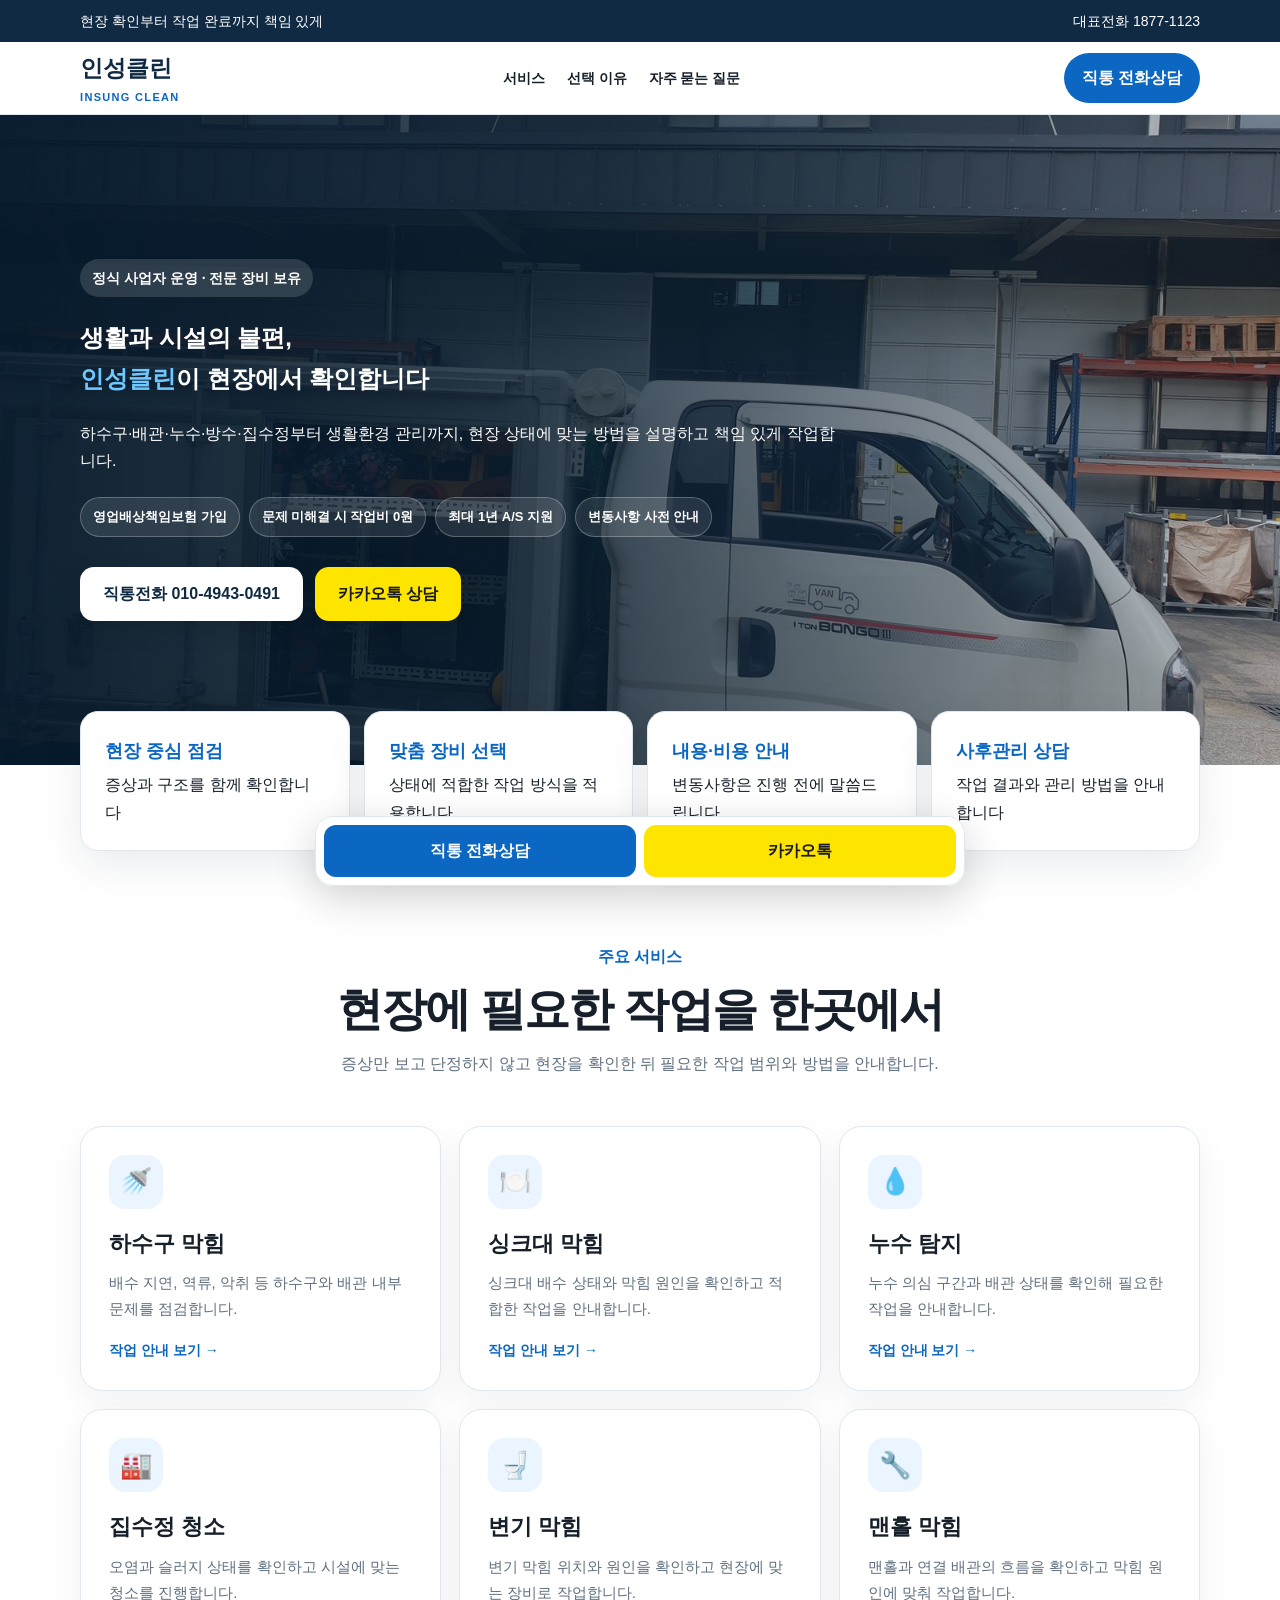
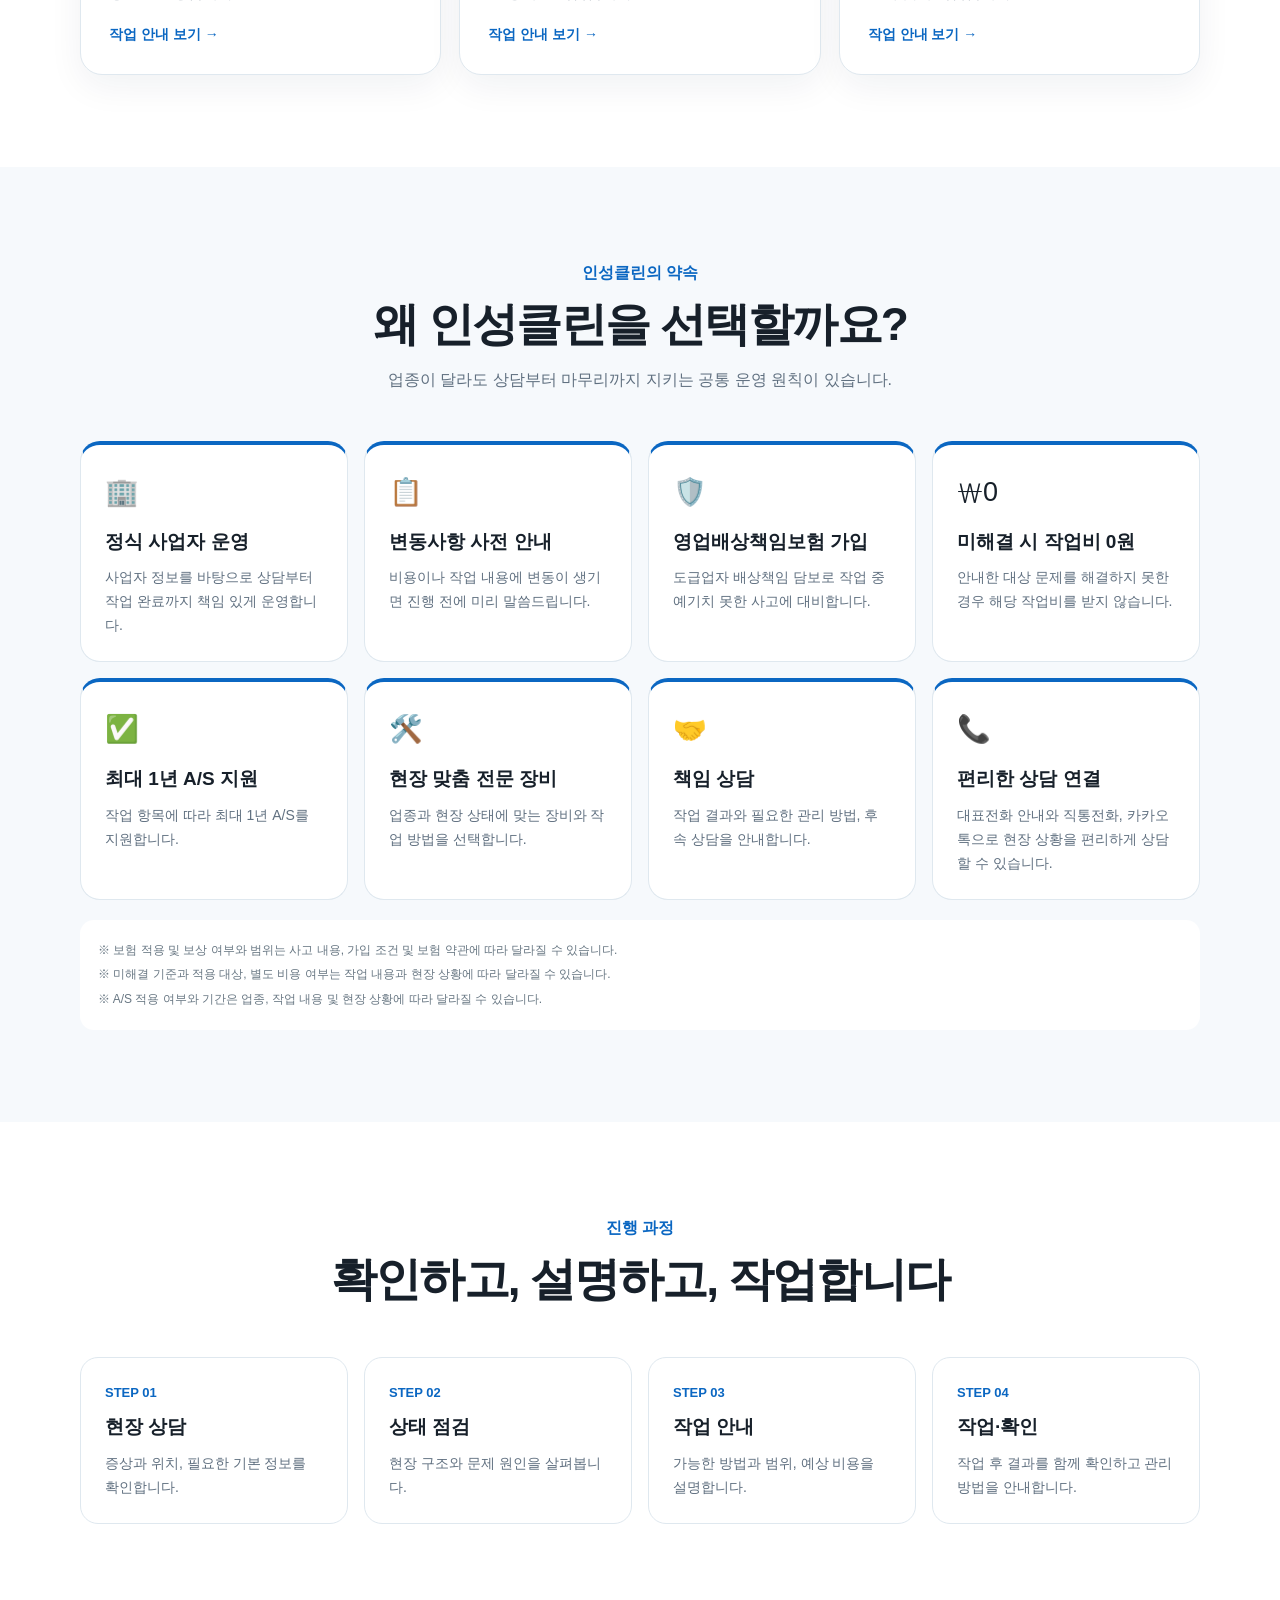
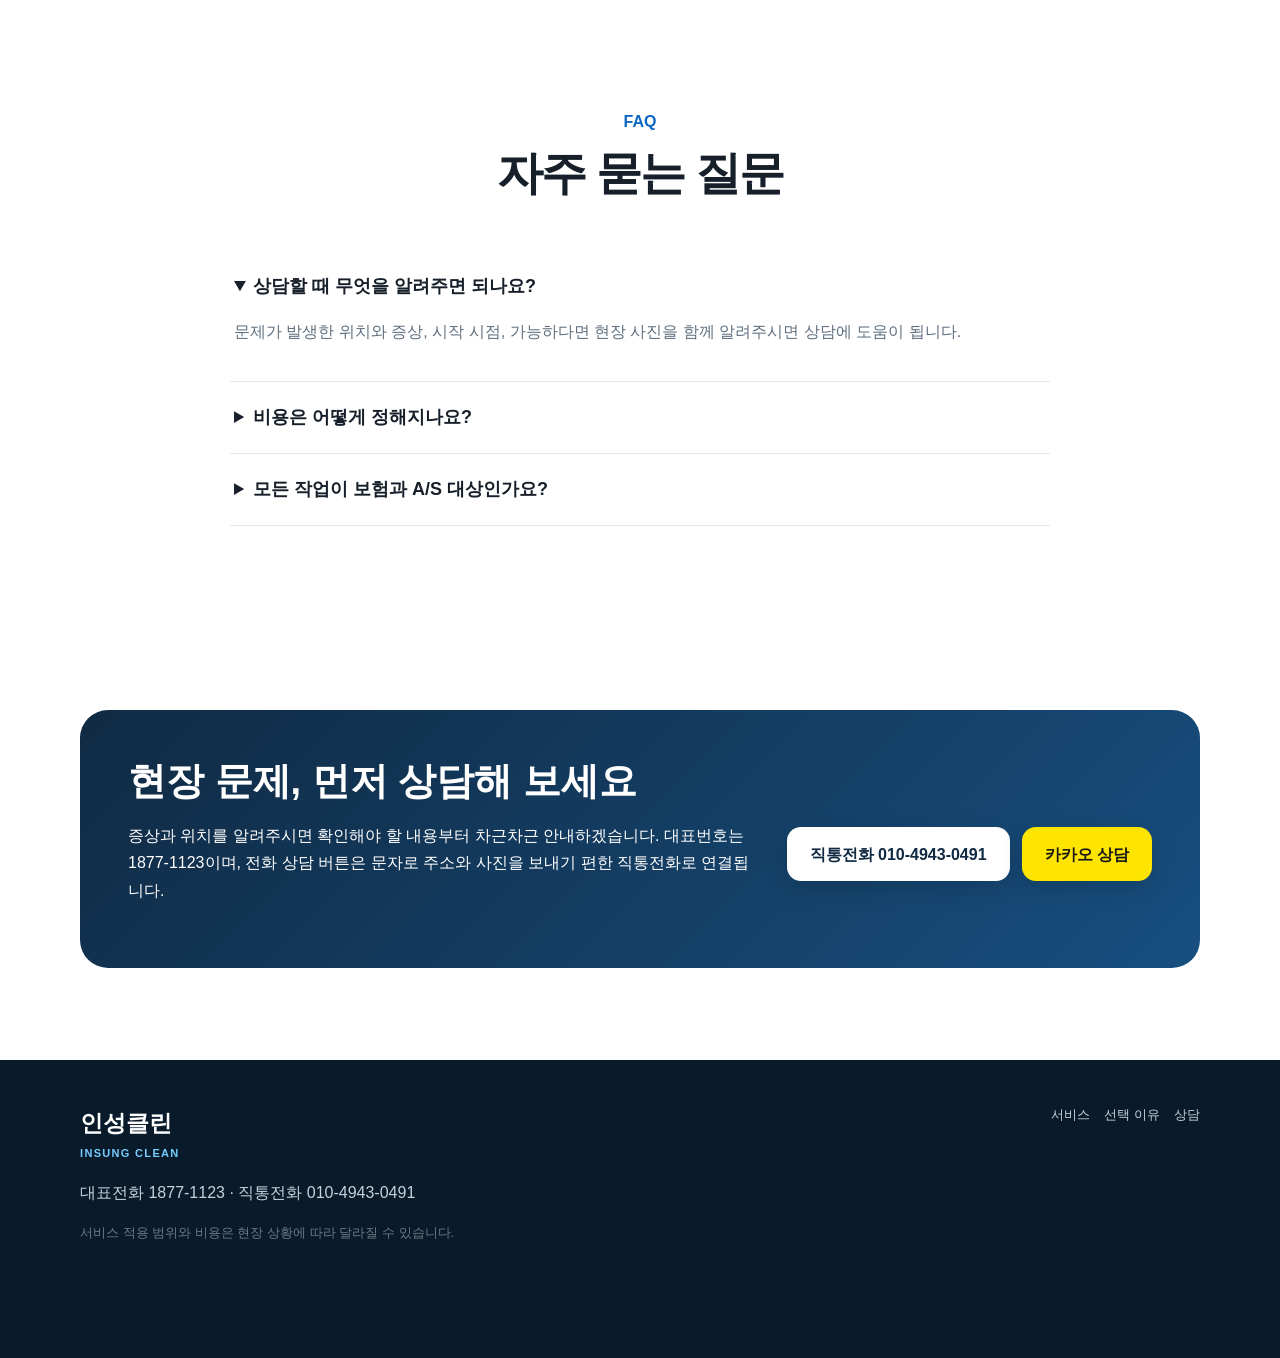
<file: index.html>
<!doctype html>
<html lang="ko">
<head>
  <meta charset="utf-8">
  <meta name="viewport" content="width=device-width,initial-scale=1">
  <title>인성클린 | 하수구·배관·누수·방수·집수정 전문</title>
  <meta name="description" content="하수구, 배관, 누수, 방수, 집수정 등 현장 상태를 확인하고 적합한 작업 방법을 안내하는 인성클린입니다. 대표전화 1877-1123.">
  <meta name="robots" content="index,follow">
  <meta name="google-site-verification" content="4gQ3dUxBrT20DulSLdSozx9s7vCe2J70S_cxH3F2Xt8">
  <meta name="naver-site-verification" content="6fc921fefd3c84c013053f02fdf6cbde39f08df6">
  <link rel="canonical" href="https://service.insungclean.com/">
  <meta property="og:url" content="https://service.insungclean.com/">
  <meta property="og:type" content="website">
  <meta property="og:title" content="안심하고 맡길 수 있는 인성클린">
  <meta property="og:description" content="현장 확인부터 작업 안내와 사후관리까지 책임 있게 진행합니다.">
  <meta property="og:image" content="https://service.insungclean.com/assets/images/hero.jpg">
  <link rel="stylesheet" href="assets/css/style.css">
  <link rel="stylesheet" href="assets/css/home.css">
</head>
<body>
  <div class="topbar"><div class="wrap"><span>현장 확인부터 작업 완료까지 책임 있게</span><span>대표전화 1877-1123</span></div></div>
  <header class="header">
    <div class="wrap">
      <a class="brand" href="/">인성클린<small>INSUNG CLEAN</small></a>
      <nav class="nav" aria-label="주요 메뉴">
        <a href="#services">서비스</a><a href="#promise">선택 이유</a><a href="#faq">자주 묻는 질문</a>
      </nav>
      <a class="header-call" href="tel:01049430491">직통 전화상담</a>
    </div>
  </header>

  <main>
    <section class="home-hero">
      <div class="wrap"><div class="hero-inner">
        <span class="eyebrow">정식 사업자 운영 · 전문 장비 보유</span>
        <h1>생활과 시설의 불편,<br><strong>인성클린</strong>이 현장에서 확인합니다</h1>
        <p>하수구·배관·누수·방수·집수정부터 생활환경 관리까지, 현장 상태에 맞는 방법을 설명하고 책임 있게 작업합니다.</p>
        <div class="hero-points"><span>영업배상책임보험 가입</span><span>문제 미해결 시 작업비 0원</span><span>최대 1년 A/S 지원</span><span>변동사항 사전 안내</span></div>
        <div class="cta-row"><a class="btn btn-phone" href="tel:01049430491">직통전화 010-4943-0491</a><a class="btn btn-kakao" href="http://pf.kakao.com/_xbuxann/chat">카카오톡 상담</a></div>
      </div></div>
    </section>

    <div class="wrap trust">
      <div class="trust-card"><b>현장 중심 점검</b><span>증상과 구조를 함께 확인합니다</span></div>
      <div class="trust-card"><b>맞춤 장비 선택</b><span>상태에 적합한 작업 방식을 적용합니다</span></div>
      <div class="trust-card"><b>내용·비용 안내</b><span>변동사항은 진행 전에 말씀드립니다</span></div>
      <div class="trust-card"><b>사후관리 상담</b><span>작업 결과와 관리 방법을 안내합니다</span></div>
    </div>

    <section class="section" id="services">
      <div class="wrap">
        <div class="section-title"><span class="tag">주요 서비스</span><h2>현장에 필요한 작업을 한곳에서</h2><p>증상만 보고 단정하지 않고 현장을 확인한 뒤 필요한 작업 범위와 방법을 안내합니다.</p></div>
        <div class="home-services">
          <a class="service-card" href="pages/서울-노원구-상계동-하수구막힘/index.html"><span class="service-icon">🚿</span><h3>하수구 막힘</h3><p>배수 지연, 역류, 악취 등 하수구와 배관 내부 문제를 점검합니다.</p><span class="more">작업 안내 보기 →</span></a>
          <a class="service-card" href="pages/서울-노원구-상계동-싱크대막힘/index.html"><span class="service-icon">🍽️</span><h3>싱크대 막힘</h3><p>싱크대 배수 상태와 막힘 원인을 확인하고 적합한 작업을 안내합니다.</p><span class="more">작업 안내 보기 →</span></a>
          <a class="service-card" href="pages/서울-노원구-상계동-누수탐지/index.html"><span class="service-icon">💧</span><h3>누수 탐지</h3><p>누수 의심 구간과 배관 상태를 확인해 필요한 작업을 안내합니다.</p><span class="more">작업 안내 보기 →</span></a>
          <a class="service-card" href="pages/서울-노원구-상계동-집수정청소/index.html"><span class="service-icon">🏭</span><h3>집수정 청소</h3><p>오염과 슬러지 상태를 확인하고 시설에 맞는 청소를 진행합니다.</p><span class="more">작업 안내 보기 →</span></a>
          <a class="service-card" href="pages/서울-노원구-상계동-변기막힘/index.html"><span class="service-icon">🚽</span><h3>변기 막힘</h3><p>변기 막힘 위치와 원인을 확인하고 현장에 맞는 장비로 작업합니다.</p><span class="more">작업 안내 보기 →</span></a>
          <a class="service-card" href="pages/서울-노원구-상계동-맨홀막힘/index.html"><span class="service-icon">🔧</span><h3>맨홀 막힘</h3><p>맨홀과 연결 배관의 흐름을 확인하고 막힘 원인에 맞춰 작업합니다.</p><span class="more">작업 안내 보기 →</span></a>
        </div>
      </div>
    </section>

    <section class="section alt" id="promise">
      <div class="wrap">
        <div class="section-title"><span class="tag">인성클린의 약속</span><h2>왜 인성클린을 선택할까요?</h2><p>업종이 달라도 상담부터 마무리까지 지키는 공통 운영 원칙이 있습니다.</p></div>
        <div class="promise-grid">
          <article class="promise-card"><span>🏢</span><h3>정식 사업자 운영</h3><p>사업자 정보를 바탕으로 상담부터 작업 완료까지 책임 있게 운영합니다.</p></article>
          <article class="promise-card"><span>📋</span><h3>변동사항 사전 안내</h3><p>비용이나 작업 내용에 변동이 생기면 진행 전에 미리 말씀드립니다.</p></article>
          <article class="promise-card"><span>🛡️</span><h3>영업배상책임보험 가입</h3><p>도급업자 배상책임 담보로 작업 중 예기치 못한 사고에 대비합니다.</p></article>
          <article class="promise-card"><span>₩0</span><h3>미해결 시 작업비 0원</h3><p>안내한 대상 문제를 해결하지 못한 경우 해당 작업비를 받지 않습니다.</p></article>
          <article class="promise-card"><span>✅</span><h3>최대 1년 A/S 지원</h3><p>작업 항목에 따라 최대 1년 A/S를 지원합니다.</p></article>
          <article class="promise-card"><span>🛠️</span><h3>현장 맞춤 전문 장비</h3><p>업종과 현장 상태에 맞는 장비와 작업 방법을 선택합니다.</p></article>
          <article class="promise-card"><span>🤝</span><h3>책임 상담</h3><p>작업 결과와 필요한 관리 방법, 후속 상담을 안내합니다.</p></article>
          <article class="promise-card"><span>📞</span><h3>편리한 상담 연결</h3><p>대표전화 안내와 직통전화, 카카오톡으로 현장 상황을 편리하게 상담할 수 있습니다.</p></article>
        </div>
        <div class="promise-notice">
          <p>※ 보험 적용 및 보상 여부와 범위는 사고 내용, 가입 조건 및 보험 약관에 따라 달라질 수 있습니다.</p>
          <p>※ 미해결 기준과 적용 대상, 별도 비용 여부는 작업 내용과 현장 상황에 따라 달라질 수 있습니다.</p>
          <p>※ A/S 적용 여부와 기간은 업종, 작업 내용 및 현장 상황에 따라 달라질 수 있습니다.</p>
        </div>
      </div>
    </section>

    <section class="section">
      <div class="wrap">
        <div class="section-title"><span class="tag">진행 과정</span><h2>확인하고, 설명하고, 작업합니다</h2></div>
        <div class="home-process">
          <article><b>STEP 01</b><h3>현장 상담</h3><p>증상과 위치, 필요한 기본 정보를 확인합니다.</p></article>
          <article><b>STEP 02</b><h3>상태 점검</h3><p>현장 구조와 문제 원인을 살펴봅니다.</p></article>
          <article><b>STEP 03</b><h3>작업 안내</h3><p>가능한 방법과 범위, 예상 비용을 설명합니다.</p></article>
          <article><b>STEP 04</b><h3>작업·확인</h3><p>작업 후 결과를 함께 확인하고 관리 방법을 안내합니다.</p></article>
        </div>
      </div>
    </section>

    <section class="section" id="faq">
      <div class="wrap">
        <div class="section-title"><span class="tag">FAQ</span><h2>자주 묻는 질문</h2></div>
        <div class="faq">
          <details open><summary>상담할 때 무엇을 알려주면 되나요?</summary><p>문제가 발생한 위치와 증상, 시작 시점, 가능하다면 현장 사진을 함께 알려주시면 상담에 도움이 됩니다.</p></details>
          <details><summary>비용은 어떻게 정해지나요?</summary><p>작업 종류뿐 아니라 현장 구조, 문제 구간, 필요한 장비와 작업 범위에 따라 달라질 수 있습니다. 변동사항이 생기면 진행 전에 안내합니다.</p></details>
          <details><summary>모든 작업이 보험과 A/S 대상인가요?</summary><p>보험 보상 여부와 A/S 적용 여부·기간은 작업 내용, 현장 상황 및 관련 약관에 따라 달라질 수 있습니다.</p></details>
        </div>
      </div>
    </section>

    <section class="section" id="contact">
      <div class="wrap"><div class="contact-box"><div><h2>현장 문제, 먼저 상담해 보세요</h2><p>증상과 위치를 알려주시면 확인해야 할 내용부터 차근차근 안내하겠습니다. 대표번호는 1877-1123이며, 전화 상담 버튼은 문자로 주소와 사진을 보내기 편한 직통전화로 연결됩니다.</p></div><div class="cta-row"><a class="btn btn-phone" href="tel:01049430491">직통전화 010-4943-0491</a><a class="btn btn-kakao" href="http://pf.kakao.com/_xbuxann/chat">카카오 상담</a></div></div></div>
    </section>
  </main>

  <footer class="footer"><div class="wrap home-footer-grid"><div><a class="brand brand-white" href="/">인성클린<small>INSUNG CLEAN</small></a><p>대표전화 1877-1123 · 직통전화 010-4943-0491</p><p class="notice">서비스 적용 범위와 비용은 현장 상황에 따라 달라질 수 있습니다.</p></div><div class="home-footer-links"><a href="#services">서비스</a><a href="#promise">선택 이유</a><a href="#contact">상담</a></div></div></footer>
  <div class="fixed-cta"><a class="fixed-phone" href="tel:01049430491">직통 전화상담</a><a class="fixed-kakao" href="http://pf.kakao.com/_xbuxann/chat">카카오톡</a></div>
</body>
</html>
</file>
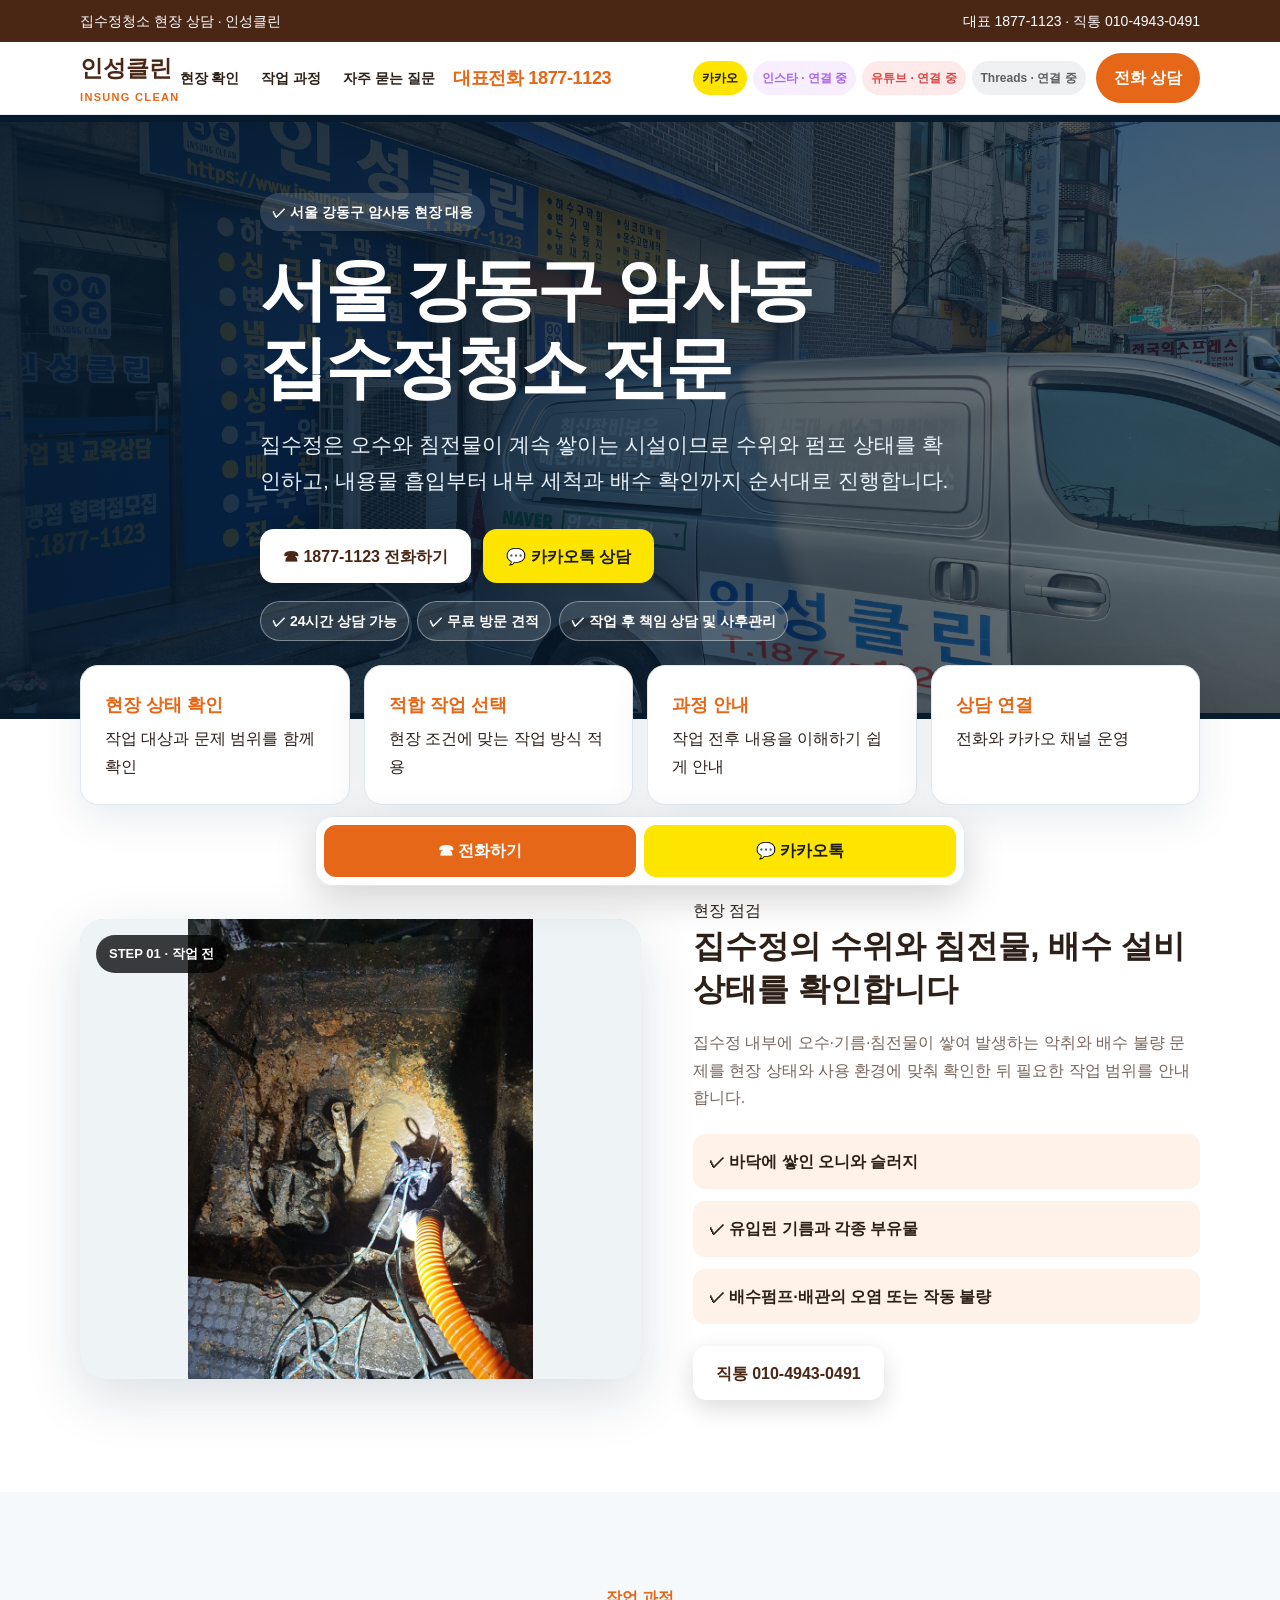
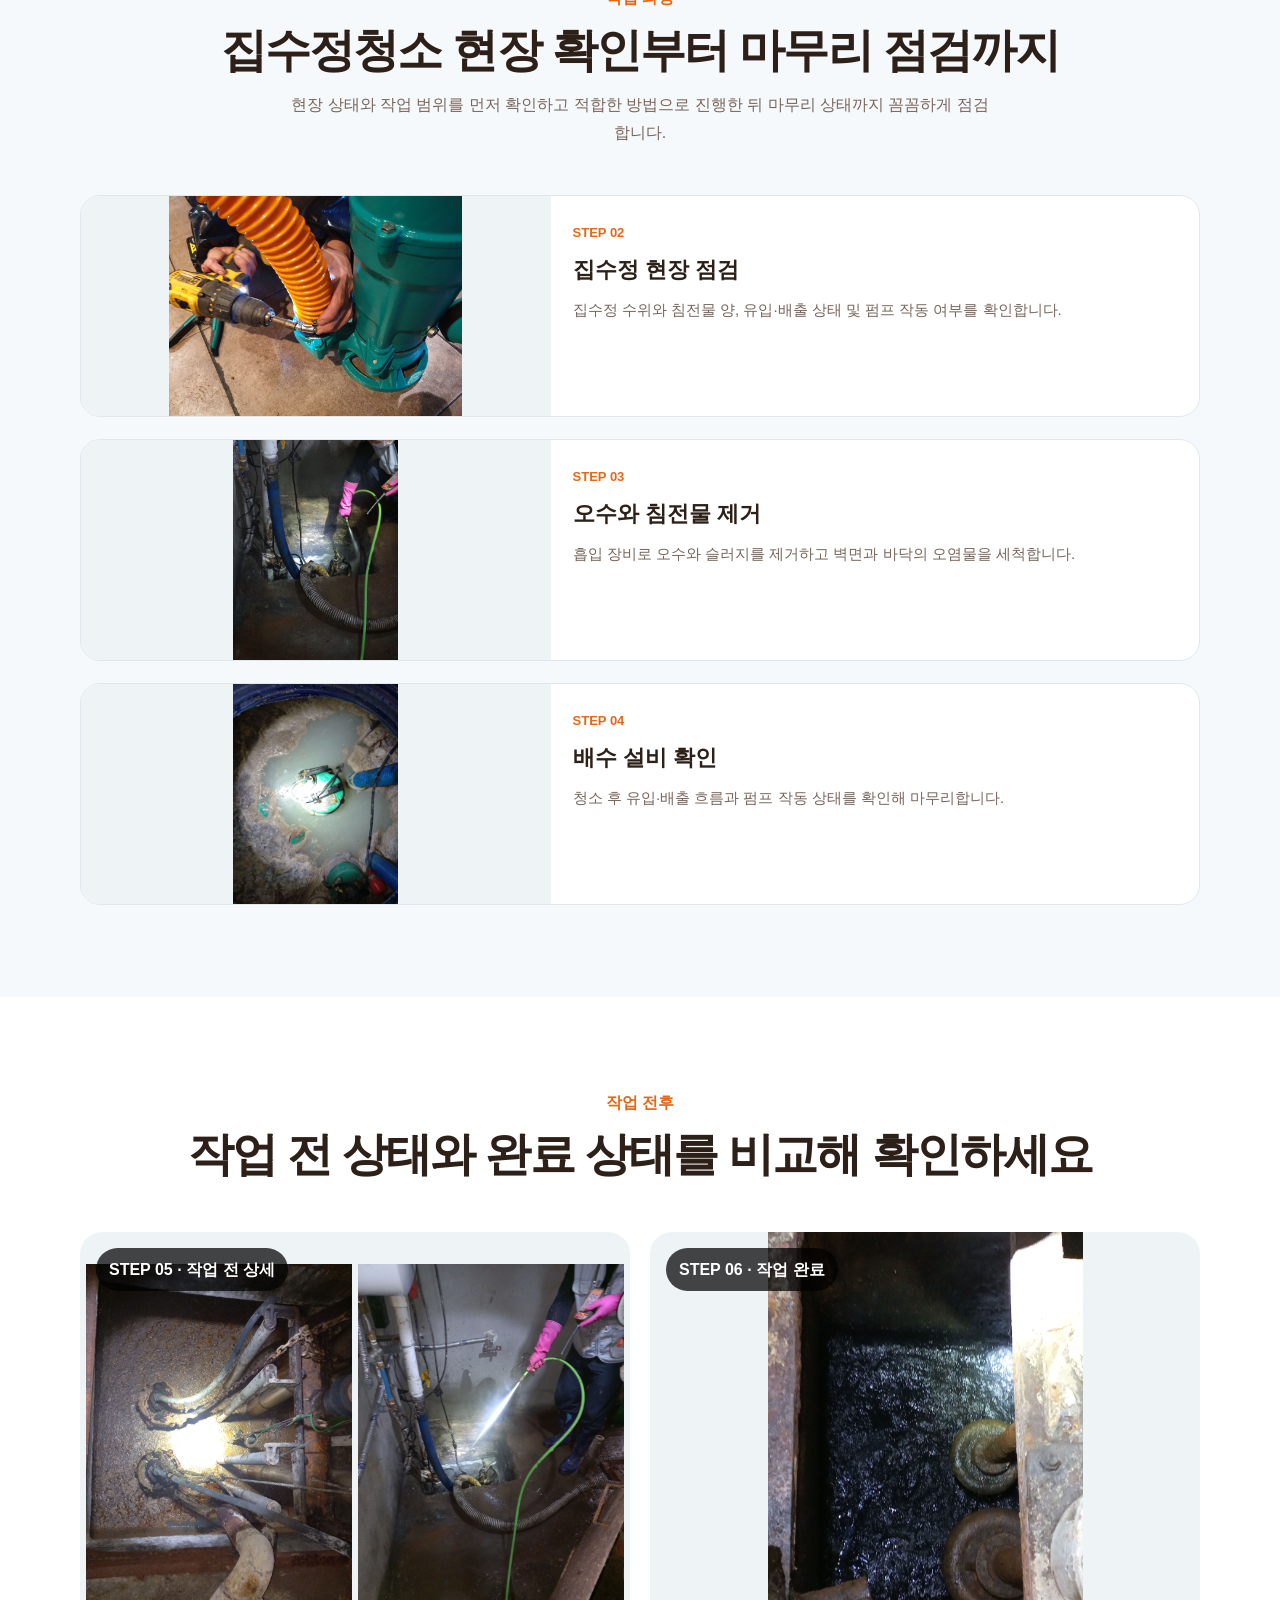
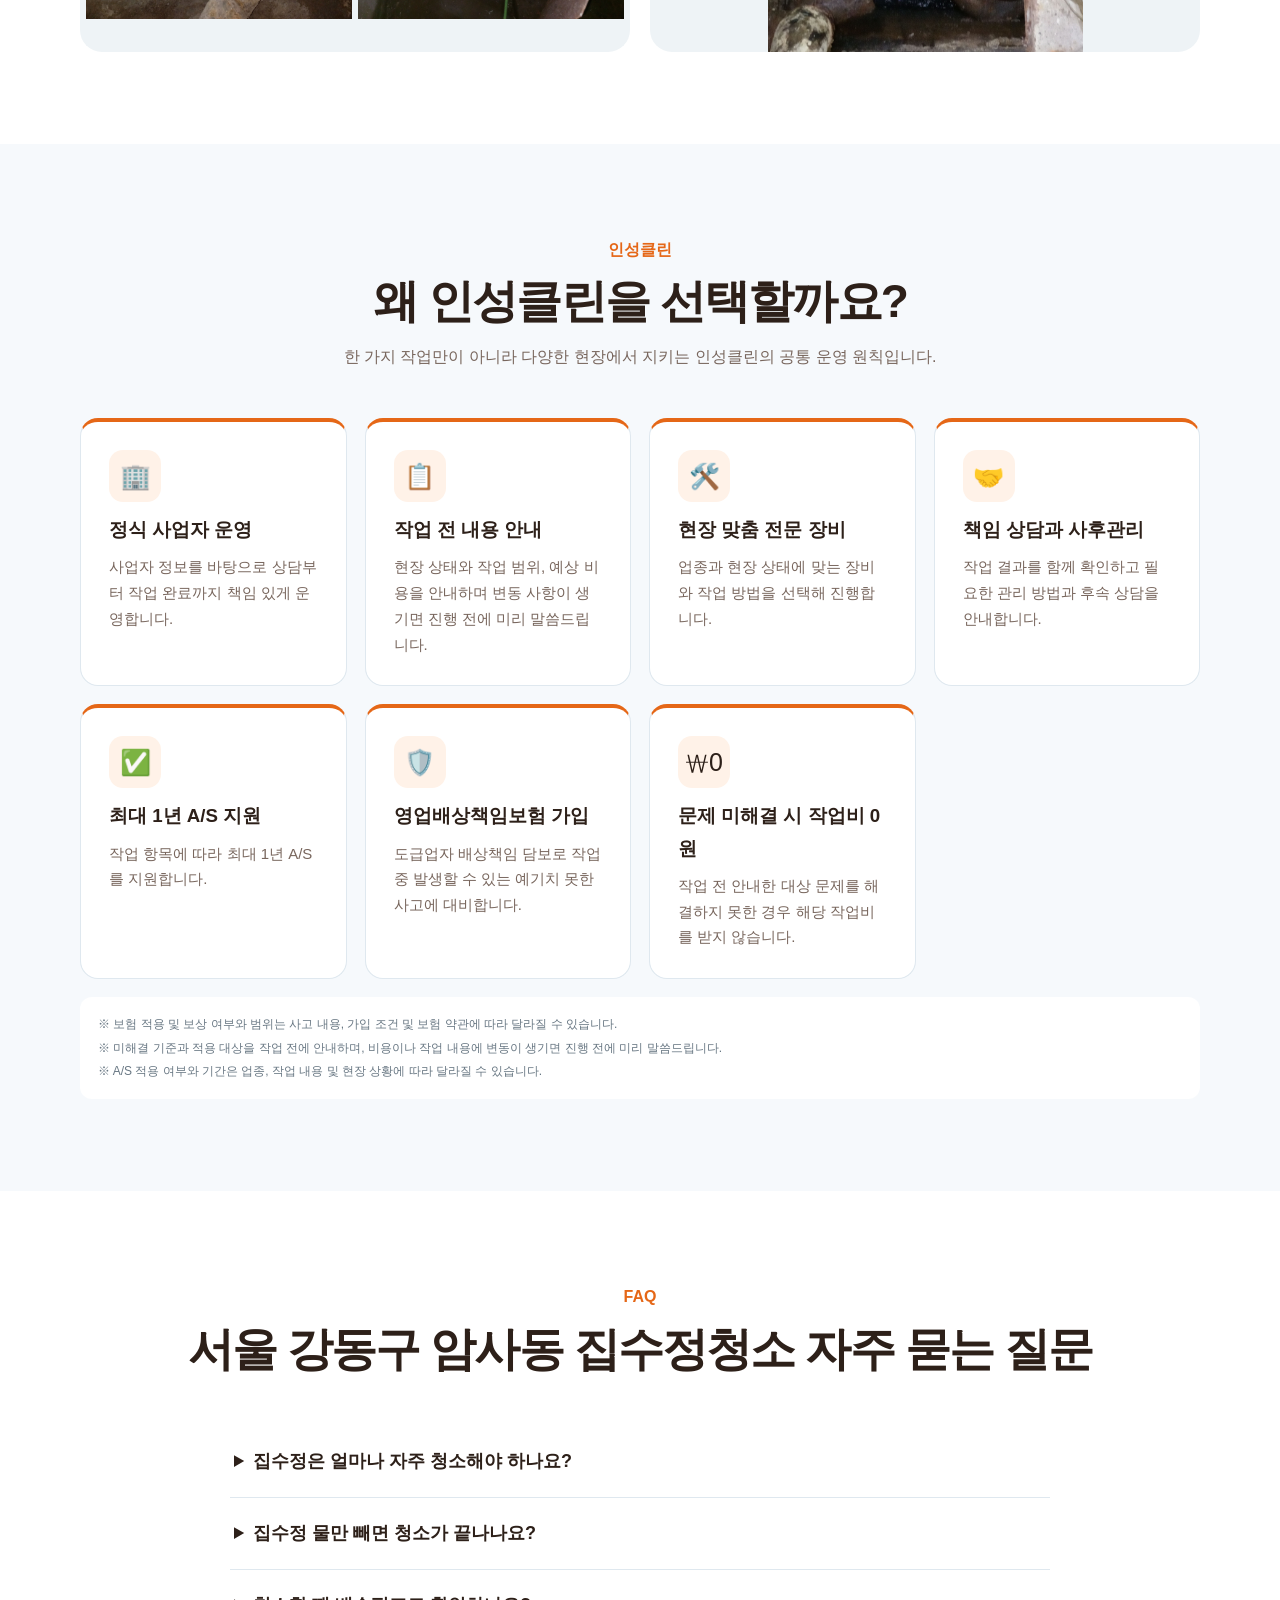
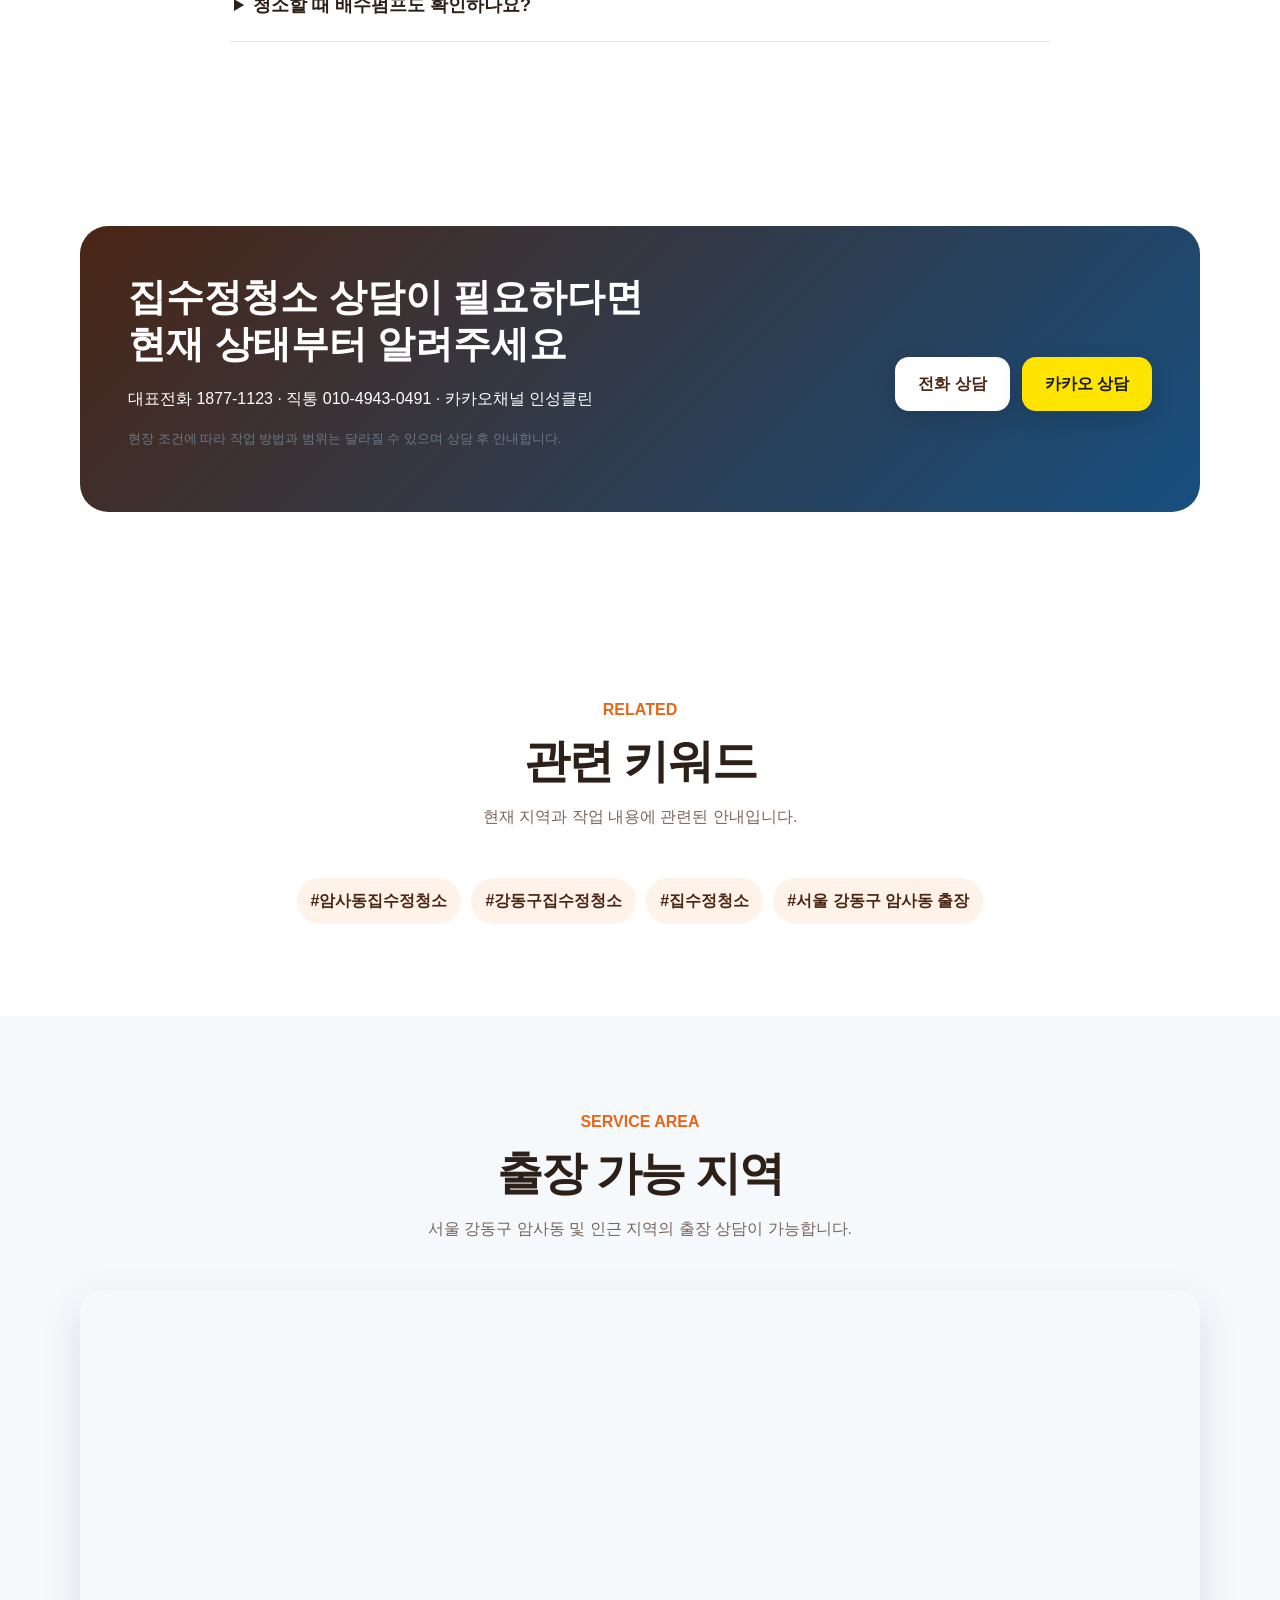
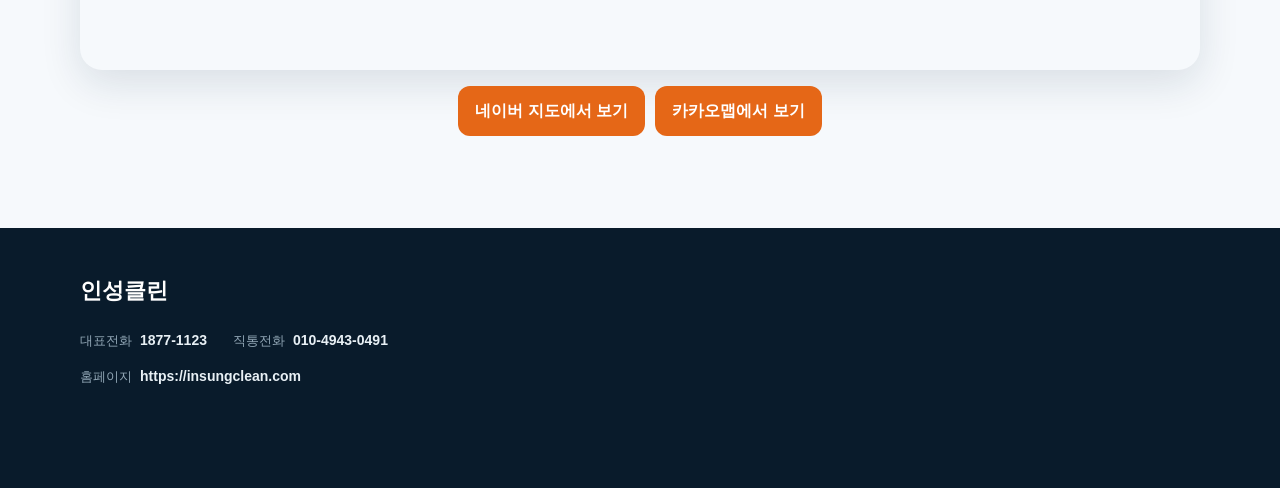
<file: pages/서울-강동구-암사동-집수정청소/index.html>
<!doctype html>
<html lang="ko"><head><meta charset="utf-8"><meta name="viewport" content="width=device-width,initial-scale=1">
<title>서울 강동구 암사동 집수정청소 전문 인성클린</title><meta name="description" content="서울 강동구 암사동 집수정청소 현장 확인부터 맞춤 작업과 마무리 안내까지. 인성클린 대표 1877-1123 직통 010-4943-0491.">
<meta name="robots" content="index,follow"><meta property="og:title" content="서울 강동구 암사동 집수정청소 전문 인성클린"><meta property="og:description" content="서울 강동구 암사동 집수정청소 현장 점검과 작업 안내. 인성클린 대표 1877-1123, 직통 010-4943-0491."><meta property="og:type" content="website"><meta property="og:image" content="assets/images/hero.jpg">
<link rel="stylesheet" href="../../assets/css/style.css"><link rel="canonical" href="https://service.insungclean.com/pages/%EC%84%9C%EC%9A%B8-%EA%B0%95%EB%8F%99%EA%B5%AC-%EC%95%94%EC%82%AC%EB%8F%99-%EC%A7%91%EC%88%98%EC%A0%95%EC%B2%AD%EC%86%8C/">
<script type="application/ld+json">{"@context":"https://schema.org","@type":"LocalBusiness","name":"인성클린","telephone":"1877-1123","areaServed":"서울 강동구 암사동","url":"https://service.insungclean.com/pages/%EC%84%9C%EC%9A%B8-%EA%B0%95%EB%8F%99%EA%B5%AC-%EC%95%94%EC%82%AC%EB%8F%99-%EC%A7%91%EC%88%98%EC%A0%95%EC%B2%AD%EC%86%8C/"}</script><style id="photo-step-label-style">
.photo{position:relative}.photo-stage-label{position:absolute;left:16px;top:16px;z-index:2;background:rgba(0,0,0,.76);color:#fff;padding:8px 13px;border-radius:999px;font-size:13px;font-weight:900}
</style><style id="brand-reason-style">
.why.brand-reasons{grid-template-columns:repeat(auto-fit,minmax(220px,1fr))}
.brand-reason-card{border-top:4px solid var(--blue)}.brand-reason-card span{display:flex;align-items:center;justify-content:center;width:52px;height:52px;border-radius:14px;background:var(--sky);font-size:25px}
.brand-reason-notice{margin-top:18px;padding:14px 18px;border-radius:12px;background:#fff;color:#687783;font-size:12px}.brand-reason-notice p{margin:3px 0}
</style><style id="generated-contact-style">
.header-socials{display:flex;align-items:center;gap:6px;margin-left:auto;margin-right:10px}.header-social-link{font-size:12px;font-weight:800;padding:7px 9px;border-radius:999px;background:var(--sky);color:var(--navy)}
.header-social-link.kakao{background:#fee500;color:#191919}.header-social-link.instagram{background:#f4e8ff;color:#8a2be2}.header-social-link.youtube{background:#fee2e2;color:#c00}
.header-social-link.threads{background:#e8eaed;color:#202124}.header-social-link.pending{opacity:.72;cursor:default}
.service-badges{display:flex;flex-wrap:wrap;gap:8px;margin-top:18px}.service-badges span{padding:7px 11px;border:1px solid rgba(255,255,255,.38);border-radius:999px;background:rgba(255,255,255,.12);font-size:14px;font-weight:800}
.fixed-cta.single-action{grid-template-columns:1fr}
@media(max-width:760px){.header-socials{display:none}.service-badges{gap:6px}.service-badges span{font-size:12px;padding:6px 9px}}
</style><style id="generated-homepage-style">.footer-home-link{color:inherit;text-decoration:none}</style><style id="footer-business-style">
.footer-company{display:block;margin-bottom:18px;color:#fff;font-size:22px}.footer-info-grid{display:flex;flex-wrap:wrap;gap:12px 26px}.footer-info-item{display:flex;gap:8px;align-items:baseline}.footer-info-item span{color:#91a6b5;font-size:13px}.footer-info-item strong{color:#e8f0f5;font-size:14px}.footer-info-item a{color:inherit;text-decoration:none}.footer-info-item:last-child{flex-basis:100%}
@media(max-width:600px){.footer-info-grid{display:grid;gap:9px}.footer-info-item{justify-content:space-between}.footer-info-item:last-child{display:block}.footer-info-item:last-child span{display:block;margin-bottom:3px}}
</style><style id="generated-style">
:root{--navy:#4a2615;--blue:#e56717;--sky:#fff2e8;--ink:#2d2019;--muted:#78665d;}
.layout-premium .section>.wrap,.layout-premium .contact-box{max-width:1180px}.layout-premium .why-card{box-shadow:0 18px 45px rgba(0,0,0,.10)}
.layout-review .faq details{background:var(--sky);border:0;border-radius:16px;padding:20px;margin:12px 0}.layout-review .why-card{border-left:5px solid var(--blue)}
.layout-magazine h1,.layout-magazine h2,.layout-magazine h3{font-family:Georgia,"Noto Serif KR",serif}.layout-magazine .step,.layout-magazine .why-card{border-radius:2px}
.layout-blog .wrap{--max:900px}.layout-blog .process{grid-template-columns:1fr}.layout-blog .step{display:grid;grid-template-columns:260px 1fr}
.layout-before-after .before-after{gap:8px}.layout-before-after .ba-card{border-radius:8px;box-shadow:0 16px 45px rgba(0,0,0,.18)}
.photos-grid .process{grid-template-columns:repeat(2,1fr)}.photos-grid .process .step:last-child{grid-column:1/-1}
.photos-vertical .process{grid-template-columns:1fr}.photos-vertical .step{display:grid;grid-template-columns:minmax(260px,42%) 1fr}
.photos-slider .process{display:flex;overflow-x:auto;scroll-snap-type:x mandatory;padding-bottom:12px}.photos-slider .step{min-width:min(82vw,430px);scroll-snap-align:start}
@media(max-width:600px){.layout-blog .step,.photos-vertical .step{display:block}.photos-grid .process{grid-template-columns:1fr}.photos-grid .process .step:last-child{grid-column:auto}}
</style><meta property="og:url" content="https://service.insungclean.com/pages/%EC%84%9C%EC%9A%B8-%EA%B0%95%EB%8F%99%EA%B5%AC-%EC%95%94%EC%82%AC%EB%8F%99-%EC%A7%91%EC%88%98%EC%A0%95%EC%B2%AD%EC%86%8C/"><style id="generated-seo-style">
.seo-tags{display:flex;flex-wrap:wrap;justify-content:center;gap:10px}.seo-tag{padding:9px 14px;border-radius:999px;background:var(--sky);color:var(--navy);font-weight:800}
.seo-map iframe{display:block;width:100%;height:380px;border:0;border-radius:22px;box-shadow:0 14px 40px rgba(16,42,67,.12)}
.seo-map-links{display:flex;justify-content:center;gap:10px;margin-top:16px}.seo-map-links a{padding:11px 17px;border-radius:12px;background:var(--blue);color:#fff;font-weight:800}
@media(max-width:600px){.seo-map iframe{height:300px}.seo-map-links{flex-direction:column;text-align:center}}
</style><style id="generated-hero-photo">.hero{background-image:linear-gradient(100deg,rgba(6,25,43,.90),rgba(6,25,43,.55)),url('images/00_COVER_대표-1.jpg')!important;}</style><style id="generated-collage-style">
.generated-collage{display:grid!important;grid-template-columns:repeat(2,1fr);gap:6px;overflow:hidden;width:100%;background:#eef3f6;padding:6px}
.generated-collage img{width:100%!important;height:100%!important;object-fit:contain!important;object-position:center!important;min-width:0;background:#fff}
.generated-collage.count-2{grid-template-columns:repeat(2,1fr)}
.generated-collage.count-3{grid-template-columns:1.35fr 1fr;grid-template-rows:1fr 1fr}
.generated-collage.count-3 img:first-child{grid-row:1/3}
.step>.generated-collage{height:220px}.ba-card>.generated-collage{height:420px}.photo>.generated-collage{height:460px}
@media(max-width:600px){.ba-card>.generated-collage{height:300px}.photo>.generated-collage{height:320px}}
</style><style id="photo-display-settings">
.hero{min-height:460px!important;background-size:100% 100%,contain!important;background-position:center,center!important;background-repeat:no-repeat,no-repeat!important;background-color:#0b2033!important}
.photo img,.step img,.ba-card img{object-fit:contain!important;object-position:center!important;background:#eef3f6}
</style></head>
<body class="layout-basic theme-orange photos-vertical"><div class="topbar"><div class="wrap"><span>집수정청소 현장 상담 · 인성클린</span><span>대표 1877-1123 · 직통 010-4943-0491</span></div></div>
<header class="header"><div class="wrap"><a class="brand" href="https://insungclean.com">인성클린<small>INSUNG CLEAN</small></a><nav class="nav"><a href="#diagnosis">현장 확인</a><a href="#process">작업 과정</a><a href="#faq">자주 묻는 질문</a></nav><span class="header-main-phone">대표전화 1877-1123</span><div class="header-socials"><a class="header-social-link kakao" href="http://pf.kakao.com/_xbuxann/chat" target="_blank" rel="noopener">카카오</a><span class="header-social-link instagram pending" title="인스타 연결 준비 중">인스타 · 연결 중</span><span class="header-social-link youtube pending" title="유튜브 연결 준비 중">유튜브 · 연결 중</span><span class="header-social-link threads pending" title="Threads 연결 준비 중">Threads · 연결 중</span></div><a class="header-call" href="tel:01049430491">전화 상담</a></div></header>
<main><section class="hero"><div class="wrap hero-inner"><span class="eyebrow">✓ 서울 강동구 암사동 현장 대응</span><h1>서울 강동구 암사동<br>집수정청소 전문</h1><p>집수정은 오수와 침전물이 계속 쌓이는 시설이므로 수위와 펌프 상태를 확인하고, 내용물 흡입부터 내부 세척과 배수 확인까지 순서대로 진행합니다.</p><div class="cta-row"><a class="btn btn-phone" href="tel:01049430491">☎ 1877-1123 전화하기</a><a class="btn btn-kakao" href="http://pf.kakao.com/_xbuxann/chat" rel="noopener">💬 카카오톡 상담</a></div><div class="service-badges"><span>✓ 24시간 상담 가능</span><span>✓ 무료 방문 견적</span><span>✓ 작업 후 책임 상담 및 사후관리</span></div></div></section>
<div class="wrap trust"><div class="trust-card"><b>현장 상태 확인</b><span>작업 대상과 문제 범위를 함께 확인</span></div><div class="trust-card"><b>적합 작업 선택</b><span>현장 조건에 맞는 작업 방식 적용</span></div><div class="trust-card"><b>과정 안내</b><span>작업 전후 내용을 이해하기 쉽게 안내</span></div><div class="trust-card"><b>상담 연결</b><span>전화와 카카오 채널 운영</span></div></div>
<section class="section" id="diagnosis"><div class="wrap split"><div class="photo"><span class="photo-stage-label">STEP 01 · 작업 전</span><img src="images/01_STEP1_작업전-1.jpg" alt="집수정청소 작업 전"></div><div class="content"><span class="tag">현장 점검</span><h3>집수정의 수위와 침전물, 배수 설비 상태를 확인합니다</h3><p>집수정 내부에 오수·기름·침전물이 쌓여 발생하는 악취와 배수 불량 문제를 현장 상태와 사용 환경에 맞춰 확인한 뒤 필요한 작업 범위를 안내합니다.</p><div class="checks"><div class="check">✓ 바닥에 쌓인 오니와 슬러지</div><div class="check">✓ 유입된 기름과 각종 부유물</div><div class="check">✓ 배수펌프·배관의 오염 또는 작동 불량</div></div><a class="btn btn-phone" href="tel:010-4943-0491">직통 010-4943-0491</a></div></div></section>
<section class="section alt" id="process"><div class="wrap"><div class="section-title"><span class="tag">작업 과정</span><h2>집수정청소 현장 확인부터 마무리 점검까지</h2><p>현장 상태와 작업 범위를 먼저 확인하고 적합한 방법으로 진행한 뒤 마무리 상태까지 꼼꼼하게 점검합니다.</p></div><div class="process"><article class="step"><img src="images/02_STEP2_점검-1.jpg" alt="집수정청소 현장 점검"><div class="step-body"><span class="step-num">STEP 02</span><h3>집수정 현장 점검</h3><p>집수정 수위와 침전물 양, 유입·배출 상태 및 펌프 작동 여부를 확인합니다.</p></div></article><article class="step"><img src="images/03_STEP3_장비-1.jpg" alt="집수정청소 작업 준비"><div class="step-body"><span class="step-num">STEP 03</span><h3>오수와 침전물 제거</h3><p>흡입 장비로 오수와 슬러지를 제거하고 벽면과 바닥의 오염물을 세척합니다.</p></div></article><article class="step"><img src="images/04_STEP4_작업중-1.jpg" alt="집수정청소 작업 중"><div class="step-body"><span class="step-num">STEP 04</span><h3>배수 설비 확인</h3><p>청소 후 유입·배출 흐름과 펌프 작동 상태를 확인해 마무리합니다.</p></div></article></div></div></section>
<section class="section"><div class="wrap"><div class="section-title"><span class="tag">작업 전후</span><h2>작업 전 상태와 완료 상태를 비교해 확인하세요</h2></div><div class="before-after"><div class="ba-card"><div class="generated-collage count-2"><img src="images/05_STEP5_작업전상세-1.jpg" alt="집수정청소 작업 전 상세"><img src="images/05_STEP5_작업전상세-2.jpg" alt="집수정청소 작업 전 상세"></div><span class="ba-label">STEP 05 · 작업 전 상세</span></div><div class="ba-card"><img src="images/06_STEP6_작업완료-1.jpg" alt="집수정청소 작업 완료"><span class="ba-label">STEP 06 · 작업 완료</span></div></div></div></section>
<section class="section alt"><div class="wrap"><div class="section-title"><span class="tag">인성클린</span><h2>왜 인성클린을 선택할까요?</h2><p>한 가지 작업만이 아니라 다양한 현장에서 지키는 인성클린의 공통 운영 원칙입니다.</p></div><div class="why brand-reasons"><article class="why-card brand-reason-card"><span>🏢</span><h3>정식 사업자 운영</h3><p>사업자 정보를 바탕으로 상담부터 작업 완료까지 책임 있게 운영합니다.</p></article><article class="why-card brand-reason-card"><span>📋</span><h3>작업 전 내용 안내</h3><p>현장 상태와 작업 범위, 예상 비용을 안내하며 변동 사항이 생기면 진행 전에 미리 말씀드립니다.</p></article><article class="why-card brand-reason-card"><span>🛠️</span><h3>현장 맞춤 전문 장비</h3><p>업종과 현장 상태에 맞는 장비와 작업 방법을 선택해 진행합니다.</p></article><article class="why-card brand-reason-card"><span>🤝</span><h3>책임 상담과 사후관리</h3><p>작업 결과를 함께 확인하고 필요한 관리 방법과 후속 상담을 안내합니다.</p></article><article class="why-card brand-reason-card"><span>✅</span><h3>최대 1년 A/S 지원</h3><p>작업 항목에 따라 최대 1년 A/S를 지원합니다.</p></article><article class="why-card brand-reason-card"><span>🛡️</span><h3>영업배상책임보험 가입</h3><p>도급업자 배상책임 담보로 작업 중 발생할 수 있는 예기치 못한 사고에 대비합니다.</p></article><article class="why-card brand-reason-card"><span>₩0</span><h3>문제 미해결 시 작업비 0원</h3><p>작업 전 안내한 대상 문제를 해결하지 못한 경우 해당 작업비를 받지 않습니다.</p></article></div><div class="brand-reason-notice"><p>※ 보험 적용 및 보상 여부와 범위는 사고 내용, 가입 조건 및 보험 약관에 따라 달라질 수 있습니다.</p><p>※ 미해결 기준과 적용 대상을 작업 전에 안내하며, 비용이나 작업 내용에 변동이 생기면 진행 전에 미리 말씀드립니다.</p><p>※ A/S 적용 여부와 기간은 업종, 작업 내용 및 현장 상황에 따라 달라질 수 있습니다.</p></div></div></section>
<section class="section" id="faq"><div class="wrap"><div class="section-title"><span class="tag">FAQ</span><h2>서울 강동구 암사동 집수정청소 자주 묻는 질문</h2></div><div class="faq"><details><summary>집수정은 얼마나 자주 청소해야 하나요?</summary><p>사용량과 유입되는 오염물에 따라 다르므로 수위 상승, 악취, 펌프 작동 횟수와 침전물 상태를 기준으로 점검 주기를 정하는 것이 좋습니다.</p></details><details><summary>집수정 물만 빼면 청소가 끝나나요?</summary><p>물만 배출하면 바닥과 벽면의 오니가 남을 수 있어 침전물 흡입과 내부 세척이 함께 필요할 수 있습니다.</p></details><details><summary>청소할 때 배수펌프도 확인하나요?</summary><p>청소 전후로 펌프 작동과 유입·배출 상태를 확인하며 이상이 있으면 별도 점검이 필요한 부분을 안내합니다.</p></details></div></div></section>
<section class="section"><div class="wrap contact-box"><div><h2>집수정청소 상담이 필요하다면<br>현재 상태부터 알려주세요</h2><p>대표전화 1877-1123 · 직통 010-4943-0491 · 카카오채널 인성클린</p><p class="notice">현장 조건에 따라 작업 방법과 범위는 달라질 수 있으며 상담 후 안내합니다.</p></div><div class="cta-row"><a class="btn btn-phone" href="tel:01049430491">전화 상담</a><a class="btn btn-kakao" href="http://pf.kakao.com/_xbuxann/chat" rel="noopener">카카오 상담</a></div></div></section><section class="section seo-related"><div class="wrap"><div class="section-title"><span class="tag">RELATED</span><h2>관련 키워드</h2><p>현재 지역과 작업 내용에 관련된 안내입니다.</p></div><div class="seo-tags"><span class="seo-tag">#암사동집수정청소</span><span class="seo-tag">#강동구집수정청소</span><span class="seo-tag">#집수정청소</span><span class="seo-tag">#서울 강동구 암사동 출장</span></div></div></section><section class="section alt seo-map"><div class="wrap"><div class="section-title"><span class="tag">SERVICE AREA</span><h2>출장 가능 지역</h2><p>서울 강동구 암사동 및 인근 지역의 출장 상담이 가능합니다.</p></div><iframe title="출장 가능 지역" loading="lazy" src="https://www.google.com/maps?q=%EC%84%9C%EC%9A%B8%20%EA%B0%95%EB%8F%99%EA%B5%AC%20%EC%95%94%EC%82%AC%EB%8F%99&amp;output=embed"></iframe><div class="seo-map-links"><a href="https://map.naver.com/p/search/%EC%84%9C%EC%9A%B8%20%EA%B0%95%EB%8F%99%EA%B5%AC%20%EC%95%94%EC%82%AC%EB%8F%99" target="_blank" rel="noopener">네이버 지도에서 보기</a><a href="https://map.kakao.com/?q=%EC%84%9C%EC%9A%B8%20%EA%B0%95%EB%8F%99%EA%B5%AC%20%EC%95%94%EC%82%AC%EB%8F%99" target="_blank" rel="noopener">카카오맵에서 보기</a></div></div></section></main>
<footer class="footer"><div class="wrap"><b class="footer-company">인성클린</b><div class="footer-info-grid"><div class="footer-info-item"><span>대표전화</span><strong>1877-1123</strong></div><div class="footer-info-item"><span>직통전화</span><strong><a href="tel:01049430491">010-4943-0491</a></strong></div><div class="footer-info-item"><span>홈페이지</span><strong><a href="https://insungclean.com">https://insungclean.com</a></strong></div></div></div></footer>
<div class="fixed-cta"><a class="fixed-phone" href="tel:01049430491">☎ 전화하기</a><a class="fixed-kakao" href="http://pf.kakao.com/_xbuxann/chat" rel="noopener">💬 카카오톡</a></div></body></html>
</file>
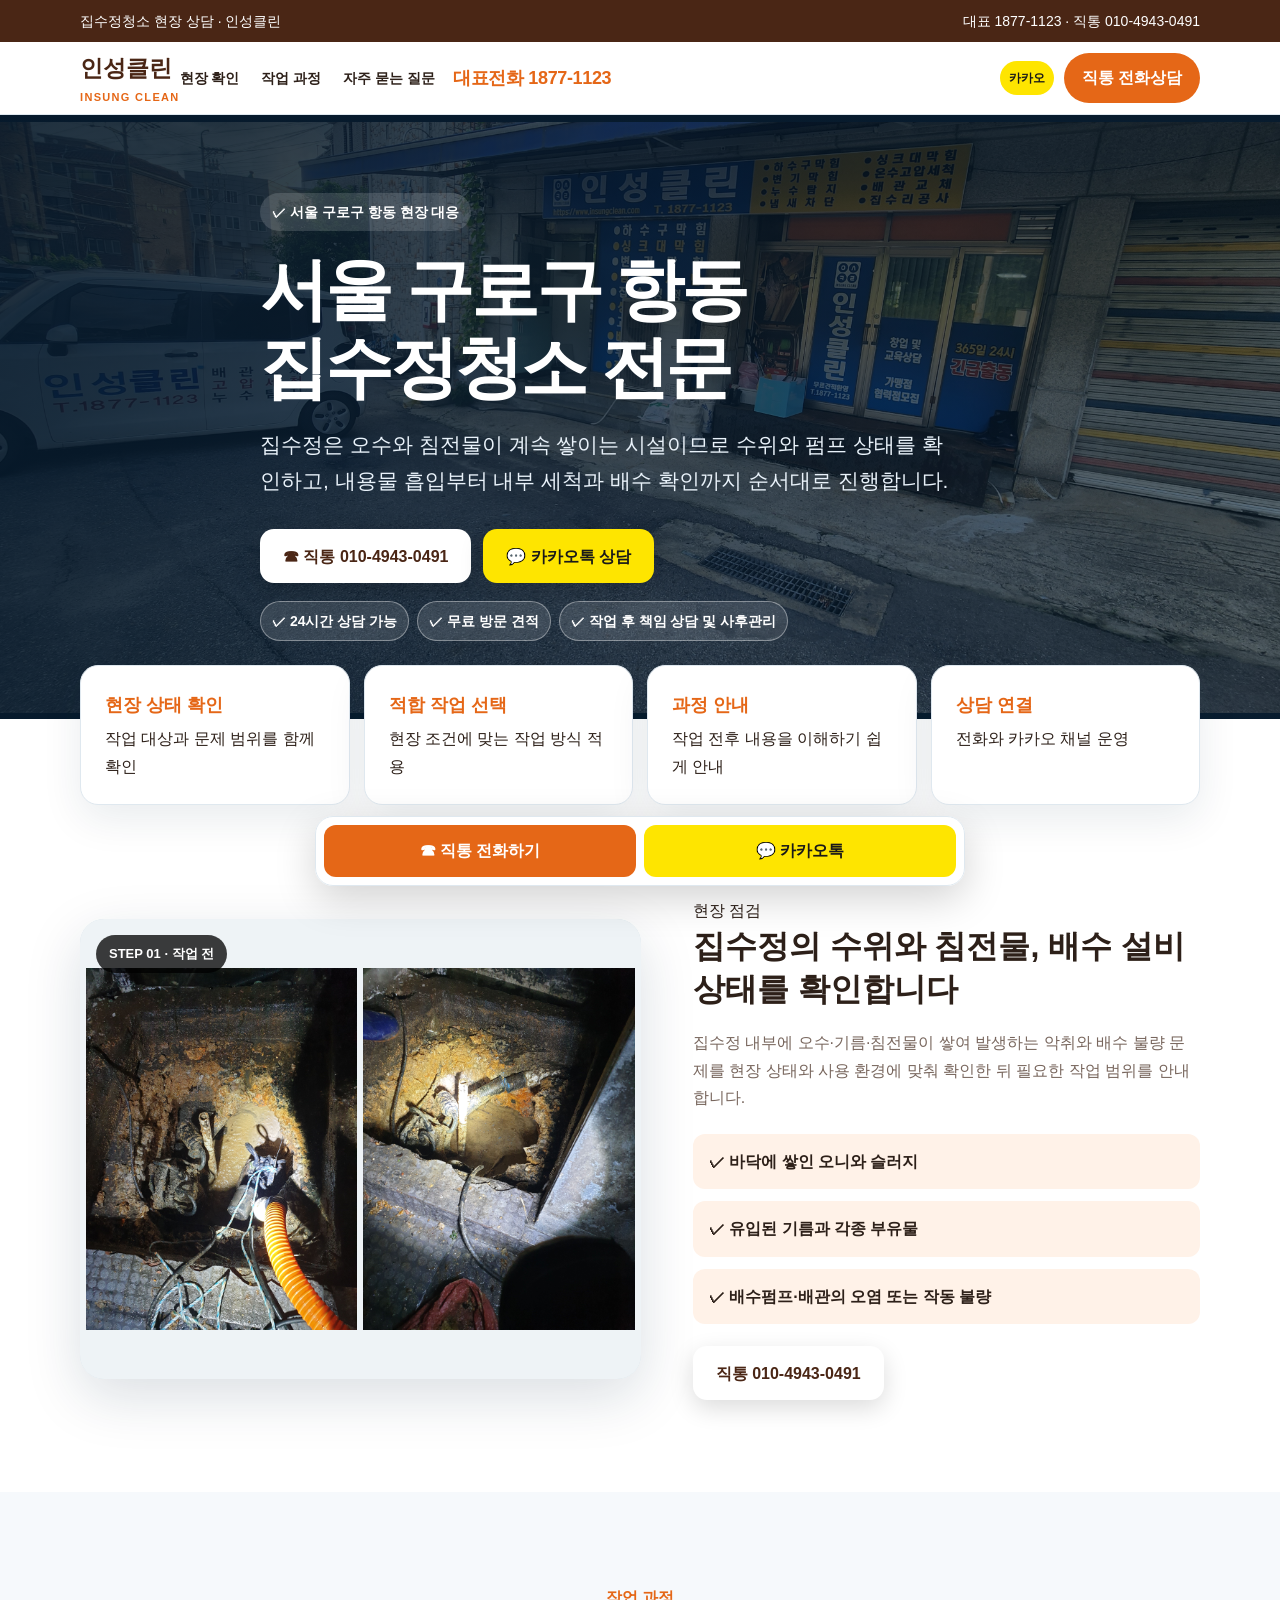
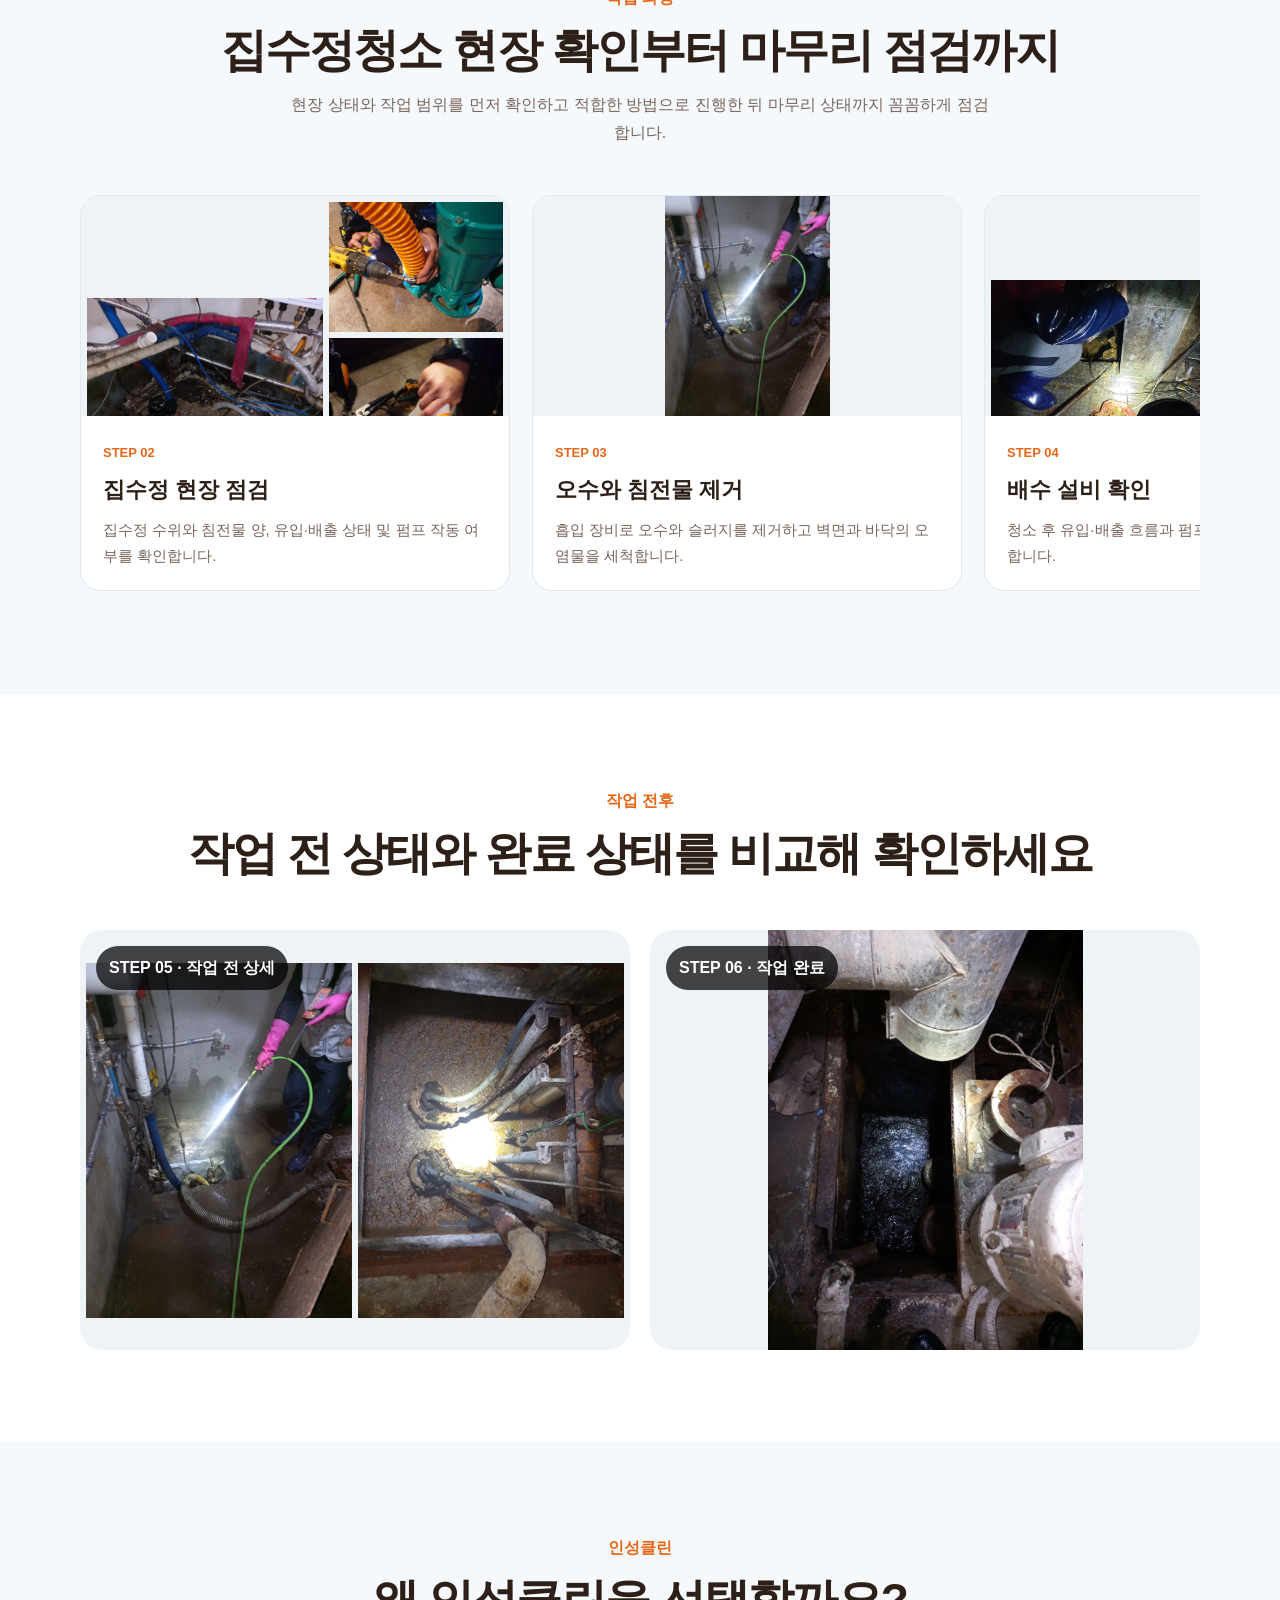
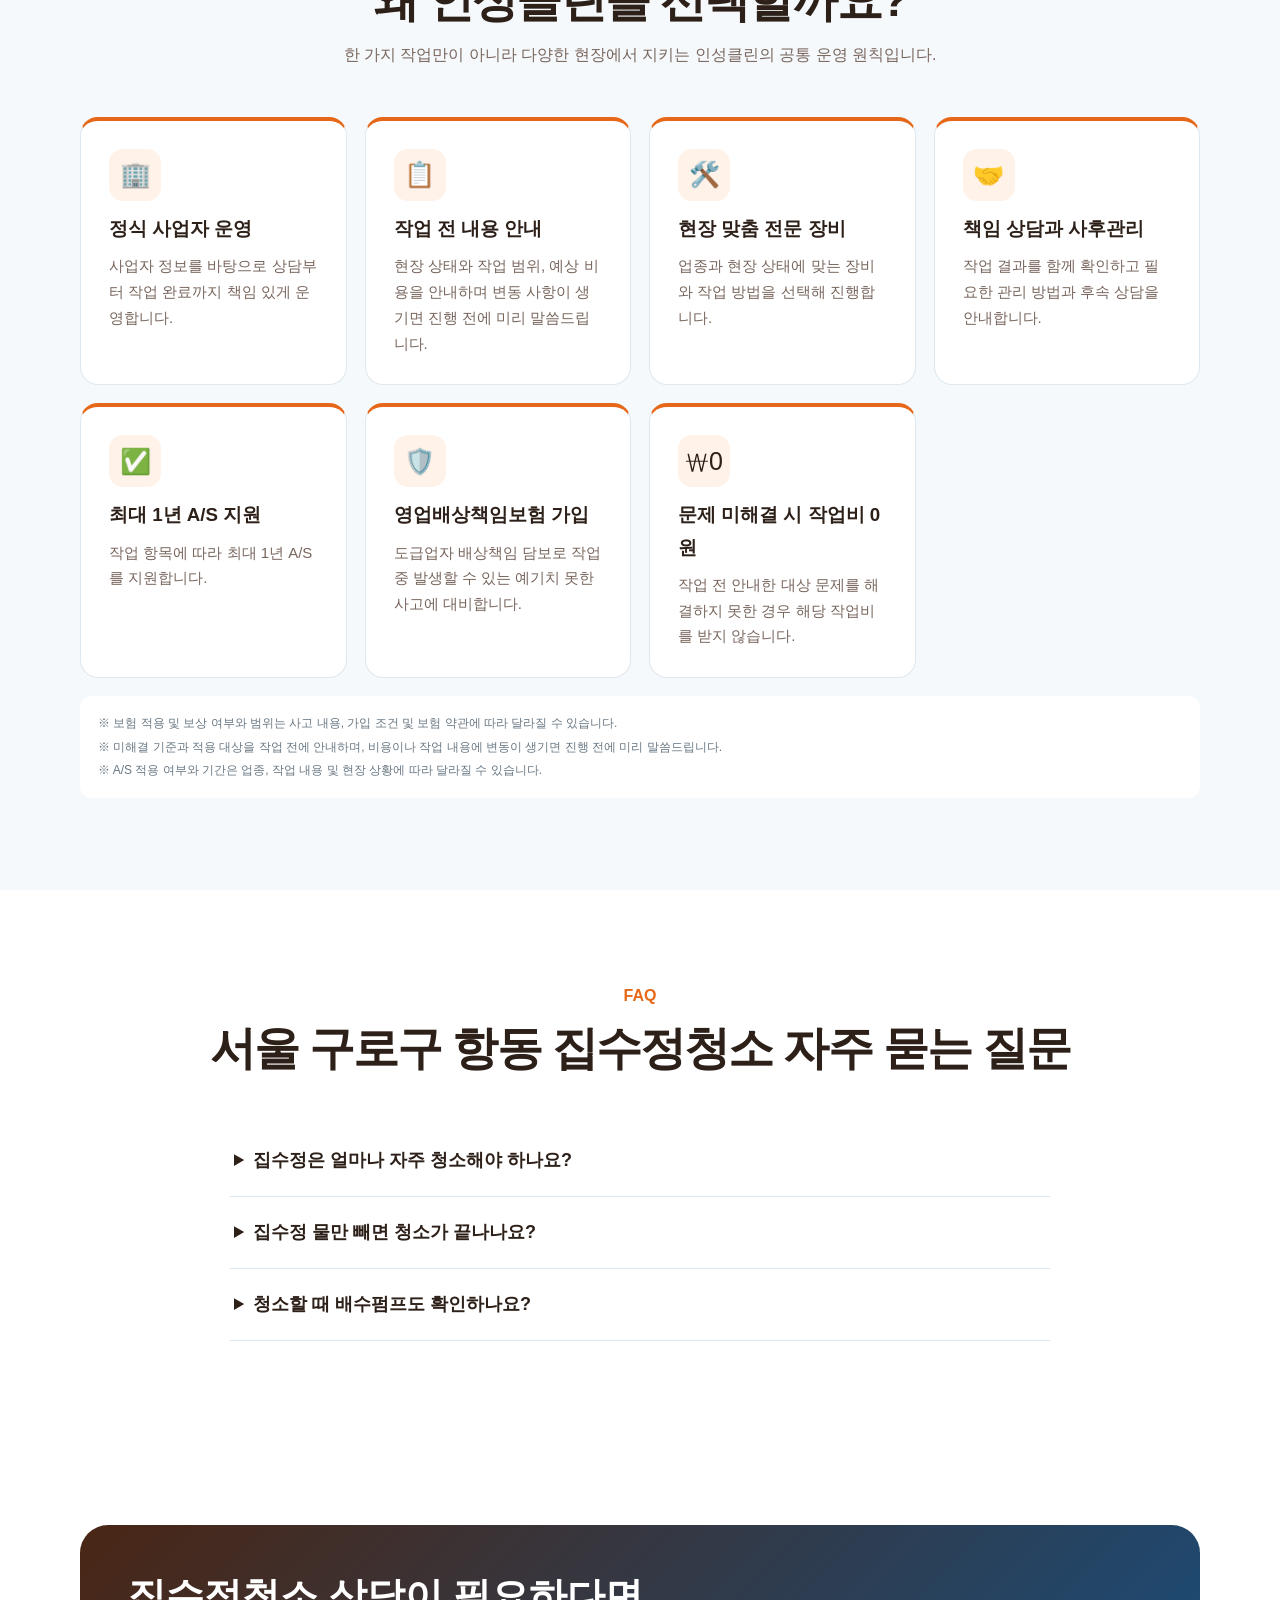
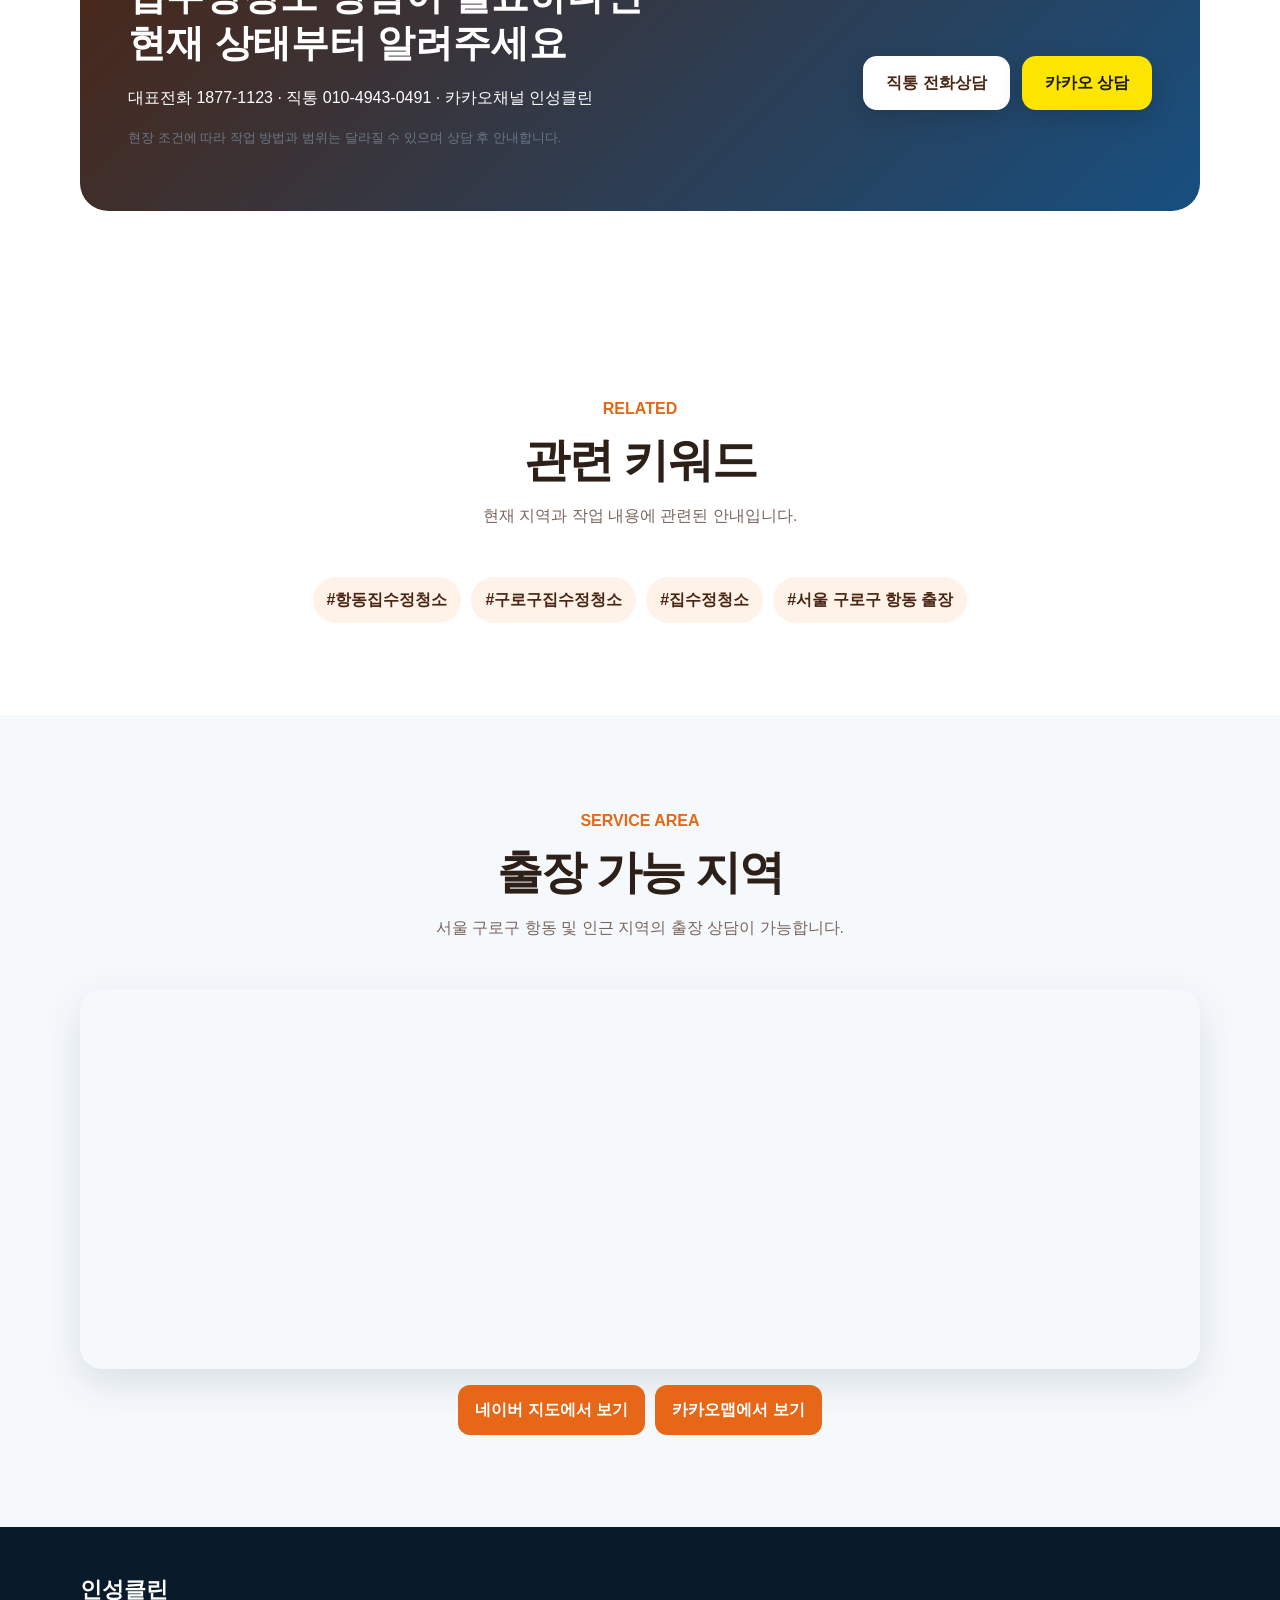
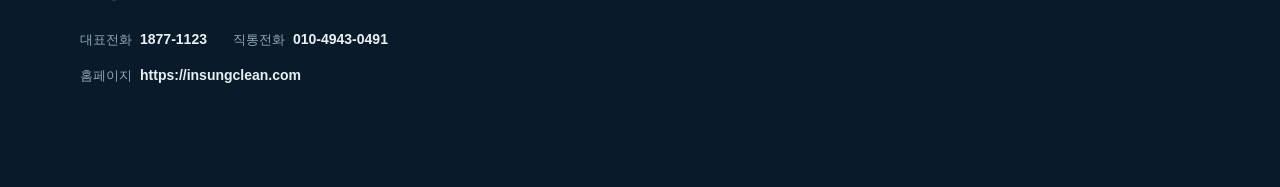
<file: pages/서울-구로구-항동-집수정청소/index.html>
<!doctype html>
<html lang="ko"><head><meta charset="utf-8"><meta name="viewport" content="width=device-width,initial-scale=1">
<title>서울 구로구 항동 집수정청소 전문 인성클린</title><meta name="description" content="서울 구로구 항동 집수정청소 현장 확인부터 맞춤 작업과 마무리 안내까지. 인성클린 대표 1877-1123 직통 010-4943-0491.">
<meta name="robots" content="index,follow"><meta property="og:title" content="서울 구로구 항동 집수정청소 전문 인성클린"><meta property="og:description" content="서울 구로구 항동 집수정청소 현장 점검과 작업 안내. 인성클린 대표 1877-1123, 직통 010-4943-0491."><meta property="og:type" content="website"><meta property="og:image" content="assets/images/hero.jpg">
<link rel="stylesheet" href="../../assets/css/style.css"><link rel="canonical" href="https://service.insungclean.com/pages/%EC%84%9C%EC%9A%B8-%EA%B5%AC%EB%A1%9C%EA%B5%AC-%ED%95%AD%EB%8F%99-%EC%A7%91%EC%88%98%EC%A0%95%EC%B2%AD%EC%86%8C/">
<script type="application/ld+json">{"@context":"https://schema.org","@type":"LocalBusiness","name":"인성클린","telephone":"1877-1123","areaServed":"서울 구로구 항동","url":"https://service.insungclean.com/pages/%EC%84%9C%EC%9A%B8-%EA%B5%AC%EB%A1%9C%EA%B5%AC-%ED%95%AD%EB%8F%99-%EC%A7%91%EC%88%98%EC%A0%95%EC%B2%AD%EC%86%8C/"}</script><style id="photo-step-label-style">
.photo{position:relative}.photo-stage-label{position:absolute;left:16px;top:16px;z-index:2;background:rgba(0,0,0,.76);color:#fff;padding:8px 13px;border-radius:999px;font-size:13px;font-weight:900}
</style><style id="brand-reason-style">
.why.brand-reasons{grid-template-columns:repeat(auto-fit,minmax(220px,1fr))}
.brand-reason-card{border-top:4px solid var(--blue)}.brand-reason-card span{display:flex;align-items:center;justify-content:center;width:52px;height:52px;border-radius:14px;background:var(--sky);font-size:25px}
.brand-reason-notice{margin-top:18px;padding:14px 18px;border-radius:12px;background:#fff;color:#687783;font-size:12px}.brand-reason-notice p{margin:3px 0}
</style><style id="generated-contact-style">
.header-socials{display:flex;align-items:center;gap:6px;margin-left:auto;margin-right:10px}.header-social-link{font-size:12px;font-weight:800;padding:7px 9px;border-radius:999px;background:var(--sky);color:var(--navy)}
.header-social-link.kakao{background:#fee500;color:#191919}.header-social-link.instagram{background:#f4e8ff;color:#8a2be2}.header-social-link.youtube{background:#fee2e2;color:#c00}
.header-social-link.threads{background:#e8eaed;color:#202124}.header-social-link.pending{opacity:.72;cursor:default}
.service-badges{display:flex;flex-wrap:wrap;gap:8px;margin-top:18px}.service-badges span{padding:7px 11px;border:1px solid rgba(255,255,255,.38);border-radius:999px;background:rgba(255,255,255,.12);font-size:14px;font-weight:800}
.fixed-cta.single-action{grid-template-columns:1fr}
@media(max-width:760px){.header-socials{display:none}.service-badges{gap:6px}.service-badges span{font-size:12px;padding:6px 9px}}
</style><style id="generated-homepage-style">.footer-home-link{color:inherit;text-decoration:none}</style><style id="footer-business-style">
.footer-company{display:block;margin-bottom:18px;color:#fff;font-size:22px}.footer-info-grid{display:flex;flex-wrap:wrap;gap:12px 26px}.footer-info-item{display:flex;gap:8px;align-items:baseline}.footer-info-item span{color:#91a6b5;font-size:13px}.footer-info-item strong{color:#e8f0f5;font-size:14px}.footer-info-item a{color:inherit;text-decoration:none}.footer-info-item:last-child{flex-basis:100%}
@media(max-width:600px){.footer-info-grid{display:grid;gap:9px}.footer-info-item{justify-content:space-between}.footer-info-item:last-child{display:block}.footer-info-item:last-child span{display:block;margin-bottom:3px}}
</style><style id="generated-style">
:root{--navy:#4a2615;--blue:#e56717;--sky:#fff2e8;--ink:#2d2019;--muted:#78665d;}
.layout-premium .section>.wrap,.layout-premium .contact-box{max-width:1180px}.layout-premium .why-card{box-shadow:0 18px 45px rgba(0,0,0,.10)}
.layout-review .faq details{background:var(--sky);border:0;border-radius:16px;padding:20px;margin:12px 0}.layout-review .why-card{border-left:5px solid var(--blue)}
.layout-magazine h1,.layout-magazine h2,.layout-magazine h3{font-family:Georgia,"Noto Serif KR",serif}.layout-magazine .step,.layout-magazine .why-card{border-radius:2px}
.layout-blog .wrap{--max:900px}.layout-blog .process{grid-template-columns:1fr}.layout-blog .step{display:grid;grid-template-columns:260px 1fr}
.layout-before-after .before-after{gap:8px}.layout-before-after .ba-card{border-radius:8px;box-shadow:0 16px 45px rgba(0,0,0,.18)}
.photos-grid .process{grid-template-columns:repeat(2,1fr)}.photos-grid .process .step:last-child{grid-column:1/-1}
.photos-vertical .process{grid-template-columns:1fr}.photos-vertical .step{display:grid;grid-template-columns:minmax(260px,42%) 1fr}
.photos-slider .process{display:flex;overflow-x:auto;scroll-snap-type:x mandatory;padding-bottom:12px}.photos-slider .step{min-width:min(82vw,430px);scroll-snap-align:start}
@media(max-width:600px){.layout-blog .step,.photos-vertical .step{display:block}.photos-grid .process{grid-template-columns:1fr}.photos-grid .process .step:last-child{grid-column:auto}}
</style><meta property="og:url" content="https://service.insungclean.com/pages/%EC%84%9C%EC%9A%B8-%EA%B5%AC%EB%A1%9C%EA%B5%AC-%ED%95%AD%EB%8F%99-%EC%A7%91%EC%88%98%EC%A0%95%EC%B2%AD%EC%86%8C/"><style id="generated-seo-style">
.seo-tags{display:flex;flex-wrap:wrap;justify-content:center;gap:10px}.seo-tag{padding:9px 14px;border-radius:999px;background:var(--sky);color:var(--navy);font-weight:800}
.seo-map iframe{display:block;width:100%;height:380px;border:0;border-radius:22px;box-shadow:0 14px 40px rgba(16,42,67,.12)}
.seo-map-links{display:flex;justify-content:center;gap:10px;margin-top:16px}.seo-map-links a{padding:11px 17px;border-radius:12px;background:var(--blue);color:#fff;font-weight:800}
@media(max-width:600px){.seo-map iframe{height:300px}.seo-map-links{flex-direction:column;text-align:center}}
</style><style id="generated-hero-photo">.hero{background-image:linear-gradient(100deg,rgba(6,25,43,.90),rgba(6,25,43,.55)),url('images/00_COVER_대표-1.jpg')!important;}</style><style id="generated-collage-style">
.generated-collage{display:grid!important;grid-template-columns:repeat(2,1fr);gap:6px;overflow:hidden;width:100%;background:#eef3f6;padding:6px}
.generated-collage img{width:100%!important;height:100%!important;object-fit:contain!important;object-position:center!important;min-width:0;background:#fff}
.generated-collage.count-2{grid-template-columns:repeat(2,1fr)}
.generated-collage.count-3{grid-template-columns:1.35fr 1fr;grid-template-rows:1fr 1fr}
.generated-collage.count-3 img:first-child{grid-row:1/3}
.step>.generated-collage{height:220px}.ba-card>.generated-collage{height:420px}.photo>.generated-collage{height:460px}
@media(max-width:600px){.ba-card>.generated-collage{height:300px}.photo>.generated-collage{height:320px}}
</style><style id="photo-display-settings">
.hero{min-height:460px!important;background-size:100% 100%,contain!important;background-position:center,center!important;background-repeat:no-repeat,no-repeat!important;background-color:#0b2033!important}
.photo img,.step img,.ba-card img{object-fit:contain!important;object-position:center!important;background:#eef3f6}
</style></head>
<body class="layout-basic theme-orange photos-slider"><div class="topbar"><div class="wrap"><span>집수정청소 현장 상담 · 인성클린</span><span>대표 1877-1123 · 직통 010-4943-0491</span></div></div>
<header class="header"><div class="wrap"><a class="brand" href="https://insungclean.com">인성클린<small>INSUNG CLEAN</small></a><nav class="nav"><a href="#diagnosis">현장 확인</a><a href="#process">작업 과정</a><a href="#faq">자주 묻는 질문</a></nav><span class="header-main-phone">대표전화 1877-1123</span><div class="header-socials"><a class="header-social-link kakao" href="http://pf.kakao.com/_xbuxann/chat" target="_blank" rel="noopener">카카오</a></div><a class="header-call" href="tel:010-4943-0491">직통 전화상담</a></div></header>
<main><section class="hero"><div class="wrap hero-inner"><span class="eyebrow">✓ 서울 구로구 항동 현장 대응</span><h1>서울 구로구 항동<br>집수정청소 전문</h1><p>집수정은 오수와 침전물이 계속 쌓이는 시설이므로 수위와 펌프 상태를 확인하고, 내용물 흡입부터 내부 세척과 배수 확인까지 순서대로 진행합니다.</p><div class="cta-row"><a class="btn btn-phone" href="tel:010-4943-0491">☎ 직통 010-4943-0491</a><a class="btn btn-kakao" href="http://pf.kakao.com/_xbuxann/chat" rel="noopener">💬 카카오톡 상담</a></div><div class="service-badges"><span>✓ 24시간 상담 가능</span><span>✓ 무료 방문 견적</span><span>✓ 작업 후 책임 상담 및 사후관리</span></div></div></section>
<div class="wrap trust"><div class="trust-card"><b>현장 상태 확인</b><span>작업 대상과 문제 범위를 함께 확인</span></div><div class="trust-card"><b>적합 작업 선택</b><span>현장 조건에 맞는 작업 방식 적용</span></div><div class="trust-card"><b>과정 안내</b><span>작업 전후 내용을 이해하기 쉽게 안내</span></div><div class="trust-card"><b>상담 연결</b><span>전화와 카카오 채널 운영</span></div></div>
<section class="section" id="diagnosis"><div class="wrap split"><div class="photo"><span class="photo-stage-label">STEP 01 · 작업 전</span><div class="generated-collage count-2"><img src="images/01_STEP1_작업전-1.jpg" alt="집수정청소 작업 전"><img src="images/01_STEP1_작업전-2.jpg" alt="집수정청소 작업 전"></div></div><div class="content"><span class="tag">현장 점검</span><h3>집수정의 수위와 침전물, 배수 설비 상태를 확인합니다</h3><p>집수정 내부에 오수·기름·침전물이 쌓여 발생하는 악취와 배수 불량 문제를 현장 상태와 사용 환경에 맞춰 확인한 뒤 필요한 작업 범위를 안내합니다.</p><div class="checks"><div class="check">✓ 바닥에 쌓인 오니와 슬러지</div><div class="check">✓ 유입된 기름과 각종 부유물</div><div class="check">✓ 배수펌프·배관의 오염 또는 작동 불량</div></div><a class="btn btn-phone" href="tel:010-4943-0491">직통 010-4943-0491</a></div></div></section>
<section class="section alt" id="process"><div class="wrap"><div class="section-title"><span class="tag">작업 과정</span><h2>집수정청소 현장 확인부터 마무리 점검까지</h2><p>현장 상태와 작업 범위를 먼저 확인하고 적합한 방법으로 진행한 뒤 마무리 상태까지 꼼꼼하게 점검합니다.</p></div><div class="process"><article class="step"><div class="generated-collage count-3"><img src="images/02_STEP2_점검-1.jpg" alt="집수정청소 현장 점검"><img src="images/02_STEP2_점검-2.jpg" alt="집수정청소 현장 점검"><img src="images/02_STEP2_점검-3.jpg" alt="집수정청소 현장 점검"></div><div class="step-body"><span class="step-num">STEP 02</span><h3>집수정 현장 점검</h3><p>집수정 수위와 침전물 양, 유입·배출 상태 및 펌프 작동 여부를 확인합니다.</p></div></article><article class="step"><img src="images/03_STEP3_장비-1.jpg" alt="집수정청소 작업 준비"><div class="step-body"><span class="step-num">STEP 03</span><h3>오수와 침전물 제거</h3><p>흡입 장비로 오수와 슬러지를 제거하고 벽면과 바닥의 오염물을 세척합니다.</p></div></article><article class="step"><div class="generated-collage count-3"><img src="images/04_STEP4_작업중-1.jpg" alt="집수정청소 작업 중"><img src="images/04_STEP4_작업중-2.jpg" alt="집수정청소 작업 중"><img src="images/04_STEP4_작업중-3.jpg" alt="집수정청소 작업 중"></div><div class="step-body"><span class="step-num">STEP 04</span><h3>배수 설비 확인</h3><p>청소 후 유입·배출 흐름과 펌프 작동 상태를 확인해 마무리합니다.</p></div></article></div></div></section>
<section class="section"><div class="wrap"><div class="section-title"><span class="tag">작업 전후</span><h2>작업 전 상태와 완료 상태를 비교해 확인하세요</h2></div><div class="before-after"><div class="ba-card"><div class="generated-collage count-2"><img src="images/05_STEP5_작업전상세-1.jpg" alt="집수정청소 작업 전 상세"><img src="images/05_STEP5_작업전상세-2.jpg" alt="집수정청소 작업 전 상세"></div><span class="ba-label">STEP 05 · 작업 전 상세</span></div><div class="ba-card"><img src="images/06_STEP6_작업완료-1.jpg" alt="집수정청소 작업 완료"><span class="ba-label">STEP 06 · 작업 완료</span></div></div></div></section>
<section class="section alt"><div class="wrap"><div class="section-title"><span class="tag">인성클린</span><h2>왜 인성클린을 선택할까요?</h2><p>한 가지 작업만이 아니라 다양한 현장에서 지키는 인성클린의 공통 운영 원칙입니다.</p></div><div class="why brand-reasons"><article class="why-card brand-reason-card"><span>🏢</span><h3>정식 사업자 운영</h3><p>사업자 정보를 바탕으로 상담부터 작업 완료까지 책임 있게 운영합니다.</p></article><article class="why-card brand-reason-card"><span>📋</span><h3>작업 전 내용 안내</h3><p>현장 상태와 작업 범위, 예상 비용을 안내하며 변동 사항이 생기면 진행 전에 미리 말씀드립니다.</p></article><article class="why-card brand-reason-card"><span>🛠️</span><h3>현장 맞춤 전문 장비</h3><p>업종과 현장 상태에 맞는 장비와 작업 방법을 선택해 진행합니다.</p></article><article class="why-card brand-reason-card"><span>🤝</span><h3>책임 상담과 사후관리</h3><p>작업 결과를 함께 확인하고 필요한 관리 방법과 후속 상담을 안내합니다.</p></article><article class="why-card brand-reason-card"><span>✅</span><h3>최대 1년 A/S 지원</h3><p>작업 항목에 따라 최대 1년 A/S를 지원합니다.</p></article><article class="why-card brand-reason-card"><span>🛡️</span><h3>영업배상책임보험 가입</h3><p>도급업자 배상책임 담보로 작업 중 발생할 수 있는 예기치 못한 사고에 대비합니다.</p></article><article class="why-card brand-reason-card"><span>₩0</span><h3>문제 미해결 시 작업비 0원</h3><p>작업 전 안내한 대상 문제를 해결하지 못한 경우 해당 작업비를 받지 않습니다.</p></article></div><div class="brand-reason-notice"><p>※ 보험 적용 및 보상 여부와 범위는 사고 내용, 가입 조건 및 보험 약관에 따라 달라질 수 있습니다.</p><p>※ 미해결 기준과 적용 대상을 작업 전에 안내하며, 비용이나 작업 내용에 변동이 생기면 진행 전에 미리 말씀드립니다.</p><p>※ A/S 적용 여부와 기간은 업종, 작업 내용 및 현장 상황에 따라 달라질 수 있습니다.</p></div></div></section>
<section class="section" id="faq"><div class="wrap"><div class="section-title"><span class="tag">FAQ</span><h2>서울 구로구 항동 집수정청소 자주 묻는 질문</h2></div><div class="faq"><details><summary>집수정은 얼마나 자주 청소해야 하나요?</summary><p>사용량과 유입되는 오염물에 따라 다르므로 수위 상승, 악취, 펌프 작동 횟수와 침전물 상태를 기준으로 점검 주기를 정하는 것이 좋습니다.</p></details><details><summary>집수정 물만 빼면 청소가 끝나나요?</summary><p>물만 배출하면 바닥과 벽면의 오니가 남을 수 있어 침전물 흡입과 내부 세척이 함께 필요할 수 있습니다.</p></details><details><summary>청소할 때 배수펌프도 확인하나요?</summary><p>청소 전후로 펌프 작동과 유입·배출 상태를 확인하며 이상이 있으면 별도 점검이 필요한 부분을 안내합니다.</p></details></div></div></section>
<section class="section"><div class="wrap contact-box"><div><h2>집수정청소 상담이 필요하다면<br>현재 상태부터 알려주세요</h2><p>대표전화 1877-1123 · 직통 010-4943-0491 · 카카오채널 인성클린</p><p class="notice">현장 조건에 따라 작업 방법과 범위는 달라질 수 있으며 상담 후 안내합니다.</p></div><div class="cta-row"><a class="btn btn-phone" href="tel:010-4943-0491">직통 전화상담</a><a class="btn btn-kakao" href="http://pf.kakao.com/_xbuxann/chat" rel="noopener">카카오 상담</a></div></div></section><section class="section seo-related"><div class="wrap"><div class="section-title"><span class="tag">RELATED</span><h2>관련 키워드</h2><p>현재 지역과 작업 내용에 관련된 안내입니다.</p></div><div class="seo-tags"><span class="seo-tag">#항동집수정청소</span><span class="seo-tag">#구로구집수정청소</span><span class="seo-tag">#집수정청소</span><span class="seo-tag">#서울 구로구 항동 출장</span></div></div></section><section class="section alt seo-map"><div class="wrap"><div class="section-title"><span class="tag">SERVICE AREA</span><h2>출장 가능 지역</h2><p>서울 구로구 항동 및 인근 지역의 출장 상담이 가능합니다.</p></div><iframe title="출장 가능 지역" loading="lazy" src="https://www.google.com/maps?q=%EC%84%9C%EC%9A%B8%20%EA%B5%AC%EB%A1%9C%EA%B5%AC%20%ED%95%AD%EB%8F%99&amp;output=embed"></iframe><div class="seo-map-links"><a href="https://map.naver.com/p/search/%EC%84%9C%EC%9A%B8%20%EA%B5%AC%EB%A1%9C%EA%B5%AC%20%ED%95%AD%EB%8F%99" target="_blank" rel="noopener">네이버 지도에서 보기</a><a href="https://map.kakao.com/?q=%EC%84%9C%EC%9A%B8%20%EA%B5%AC%EB%A1%9C%EA%B5%AC%20%ED%95%AD%EB%8F%99" target="_blank" rel="noopener">카카오맵에서 보기</a></div></div></section></main>
<footer class="footer"><div class="wrap"><b class="footer-company">인성클린</b><div class="footer-info-grid"><div class="footer-info-item"><span>대표전화</span><strong>1877-1123</strong></div><div class="footer-info-item"><span>직통전화</span><strong><a href="tel:01049430491">010-4943-0491</a></strong></div><div class="footer-info-item"><span>홈페이지</span><strong><a href="https://insungclean.com">https://insungclean.com</a></strong></div></div></div></footer>
<div class="fixed-cta"><a class="fixed-phone" href="tel:010-4943-0491">☎ 직통 전화하기</a><a class="fixed-kakao" href="http://pf.kakao.com/_xbuxann/chat" rel="noopener">💬 카카오톡</a></div></body></html>
</file>
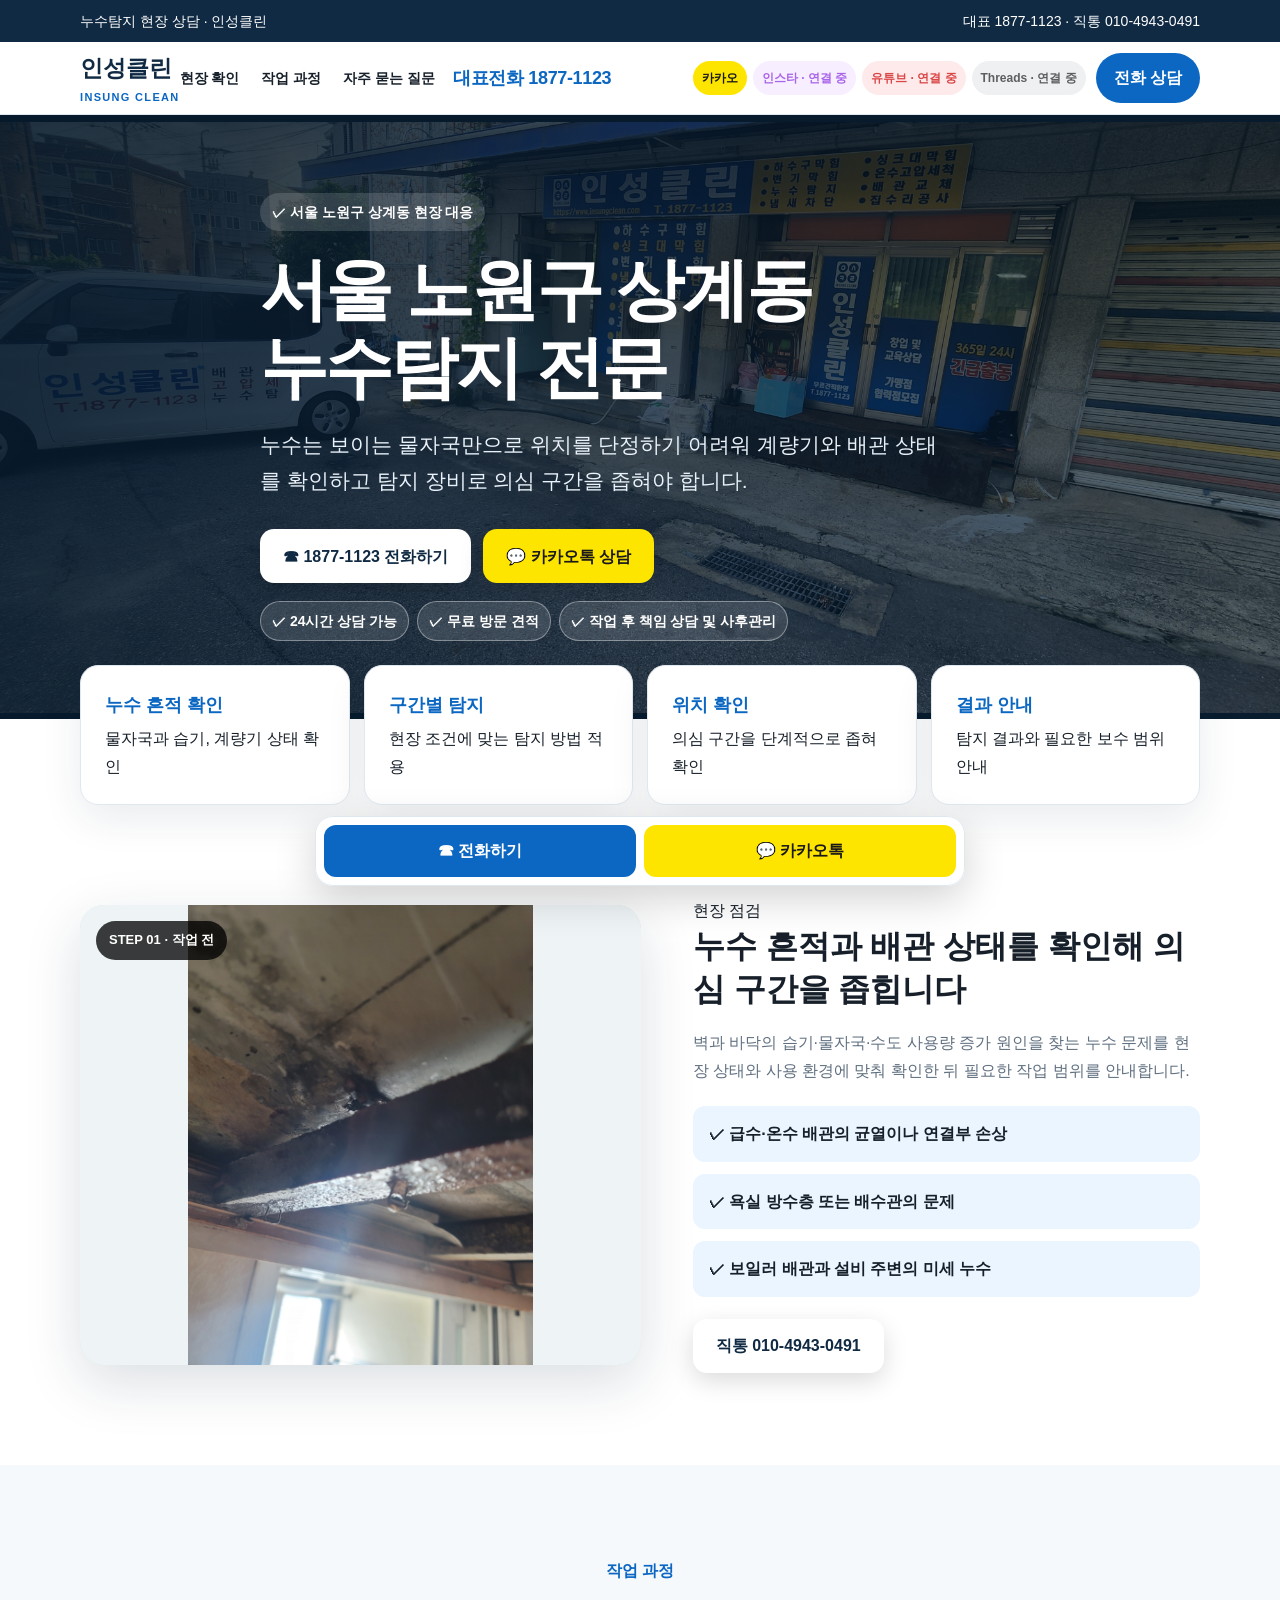
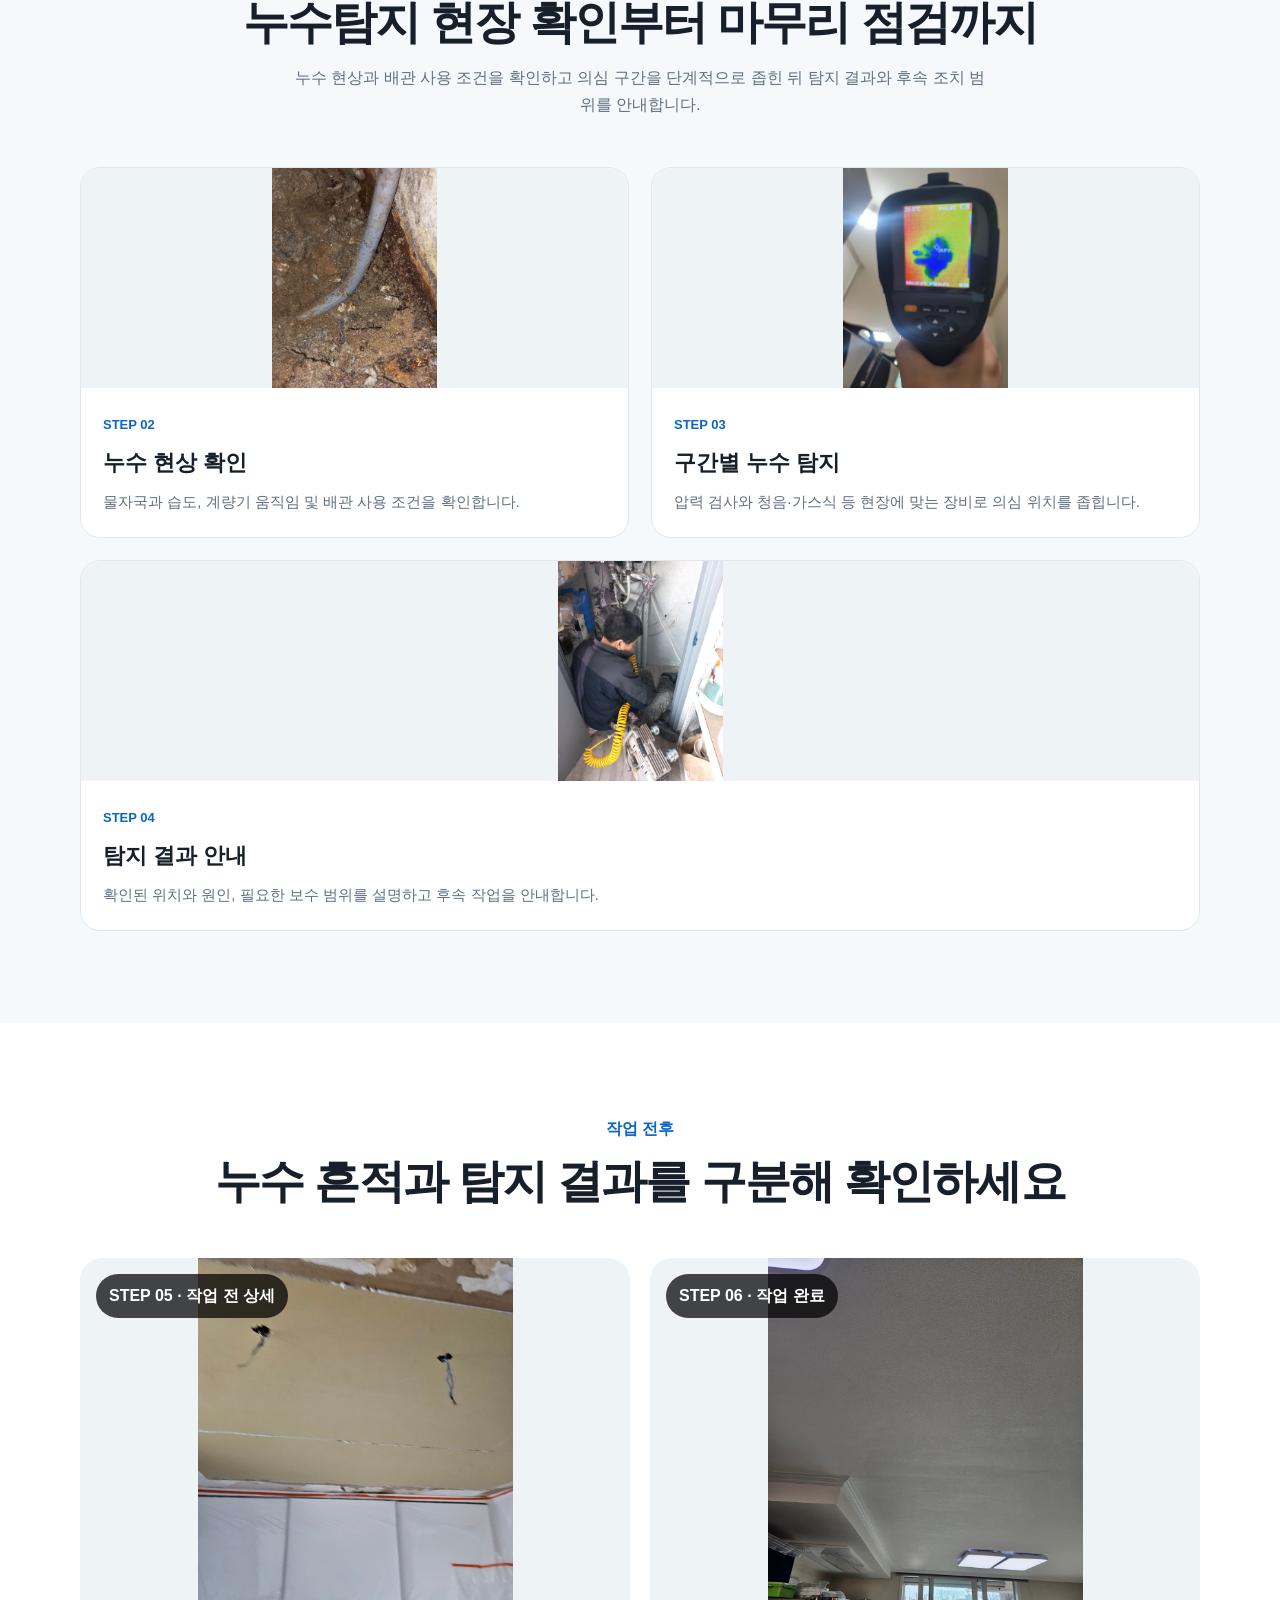
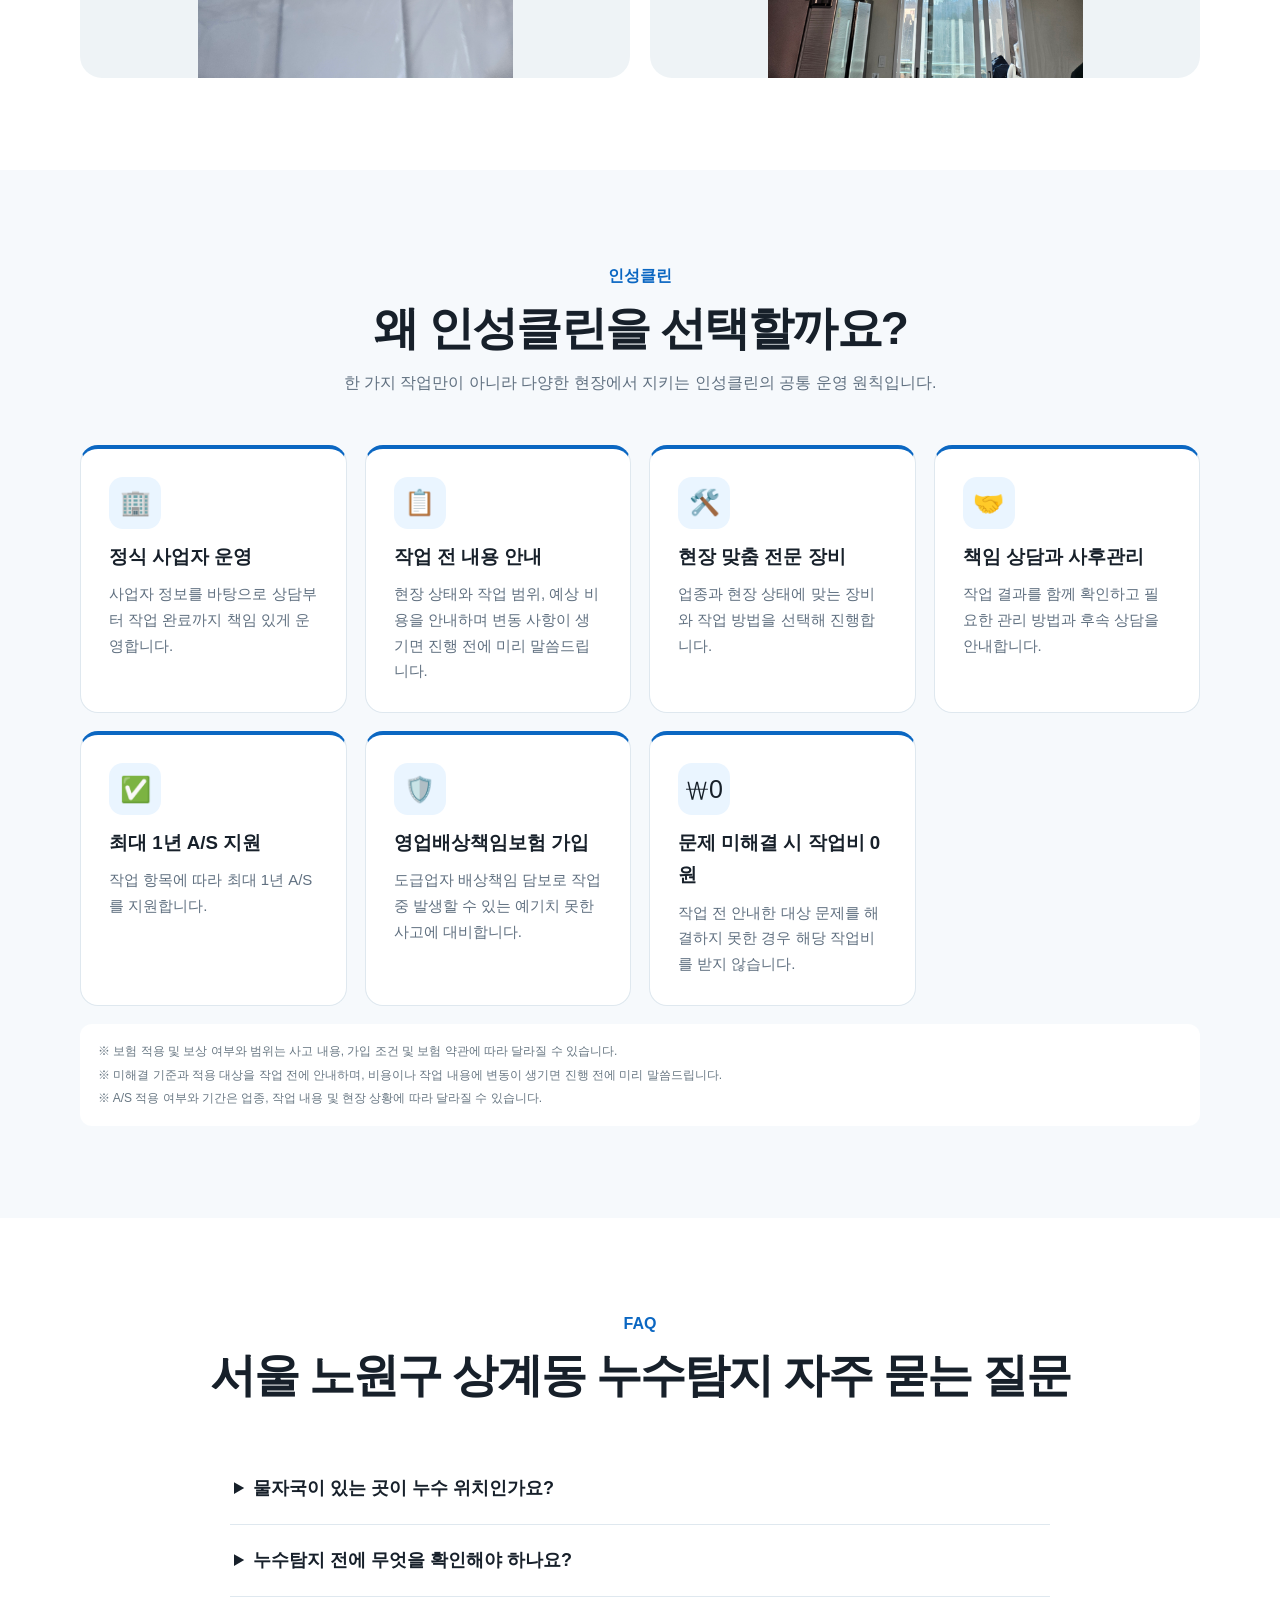
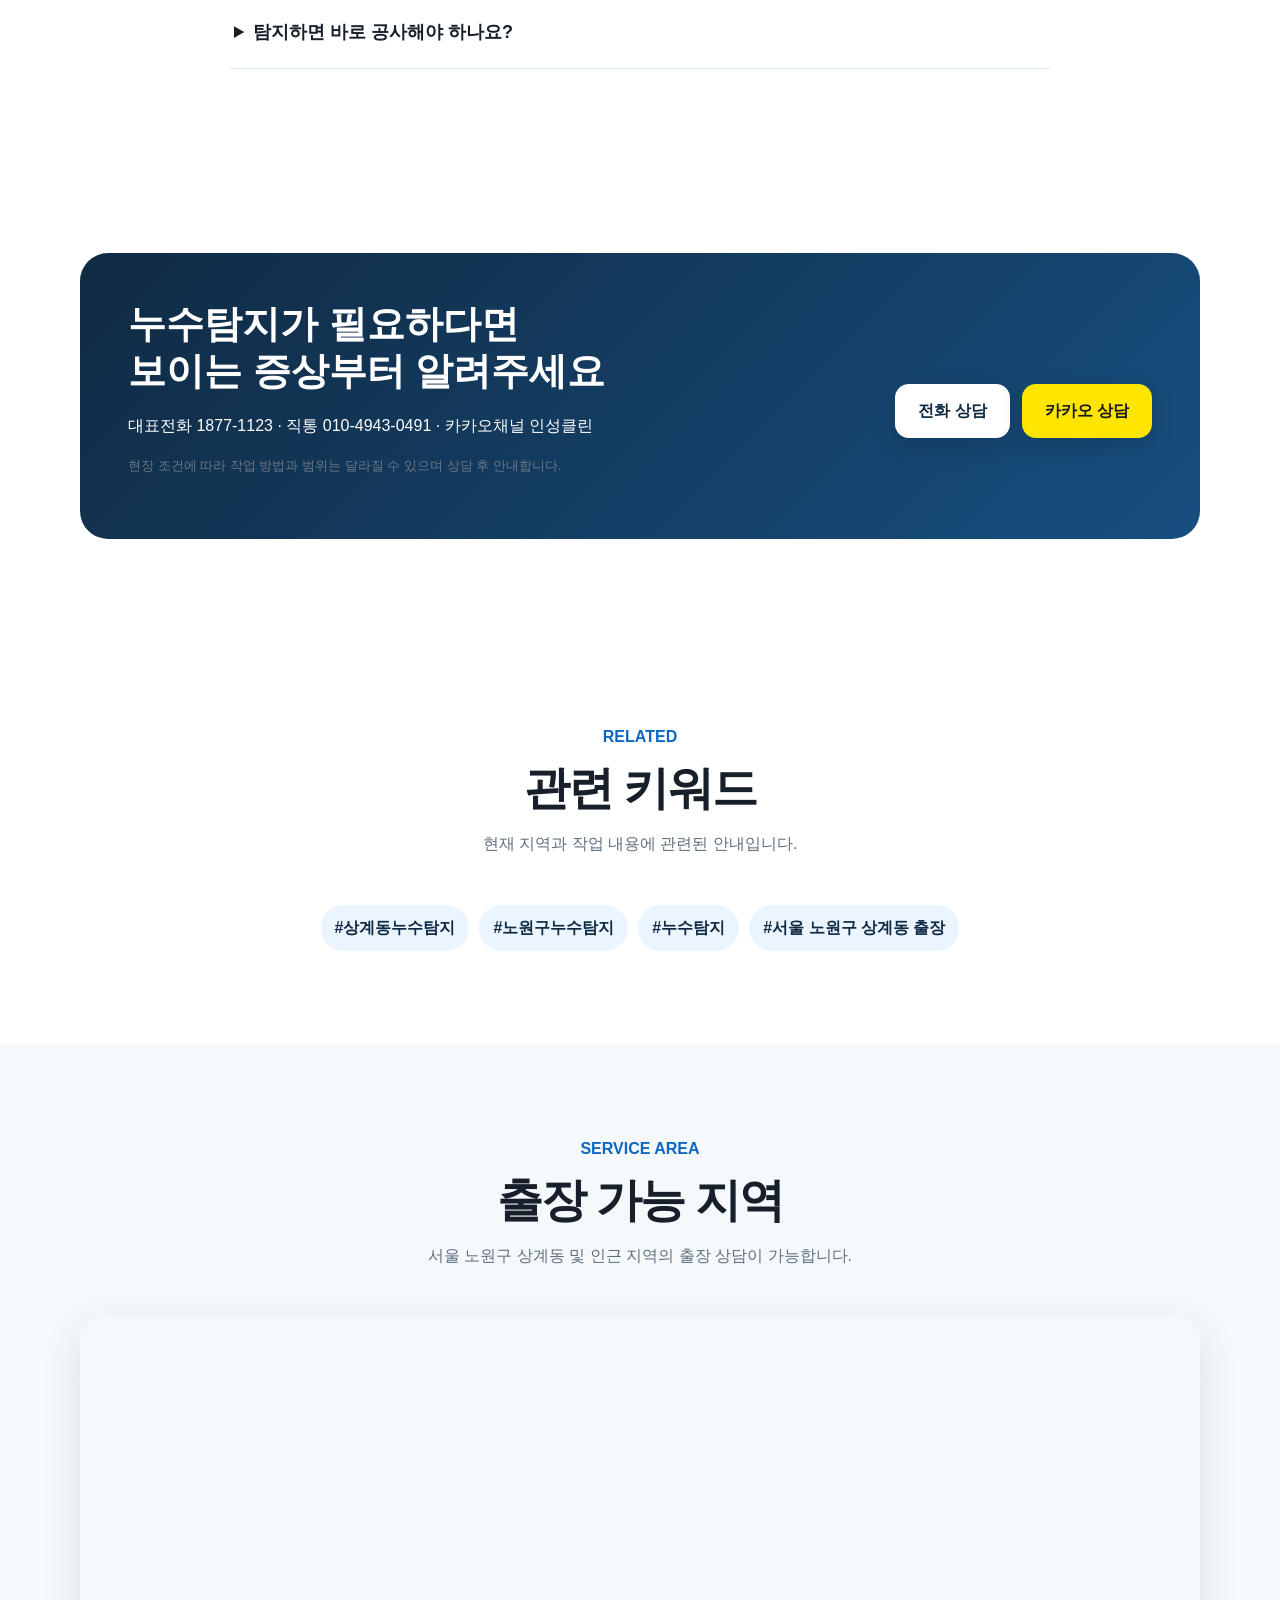
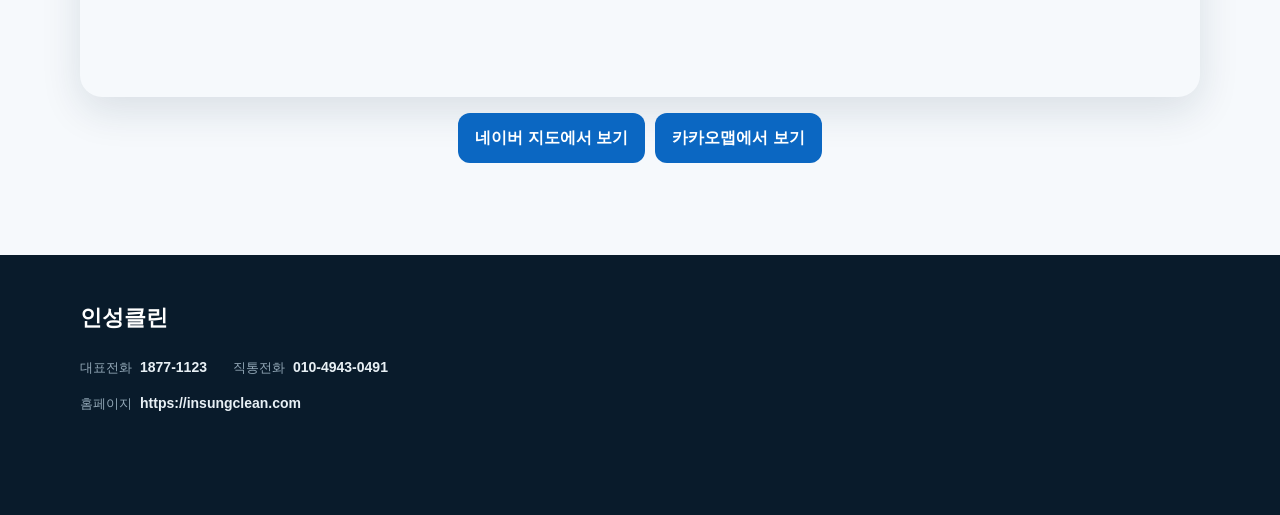
<file: pages/서울-노원구-상계동-누수탐지/index.html>
<!doctype html>
<html lang="ko"><head><meta charset="utf-8"><meta name="viewport" content="width=device-width,initial-scale=1">
<title>서울 노원구 상계동 누수탐지 전문 인성클린</title><meta name="description" content="서울 노원구 상계동 누수탐지 현장 확인부터 맞춤 작업과 마무리 안내까지. 인성클린 대표 1877-1123 직통 010-4943-0491.">
<meta name="robots" content="index,follow"><meta property="og:title" content="서울 노원구 상계동 누수탐지 전문 인성클린"><meta property="og:description" content="서울 노원구 상계동 누수탐지 현장 점검과 작업 안내. 인성클린 대표 1877-1123, 직통 010-4943-0491."><meta property="og:type" content="website"><meta property="og:image" content="assets/images/hero.jpg">
<link rel="stylesheet" href="../../assets/css/style.css"><link rel="canonical" href="https://service.insungclean.com/pages/%EC%84%9C%EC%9A%B8-%EB%85%B8%EC%9B%90%EA%B5%AC-%EC%83%81%EA%B3%84%EB%8F%99-%EB%88%84%EC%88%98%ED%83%90%EC%A7%80/">
<script type="application/ld+json">{"@context":"https://schema.org","@type":"LocalBusiness","name":"인성클린","telephone":"1877-1123","areaServed":"서울 노원구 상계동","url":"https://service.insungclean.com/pages/%EC%84%9C%EC%9A%B8-%EB%85%B8%EC%9B%90%EA%B5%AC-%EC%83%81%EA%B3%84%EB%8F%99-%EB%88%84%EC%88%98%ED%83%90%EC%A7%80/"}</script><style id="photo-step-label-style">
.photo{position:relative}.photo-stage-label{position:absolute;left:16px;top:16px;z-index:2;background:rgba(0,0,0,.76);color:#fff;padding:8px 13px;border-radius:999px;font-size:13px;font-weight:900}
</style><style id="brand-reason-style">
.why.brand-reasons{grid-template-columns:repeat(auto-fit,minmax(220px,1fr))}
.brand-reason-card{border-top:4px solid var(--blue)}.brand-reason-card span{display:flex;align-items:center;justify-content:center;width:52px;height:52px;border-radius:14px;background:var(--sky);font-size:25px}
.brand-reason-notice{margin-top:18px;padding:14px 18px;border-radius:12px;background:#fff;color:#687783;font-size:12px}.brand-reason-notice p{margin:3px 0}
</style><style id="generated-contact-style">
.header-socials{display:flex;align-items:center;gap:6px;margin-left:auto;margin-right:10px}.header-social-link{font-size:12px;font-weight:800;padding:7px 9px;border-radius:999px;background:var(--sky);color:var(--navy)}
.header-social-link.kakao{background:#fee500;color:#191919}.header-social-link.instagram{background:#f4e8ff;color:#8a2be2}.header-social-link.youtube{background:#fee2e2;color:#c00}
.header-social-link.threads{background:#e8eaed;color:#202124}.header-social-link.pending{opacity:.72;cursor:default}
.service-badges{display:flex;flex-wrap:wrap;gap:8px;margin-top:18px}.service-badges span{padding:7px 11px;border:1px solid rgba(255,255,255,.38);border-radius:999px;background:rgba(255,255,255,.12);font-size:14px;font-weight:800}
.fixed-cta.single-action{grid-template-columns:1fr}
@media(max-width:760px){.header-socials{display:none}.service-badges{gap:6px}.service-badges span{font-size:12px;padding:6px 9px}}
</style><style id="generated-homepage-style">.footer-home-link{color:inherit;text-decoration:none}</style><style id="footer-business-style">
.footer-company{display:block;margin-bottom:18px;color:#fff;font-size:22px}.footer-info-grid{display:flex;flex-wrap:wrap;gap:12px 26px}.footer-info-item{display:flex;gap:8px;align-items:baseline}.footer-info-item span{color:#91a6b5;font-size:13px}.footer-info-item strong{color:#e8f0f5;font-size:14px}.footer-info-item a{color:inherit;text-decoration:none}.footer-info-item:last-child{flex-basis:100%}
@media(max-width:600px){.footer-info-grid{display:grid;gap:9px}.footer-info-item{justify-content:space-between}.footer-info-item:last-child{display:block}.footer-info-item:last-child span{display:block;margin-bottom:3px}}
</style><style id="generated-style">
:root{--navy:#102a43;--blue:#0b67c2;--sky:#eaf5ff;--ink:#17202a;--muted:#607080;}
.layout-premium .section>.wrap,.layout-premium .contact-box{max-width:1180px}.layout-premium .why-card{box-shadow:0 18px 45px rgba(0,0,0,.10)}
.layout-review .faq details{background:var(--sky);border:0;border-radius:16px;padding:20px;margin:12px 0}.layout-review .why-card{border-left:5px solid var(--blue)}
.layout-magazine h1,.layout-magazine h2,.layout-magazine h3{font-family:Georgia,"Noto Serif KR",serif}.layout-magazine .step,.layout-magazine .why-card{border-radius:2px}
.layout-blog .wrap{--max:900px}.layout-blog .process{grid-template-columns:1fr}.layout-blog .step{display:grid;grid-template-columns:260px 1fr}
.layout-before-after .before-after{gap:8px}.layout-before-after .ba-card{border-radius:8px;box-shadow:0 16px 45px rgba(0,0,0,.18)}
.photos-grid .process{grid-template-columns:repeat(2,1fr)}.photos-grid .process .step:last-child{grid-column:1/-1}
.photos-vertical .process{grid-template-columns:1fr}.photos-vertical .step{display:grid;grid-template-columns:minmax(260px,42%) 1fr}
.photos-slider .process{display:flex;overflow-x:auto;scroll-snap-type:x mandatory;padding-bottom:12px}.photos-slider .step{min-width:min(82vw,430px);scroll-snap-align:start}
@media(max-width:600px){.layout-blog .step,.photos-vertical .step{display:block}.photos-grid .process{grid-template-columns:1fr}.photos-grid .process .step:last-child{grid-column:auto}}
</style><meta property="og:url" content="https://service.insungclean.com/pages/%EC%84%9C%EC%9A%B8-%EB%85%B8%EC%9B%90%EA%B5%AC-%EC%83%81%EA%B3%84%EB%8F%99-%EB%88%84%EC%88%98%ED%83%90%EC%A7%80/"><style id="generated-seo-style">
.seo-tags{display:flex;flex-wrap:wrap;justify-content:center;gap:10px}.seo-tag{padding:9px 14px;border-radius:999px;background:var(--sky);color:var(--navy);font-weight:800}
.seo-map iframe{display:block;width:100%;height:380px;border:0;border-radius:22px;box-shadow:0 14px 40px rgba(16,42,67,.12)}
.seo-map-links{display:flex;justify-content:center;gap:10px;margin-top:16px}.seo-map-links a{padding:11px 17px;border-radius:12px;background:var(--blue);color:#fff;font-weight:800}
@media(max-width:600px){.seo-map iframe{height:300px}.seo-map-links{flex-direction:column;text-align:center}}
</style><style id="generated-hero-photo">.hero{background-image:linear-gradient(100deg,rgba(6,25,43,.90),rgba(6,25,43,.55)),url('images/00_COVER_대표-1.jpg')!important;}</style><style id="photo-display-settings">
.hero{min-height:460px!important;background-size:100% 100%,contain!important;background-position:center,center!important;background-repeat:no-repeat,no-repeat!important;background-color:#0b2033!important}
.photo img,.step img,.ba-card img{object-fit:contain!important;object-position:center!important;background:#eef3f6}
</style></head>
<body class="layout-basic theme-blue photos-grid"><div class="topbar"><div class="wrap"><span>누수탐지 현장 상담 · 인성클린</span><span>대표 1877-1123 · 직통 010-4943-0491</span></div></div>
<header class="header"><div class="wrap"><a class="brand" href="https://insungclean.com">인성클린<small>INSUNG CLEAN</small></a><nav class="nav"><a href="#diagnosis">현장 확인</a><a href="#process">작업 과정</a><a href="#faq">자주 묻는 질문</a></nav><span class="header-main-phone">대표전화 1877-1123</span><div class="header-socials"><a class="header-social-link kakao" href="http://pf.kakao.com/_xbuxann/chat" target="_blank" rel="noopener">카카오</a><span class="header-social-link instagram pending" title="인스타 연결 준비 중">인스타 · 연결 중</span><span class="header-social-link youtube pending" title="유튜브 연결 준비 중">유튜브 · 연결 중</span><span class="header-social-link threads pending" title="Threads 연결 준비 중">Threads · 연결 중</span></div><a class="header-call" href="tel:01049430491">전화 상담</a></div></header>
<main><section class="hero"><div class="wrap hero-inner"><span class="eyebrow">✓ 서울 노원구 상계동 현장 대응</span><h1>서울 노원구 상계동<br>누수탐지 전문</h1><p>누수는 보이는 물자국만으로 위치를 단정하기 어려워 계량기와 배관 상태를 확인하고 탐지 장비로 의심 구간을 좁혀야 합니다.</p><div class="cta-row"><a class="btn btn-phone" href="tel:01049430491">☎ 1877-1123 전화하기</a><a class="btn btn-kakao" href="http://pf.kakao.com/_xbuxann/chat" rel="noopener">💬 카카오톡 상담</a></div><div class="service-badges"><span>✓ 24시간 상담 가능</span><span>✓ 무료 방문 견적</span><span>✓ 작업 후 책임 상담 및 사후관리</span></div></div></section>
<div class="wrap trust"><div class="trust-card"><b>누수 흔적 확인</b><span>물자국과 습기, 계량기 상태 확인</span></div><div class="trust-card"><b>구간별 탐지</b><span>현장 조건에 맞는 탐지 방법 적용</span></div><div class="trust-card"><b>위치 확인</b><span>의심 구간을 단계적으로 좁혀 확인</span></div><div class="trust-card"><b>결과 안내</b><span>탐지 결과와 필요한 보수 범위 안내</span></div></div>
<section class="section" id="diagnosis"><div class="wrap split"><div class="photo"><span class="photo-stage-label">STEP 01 · 작업 전</span><img src="images/01_STEP1_작업전-1.jpg" alt="누수탐지 작업 전"></div><div class="content"><span class="tag">현장 점검</span><h3>누수 흔적과 배관 상태를 확인해 의심 구간을 좁힙니다</h3><p>벽과 바닥의 습기·물자국·수도 사용량 증가 원인을 찾는 누수 문제를 현장 상태와 사용 환경에 맞춰 확인한 뒤 필요한 작업 범위를 안내합니다.</p><div class="checks"><div class="check">✓ 급수·온수 배관의 균열이나 연결부 손상</div><div class="check">✓ 욕실 방수층 또는 배수관의 문제</div><div class="check">✓ 보일러 배관과 설비 주변의 미세 누수</div></div><a class="btn btn-phone" href="tel:010-4943-0491">직통 010-4943-0491</a></div></div></section>
<section class="section alt" id="process"><div class="wrap"><div class="section-title"><span class="tag">작업 과정</span><h2>누수탐지 현장 확인부터 마무리 점검까지</h2><p>누수 현상과 배관 사용 조건을 확인하고 의심 구간을 단계적으로 좁힌 뒤 탐지 결과와 후속 조치 범위를 안내합니다.</p></div><div class="process"><article class="step"><img src="images/02_STEP2_점검-1.jpg" alt="누수탐지 현장 점검"><div class="step-body"><span class="step-num">STEP 02</span><h3>누수 현상 확인</h3><p>물자국과 습도, 계량기 움직임 및 배관 사용 조건을 확인합니다.</p></div></article><article class="step"><img src="images/03_STEP3_장비-1.jpg" alt="누수탐지 작업 준비"><div class="step-body"><span class="step-num">STEP 03</span><h3>구간별 누수 탐지</h3><p>압력 검사와 청음·가스식 등 현장에 맞는 장비로 의심 위치를 좁힙니다.</p></div></article><article class="step"><img src="images/04_STEP4_작업중-1.jpg" alt="누수탐지 작업 중"><div class="step-body"><span class="step-num">STEP 04</span><h3>탐지 결과 안내</h3><p>확인된 위치와 원인, 필요한 보수 범위를 설명하고 후속 작업을 안내합니다.</p></div></article></div></div></section>
<section class="section"><div class="wrap"><div class="section-title"><span class="tag">작업 전후</span><h2>누수 흔적과 탐지 결과를 구분해 확인하세요</h2></div><div class="before-after"><div class="ba-card"><img src="images/05_STEP5_작업전상세-1.jpg" alt="누수탐지 작업 전 상세"><span class="ba-label">STEP 05 · 작업 전 상세</span></div><div class="ba-card"><img src="images/06_STEP6_작업완료-1.jpg" alt="누수탐지 작업 완료"><span class="ba-label">STEP 06 · 작업 완료</span></div></div></div></section>
<section class="section alt"><div class="wrap"><div class="section-title"><span class="tag">인성클린</span><h2>왜 인성클린을 선택할까요?</h2><p>한 가지 작업만이 아니라 다양한 현장에서 지키는 인성클린의 공통 운영 원칙입니다.</p></div><div class="why brand-reasons"><article class="why-card brand-reason-card"><span>🏢</span><h3>정식 사업자 운영</h3><p>사업자 정보를 바탕으로 상담부터 작업 완료까지 책임 있게 운영합니다.</p></article><article class="why-card brand-reason-card"><span>📋</span><h3>작업 전 내용 안내</h3><p>현장 상태와 작업 범위, 예상 비용을 안내하며 변동 사항이 생기면 진행 전에 미리 말씀드립니다.</p></article><article class="why-card brand-reason-card"><span>🛠️</span><h3>현장 맞춤 전문 장비</h3><p>업종과 현장 상태에 맞는 장비와 작업 방법을 선택해 진행합니다.</p></article><article class="why-card brand-reason-card"><span>🤝</span><h3>책임 상담과 사후관리</h3><p>작업 결과를 함께 확인하고 필요한 관리 방법과 후속 상담을 안내합니다.</p></article><article class="why-card brand-reason-card"><span>✅</span><h3>최대 1년 A/S 지원</h3><p>작업 항목에 따라 최대 1년 A/S를 지원합니다.</p></article><article class="why-card brand-reason-card"><span>🛡️</span><h3>영업배상책임보험 가입</h3><p>도급업자 배상책임 담보로 작업 중 발생할 수 있는 예기치 못한 사고에 대비합니다.</p></article><article class="why-card brand-reason-card"><span>₩0</span><h3>문제 미해결 시 작업비 0원</h3><p>작업 전 안내한 대상 문제를 해결하지 못한 경우 해당 작업비를 받지 않습니다.</p></article></div><div class="brand-reason-notice"><p>※ 보험 적용 및 보상 여부와 범위는 사고 내용, 가입 조건 및 보험 약관에 따라 달라질 수 있습니다.</p><p>※ 미해결 기준과 적용 대상을 작업 전에 안내하며, 비용이나 작업 내용에 변동이 생기면 진행 전에 미리 말씀드립니다.</p><p>※ A/S 적용 여부와 기간은 업종, 작업 내용 및 현장 상황에 따라 달라질 수 있습니다.</p></div></div></section>
<section class="section" id="faq"><div class="wrap"><div class="section-title"><span class="tag">FAQ</span><h2>서울 노원구 상계동 누수탐지 자주 묻는 질문</h2></div><div class="faq"><details><summary>물자국이 있는 곳이 누수 위치인가요?</summary><p>물은 구조물을 따라 이동할 수 있어 흔적이 보이는 위치와 실제 배관 손상 위치가 다를 수 있습니다.</p></details><details><summary>누수탐지 전에 무엇을 확인해야 하나요?</summary><p>모든 수도 사용을 멈춘 상태에서 계량기가 움직이는지와 최근 수도 사용량 변화를 확인하면 도움이 됩니다.</p></details><details><summary>탐지하면 바로 공사해야 하나요?</summary><p>탐지 결과와 배관 구조를 확인한 뒤 필요한 보수 범위와 작업 방법을 먼저 안내합니다.</p></details></div></div></section>
<section class="section"><div class="wrap contact-box"><div><h2>누수탐지가 필요하다면<br>보이는 증상부터 알려주세요</h2><p>대표전화 1877-1123 · 직통 010-4943-0491 · 카카오채널 인성클린</p><p class="notice">현장 조건에 따라 작업 방법과 범위는 달라질 수 있으며 상담 후 안내합니다.</p></div><div class="cta-row"><a class="btn btn-phone" href="tel:01049430491">전화 상담</a><a class="btn btn-kakao" href="http://pf.kakao.com/_xbuxann/chat" rel="noopener">카카오 상담</a></div></div></section><section class="section seo-related"><div class="wrap"><div class="section-title"><span class="tag">RELATED</span><h2>관련 키워드</h2><p>현재 지역과 작업 내용에 관련된 안내입니다.</p></div><div class="seo-tags"><span class="seo-tag">#상계동누수탐지</span><span class="seo-tag">#노원구누수탐지</span><span class="seo-tag">#누수탐지</span><span class="seo-tag">#서울 노원구 상계동 출장</span></div></div></section><section class="section alt seo-map"><div class="wrap"><div class="section-title"><span class="tag">SERVICE AREA</span><h2>출장 가능 지역</h2><p>서울 노원구 상계동 및 인근 지역의 출장 상담이 가능합니다.</p></div><iframe title="출장 가능 지역" loading="lazy" src="https://www.google.com/maps?q=%EC%84%9C%EC%9A%B8%20%EB%85%B8%EC%9B%90%EA%B5%AC%20%EC%83%81%EA%B3%84%EB%8F%99&amp;output=embed"></iframe><div class="seo-map-links"><a href="https://map.naver.com/p/search/%EC%84%9C%EC%9A%B8%20%EB%85%B8%EC%9B%90%EA%B5%AC%20%EC%83%81%EA%B3%84%EB%8F%99" target="_blank" rel="noopener">네이버 지도에서 보기</a><a href="https://map.kakao.com/?q=%EC%84%9C%EC%9A%B8%20%EB%85%B8%EC%9B%90%EA%B5%AC%20%EC%83%81%EA%B3%84%EB%8F%99" target="_blank" rel="noopener">카카오맵에서 보기</a></div></div></section></main>
<footer class="footer"><div class="wrap"><b class="footer-company">인성클린</b><div class="footer-info-grid"><div class="footer-info-item"><span>대표전화</span><strong>1877-1123</strong></div><div class="footer-info-item"><span>직통전화</span><strong><a href="tel:01049430491">010-4943-0491</a></strong></div><div class="footer-info-item"><span>홈페이지</span><strong><a href="https://insungclean.com">https://insungclean.com</a></strong></div></div></div></footer>
<div class="fixed-cta"><a class="fixed-phone" href="tel:01049430491">☎ 전화하기</a><a class="fixed-kakao" href="http://pf.kakao.com/_xbuxann/chat" rel="noopener">💬 카카오톡</a></div></body></html>
</file>
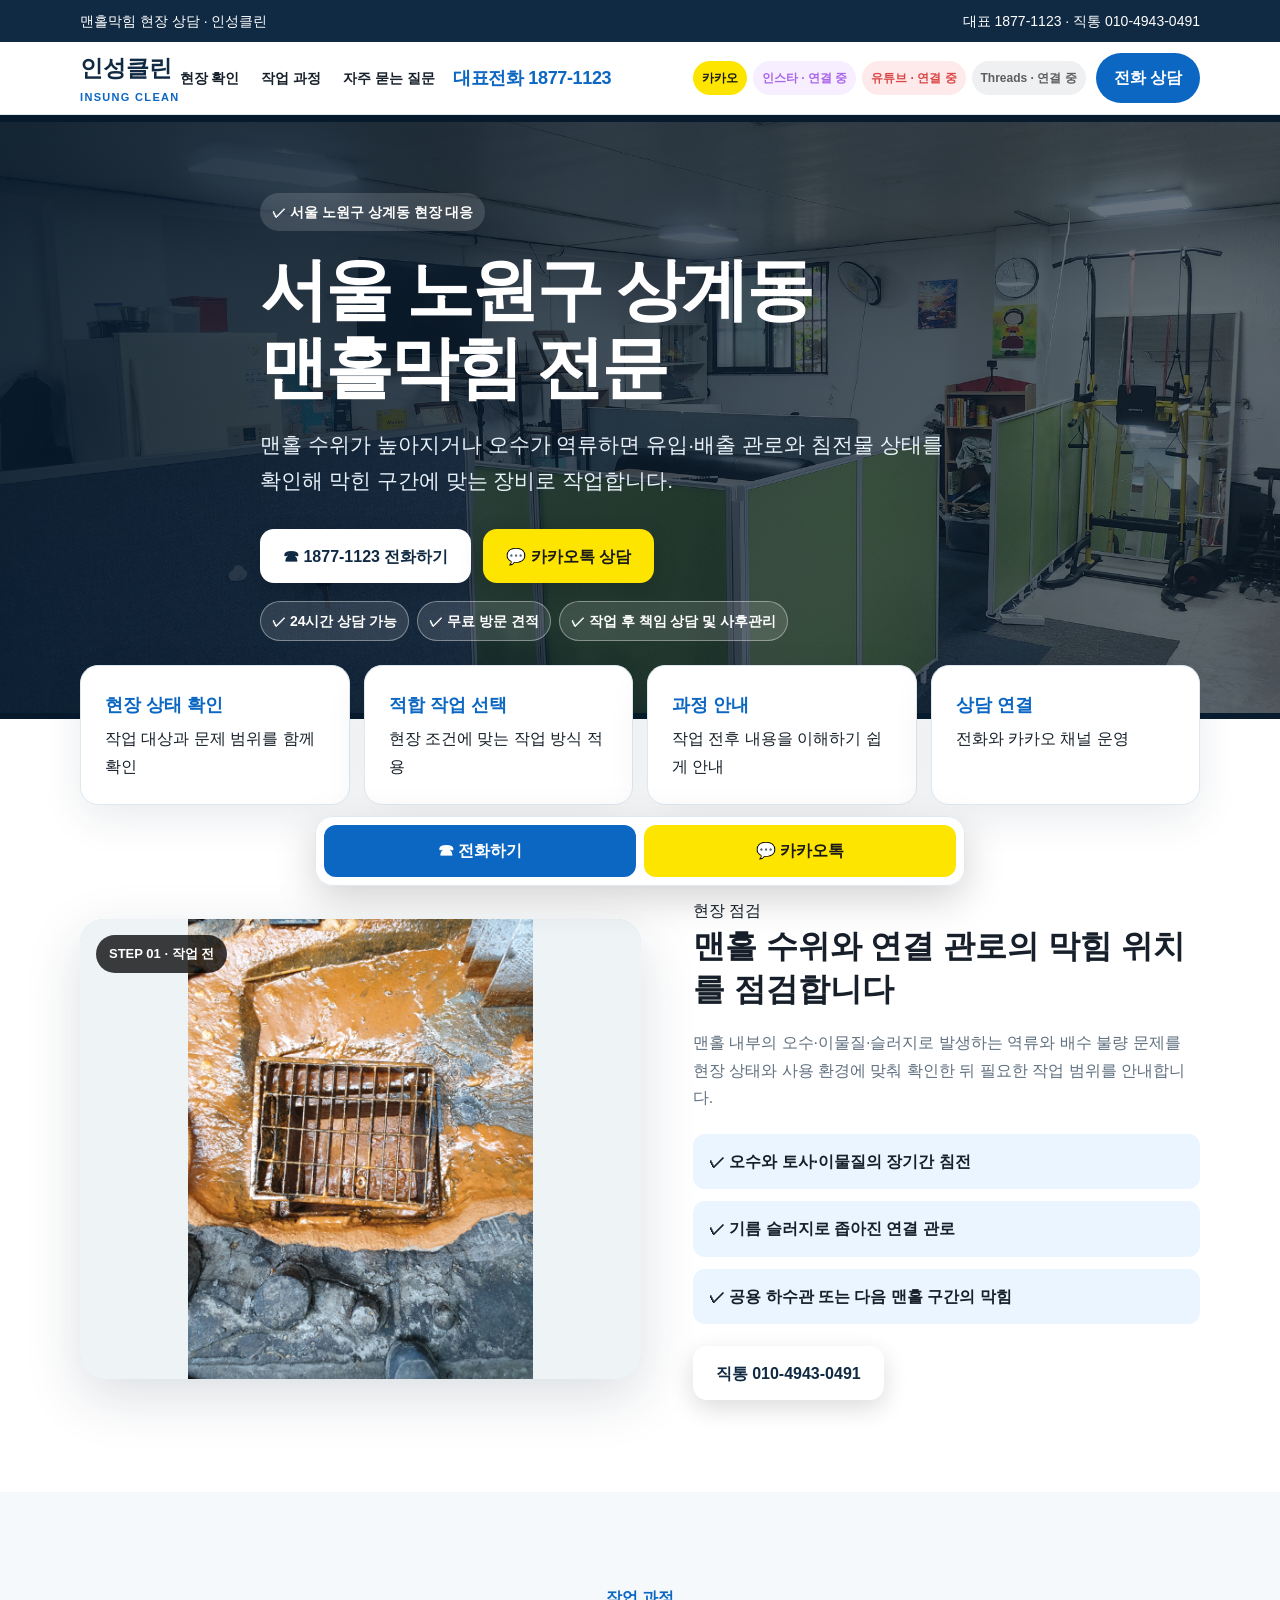
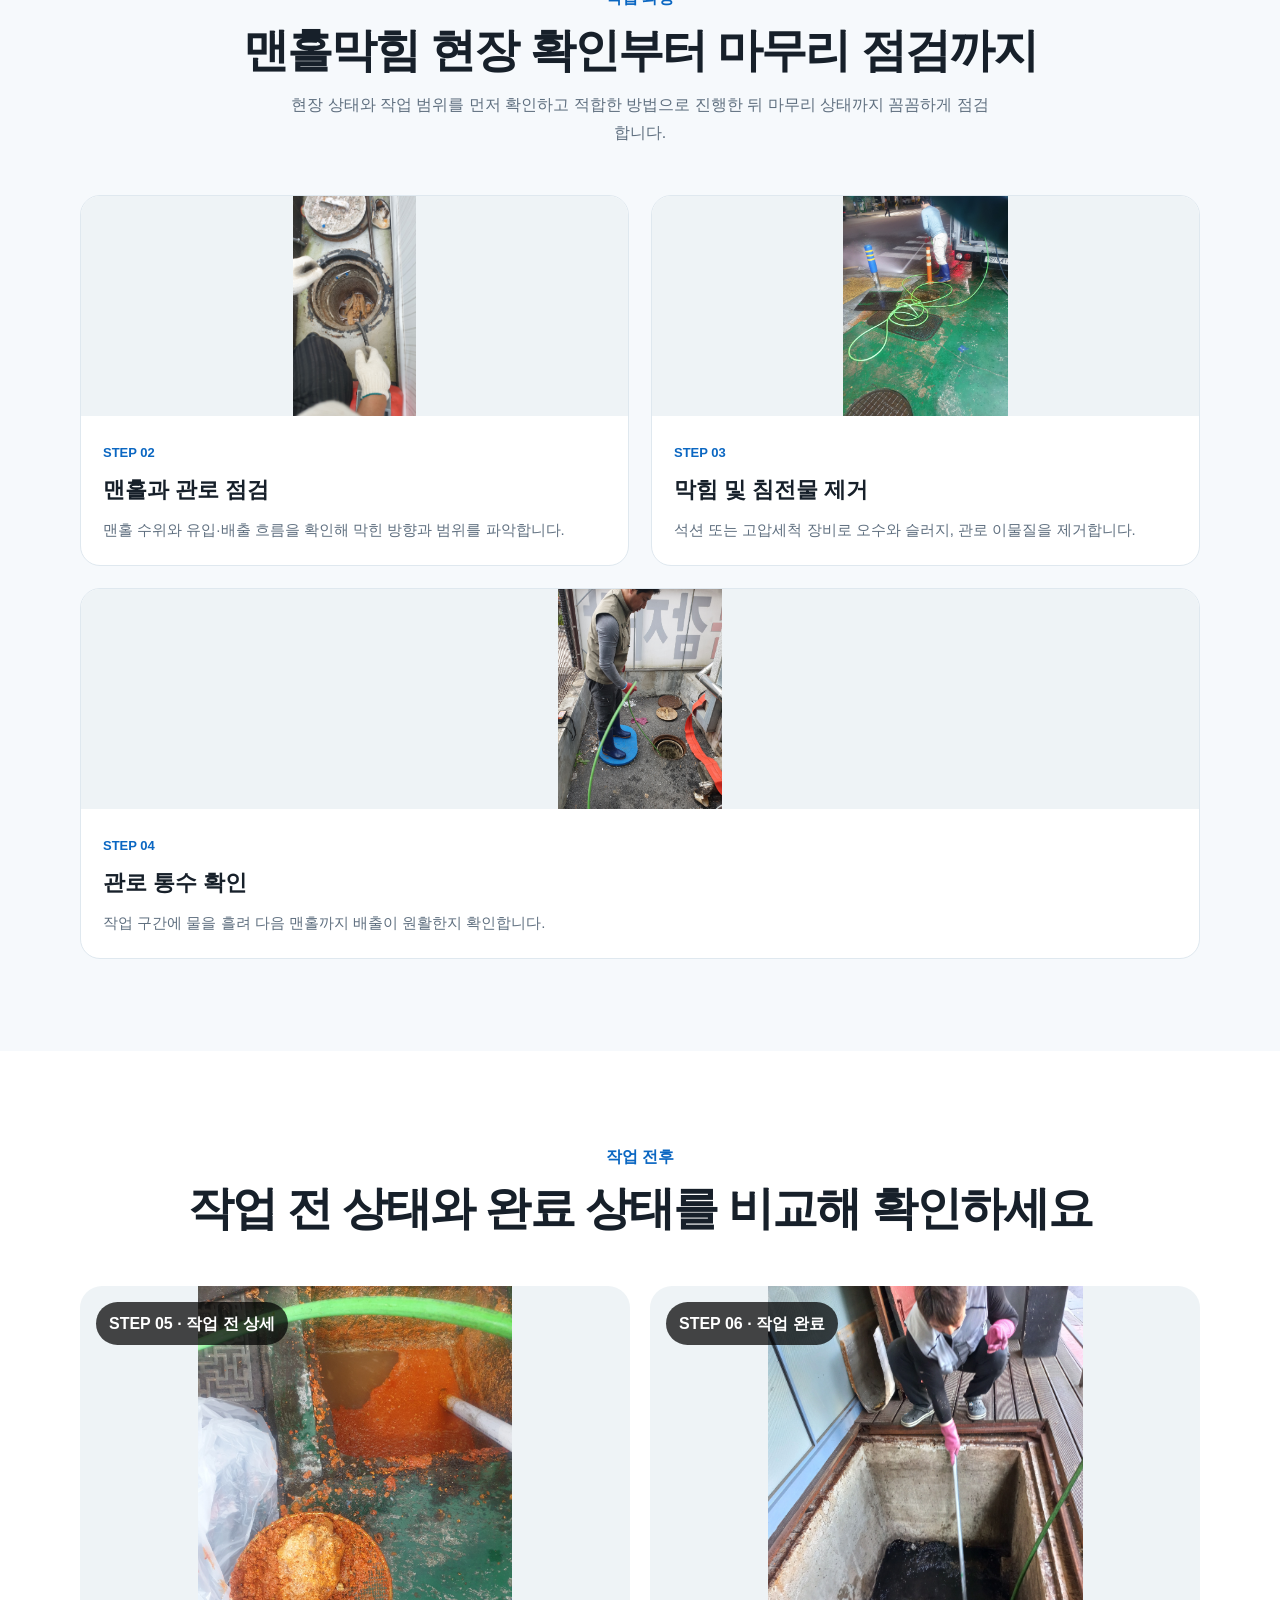
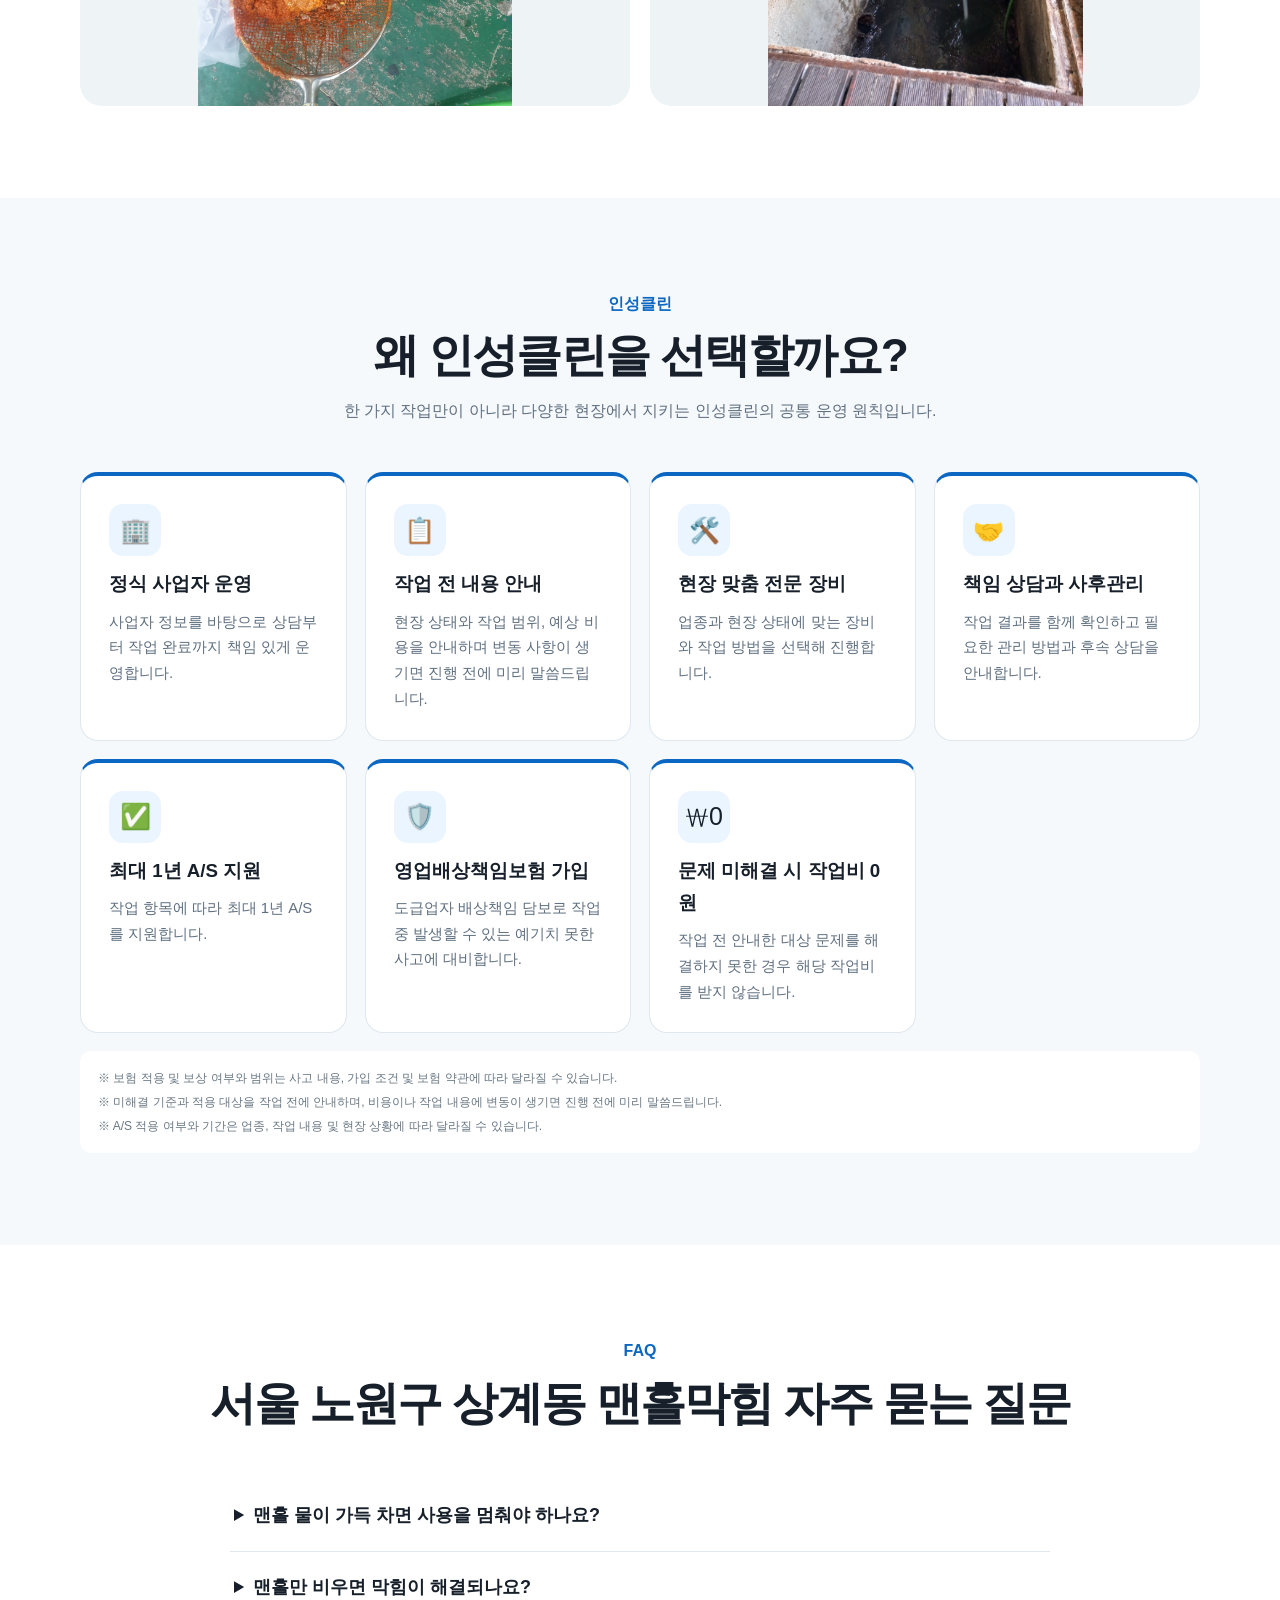
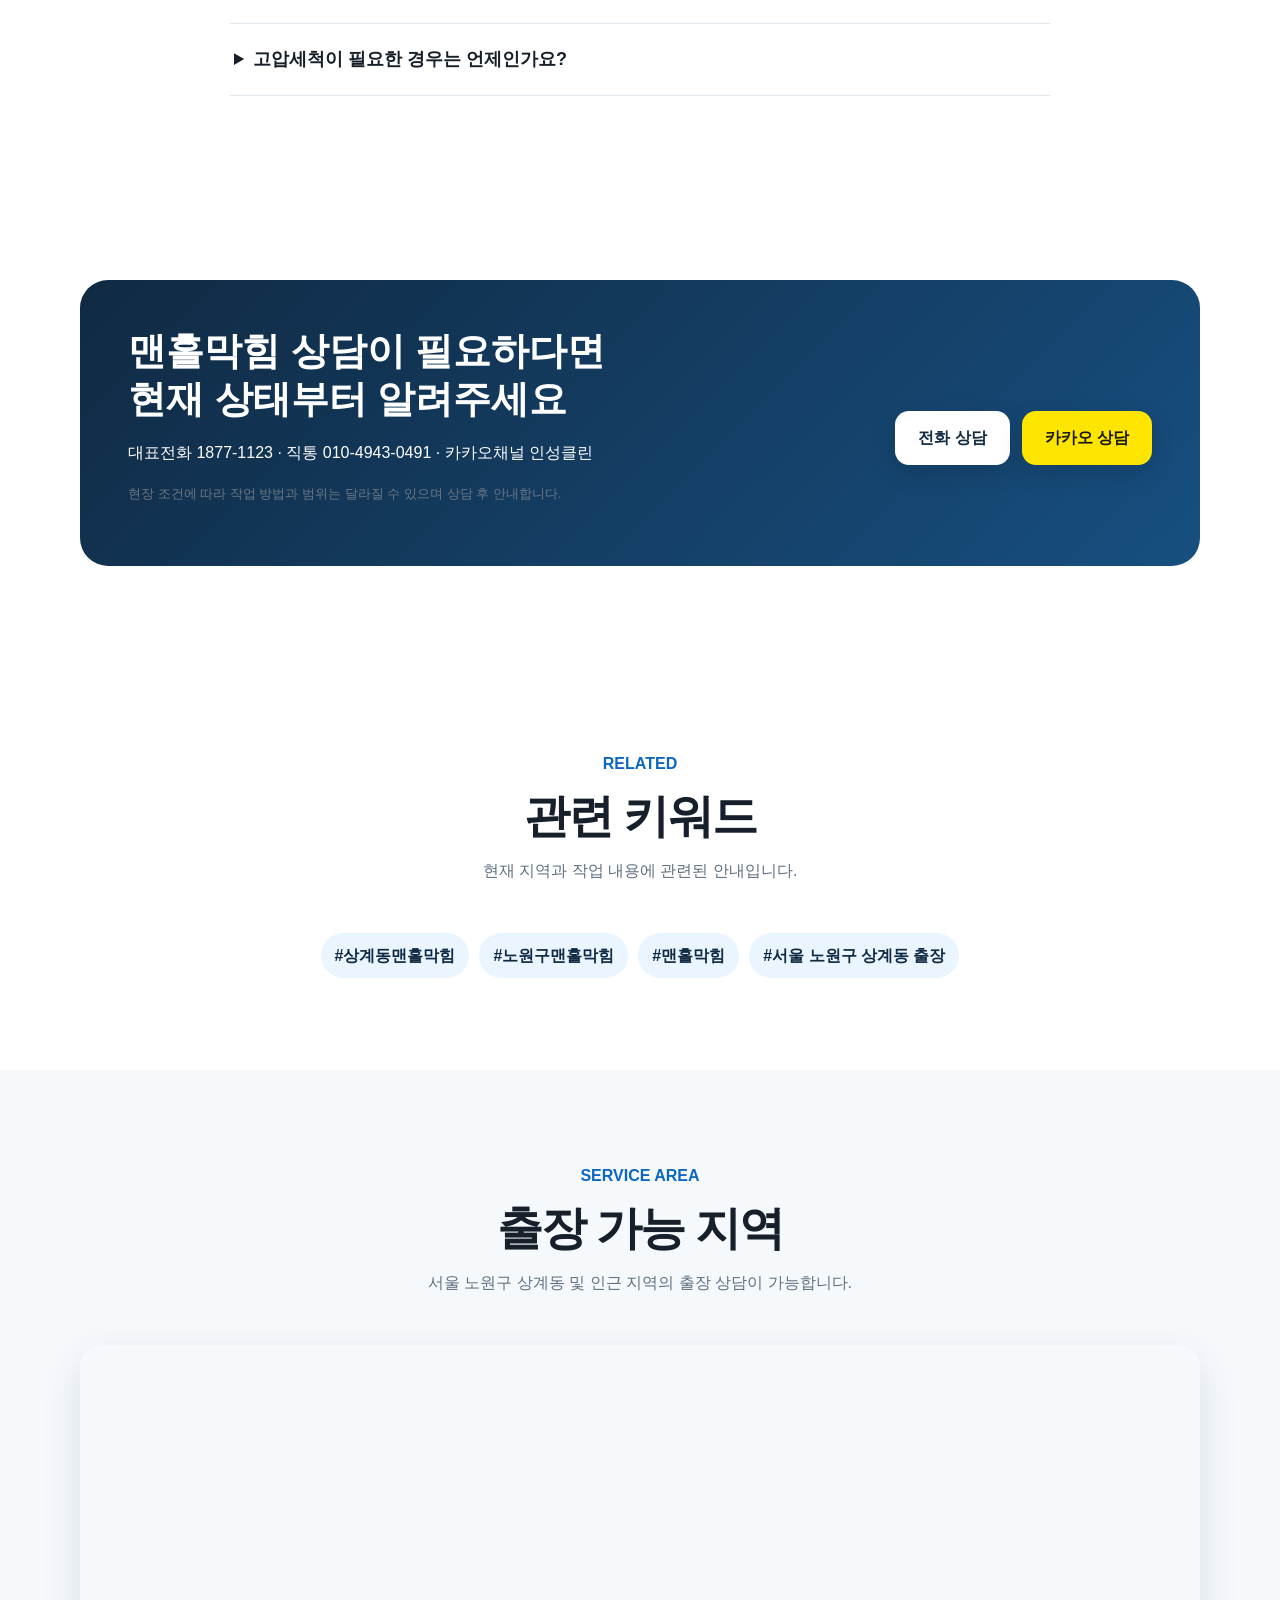
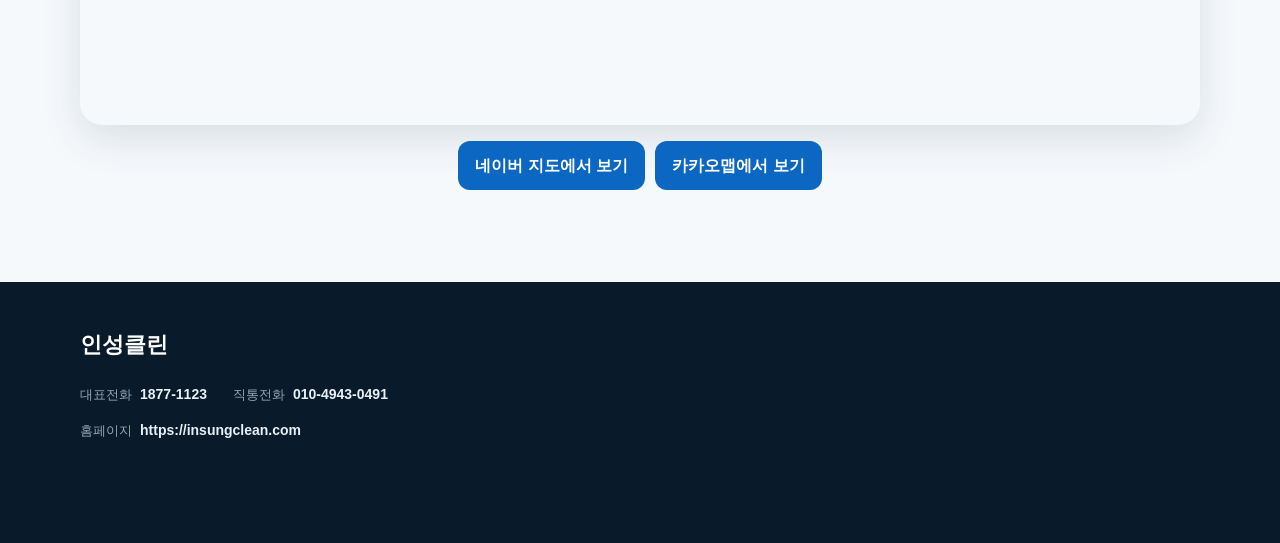
<file: pages/서울-노원구-상계동-맨홀막힘/index.html>
<!doctype html>
<html lang="ko"><head><meta charset="utf-8"><meta name="viewport" content="width=device-width,initial-scale=1">
<title>서울 노원구 상계동 맨홀막힘 전문 인성클린</title><meta name="description" content="서울 노원구 상계동 맨홀막힘 현장 확인부터 맞춤 작업과 마무리 안내까지. 인성클린 대표 1877-1123 직통 010-4943-0491.">
<meta name="robots" content="index,follow"><meta property="og:title" content="서울 노원구 상계동 맨홀막힘 전문 인성클린"><meta property="og:description" content="서울 노원구 상계동 맨홀막힘 현장 점검과 작업 안내. 인성클린 대표 1877-1123, 직통 010-4943-0491."><meta property="og:type" content="website"><meta property="og:image" content="assets/images/hero.jpg">
<link rel="stylesheet" href="../../assets/css/style.css"><link rel="canonical" href="https://service.insungclean.com/pages/%EC%84%9C%EC%9A%B8-%EB%85%B8%EC%9B%90%EA%B5%AC-%EC%83%81%EA%B3%84%EB%8F%99-%EB%A7%A8%ED%99%80%EB%A7%89%ED%9E%98/">
<script type="application/ld+json">{"@context":"https://schema.org","@type":"LocalBusiness","name":"인성클린","telephone":"1877-1123","areaServed":"서울 노원구 상계동","url":"https://service.insungclean.com/pages/%EC%84%9C%EC%9A%B8-%EB%85%B8%EC%9B%90%EA%B5%AC-%EC%83%81%EA%B3%84%EB%8F%99-%EB%A7%A8%ED%99%80%EB%A7%89%ED%9E%98/"}</script><style id="photo-step-label-style">
.photo{position:relative}.photo-stage-label{position:absolute;left:16px;top:16px;z-index:2;background:rgba(0,0,0,.76);color:#fff;padding:8px 13px;border-radius:999px;font-size:13px;font-weight:900}
</style><style id="brand-reason-style">
.why.brand-reasons{grid-template-columns:repeat(auto-fit,minmax(220px,1fr))}
.brand-reason-card{border-top:4px solid var(--blue)}.brand-reason-card span{display:flex;align-items:center;justify-content:center;width:52px;height:52px;border-radius:14px;background:var(--sky);font-size:25px}
.brand-reason-notice{margin-top:18px;padding:14px 18px;border-radius:12px;background:#fff;color:#687783;font-size:12px}.brand-reason-notice p{margin:3px 0}
</style><style id="generated-contact-style">
.header-socials{display:flex;align-items:center;gap:6px;margin-left:auto;margin-right:10px}.header-social-link{font-size:12px;font-weight:800;padding:7px 9px;border-radius:999px;background:var(--sky);color:var(--navy)}
.header-social-link.kakao{background:#fee500;color:#191919}.header-social-link.instagram{background:#f4e8ff;color:#8a2be2}.header-social-link.youtube{background:#fee2e2;color:#c00}
.header-social-link.threads{background:#e8eaed;color:#202124}.header-social-link.pending{opacity:.72;cursor:default}
.service-badges{display:flex;flex-wrap:wrap;gap:8px;margin-top:18px}.service-badges span{padding:7px 11px;border:1px solid rgba(255,255,255,.38);border-radius:999px;background:rgba(255,255,255,.12);font-size:14px;font-weight:800}
.fixed-cta.single-action{grid-template-columns:1fr}
@media(max-width:760px){.header-socials{display:none}.service-badges{gap:6px}.service-badges span{font-size:12px;padding:6px 9px}}
</style><style id="generated-homepage-style">.footer-home-link{color:inherit;text-decoration:none}</style><style id="footer-business-style">
.footer-company{display:block;margin-bottom:18px;color:#fff;font-size:22px}.footer-info-grid{display:flex;flex-wrap:wrap;gap:12px 26px}.footer-info-item{display:flex;gap:8px;align-items:baseline}.footer-info-item span{color:#91a6b5;font-size:13px}.footer-info-item strong{color:#e8f0f5;font-size:14px}.footer-info-item a{color:inherit;text-decoration:none}.footer-info-item:last-child{flex-basis:100%}
@media(max-width:600px){.footer-info-grid{display:grid;gap:9px}.footer-info-item{justify-content:space-between}.footer-info-item:last-child{display:block}.footer-info-item:last-child span{display:block;margin-bottom:3px}}
</style><style id="generated-style">
:root{--navy:#102a43;--blue:#0b67c2;--sky:#eaf5ff;--ink:#17202a;--muted:#607080;}
.layout-premium .section>.wrap,.layout-premium .contact-box{max-width:1180px}.layout-premium .why-card{box-shadow:0 18px 45px rgba(0,0,0,.10)}
.layout-review .faq details{background:var(--sky);border:0;border-radius:16px;padding:20px;margin:12px 0}.layout-review .why-card{border-left:5px solid var(--blue)}
.layout-magazine h1,.layout-magazine h2,.layout-magazine h3{font-family:Georgia,"Noto Serif KR",serif}.layout-magazine .step,.layout-magazine .why-card{border-radius:2px}
.layout-blog .wrap{--max:900px}.layout-blog .process{grid-template-columns:1fr}.layout-blog .step{display:grid;grid-template-columns:260px 1fr}
.layout-before-after .before-after{gap:8px}.layout-before-after .ba-card{border-radius:8px;box-shadow:0 16px 45px rgba(0,0,0,.18)}
.photos-grid .process{grid-template-columns:repeat(2,1fr)}.photos-grid .process .step:last-child{grid-column:1/-1}
.photos-vertical .process{grid-template-columns:1fr}.photos-vertical .step{display:grid;grid-template-columns:minmax(260px,42%) 1fr}
.photos-slider .process{display:flex;overflow-x:auto;scroll-snap-type:x mandatory;padding-bottom:12px}.photos-slider .step{min-width:min(82vw,430px);scroll-snap-align:start}
@media(max-width:600px){.layout-blog .step,.photos-vertical .step{display:block}.photos-grid .process{grid-template-columns:1fr}.photos-grid .process .step:last-child{grid-column:auto}}
</style><meta property="og:url" content="https://service.insungclean.com/pages/%EC%84%9C%EC%9A%B8-%EB%85%B8%EC%9B%90%EA%B5%AC-%EC%83%81%EA%B3%84%EB%8F%99-%EB%A7%A8%ED%99%80%EB%A7%89%ED%9E%98/"><style id="generated-seo-style">
.seo-tags{display:flex;flex-wrap:wrap;justify-content:center;gap:10px}.seo-tag{padding:9px 14px;border-radius:999px;background:var(--sky);color:var(--navy);font-weight:800}
.seo-map iframe{display:block;width:100%;height:380px;border:0;border-radius:22px;box-shadow:0 14px 40px rgba(16,42,67,.12)}
.seo-map-links{display:flex;justify-content:center;gap:10px;margin-top:16px}.seo-map-links a{padding:11px 17px;border-radius:12px;background:var(--blue);color:#fff;font-weight:800}
@media(max-width:600px){.seo-map iframe{height:300px}.seo-map-links{flex-direction:column;text-align:center}}
</style><style id="generated-hero-photo">.hero{background-image:linear-gradient(100deg,rgba(6,25,43,.90),rgba(6,25,43,.55)),url('images/00_COVER_대표-1.jpg')!important;}</style><style id="photo-display-settings">
.hero{min-height:460px!important;background-size:100% 100%,contain!important;background-position:center,center!important;background-repeat:no-repeat,no-repeat!important;background-color:#0b2033!important}
.photo img,.step img,.ba-card img{object-fit:contain!important;object-position:center!important;background:#eef3f6}
</style></head>
<body class="layout-basic theme-blue photos-grid"><div class="topbar"><div class="wrap"><span>맨홀막힘 현장 상담 · 인성클린</span><span>대표 1877-1123 · 직통 010-4943-0491</span></div></div>
<header class="header"><div class="wrap"><a class="brand" href="https://insungclean.com">인성클린<small>INSUNG CLEAN</small></a><nav class="nav"><a href="#diagnosis">현장 확인</a><a href="#process">작업 과정</a><a href="#faq">자주 묻는 질문</a></nav><span class="header-main-phone">대표전화 1877-1123</span><div class="header-socials"><a class="header-social-link kakao" href="http://pf.kakao.com/_xbuxann/chat" target="_blank" rel="noopener">카카오</a><span class="header-social-link instagram pending" title="인스타 연결 준비 중">인스타 · 연결 중</span><span class="header-social-link youtube pending" title="유튜브 연결 준비 중">유튜브 · 연결 중</span><span class="header-social-link threads pending" title="Threads 연결 준비 중">Threads · 연결 중</span></div><a class="header-call" href="tel:01049430491">전화 상담</a></div></header>
<main><section class="hero"><div class="wrap hero-inner"><span class="eyebrow">✓ 서울 노원구 상계동 현장 대응</span><h1>서울 노원구 상계동<br>맨홀막힘 전문</h1><p>맨홀 수위가 높아지거나 오수가 역류하면 유입·배출 관로와 침전물 상태를 확인해 막힌 구간에 맞는 장비로 작업합니다.</p><div class="cta-row"><a class="btn btn-phone" href="tel:01049430491">☎ 1877-1123 전화하기</a><a class="btn btn-kakao" href="http://pf.kakao.com/_xbuxann/chat" rel="noopener">💬 카카오톡 상담</a></div><div class="service-badges"><span>✓ 24시간 상담 가능</span><span>✓ 무료 방문 견적</span><span>✓ 작업 후 책임 상담 및 사후관리</span></div></div></section>
<div class="wrap trust"><div class="trust-card"><b>현장 상태 확인</b><span>작업 대상과 문제 범위를 함께 확인</span></div><div class="trust-card"><b>적합 작업 선택</b><span>현장 조건에 맞는 작업 방식 적용</span></div><div class="trust-card"><b>과정 안내</b><span>작업 전후 내용을 이해하기 쉽게 안내</span></div><div class="trust-card"><b>상담 연결</b><span>전화와 카카오 채널 운영</span></div></div>
<section class="section" id="diagnosis"><div class="wrap split"><div class="photo"><span class="photo-stage-label">STEP 01 · 작업 전</span><img src="images/01_STEP1_작업전-1.jpg" alt="맨홀막힘 작업 전"></div><div class="content"><span class="tag">현장 점검</span><h3>맨홀 수위와 연결 관로의 막힘 위치를 점검합니다</h3><p>맨홀 내부의 오수·이물질·슬러지로 발생하는 역류와 배수 불량 문제를 현장 상태와 사용 환경에 맞춰 확인한 뒤 필요한 작업 범위를 안내합니다.</p><div class="checks"><div class="check">✓ 오수와 토사·이물질의 장기간 침전</div><div class="check">✓ 기름 슬러지로 좁아진 연결 관로</div><div class="check">✓ 공용 하수관 또는 다음 맨홀 구간의 막힘</div></div><a class="btn btn-phone" href="tel:010-4943-0491">직통 010-4943-0491</a></div></div></section>
<section class="section alt" id="process"><div class="wrap"><div class="section-title"><span class="tag">작업 과정</span><h2>맨홀막힘 현장 확인부터 마무리 점검까지</h2><p>현장 상태와 작업 범위를 먼저 확인하고 적합한 방법으로 진행한 뒤 마무리 상태까지 꼼꼼하게 점검합니다.</p></div><div class="process"><article class="step"><img src="images/02_STEP2_점검-1.jpg" alt="맨홀막힘 현장 점검"><div class="step-body"><span class="step-num">STEP 02</span><h3>맨홀과 관로 점검</h3><p>맨홀 수위와 유입·배출 흐름을 확인해 막힌 방향과 범위를 파악합니다.</p></div></article><article class="step"><img src="images/03_STEP3_장비-1.jpg" alt="맨홀막힘 작업 준비"><div class="step-body"><span class="step-num">STEP 03</span><h3>막힘 및 침전물 제거</h3><p>석션 또는 고압세척 장비로 오수와 슬러지, 관로 이물질을 제거합니다.</p></div></article><article class="step"><img src="images/04_STEP4_작업중-1.jpg" alt="맨홀막힘 작업 중"><div class="step-body"><span class="step-num">STEP 04</span><h3>관로 통수 확인</h3><p>작업 구간에 물을 흘려 다음 맨홀까지 배출이 원활한지 확인합니다.</p></div></article></div></div></section>
<section class="section"><div class="wrap"><div class="section-title"><span class="tag">작업 전후</span><h2>작업 전 상태와 완료 상태를 비교해 확인하세요</h2></div><div class="before-after"><div class="ba-card"><img src="images/05_STEP5_작업전상세-1.jpg" alt="맨홀막힘 작업 전 상세"><span class="ba-label">STEP 05 · 작업 전 상세</span></div><div class="ba-card"><img src="images/06_STEP6_작업완료-1.jpg" alt="맨홀막힘 작업 완료"><span class="ba-label">STEP 06 · 작업 완료</span></div></div></div></section>
<section class="section alt"><div class="wrap"><div class="section-title"><span class="tag">인성클린</span><h2>왜 인성클린을 선택할까요?</h2><p>한 가지 작업만이 아니라 다양한 현장에서 지키는 인성클린의 공통 운영 원칙입니다.</p></div><div class="why brand-reasons"><article class="why-card brand-reason-card"><span>🏢</span><h3>정식 사업자 운영</h3><p>사업자 정보를 바탕으로 상담부터 작업 완료까지 책임 있게 운영합니다.</p></article><article class="why-card brand-reason-card"><span>📋</span><h3>작업 전 내용 안내</h3><p>현장 상태와 작업 범위, 예상 비용을 안내하며 변동 사항이 생기면 진행 전에 미리 말씀드립니다.</p></article><article class="why-card brand-reason-card"><span>🛠️</span><h3>현장 맞춤 전문 장비</h3><p>업종과 현장 상태에 맞는 장비와 작업 방법을 선택해 진행합니다.</p></article><article class="why-card brand-reason-card"><span>🤝</span><h3>책임 상담과 사후관리</h3><p>작업 결과를 함께 확인하고 필요한 관리 방법과 후속 상담을 안내합니다.</p></article><article class="why-card brand-reason-card"><span>✅</span><h3>최대 1년 A/S 지원</h3><p>작업 항목에 따라 최대 1년 A/S를 지원합니다.</p></article><article class="why-card brand-reason-card"><span>🛡️</span><h3>영업배상책임보험 가입</h3><p>도급업자 배상책임 담보로 작업 중 발생할 수 있는 예기치 못한 사고에 대비합니다.</p></article><article class="why-card brand-reason-card"><span>₩0</span><h3>문제 미해결 시 작업비 0원</h3><p>작업 전 안내한 대상 문제를 해결하지 못한 경우 해당 작업비를 받지 않습니다.</p></article></div><div class="brand-reason-notice"><p>※ 보험 적용 및 보상 여부와 범위는 사고 내용, 가입 조건 및 보험 약관에 따라 달라질 수 있습니다.</p><p>※ 미해결 기준과 적용 대상을 작업 전에 안내하며, 비용이나 작업 내용에 변동이 생기면 진행 전에 미리 말씀드립니다.</p><p>※ A/S 적용 여부와 기간은 업종, 작업 내용 및 현장 상황에 따라 달라질 수 있습니다.</p></div></div></section>
<section class="section" id="faq"><div class="wrap"><div class="section-title"><span class="tag">FAQ</span><h2>서울 노원구 상계동 맨홀막힘 자주 묻는 질문</h2></div><div class="faq"><details><summary>맨홀 물이 가득 차면 사용을 멈춰야 하나요?</summary><p>추가 배수 시 역류하거나 넘칠 수 있어 물 사용을 줄이고 신속히 상태를 확인하는 것이 좋습니다.</p></details><details><summary>맨홀만 비우면 막힘이 해결되나요?</summary><p>연결 관로가 막혔다면 오수만 빼도 다시 수위가 올라가므로 관로 상태를 함께 확인해야 합니다.</p></details><details><summary>고압세척이 필요한 경우는 언제인가요?</summary><p>기름 슬러지나 긴 관로에 오염이 넓게 쌓인 경우 현장 조건을 확인해 적용합니다.</p></details></div></div></section>
<section class="section"><div class="wrap contact-box"><div><h2>맨홀막힘 상담이 필요하다면<br>현재 상태부터 알려주세요</h2><p>대표전화 1877-1123 · 직통 010-4943-0491 · 카카오채널 인성클린</p><p class="notice">현장 조건에 따라 작업 방법과 범위는 달라질 수 있으며 상담 후 안내합니다.</p></div><div class="cta-row"><a class="btn btn-phone" href="tel:01049430491">전화 상담</a><a class="btn btn-kakao" href="http://pf.kakao.com/_xbuxann/chat" rel="noopener">카카오 상담</a></div></div></section><section class="section seo-related"><div class="wrap"><div class="section-title"><span class="tag">RELATED</span><h2>관련 키워드</h2><p>현재 지역과 작업 내용에 관련된 안내입니다.</p></div><div class="seo-tags"><span class="seo-tag">#상계동맨홀막힘</span><span class="seo-tag">#노원구맨홀막힘</span><span class="seo-tag">#맨홀막힘</span><span class="seo-tag">#서울 노원구 상계동 출장</span></div></div></section><section class="section alt seo-map"><div class="wrap"><div class="section-title"><span class="tag">SERVICE AREA</span><h2>출장 가능 지역</h2><p>서울 노원구 상계동 및 인근 지역의 출장 상담이 가능합니다.</p></div><iframe title="출장 가능 지역" loading="lazy" src="https://www.google.com/maps?q=%EC%84%9C%EC%9A%B8%20%EB%85%B8%EC%9B%90%EA%B5%AC%20%EC%83%81%EA%B3%84%EB%8F%99&amp;output=embed"></iframe><div class="seo-map-links"><a href="https://map.naver.com/p/search/%EC%84%9C%EC%9A%B8%20%EB%85%B8%EC%9B%90%EA%B5%AC%20%EC%83%81%EA%B3%84%EB%8F%99" target="_blank" rel="noopener">네이버 지도에서 보기</a><a href="https://map.kakao.com/?q=%EC%84%9C%EC%9A%B8%20%EB%85%B8%EC%9B%90%EA%B5%AC%20%EC%83%81%EA%B3%84%EB%8F%99" target="_blank" rel="noopener">카카오맵에서 보기</a></div></div></section></main>
<footer class="footer"><div class="wrap"><b class="footer-company">인성클린</b><div class="footer-info-grid"><div class="footer-info-item"><span>대표전화</span><strong>1877-1123</strong></div><div class="footer-info-item"><span>직통전화</span><strong><a href="tel:01049430491">010-4943-0491</a></strong></div><div class="footer-info-item"><span>홈페이지</span><strong><a href="https://insungclean.com">https://insungclean.com</a></strong></div></div></div></footer>
<div class="fixed-cta"><a class="fixed-phone" href="tel:01049430491">☎ 전화하기</a><a class="fixed-kakao" href="http://pf.kakao.com/_xbuxann/chat" rel="noopener">💬 카카오톡</a></div></body></html>
</file>
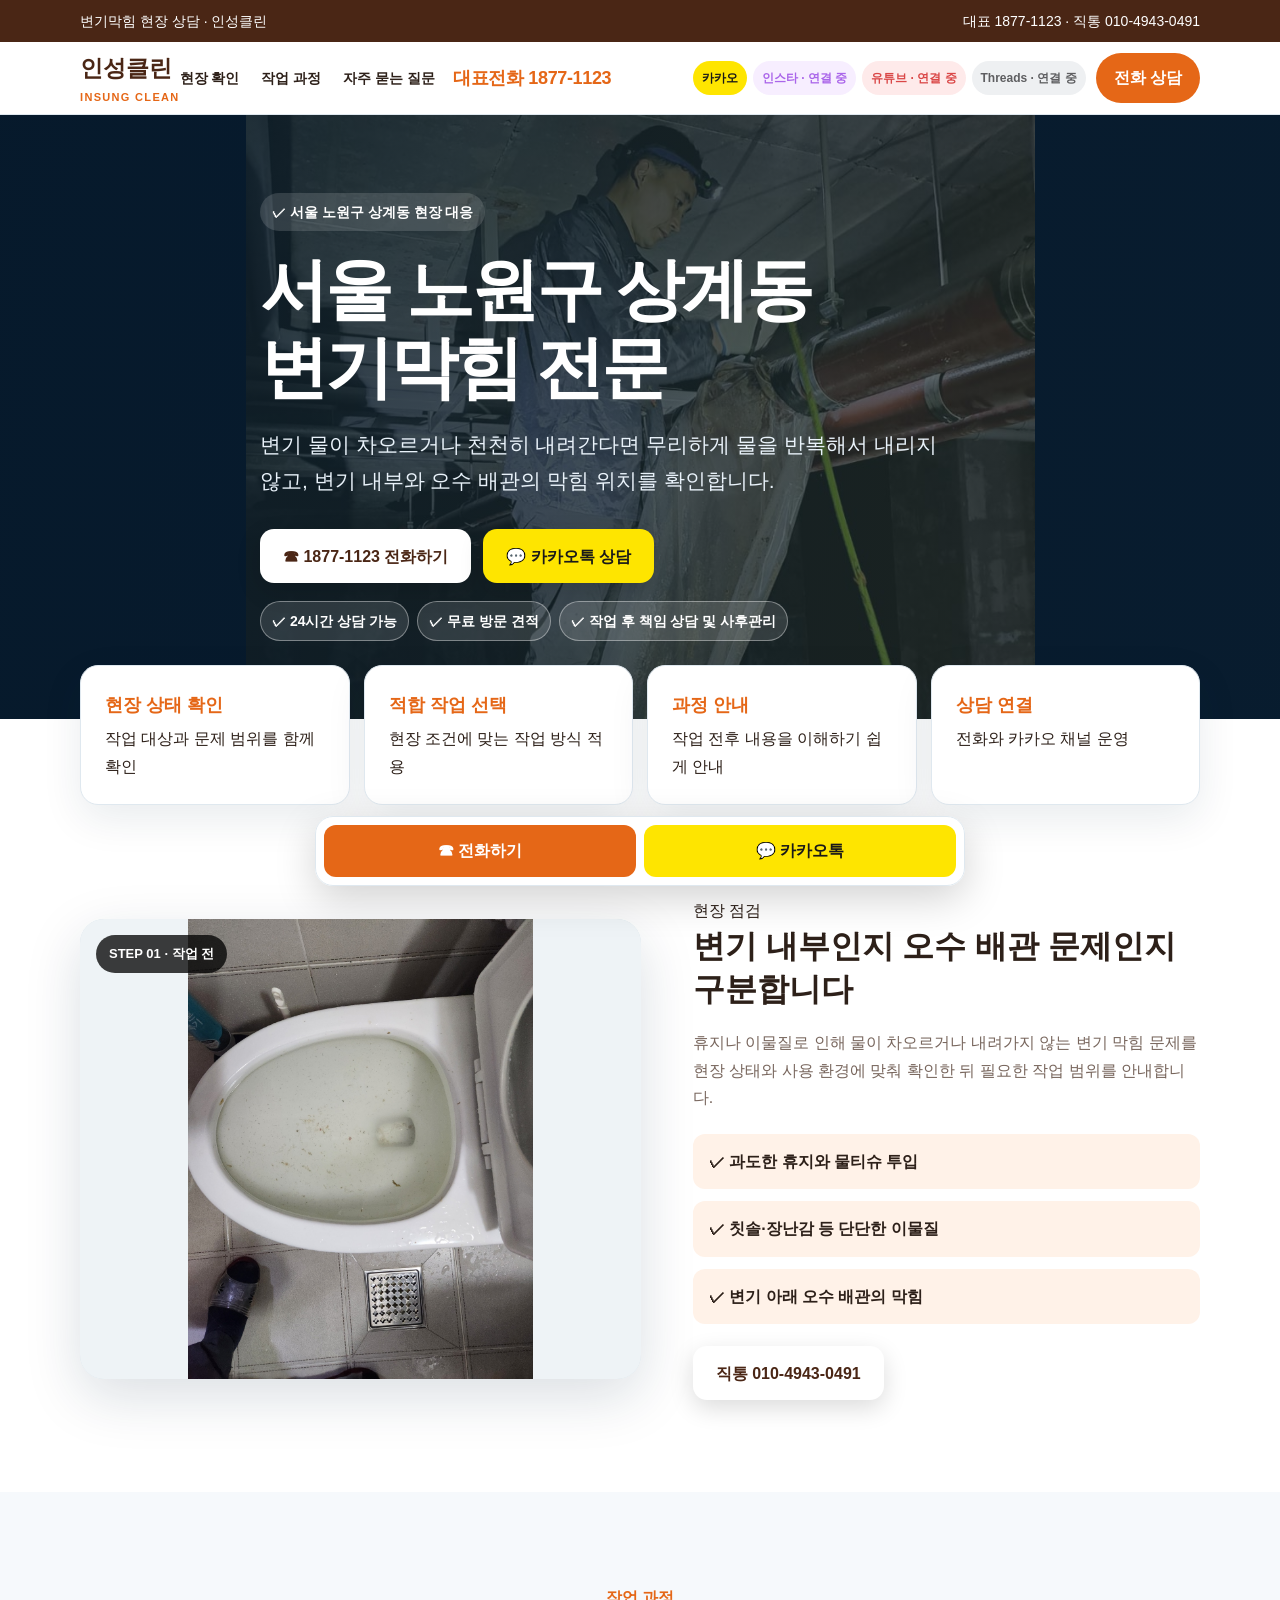
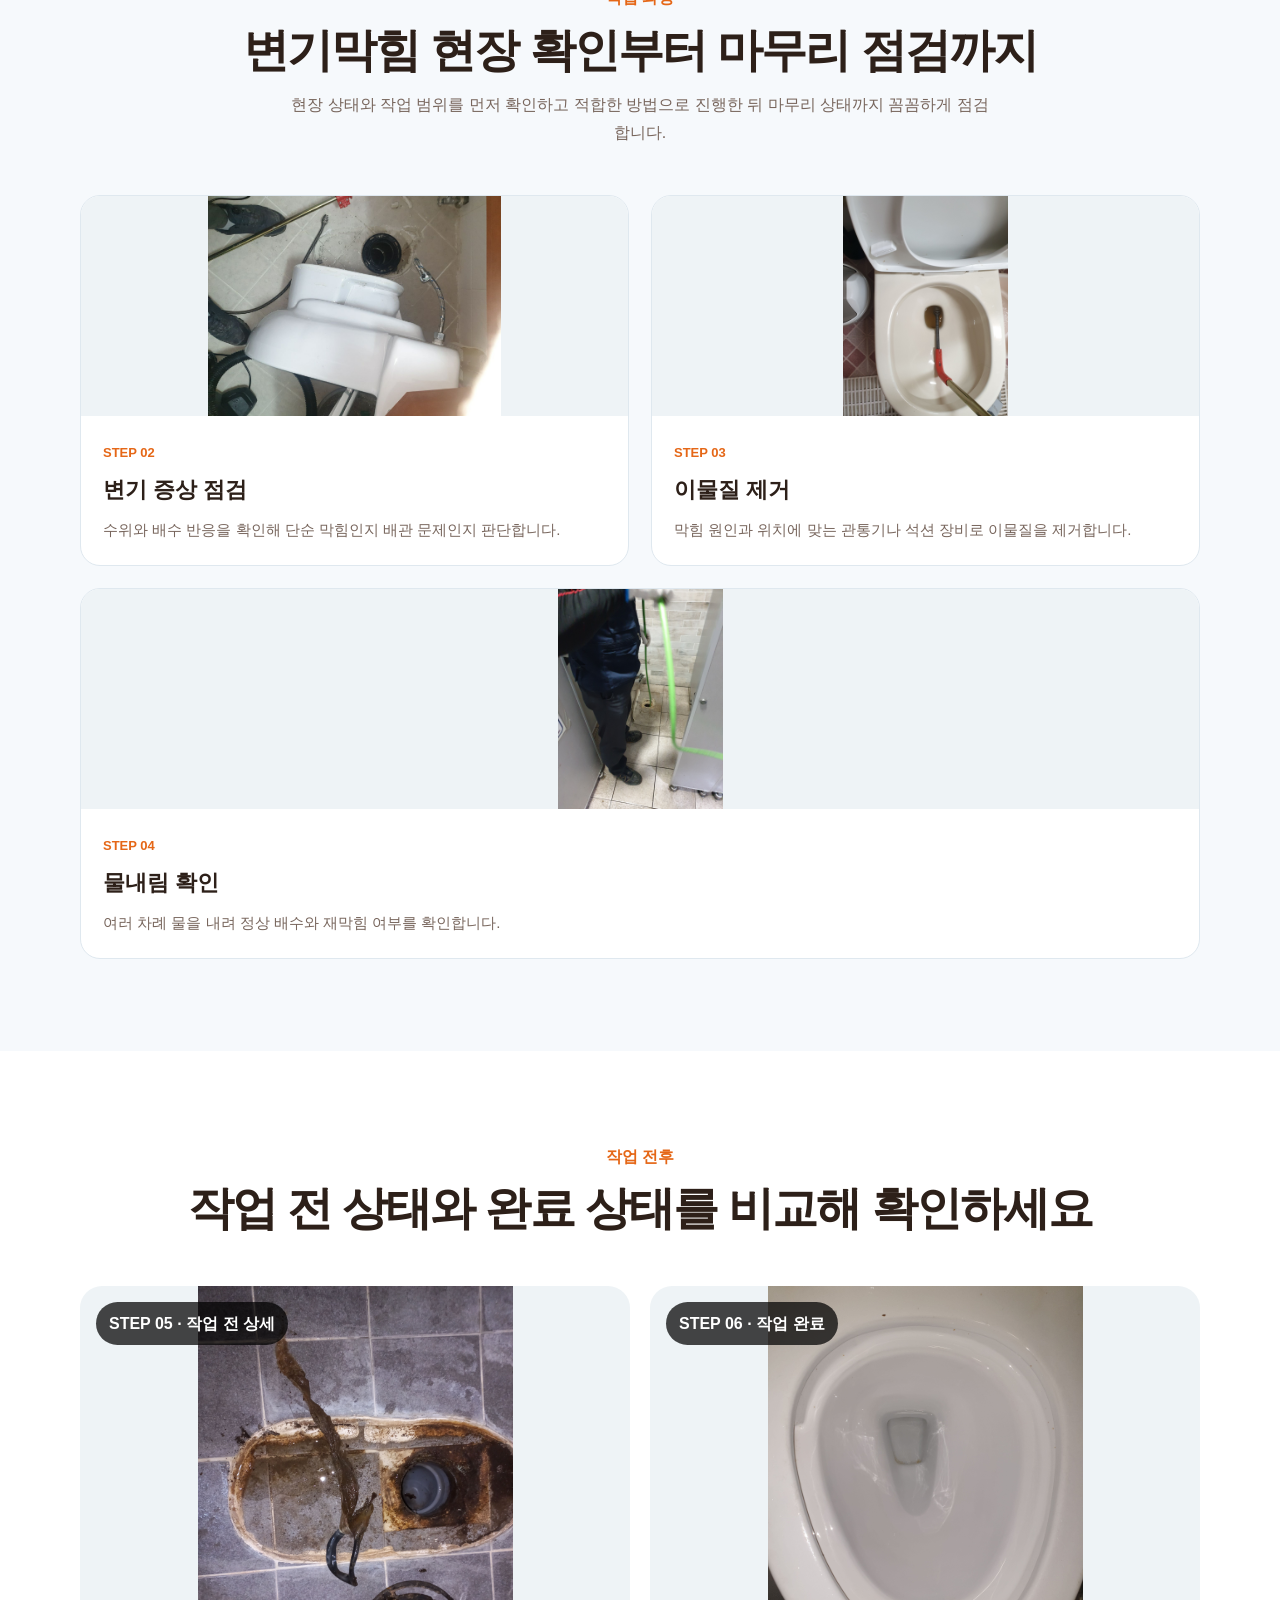
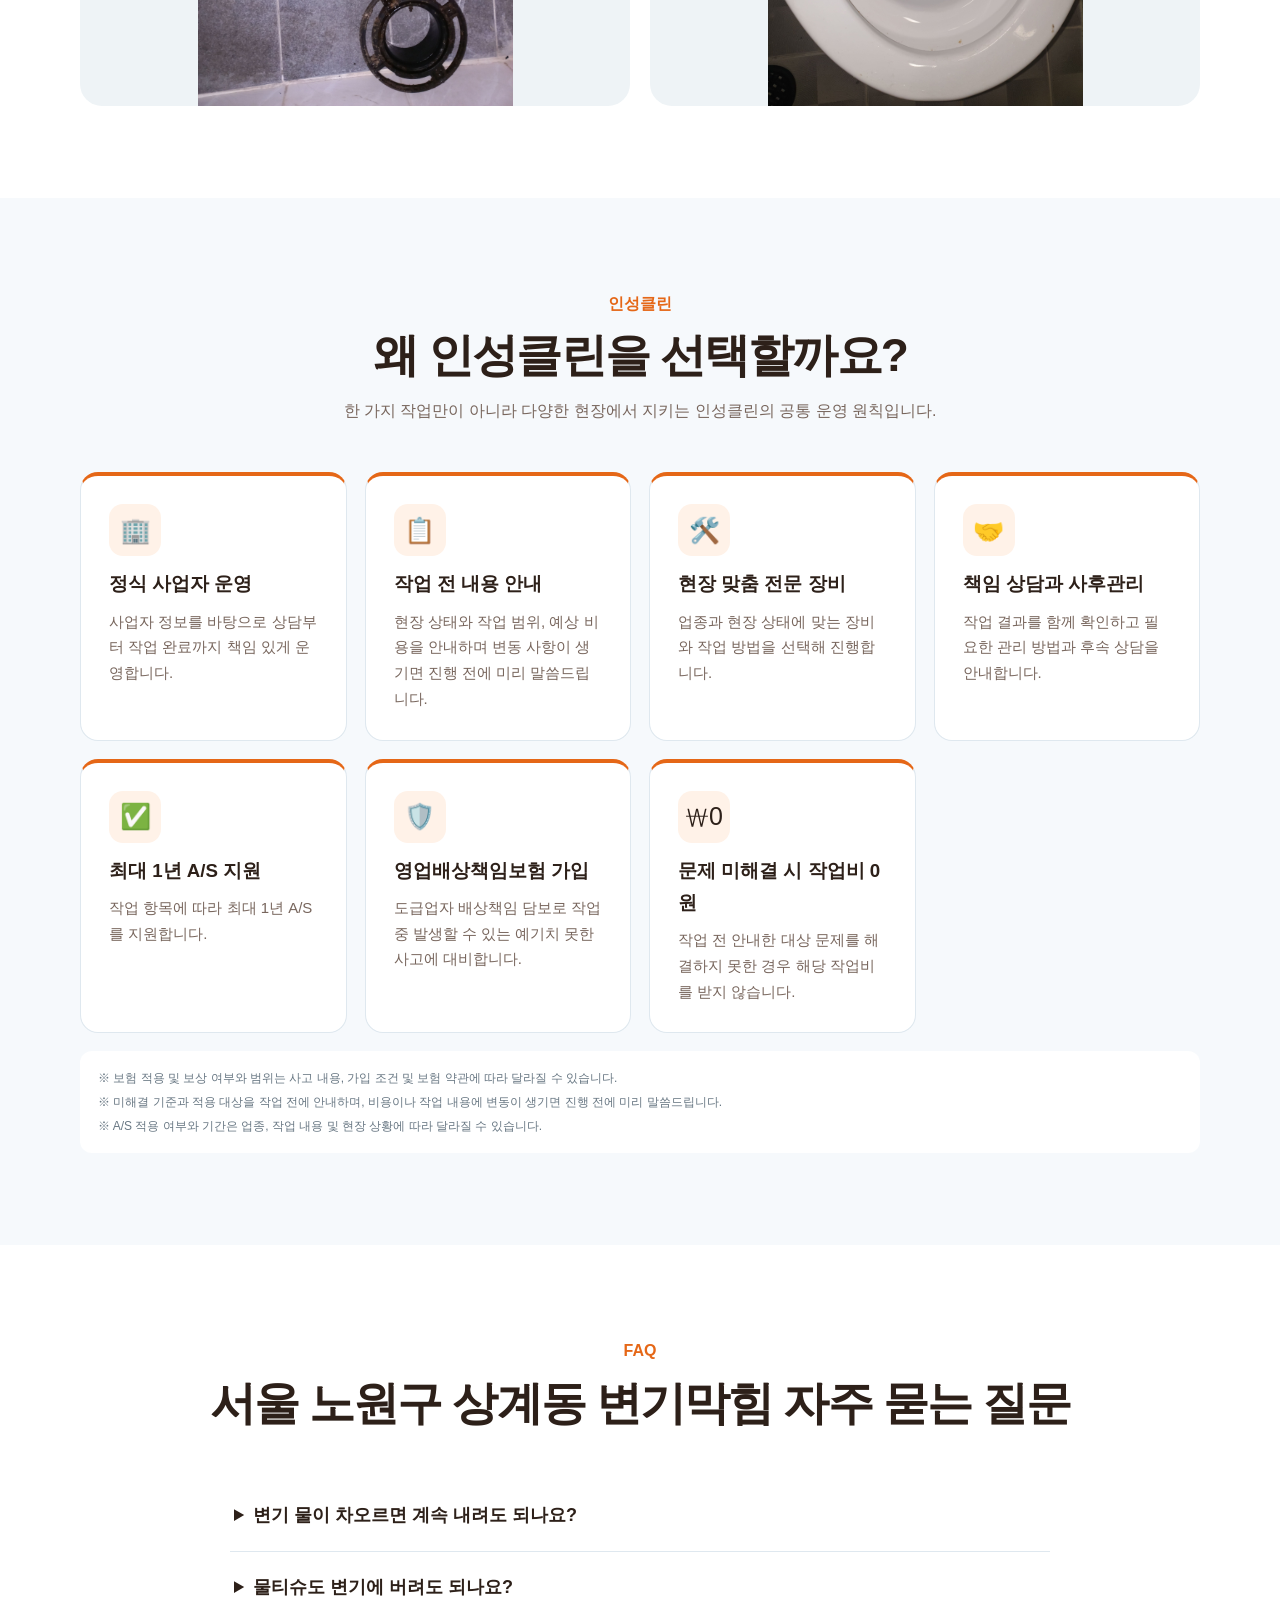
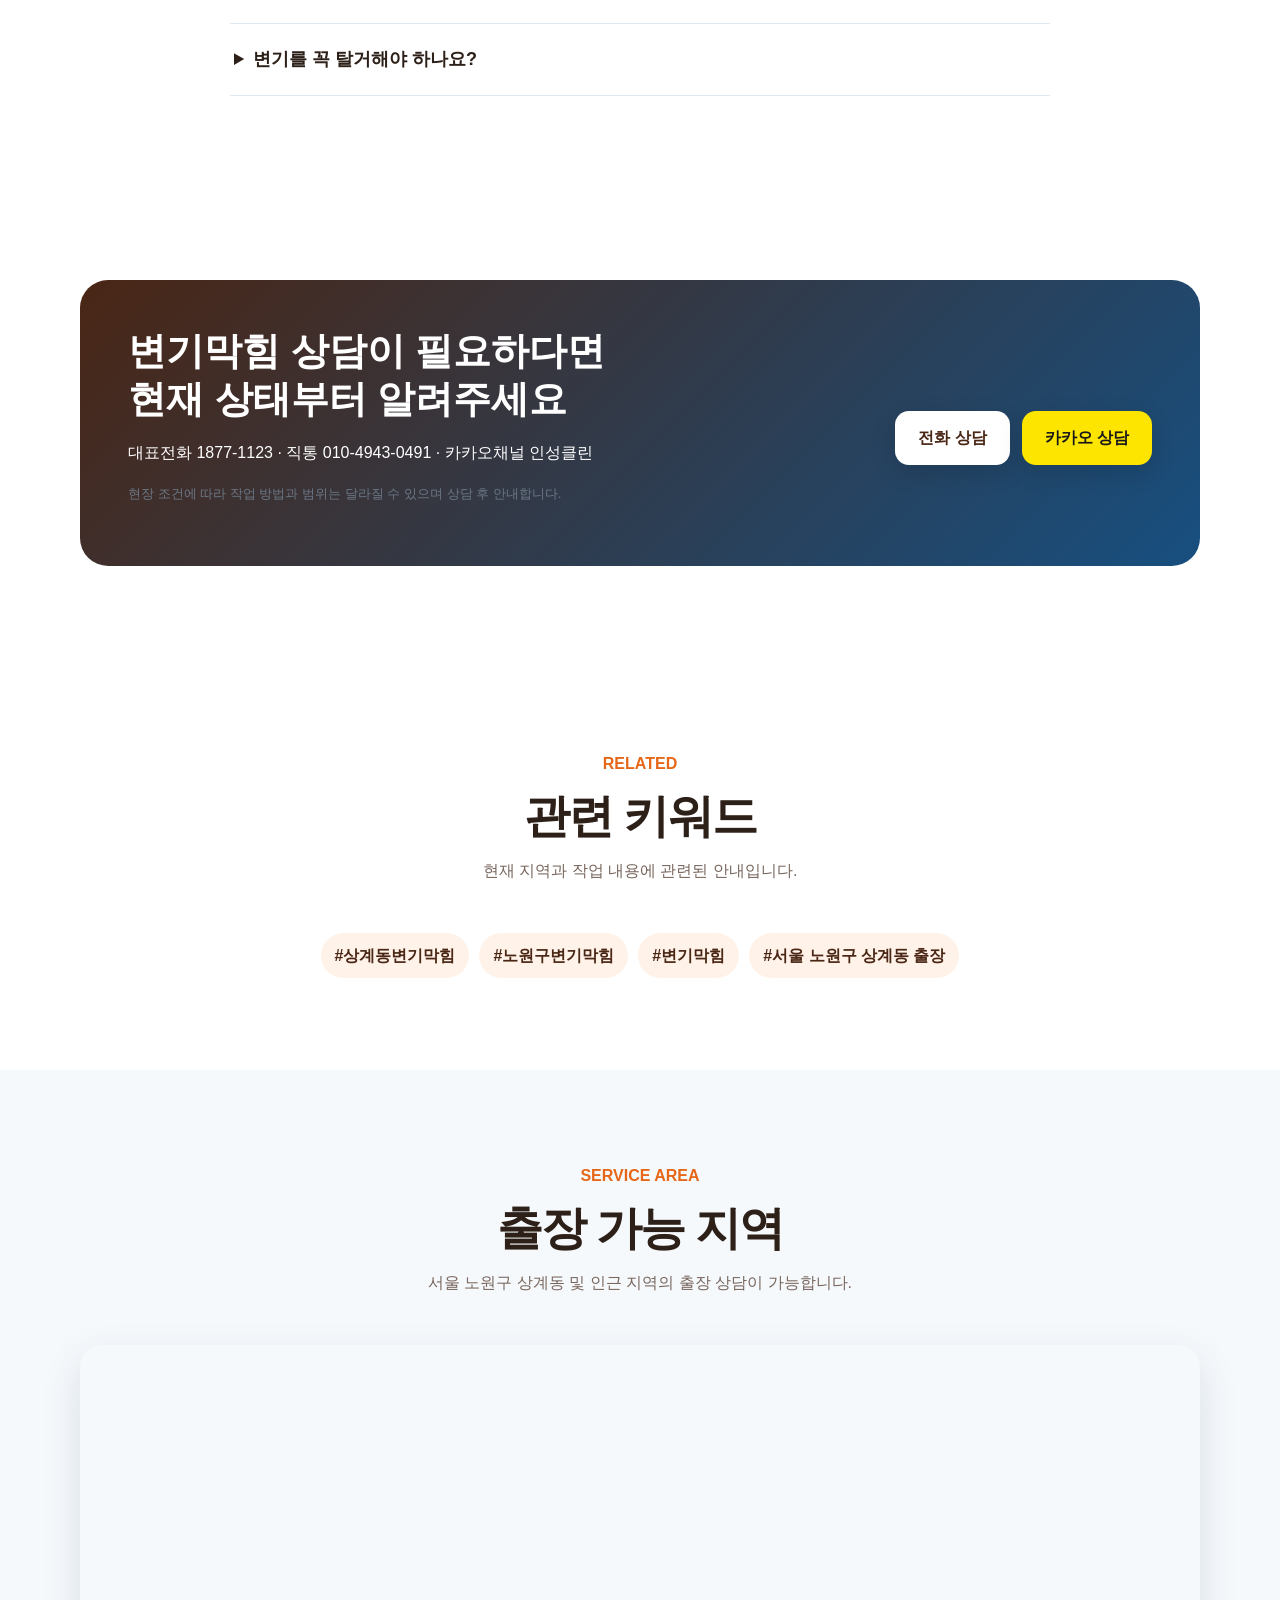
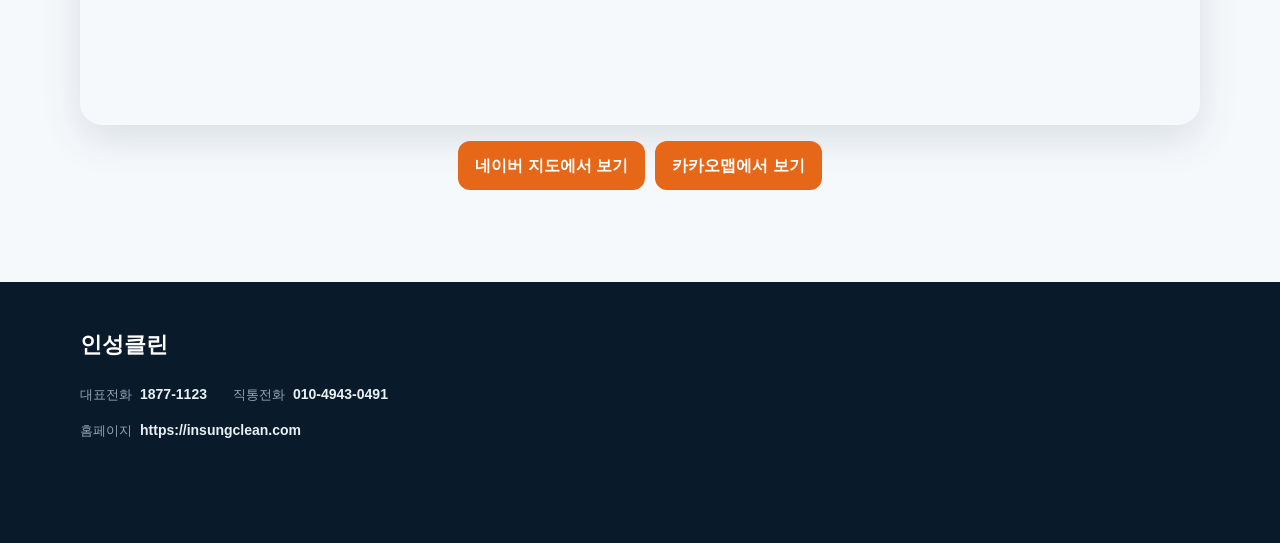
<file: pages/서울-노원구-상계동-변기막힘/index.html>
<!doctype html>
<html lang="ko"><head><meta charset="utf-8"><meta name="viewport" content="width=device-width,initial-scale=1">
<title>서울 노원구 상계동 변기막힘 전문 인성클린</title><meta name="description" content="서울 노원구 상계동 변기막힘 현장 확인부터 맞춤 작업과 마무리 안내까지. 인성클린 대표 1877-1123 직통 010-4943-0491.">
<meta name="robots" content="index,follow"><meta property="og:title" content="서울 노원구 상계동 변기막힘 전문 인성클린"><meta property="og:description" content="서울 노원구 상계동 변기막힘 현장 점검과 작업 안내. 인성클린 대표 1877-1123, 직통 010-4943-0491."><meta property="og:type" content="website"><meta property="og:image" content="assets/images/hero.jpg">
<link rel="stylesheet" href="../../assets/css/style.css"><link rel="canonical" href="https://service.insungclean.com/pages/%EC%84%9C%EC%9A%B8-%EB%85%B8%EC%9B%90%EA%B5%AC-%EC%83%81%EA%B3%84%EB%8F%99-%EB%B3%80%EA%B8%B0%EB%A7%89%ED%9E%98/">
<script type="application/ld+json">{"@context":"https://schema.org","@type":"LocalBusiness","name":"인성클린","telephone":"1877-1123","areaServed":"서울 노원구 상계동","url":"https://service.insungclean.com/pages/%EC%84%9C%EC%9A%B8-%EB%85%B8%EC%9B%90%EA%B5%AC-%EC%83%81%EA%B3%84%EB%8F%99-%EB%B3%80%EA%B8%B0%EB%A7%89%ED%9E%98/"}</script><style id="photo-step-label-style">
.photo{position:relative}.photo-stage-label{position:absolute;left:16px;top:16px;z-index:2;background:rgba(0,0,0,.76);color:#fff;padding:8px 13px;border-radius:999px;font-size:13px;font-weight:900}
</style><style id="brand-reason-style">
.why.brand-reasons{grid-template-columns:repeat(auto-fit,minmax(220px,1fr))}
.brand-reason-card{border-top:4px solid var(--blue)}.brand-reason-card span{display:flex;align-items:center;justify-content:center;width:52px;height:52px;border-radius:14px;background:var(--sky);font-size:25px}
.brand-reason-notice{margin-top:18px;padding:14px 18px;border-radius:12px;background:#fff;color:#687783;font-size:12px}.brand-reason-notice p{margin:3px 0}
</style><style id="generated-contact-style">
.header-socials{display:flex;align-items:center;gap:6px;margin-left:auto;margin-right:10px}.header-social-link{font-size:12px;font-weight:800;padding:7px 9px;border-radius:999px;background:var(--sky);color:var(--navy)}
.header-social-link.kakao{background:#fee500;color:#191919}.header-social-link.instagram{background:#f4e8ff;color:#8a2be2}.header-social-link.youtube{background:#fee2e2;color:#c00}
.header-social-link.threads{background:#e8eaed;color:#202124}.header-social-link.pending{opacity:.72;cursor:default}
.service-badges{display:flex;flex-wrap:wrap;gap:8px;margin-top:18px}.service-badges span{padding:7px 11px;border:1px solid rgba(255,255,255,.38);border-radius:999px;background:rgba(255,255,255,.12);font-size:14px;font-weight:800}
.fixed-cta.single-action{grid-template-columns:1fr}
@media(max-width:760px){.header-socials{display:none}.service-badges{gap:6px}.service-badges span{font-size:12px;padding:6px 9px}}
</style><style id="generated-homepage-style">.footer-home-link{color:inherit;text-decoration:none}</style><style id="footer-business-style">
.footer-company{display:block;margin-bottom:18px;color:#fff;font-size:22px}.footer-info-grid{display:flex;flex-wrap:wrap;gap:12px 26px}.footer-info-item{display:flex;gap:8px;align-items:baseline}.footer-info-item span{color:#91a6b5;font-size:13px}.footer-info-item strong{color:#e8f0f5;font-size:14px}.footer-info-item a{color:inherit;text-decoration:none}.footer-info-item:last-child{flex-basis:100%}
@media(max-width:600px){.footer-info-grid{display:grid;gap:9px}.footer-info-item{justify-content:space-between}.footer-info-item:last-child{display:block}.footer-info-item:last-child span{display:block;margin-bottom:3px}}
</style><style id="generated-style">
:root{--navy:#4a2615;--blue:#e56717;--sky:#fff2e8;--ink:#2d2019;--muted:#78665d;}
.layout-premium .section>.wrap,.layout-premium .contact-box{max-width:1180px}.layout-premium .why-card{box-shadow:0 18px 45px rgba(0,0,0,.10)}
.layout-review .faq details{background:var(--sky);border:0;border-radius:16px;padding:20px;margin:12px 0}.layout-review .why-card{border-left:5px solid var(--blue)}
.layout-magazine h1,.layout-magazine h2,.layout-magazine h3{font-family:Georgia,"Noto Serif KR",serif}.layout-magazine .step,.layout-magazine .why-card{border-radius:2px}
.layout-blog .wrap{--max:900px}.layout-blog .process{grid-template-columns:1fr}.layout-blog .step{display:grid;grid-template-columns:260px 1fr}
.layout-before-after .before-after{gap:8px}.layout-before-after .ba-card{border-radius:8px;box-shadow:0 16px 45px rgba(0,0,0,.18)}
.photos-grid .process{grid-template-columns:repeat(2,1fr)}.photos-grid .process .step:last-child{grid-column:1/-1}
.photos-vertical .process{grid-template-columns:1fr}.photos-vertical .step{display:grid;grid-template-columns:minmax(260px,42%) 1fr}
.photos-slider .process{display:flex;overflow-x:auto;scroll-snap-type:x mandatory;padding-bottom:12px}.photos-slider .step{min-width:min(82vw,430px);scroll-snap-align:start}
@media(max-width:600px){.layout-blog .step,.photos-vertical .step{display:block}.photos-grid .process{grid-template-columns:1fr}.photos-grid .process .step:last-child{grid-column:auto}}
</style><meta property="og:url" content="https://service.insungclean.com/pages/%EC%84%9C%EC%9A%B8-%EB%85%B8%EC%9B%90%EA%B5%AC-%EC%83%81%EA%B3%84%EB%8F%99-%EB%B3%80%EA%B8%B0%EB%A7%89%ED%9E%98/"><style id="generated-seo-style">
.seo-tags{display:flex;flex-wrap:wrap;justify-content:center;gap:10px}.seo-tag{padding:9px 14px;border-radius:999px;background:var(--sky);color:var(--navy);font-weight:800}
.seo-map iframe{display:block;width:100%;height:380px;border:0;border-radius:22px;box-shadow:0 14px 40px rgba(16,42,67,.12)}
.seo-map-links{display:flex;justify-content:center;gap:10px;margin-top:16px}.seo-map-links a{padding:11px 17px;border-radius:12px;background:var(--blue);color:#fff;font-weight:800}
@media(max-width:600px){.seo-map iframe{height:300px}.seo-map-links{flex-direction:column;text-align:center}}
</style><style id="generated-hero-photo">.hero{background-image:linear-gradient(100deg,rgba(6,25,43,.90),rgba(6,25,43,.55)),url('images/00_COVER_대표-1.jpg')!important;}</style><style id="photo-display-settings">
.hero{min-height:460px!important;background-size:100% 100%,contain!important;background-position:center,center!important;background-repeat:no-repeat,no-repeat!important;background-color:#0b2033!important}
.photo img,.step img,.ba-card img{object-fit:contain!important;object-position:center!important;background:#eef3f6}
</style></head>
<body class="layout-basic theme-orange photos-grid"><div class="topbar"><div class="wrap"><span>변기막힘 현장 상담 · 인성클린</span><span>대표 1877-1123 · 직통 010-4943-0491</span></div></div>
<header class="header"><div class="wrap"><a class="brand" href="https://insungclean.com">인성클린<small>INSUNG CLEAN</small></a><nav class="nav"><a href="#diagnosis">현장 확인</a><a href="#process">작업 과정</a><a href="#faq">자주 묻는 질문</a></nav><span class="header-main-phone">대표전화 1877-1123</span><div class="header-socials"><a class="header-social-link kakao" href="http://pf.kakao.com/_xbuxann/chat" target="_blank" rel="noopener">카카오</a><span class="header-social-link instagram pending" title="인스타 연결 준비 중">인스타 · 연결 중</span><span class="header-social-link youtube pending" title="유튜브 연결 준비 중">유튜브 · 연결 중</span><span class="header-social-link threads pending" title="Threads 연결 준비 중">Threads · 연결 중</span></div><a class="header-call" href="tel:01049430491">전화 상담</a></div></header>
<main><section class="hero"><div class="wrap hero-inner"><span class="eyebrow">✓ 서울 노원구 상계동 현장 대응</span><h1>서울 노원구 상계동<br>변기막힘 전문</h1><p>변기 물이 차오르거나 천천히 내려간다면 무리하게 물을 반복해서 내리지 않고, 변기 내부와 오수 배관의 막힘 위치를 확인합니다.</p><div class="cta-row"><a class="btn btn-phone" href="tel:01049430491">☎ 1877-1123 전화하기</a><a class="btn btn-kakao" href="http://pf.kakao.com/_xbuxann/chat" rel="noopener">💬 카카오톡 상담</a></div><div class="service-badges"><span>✓ 24시간 상담 가능</span><span>✓ 무료 방문 견적</span><span>✓ 작업 후 책임 상담 및 사후관리</span></div></div></section>
<div class="wrap trust"><div class="trust-card"><b>현장 상태 확인</b><span>작업 대상과 문제 범위를 함께 확인</span></div><div class="trust-card"><b>적합 작업 선택</b><span>현장 조건에 맞는 작업 방식 적용</span></div><div class="trust-card"><b>과정 안내</b><span>작업 전후 내용을 이해하기 쉽게 안내</span></div><div class="trust-card"><b>상담 연결</b><span>전화와 카카오 채널 운영</span></div></div>
<section class="section" id="diagnosis"><div class="wrap split"><div class="photo"><span class="photo-stage-label">STEP 01 · 작업 전</span><img src="images/01_STEP1_작업전-1.jpg" alt="변기막힘 작업 전"></div><div class="content"><span class="tag">현장 점검</span><h3>변기 내부인지 오수 배관 문제인지 구분합니다</h3><p>휴지나 이물질로 인해 물이 차오르거나 내려가지 않는 변기 막힘 문제를 현장 상태와 사용 환경에 맞춰 확인한 뒤 필요한 작업 범위를 안내합니다.</p><div class="checks"><div class="check">✓ 과도한 휴지와 물티슈 투입</div><div class="check">✓ 칫솔·장난감 등 단단한 이물질</div><div class="check">✓ 변기 아래 오수 배관의 막힘</div></div><a class="btn btn-phone" href="tel:010-4943-0491">직통 010-4943-0491</a></div></div></section>
<section class="section alt" id="process"><div class="wrap"><div class="section-title"><span class="tag">작업 과정</span><h2>변기막힘 현장 확인부터 마무리 점검까지</h2><p>현장 상태와 작업 범위를 먼저 확인하고 적합한 방법으로 진행한 뒤 마무리 상태까지 꼼꼼하게 점검합니다.</p></div><div class="process"><article class="step"><img src="images/02_STEP2_점검-1.jpg" alt="변기막힘 현장 점검"><div class="step-body"><span class="step-num">STEP 02</span><h3>변기 증상 점검</h3><p>수위와 배수 반응을 확인해 단순 막힘인지 배관 문제인지 판단합니다.</p></div></article><article class="step"><img src="images/03_STEP3_장비-1.jpg" alt="변기막힘 작업 준비"><div class="step-body"><span class="step-num">STEP 03</span><h3>이물질 제거</h3><p>막힘 원인과 위치에 맞는 관통기나 석션 장비로 이물질을 제거합니다.</p></div></article><article class="step"><img src="images/04_STEP4_작업중-1.jpg" alt="변기막힘 작업 중"><div class="step-body"><span class="step-num">STEP 04</span><h3>물내림 확인</h3><p>여러 차례 물을 내려 정상 배수와 재막힘 여부를 확인합니다.</p></div></article></div></div></section>
<section class="section"><div class="wrap"><div class="section-title"><span class="tag">작업 전후</span><h2>작업 전 상태와 완료 상태를 비교해 확인하세요</h2></div><div class="before-after"><div class="ba-card"><img src="images/05_STEP5_작업전상세-1.jpg" alt="변기막힘 작업 전 상세"><span class="ba-label">STEP 05 · 작업 전 상세</span></div><div class="ba-card"><img src="images/06_STEP6_작업완료-1.jpg" alt="변기막힘 작업 완료"><span class="ba-label">STEP 06 · 작업 완료</span></div></div></div></section>
<section class="section alt"><div class="wrap"><div class="section-title"><span class="tag">인성클린</span><h2>왜 인성클린을 선택할까요?</h2><p>한 가지 작업만이 아니라 다양한 현장에서 지키는 인성클린의 공통 운영 원칙입니다.</p></div><div class="why brand-reasons"><article class="why-card brand-reason-card"><span>🏢</span><h3>정식 사업자 운영</h3><p>사업자 정보를 바탕으로 상담부터 작업 완료까지 책임 있게 운영합니다.</p></article><article class="why-card brand-reason-card"><span>📋</span><h3>작업 전 내용 안내</h3><p>현장 상태와 작업 범위, 예상 비용을 안내하며 변동 사항이 생기면 진행 전에 미리 말씀드립니다.</p></article><article class="why-card brand-reason-card"><span>🛠️</span><h3>현장 맞춤 전문 장비</h3><p>업종과 현장 상태에 맞는 장비와 작업 방법을 선택해 진행합니다.</p></article><article class="why-card brand-reason-card"><span>🤝</span><h3>책임 상담과 사후관리</h3><p>작업 결과를 함께 확인하고 필요한 관리 방법과 후속 상담을 안내합니다.</p></article><article class="why-card brand-reason-card"><span>✅</span><h3>최대 1년 A/S 지원</h3><p>작업 항목에 따라 최대 1년 A/S를 지원합니다.</p></article><article class="why-card brand-reason-card"><span>🛡️</span><h3>영업배상책임보험 가입</h3><p>도급업자 배상책임 담보로 작업 중 발생할 수 있는 예기치 못한 사고에 대비합니다.</p></article><article class="why-card brand-reason-card"><span>₩0</span><h3>문제 미해결 시 작업비 0원</h3><p>작업 전 안내한 대상 문제를 해결하지 못한 경우 해당 작업비를 받지 않습니다.</p></article></div><div class="brand-reason-notice"><p>※ 보험 적용 및 보상 여부와 범위는 사고 내용, 가입 조건 및 보험 약관에 따라 달라질 수 있습니다.</p><p>※ 미해결 기준과 적용 대상을 작업 전에 안내하며, 비용이나 작업 내용에 변동이 생기면 진행 전에 미리 말씀드립니다.</p><p>※ A/S 적용 여부와 기간은 업종, 작업 내용 및 현장 상황에 따라 달라질 수 있습니다.</p></div></div></section>
<section class="section" id="faq"><div class="wrap"><div class="section-title"><span class="tag">FAQ</span><h2>서울 노원구 상계동 변기막힘 자주 묻는 질문</h2></div><div class="faq"><details><summary>변기 물이 차오르면 계속 내려도 되나요?</summary><p>물이 넘칠 수 있으므로 추가 사용을 멈추고 막힘 원인을 먼저 확인하는 것이 안전합니다.</p></details><details><summary>물티슈도 변기에 버려도 되나요?</summary><p>물티슈는 물에 쉽게 풀리지 않아 변기나 오수 배관을 막을 수 있으므로 별도로 버리는 것이 좋습니다.</p></details><details><summary>변기를 꼭 탈거해야 하나요?</summary><p>막힘 위치와 이물질 종류를 먼저 확인하며, 변기 아래쪽 문제일 때 필요한 범위에서 탈거를 안내합니다.</p></details></div></div></section>
<section class="section"><div class="wrap contact-box"><div><h2>변기막힘 상담이 필요하다면<br>현재 상태부터 알려주세요</h2><p>대표전화 1877-1123 · 직통 010-4943-0491 · 카카오채널 인성클린</p><p class="notice">현장 조건에 따라 작업 방법과 범위는 달라질 수 있으며 상담 후 안내합니다.</p></div><div class="cta-row"><a class="btn btn-phone" href="tel:01049430491">전화 상담</a><a class="btn btn-kakao" href="http://pf.kakao.com/_xbuxann/chat" rel="noopener">카카오 상담</a></div></div></section><section class="section seo-related"><div class="wrap"><div class="section-title"><span class="tag">RELATED</span><h2>관련 키워드</h2><p>현재 지역과 작업 내용에 관련된 안내입니다.</p></div><div class="seo-tags"><span class="seo-tag">#상계동변기막힘</span><span class="seo-tag">#노원구변기막힘</span><span class="seo-tag">#변기막힘</span><span class="seo-tag">#서울 노원구 상계동 출장</span></div></div></section><section class="section alt seo-map"><div class="wrap"><div class="section-title"><span class="tag">SERVICE AREA</span><h2>출장 가능 지역</h2><p>서울 노원구 상계동 및 인근 지역의 출장 상담이 가능합니다.</p></div><iframe title="출장 가능 지역" loading="lazy" src="https://www.google.com/maps?q=%EC%84%9C%EC%9A%B8%20%EB%85%B8%EC%9B%90%EA%B5%AC%20%EC%83%81%EA%B3%84%EB%8F%99&amp;output=embed"></iframe><div class="seo-map-links"><a href="https://map.naver.com/p/search/%EC%84%9C%EC%9A%B8%20%EB%85%B8%EC%9B%90%EA%B5%AC%20%EC%83%81%EA%B3%84%EB%8F%99" target="_blank" rel="noopener">네이버 지도에서 보기</a><a href="https://map.kakao.com/?q=%EC%84%9C%EC%9A%B8%20%EB%85%B8%EC%9B%90%EA%B5%AC%20%EC%83%81%EA%B3%84%EB%8F%99" target="_blank" rel="noopener">카카오맵에서 보기</a></div></div></section></main>
<footer class="footer"><div class="wrap"><b class="footer-company">인성클린</b><div class="footer-info-grid"><div class="footer-info-item"><span>대표전화</span><strong>1877-1123</strong></div><div class="footer-info-item"><span>직통전화</span><strong><a href="tel:01049430491">010-4943-0491</a></strong></div><div class="footer-info-item"><span>홈페이지</span><strong><a href="https://insungclean.com">https://insungclean.com</a></strong></div></div></div></footer>
<div class="fixed-cta"><a class="fixed-phone" href="tel:01049430491">☎ 전화하기</a><a class="fixed-kakao" href="http://pf.kakao.com/_xbuxann/chat" rel="noopener">💬 카카오톡</a></div></body></html>
</file>
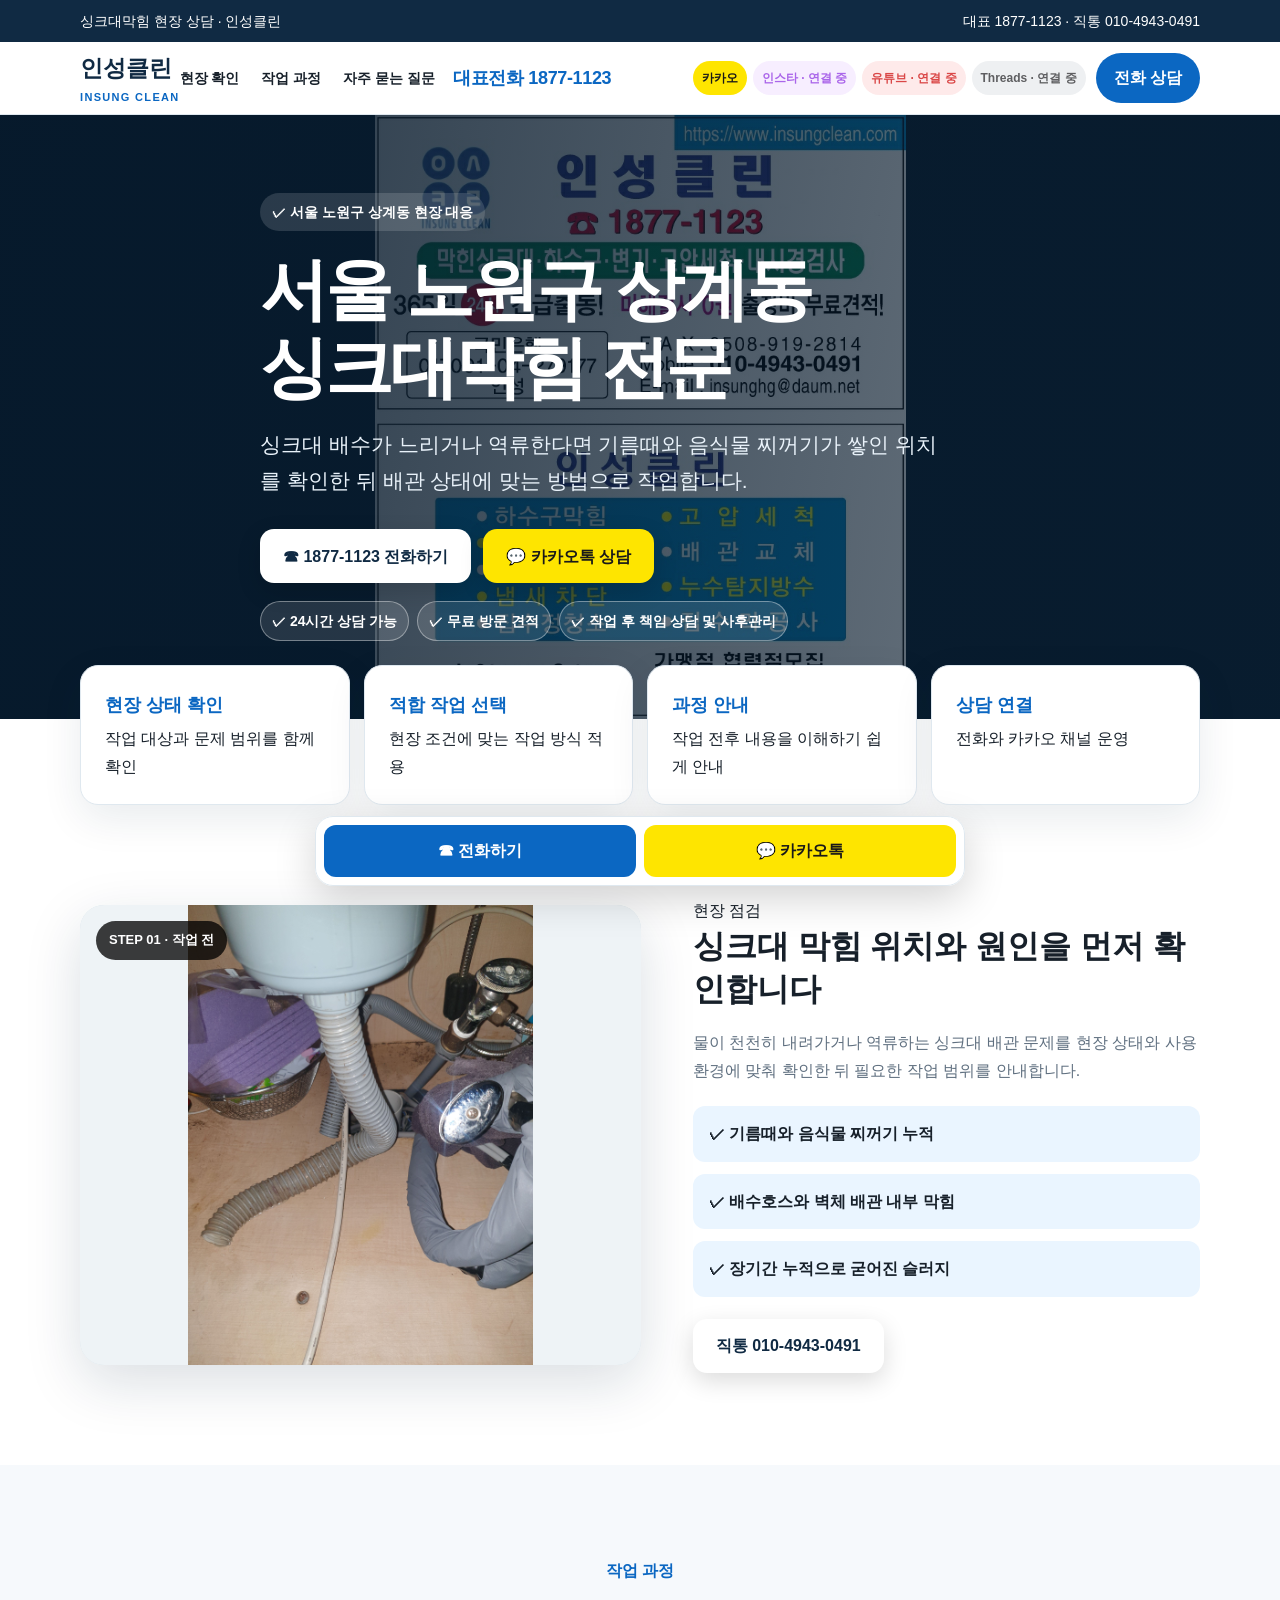
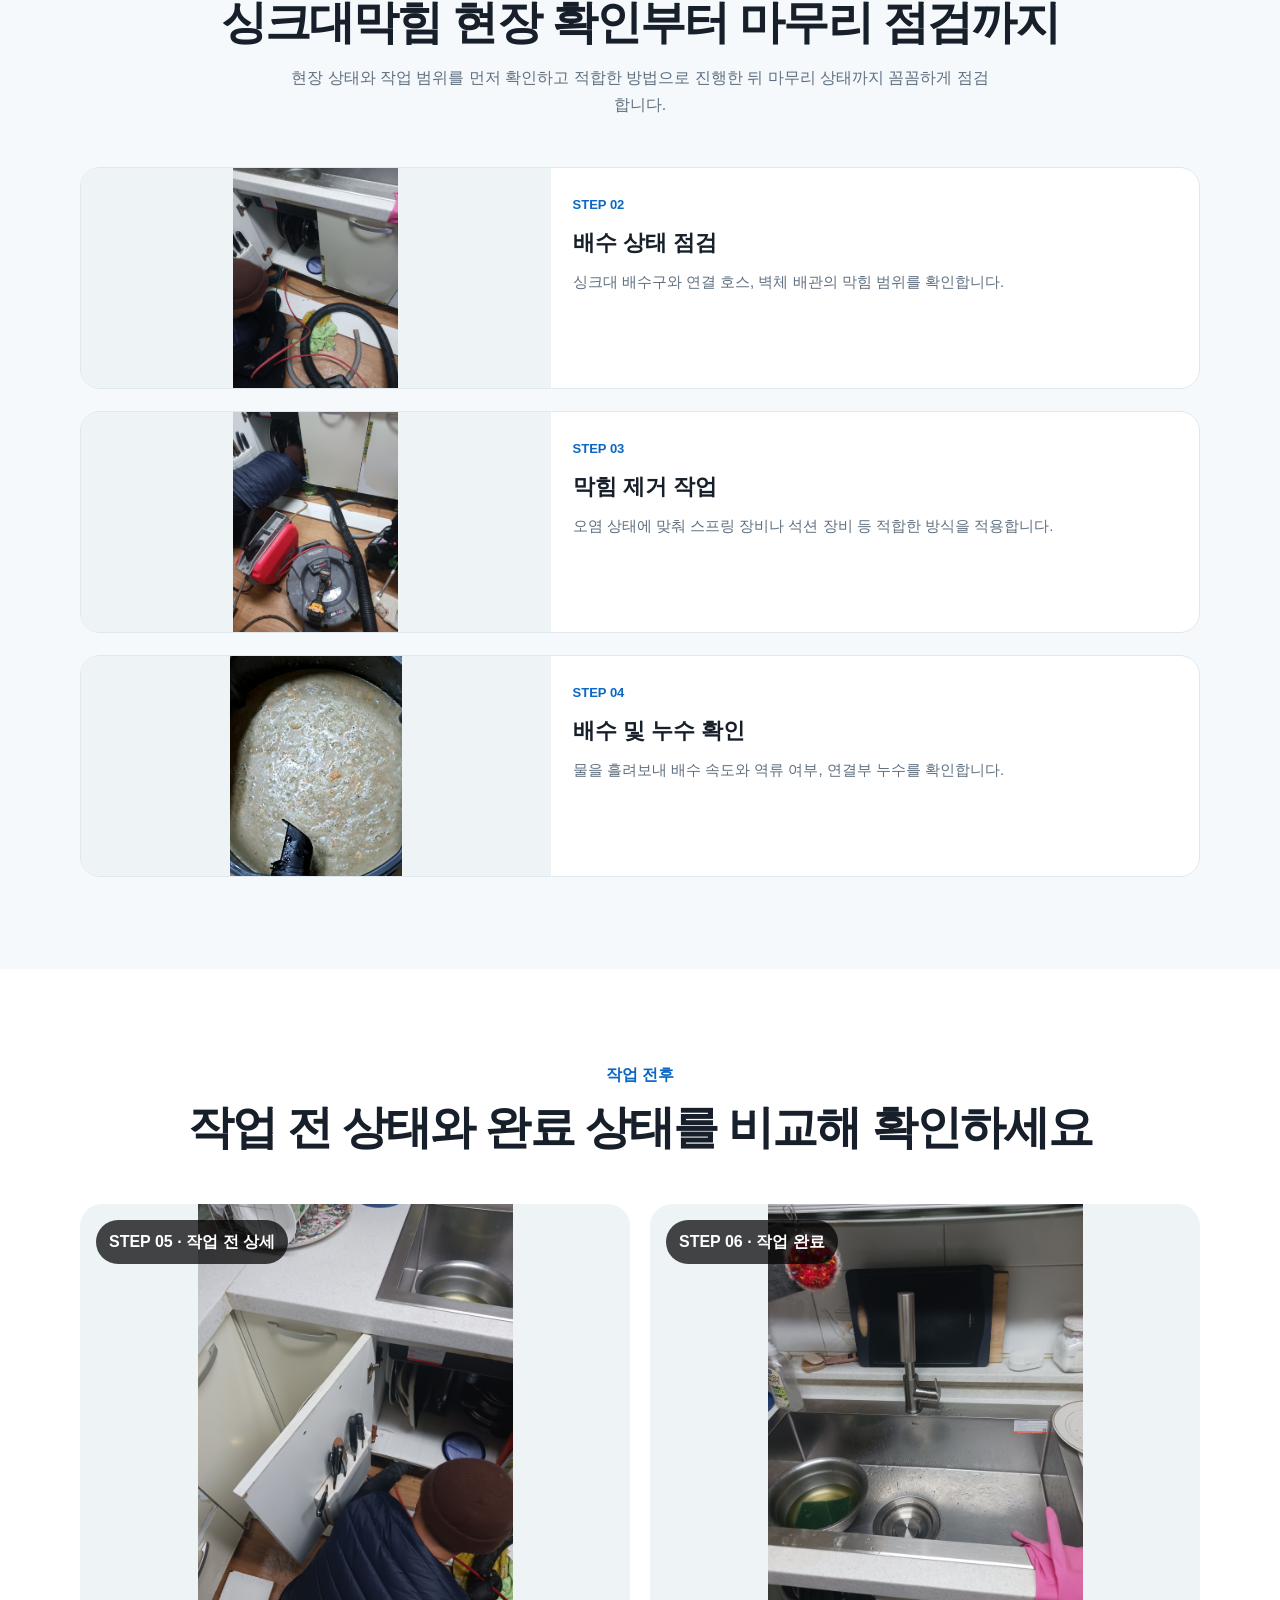
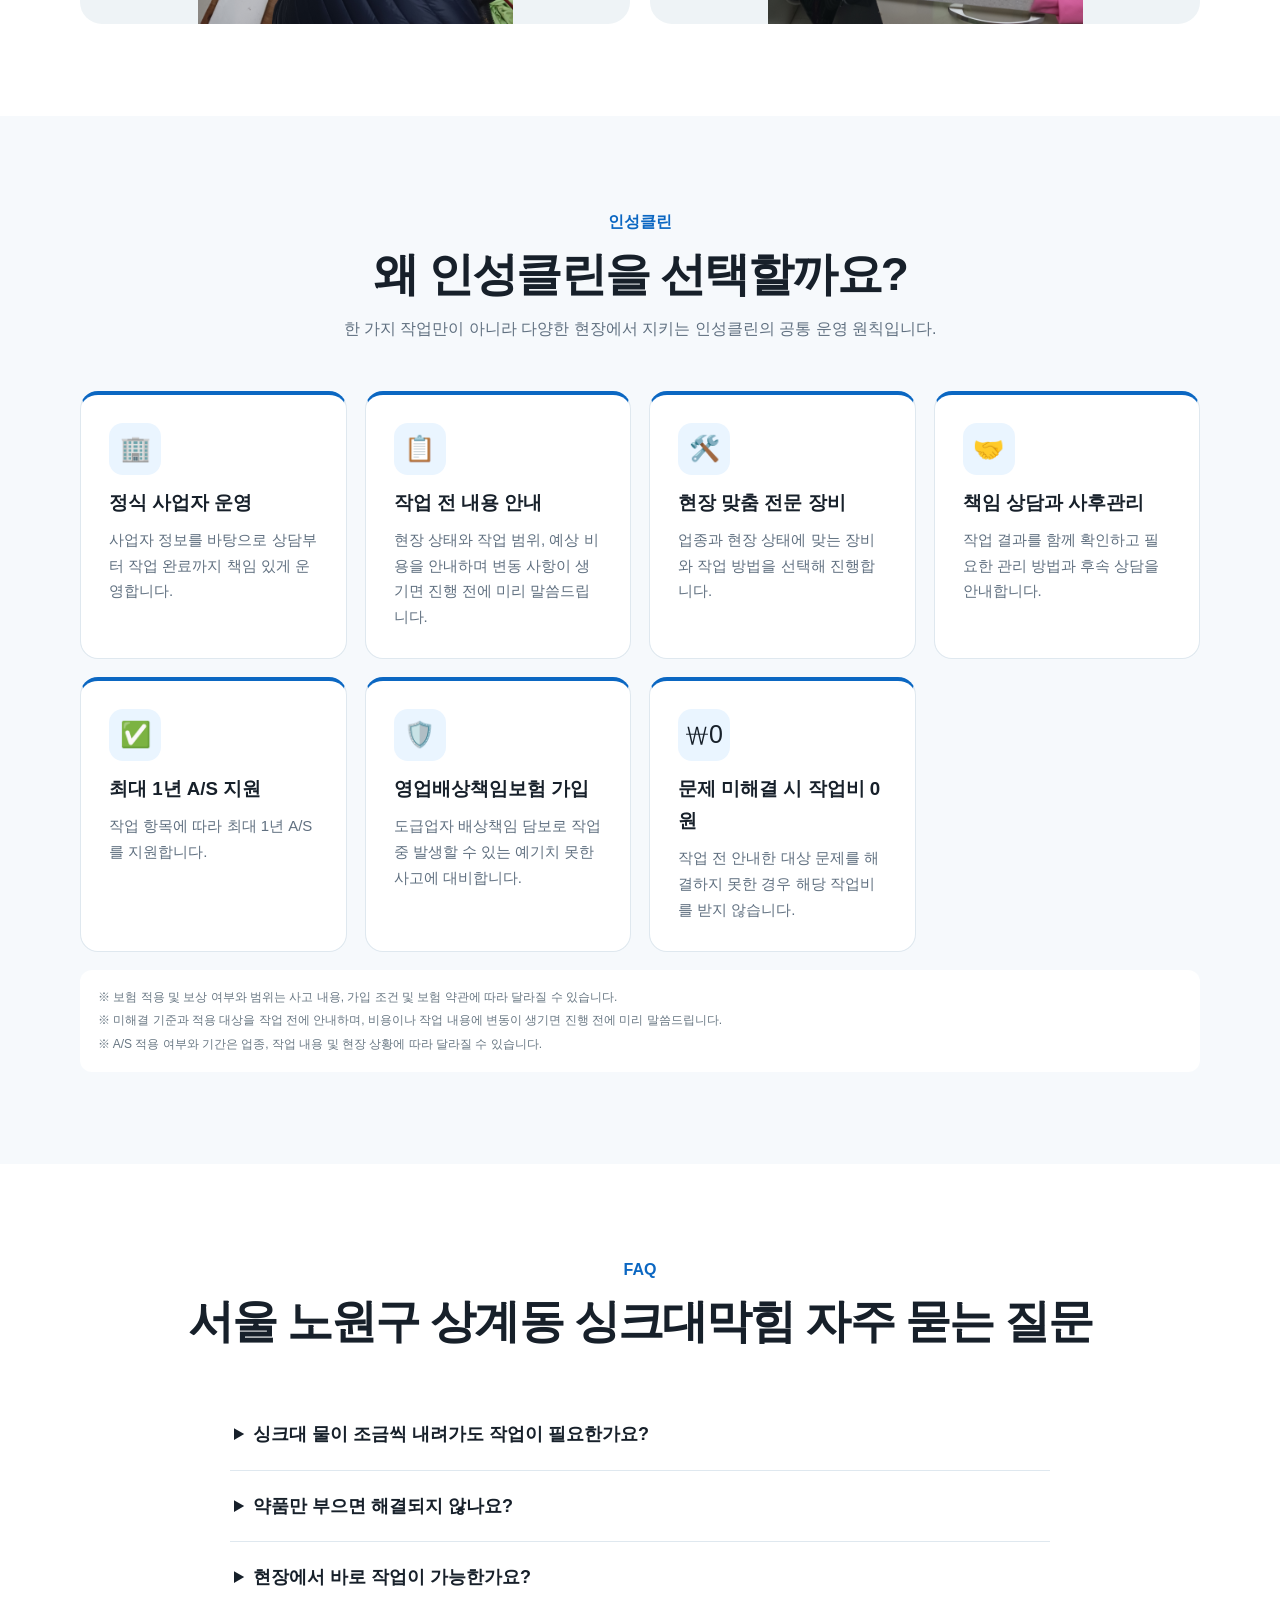
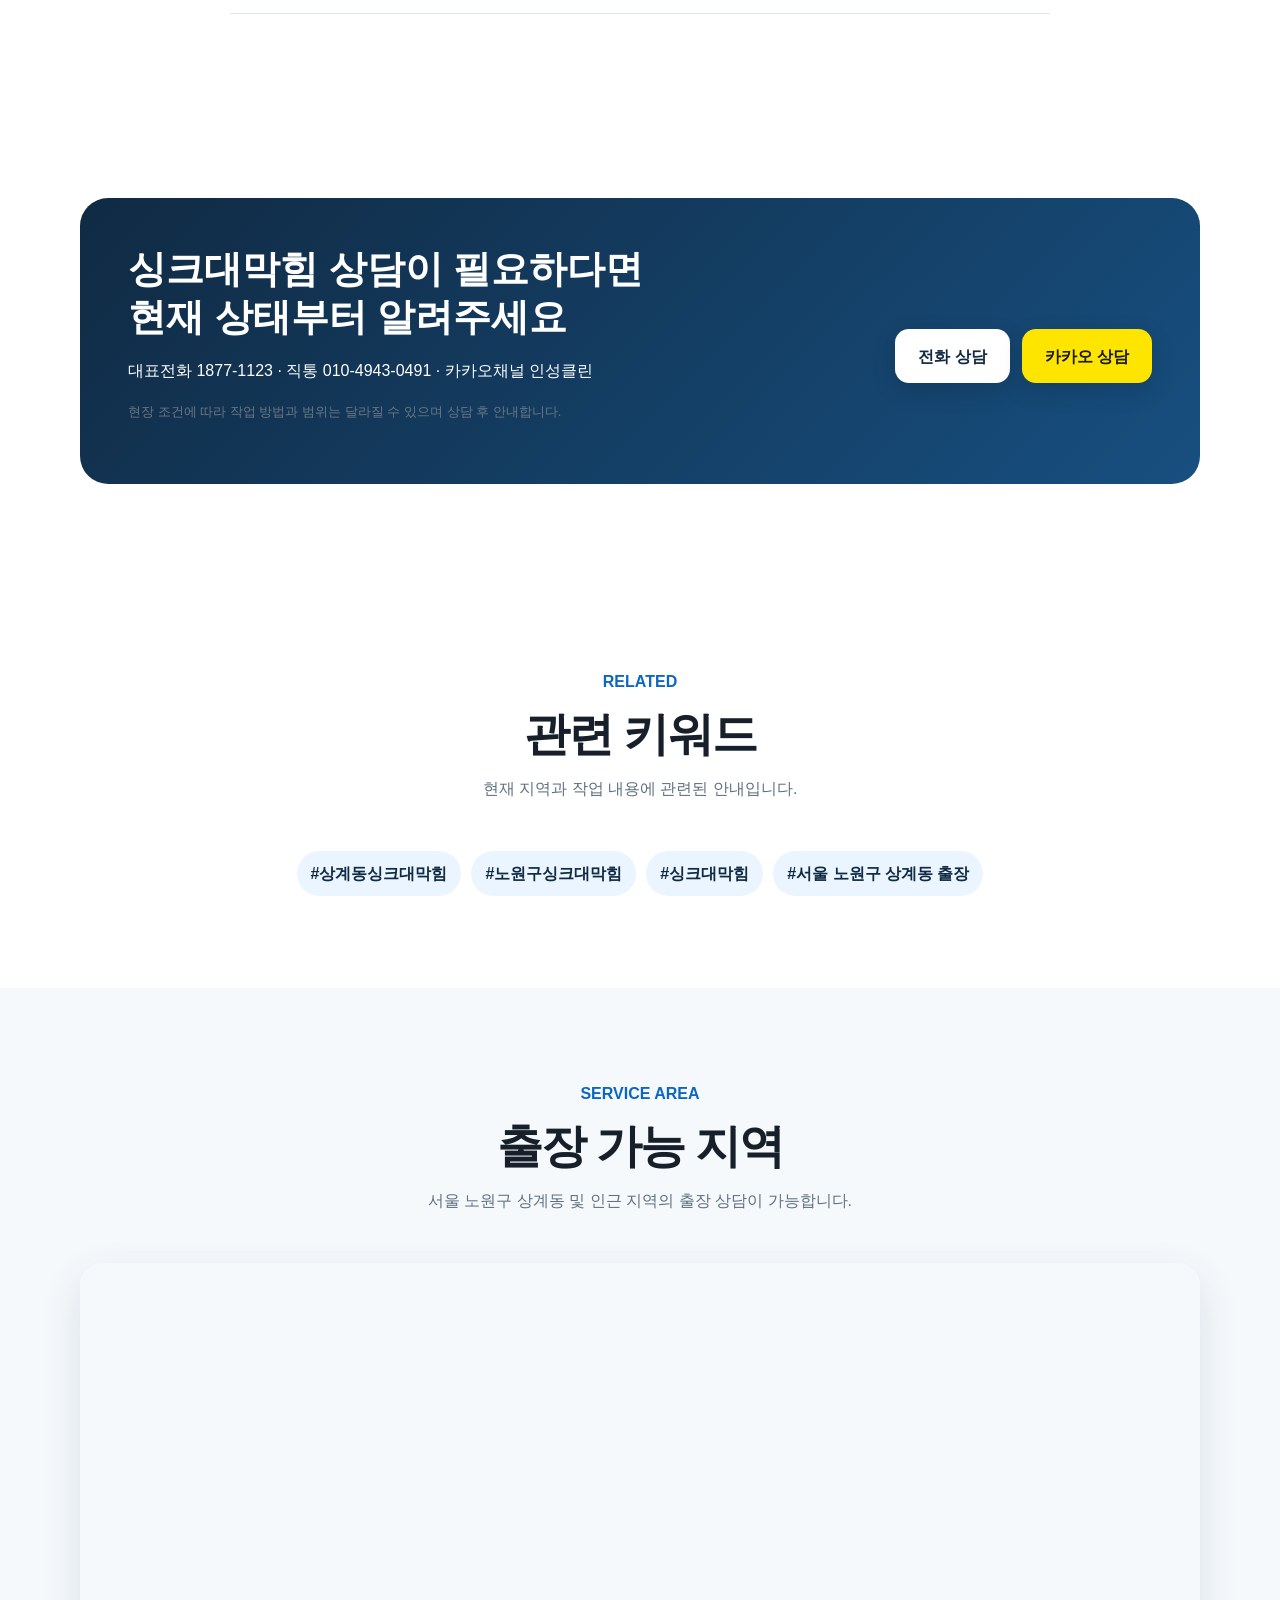
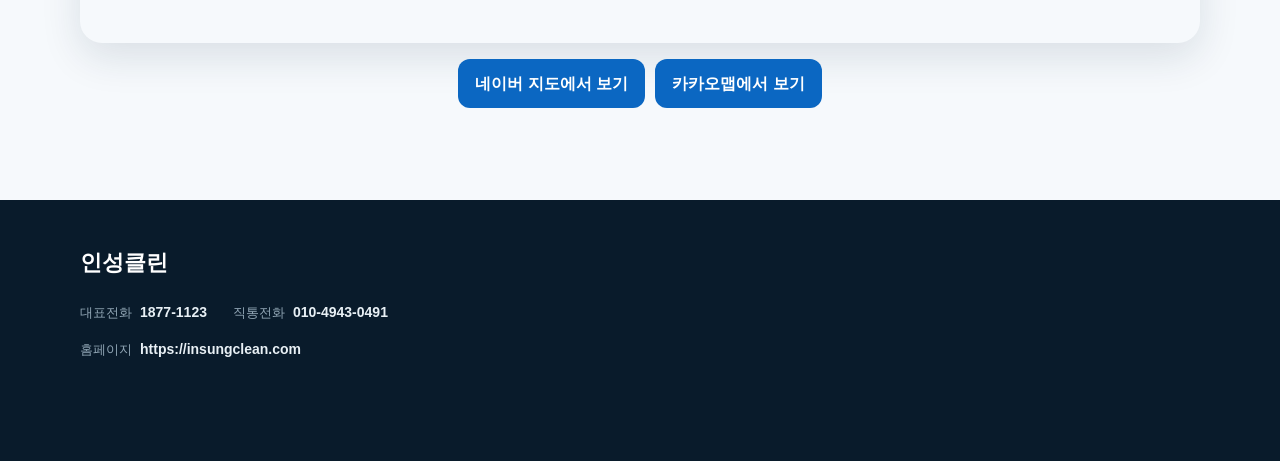
<file: pages/서울-노원구-상계동-싱크대막힘/index.html>
<!doctype html>
<html lang="ko"><head><meta charset="utf-8"><meta name="viewport" content="width=device-width,initial-scale=1">
<title>서울 노원구 상계동 싱크대막힘 전문 인성클린</title><meta name="description" content="서울 노원구 상계동 싱크대막힘 현장 확인부터 맞춤 작업과 마무리 안내까지. 인성클린 대표 1877-1123 직통 010-4943-0491.">
<meta name="robots" content="index,follow"><meta property="og:title" content="서울 노원구 상계동 싱크대막힘 전문 인성클린"><meta property="og:description" content="서울 노원구 상계동 싱크대막힘 현장 점검과 작업 안내. 인성클린 대표 1877-1123, 직통 010-4943-0491."><meta property="og:type" content="website"><meta property="og:image" content="assets/images/hero.jpg">
<link rel="stylesheet" href="../../assets/css/style.css"><link rel="canonical" href="https://service.insungclean.com/pages/%EC%84%9C%EC%9A%B8-%EB%85%B8%EC%9B%90%EA%B5%AC-%EC%83%81%EA%B3%84%EB%8F%99-%EC%8B%B1%ED%81%AC%EB%8C%80%EB%A7%89%ED%9E%98/">
<script type="application/ld+json">{"@context":"https://schema.org","@type":"LocalBusiness","name":"인성클린","telephone":"1877-1123","areaServed":"서울 노원구 상계동","url":"https://service.insungclean.com/pages/%EC%84%9C%EC%9A%B8-%EB%85%B8%EC%9B%90%EA%B5%AC-%EC%83%81%EA%B3%84%EB%8F%99-%EC%8B%B1%ED%81%AC%EB%8C%80%EB%A7%89%ED%9E%98/"}</script><style id="photo-step-label-style">
.photo{position:relative}.photo-stage-label{position:absolute;left:16px;top:16px;z-index:2;background:rgba(0,0,0,.76);color:#fff;padding:8px 13px;border-radius:999px;font-size:13px;font-weight:900}
</style><style id="brand-reason-style">
.why.brand-reasons{grid-template-columns:repeat(auto-fit,minmax(220px,1fr))}
.brand-reason-card{border-top:4px solid var(--blue)}.brand-reason-card span{display:flex;align-items:center;justify-content:center;width:52px;height:52px;border-radius:14px;background:var(--sky);font-size:25px}
.brand-reason-notice{margin-top:18px;padding:14px 18px;border-radius:12px;background:#fff;color:#687783;font-size:12px}.brand-reason-notice p{margin:3px 0}
</style><style id="generated-contact-style">
.header-socials{display:flex;align-items:center;gap:6px;margin-left:auto;margin-right:10px}.header-social-link{font-size:12px;font-weight:800;padding:7px 9px;border-radius:999px;background:var(--sky);color:var(--navy)}
.header-social-link.kakao{background:#fee500;color:#191919}.header-social-link.instagram{background:#f4e8ff;color:#8a2be2}.header-social-link.youtube{background:#fee2e2;color:#c00}
.header-social-link.threads{background:#e8eaed;color:#202124}.header-social-link.pending{opacity:.72;cursor:default}
.service-badges{display:flex;flex-wrap:wrap;gap:8px;margin-top:18px}.service-badges span{padding:7px 11px;border:1px solid rgba(255,255,255,.38);border-radius:999px;background:rgba(255,255,255,.12);font-size:14px;font-weight:800}
.fixed-cta.single-action{grid-template-columns:1fr}
@media(max-width:760px){.header-socials{display:none}.service-badges{gap:6px}.service-badges span{font-size:12px;padding:6px 9px}}
</style><style id="generated-homepage-style">.footer-home-link{color:inherit;text-decoration:none}</style><style id="footer-business-style">
.footer-company{display:block;margin-bottom:18px;color:#fff;font-size:22px}.footer-info-grid{display:flex;flex-wrap:wrap;gap:12px 26px}.footer-info-item{display:flex;gap:8px;align-items:baseline}.footer-info-item span{color:#91a6b5;font-size:13px}.footer-info-item strong{color:#e8f0f5;font-size:14px}.footer-info-item a{color:inherit;text-decoration:none}.footer-info-item:last-child{flex-basis:100%}
@media(max-width:600px){.footer-info-grid{display:grid;gap:9px}.footer-info-item{justify-content:space-between}.footer-info-item:last-child{display:block}.footer-info-item:last-child span{display:block;margin-bottom:3px}}
</style><style id="generated-style">
:root{--navy:#102a43;--blue:#0b67c2;--sky:#eaf5ff;--ink:#17202a;--muted:#607080;}
.layout-premium .section>.wrap,.layout-premium .contact-box{max-width:1180px}.layout-premium .why-card{box-shadow:0 18px 45px rgba(0,0,0,.10)}
.layout-review .faq details{background:var(--sky);border:0;border-radius:16px;padding:20px;margin:12px 0}.layout-review .why-card{border-left:5px solid var(--blue)}
.layout-magazine h1,.layout-magazine h2,.layout-magazine h3{font-family:Georgia,"Noto Serif KR",serif}.layout-magazine .step,.layout-magazine .why-card{border-radius:2px}
.layout-blog .wrap{--max:900px}.layout-blog .process{grid-template-columns:1fr}.layout-blog .step{display:grid;grid-template-columns:260px 1fr}
.layout-before-after .before-after{gap:8px}.layout-before-after .ba-card{border-radius:8px;box-shadow:0 16px 45px rgba(0,0,0,.18)}
.photos-grid .process{grid-template-columns:repeat(2,1fr)}.photos-grid .process .step:last-child{grid-column:1/-1}
.photos-vertical .process{grid-template-columns:1fr}.photos-vertical .step{display:grid;grid-template-columns:minmax(260px,42%) 1fr}
.photos-slider .process{display:flex;overflow-x:auto;scroll-snap-type:x mandatory;padding-bottom:12px}.photos-slider .step{min-width:min(82vw,430px);scroll-snap-align:start}
@media(max-width:600px){.layout-blog .step,.photos-vertical .step{display:block}.photos-grid .process{grid-template-columns:1fr}.photos-grid .process .step:last-child{grid-column:auto}}
</style><meta property="og:url" content="https://service.insungclean.com/pages/%EC%84%9C%EC%9A%B8-%EB%85%B8%EC%9B%90%EA%B5%AC-%EC%83%81%EA%B3%84%EB%8F%99-%EC%8B%B1%ED%81%AC%EB%8C%80%EB%A7%89%ED%9E%98/"><style id="generated-seo-style">
.seo-tags{display:flex;flex-wrap:wrap;justify-content:center;gap:10px}.seo-tag{padding:9px 14px;border-radius:999px;background:var(--sky);color:var(--navy);font-weight:800}
.seo-map iframe{display:block;width:100%;height:380px;border:0;border-radius:22px;box-shadow:0 14px 40px rgba(16,42,67,.12)}
.seo-map-links{display:flex;justify-content:center;gap:10px;margin-top:16px}.seo-map-links a{padding:11px 17px;border-radius:12px;background:var(--blue);color:#fff;font-weight:800}
@media(max-width:600px){.seo-map iframe{height:300px}.seo-map-links{flex-direction:column;text-align:center}}
</style><style id="generated-hero-photo">.hero{background-image:linear-gradient(100deg,rgba(6,25,43,.90),rgba(6,25,43,.55)),url('images/00_COVER_대표-1.jpg')!important;}</style><style id="photo-display-settings">
.hero{min-height:460px!important;background-size:100% 100%,contain!important;background-position:center,center!important;background-repeat:no-repeat,no-repeat!important;background-color:#0b2033!important}
.photo img,.step img,.ba-card img{object-fit:contain!important;object-position:center!important;background:#eef3f6}
</style></head>
<body class="layout-basic theme-blue photos-vertical"><div class="topbar"><div class="wrap"><span>싱크대막힘 현장 상담 · 인성클린</span><span>대표 1877-1123 · 직통 010-4943-0491</span></div></div>
<header class="header"><div class="wrap"><a class="brand" href="https://insungclean.com">인성클린<small>INSUNG CLEAN</small></a><nav class="nav"><a href="#diagnosis">현장 확인</a><a href="#process">작업 과정</a><a href="#faq">자주 묻는 질문</a></nav><span class="header-main-phone">대표전화 1877-1123</span><div class="header-socials"><a class="header-social-link kakao" href="http://pf.kakao.com/_xbuxann/chat" target="_blank" rel="noopener">카카오</a><span class="header-social-link instagram pending" title="인스타 연결 준비 중">인스타 · 연결 중</span><span class="header-social-link youtube pending" title="유튜브 연결 준비 중">유튜브 · 연결 중</span><span class="header-social-link threads pending" title="Threads 연결 준비 중">Threads · 연결 중</span></div><a class="header-call" href="tel:01049430491">전화 상담</a></div></header>
<main><section class="hero"><div class="wrap hero-inner"><span class="eyebrow">✓ 서울 노원구 상계동 현장 대응</span><h1>서울 노원구 상계동<br>싱크대막힘 전문</h1><p>싱크대 배수가 느리거나 역류한다면 기름때와 음식물 찌꺼기가 쌓인 위치를 확인한 뒤 배관 상태에 맞는 방법으로 작업합니다.</p><div class="cta-row"><a class="btn btn-phone" href="tel:01049430491">☎ 1877-1123 전화하기</a><a class="btn btn-kakao" href="http://pf.kakao.com/_xbuxann/chat" rel="noopener">💬 카카오톡 상담</a></div><div class="service-badges"><span>✓ 24시간 상담 가능</span><span>✓ 무료 방문 견적</span><span>✓ 작업 후 책임 상담 및 사후관리</span></div></div></section>
<div class="wrap trust"><div class="trust-card"><b>현장 상태 확인</b><span>작업 대상과 문제 범위를 함께 확인</span></div><div class="trust-card"><b>적합 작업 선택</b><span>현장 조건에 맞는 작업 방식 적용</span></div><div class="trust-card"><b>과정 안내</b><span>작업 전후 내용을 이해하기 쉽게 안내</span></div><div class="trust-card"><b>상담 연결</b><span>전화와 카카오 채널 운영</span></div></div>
<section class="section" id="diagnosis"><div class="wrap split"><div class="photo"><span class="photo-stage-label">STEP 01 · 작업 전</span><img src="images/01_STEP1_작업전-1.jpg" alt="싱크대막힘 작업 전"></div><div class="content"><span class="tag">현장 점검</span><h3>싱크대 막힘 위치와 원인을 먼저 확인합니다</h3><p>물이 천천히 내려가거나 역류하는 싱크대 배관 문제를 현장 상태와 사용 환경에 맞춰 확인한 뒤 필요한 작업 범위를 안내합니다.</p><div class="checks"><div class="check">✓ 기름때와 음식물 찌꺼기 누적</div><div class="check">✓ 배수호스와 벽체 배관 내부 막힘</div><div class="check">✓ 장기간 누적으로 굳어진 슬러지</div></div><a class="btn btn-phone" href="tel:010-4943-0491">직통 010-4943-0491</a></div></div></section>
<section class="section alt" id="process"><div class="wrap"><div class="section-title"><span class="tag">작업 과정</span><h2>싱크대막힘 현장 확인부터 마무리 점검까지</h2><p>현장 상태와 작업 범위를 먼저 확인하고 적합한 방법으로 진행한 뒤 마무리 상태까지 꼼꼼하게 점검합니다.</p></div><div class="process"><article class="step"><img src="images/02_STEP2_점검-1.jpg" alt="싱크대막힘 현장 점검"><div class="step-body"><span class="step-num">STEP 02</span><h3>배수 상태 점검</h3><p>싱크대 배수구와 연결 호스, 벽체 배관의 막힘 범위를 확인합니다.</p></div></article><article class="step"><img src="images/03_STEP3_장비-1.jpg" alt="싱크대막힘 작업 준비"><div class="step-body"><span class="step-num">STEP 03</span><h3>막힘 제거 작업</h3><p>오염 상태에 맞춰 스프링 장비나 석션 장비 등 적합한 방식을 적용합니다.</p></div></article><article class="step"><img src="images/04_STEP4_작업중-1.jpg" alt="싱크대막힘 작업 중"><div class="step-body"><span class="step-num">STEP 04</span><h3>배수 및 누수 확인</h3><p>물을 흘려보내 배수 속도와 역류 여부, 연결부 누수를 확인합니다.</p></div></article></div></div></section>
<section class="section"><div class="wrap"><div class="section-title"><span class="tag">작업 전후</span><h2>작업 전 상태와 완료 상태를 비교해 확인하세요</h2></div><div class="before-after"><div class="ba-card"><img src="images/05_STEP5_작업전상세-1.jpg" alt="싱크대막힘 작업 전 상세"><span class="ba-label">STEP 05 · 작업 전 상세</span></div><div class="ba-card"><img src="images/06_STEP6_작업완료-1.jpg" alt="싱크대막힘 작업 완료"><span class="ba-label">STEP 06 · 작업 완료</span></div></div></div></section>
<section class="section alt"><div class="wrap"><div class="section-title"><span class="tag">인성클린</span><h2>왜 인성클린을 선택할까요?</h2><p>한 가지 작업만이 아니라 다양한 현장에서 지키는 인성클린의 공통 운영 원칙입니다.</p></div><div class="why brand-reasons"><article class="why-card brand-reason-card"><span>🏢</span><h3>정식 사업자 운영</h3><p>사업자 정보를 바탕으로 상담부터 작업 완료까지 책임 있게 운영합니다.</p></article><article class="why-card brand-reason-card"><span>📋</span><h3>작업 전 내용 안내</h3><p>현장 상태와 작업 범위, 예상 비용을 안내하며 변동 사항이 생기면 진행 전에 미리 말씀드립니다.</p></article><article class="why-card brand-reason-card"><span>🛠️</span><h3>현장 맞춤 전문 장비</h3><p>업종과 현장 상태에 맞는 장비와 작업 방법을 선택해 진행합니다.</p></article><article class="why-card brand-reason-card"><span>🤝</span><h3>책임 상담과 사후관리</h3><p>작업 결과를 함께 확인하고 필요한 관리 방법과 후속 상담을 안내합니다.</p></article><article class="why-card brand-reason-card"><span>✅</span><h3>최대 1년 A/S 지원</h3><p>작업 항목에 따라 최대 1년 A/S를 지원합니다.</p></article><article class="why-card brand-reason-card"><span>🛡️</span><h3>영업배상책임보험 가입</h3><p>도급업자 배상책임 담보로 작업 중 발생할 수 있는 예기치 못한 사고에 대비합니다.</p></article><article class="why-card brand-reason-card"><span>₩0</span><h3>문제 미해결 시 작업비 0원</h3><p>작업 전 안내한 대상 문제를 해결하지 못한 경우 해당 작업비를 받지 않습니다.</p></article></div><div class="brand-reason-notice"><p>※ 보험 적용 및 보상 여부와 범위는 사고 내용, 가입 조건 및 보험 약관에 따라 달라질 수 있습니다.</p><p>※ 미해결 기준과 적용 대상을 작업 전에 안내하며, 비용이나 작업 내용에 변동이 생기면 진행 전에 미리 말씀드립니다.</p><p>※ A/S 적용 여부와 기간은 업종, 작업 내용 및 현장 상황에 따라 달라질 수 있습니다.</p></div></div></section>
<section class="section" id="faq"><div class="wrap"><div class="section-title"><span class="tag">FAQ</span><h2>서울 노원구 상계동 싱크대막힘 자주 묻는 질문</h2></div><div class="faq"><details><summary>싱크대 물이 조금씩 내려가도 작업이 필요한가요?</summary><p>배수가 평소보다 느리거나 소리가 난다면 완전히 막히기 전에 점검하는 편이 비용과 작업 범위를 줄이는 데 도움이 됩니다.</p></details><details><summary>약품만 부으면 해결되지 않나요?</summary><p>가벼운 오염은 일시적으로 나아질 수 있지만 굳은 기름때나 깊은 배관 막힘은 장비 점검과 물리적 세척이 필요할 수 있습니다.</p></details><details><summary>현장에서 바로 작업이 가능한가요?</summary><p>배관 구조와 막힘 위치를 확인한 뒤 가능한 작업 방식과 예상 범위를 먼저 설명하고 진행합니다.</p></details></div></div></section>
<section class="section"><div class="wrap contact-box"><div><h2>싱크대막힘 상담이 필요하다면<br>현재 상태부터 알려주세요</h2><p>대표전화 1877-1123 · 직통 010-4943-0491 · 카카오채널 인성클린</p><p class="notice">현장 조건에 따라 작업 방법과 범위는 달라질 수 있으며 상담 후 안내합니다.</p></div><div class="cta-row"><a class="btn btn-phone" href="tel:01049430491">전화 상담</a><a class="btn btn-kakao" href="http://pf.kakao.com/_xbuxann/chat" rel="noopener">카카오 상담</a></div></div></section><section class="section seo-related"><div class="wrap"><div class="section-title"><span class="tag">RELATED</span><h2>관련 키워드</h2><p>현재 지역과 작업 내용에 관련된 안내입니다.</p></div><div class="seo-tags"><span class="seo-tag">#상계동싱크대막힘</span><span class="seo-tag">#노원구싱크대막힘</span><span class="seo-tag">#싱크대막힘</span><span class="seo-tag">#서울 노원구 상계동 출장</span></div></div></section><section class="section alt seo-map"><div class="wrap"><div class="section-title"><span class="tag">SERVICE AREA</span><h2>출장 가능 지역</h2><p>서울 노원구 상계동 및 인근 지역의 출장 상담이 가능합니다.</p></div><iframe title="출장 가능 지역" loading="lazy" src="https://www.google.com/maps?q=%EC%84%9C%EC%9A%B8%20%EB%85%B8%EC%9B%90%EA%B5%AC%20%EC%83%81%EA%B3%84%EB%8F%99&amp;output=embed"></iframe><div class="seo-map-links"><a href="https://map.naver.com/p/search/%EC%84%9C%EC%9A%B8%20%EB%85%B8%EC%9B%90%EA%B5%AC%20%EC%83%81%EA%B3%84%EB%8F%99" target="_blank" rel="noopener">네이버 지도에서 보기</a><a href="https://map.kakao.com/?q=%EC%84%9C%EC%9A%B8%20%EB%85%B8%EC%9B%90%EA%B5%AC%20%EC%83%81%EA%B3%84%EB%8F%99" target="_blank" rel="noopener">카카오맵에서 보기</a></div></div></section></main>
<footer class="footer"><div class="wrap"><b class="footer-company">인성클린</b><div class="footer-info-grid"><div class="footer-info-item"><span>대표전화</span><strong>1877-1123</strong></div><div class="footer-info-item"><span>직통전화</span><strong><a href="tel:01049430491">010-4943-0491</a></strong></div><div class="footer-info-item"><span>홈페이지</span><strong><a href="https://insungclean.com">https://insungclean.com</a></strong></div></div></div></footer>
<div class="fixed-cta"><a class="fixed-phone" href="tel:01049430491">☎ 전화하기</a><a class="fixed-kakao" href="http://pf.kakao.com/_xbuxann/chat" rel="noopener">💬 카카오톡</a></div></body></html>
</file>
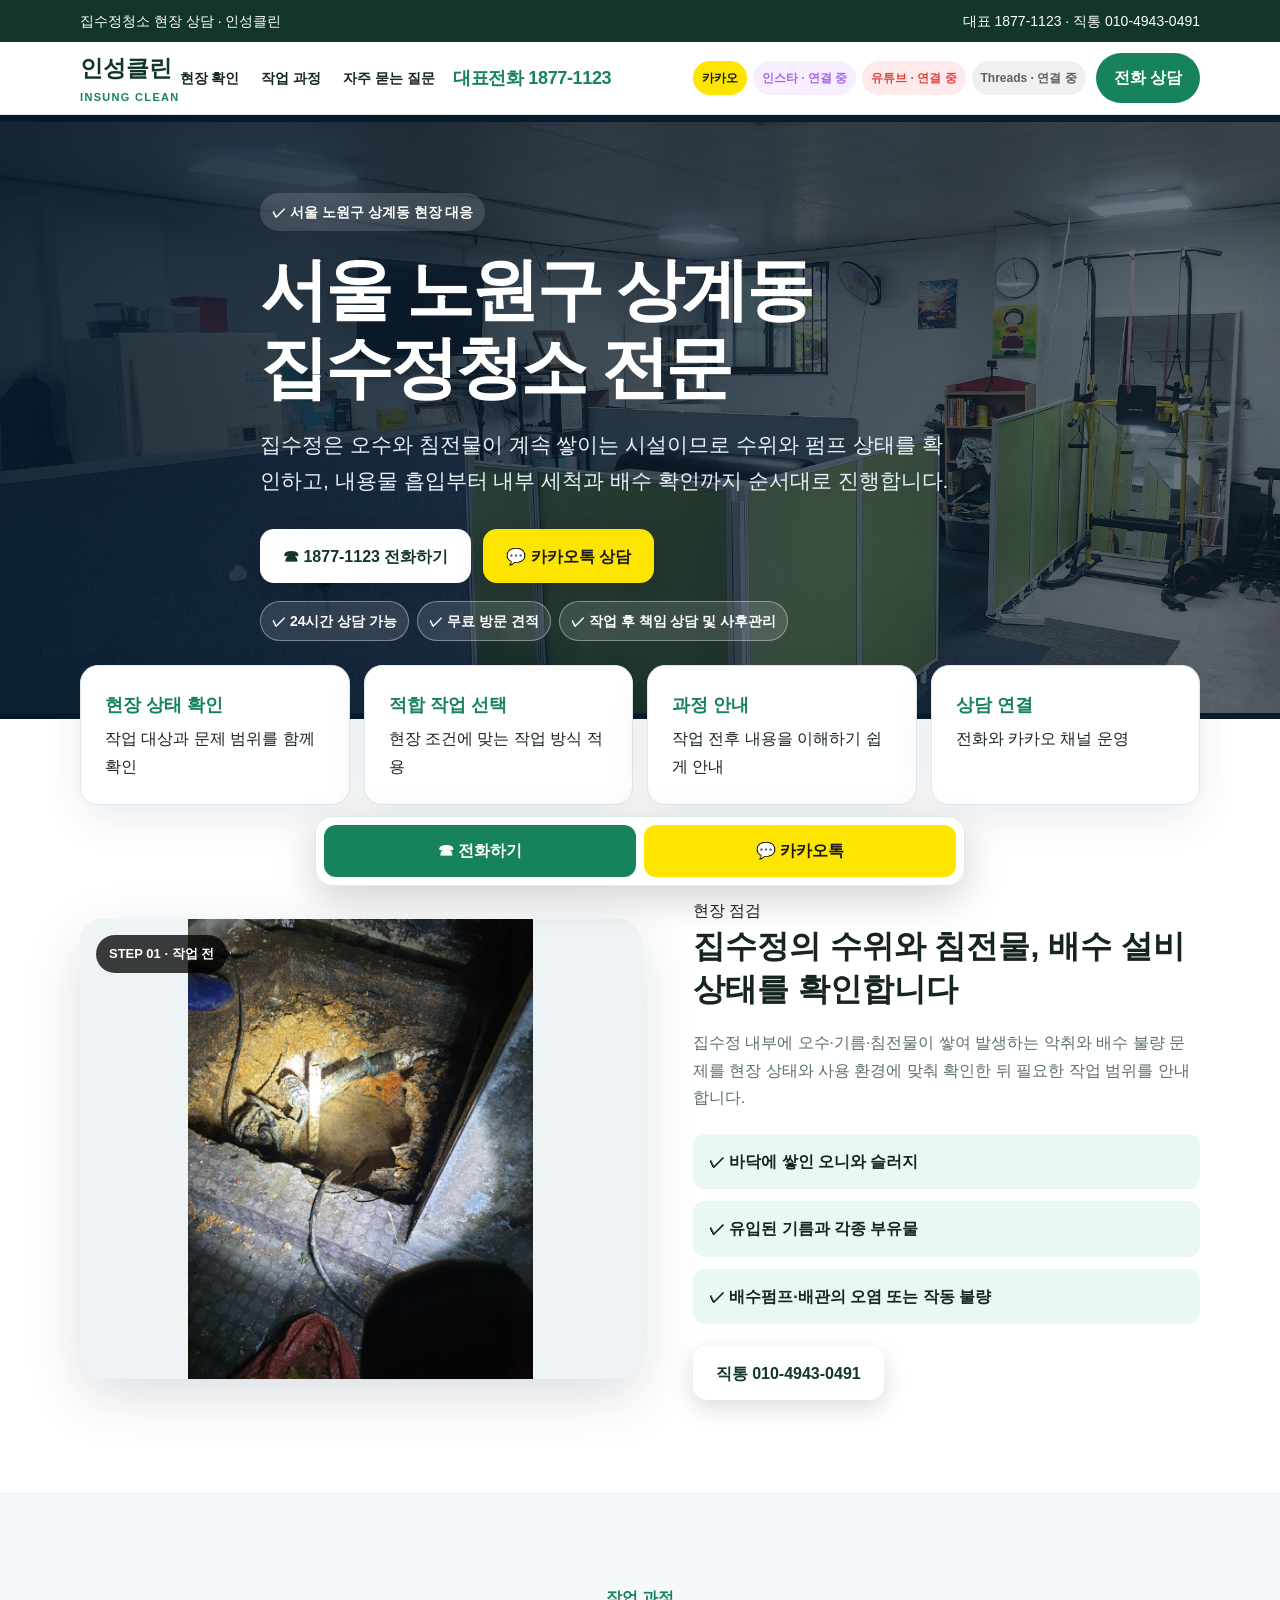
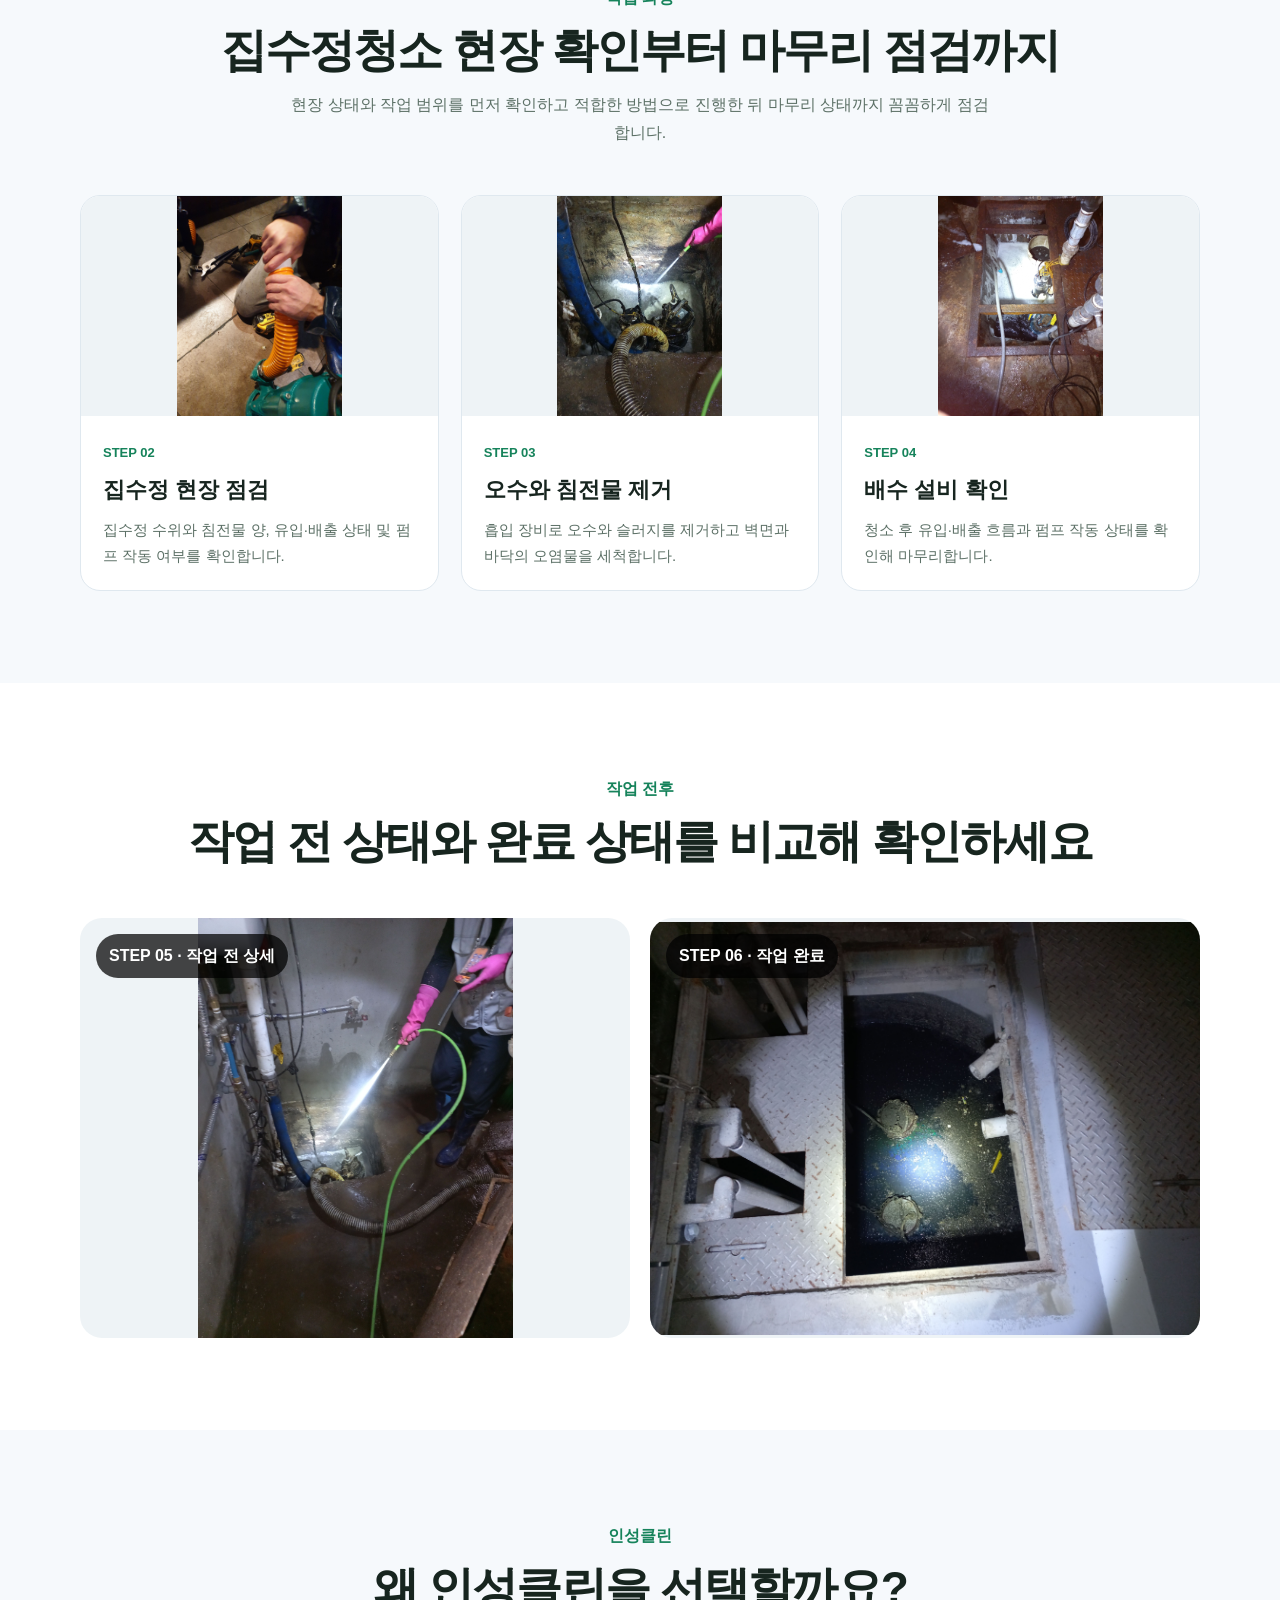
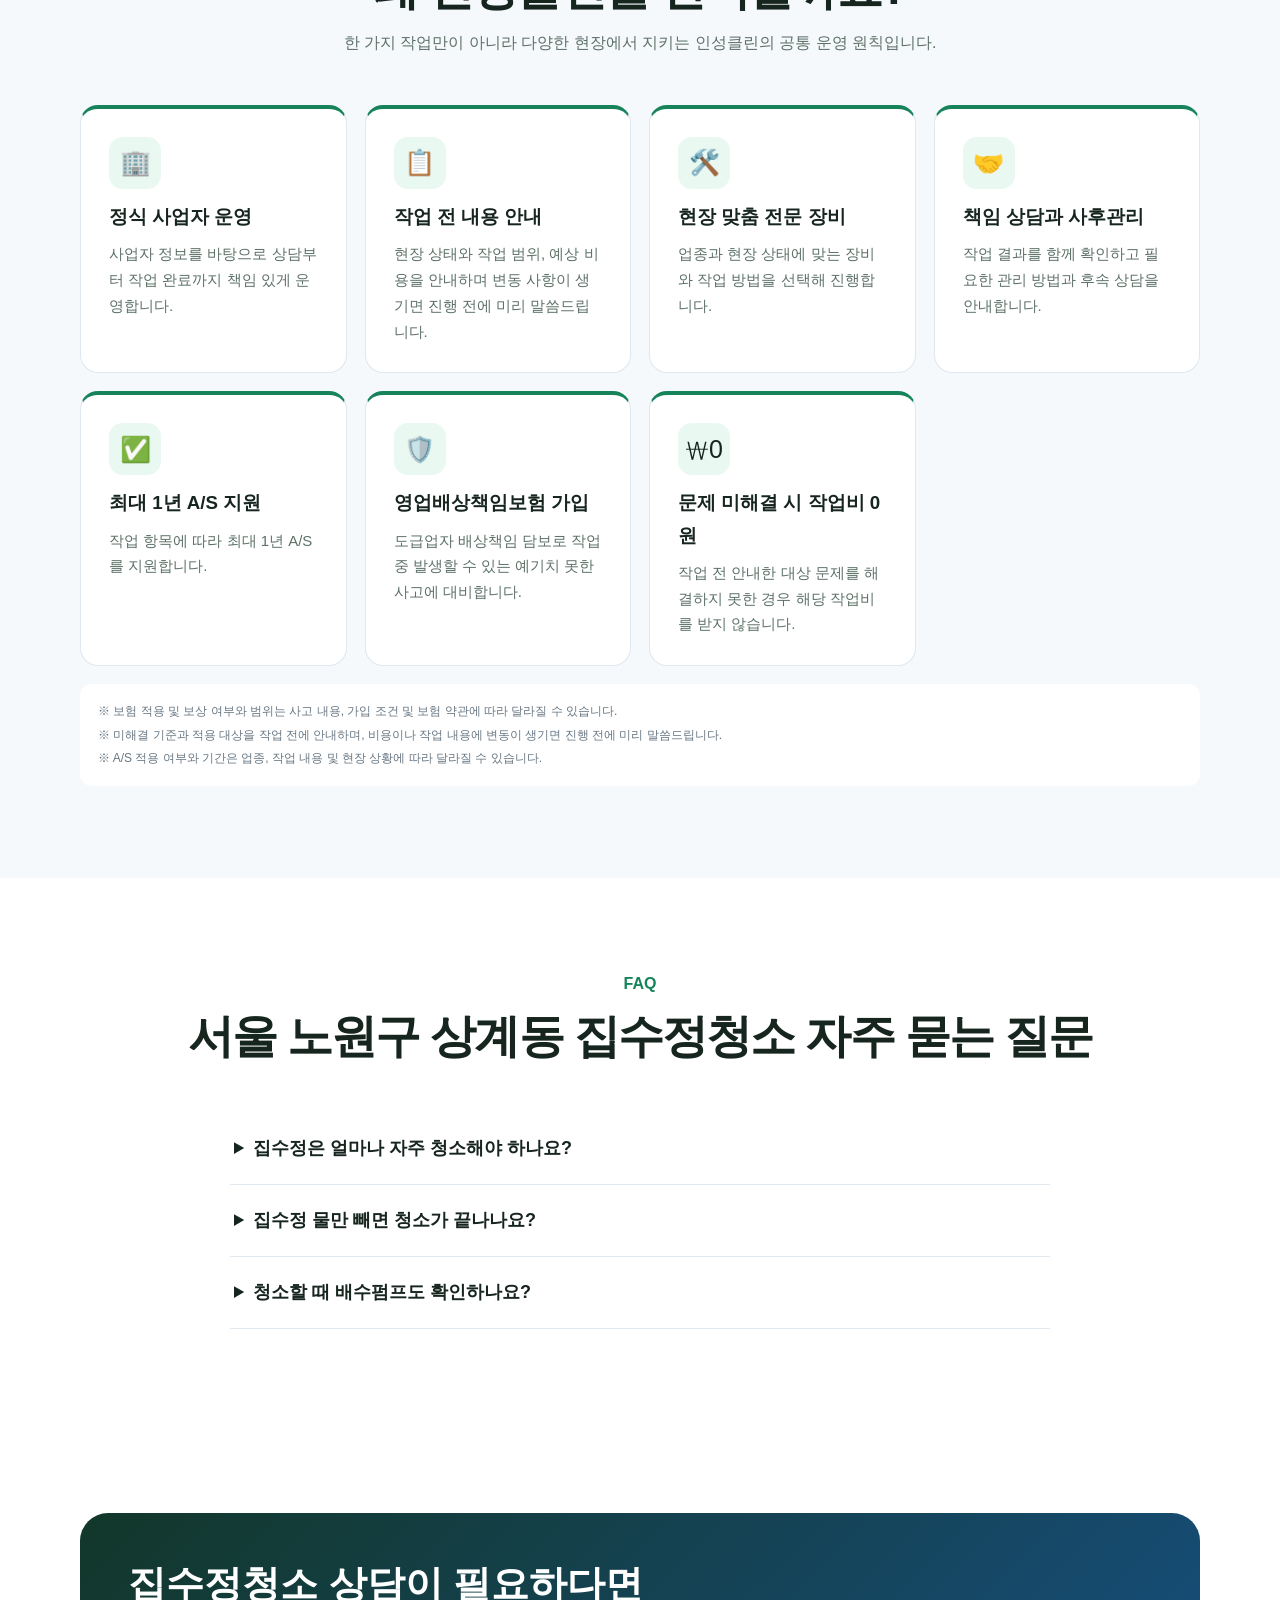
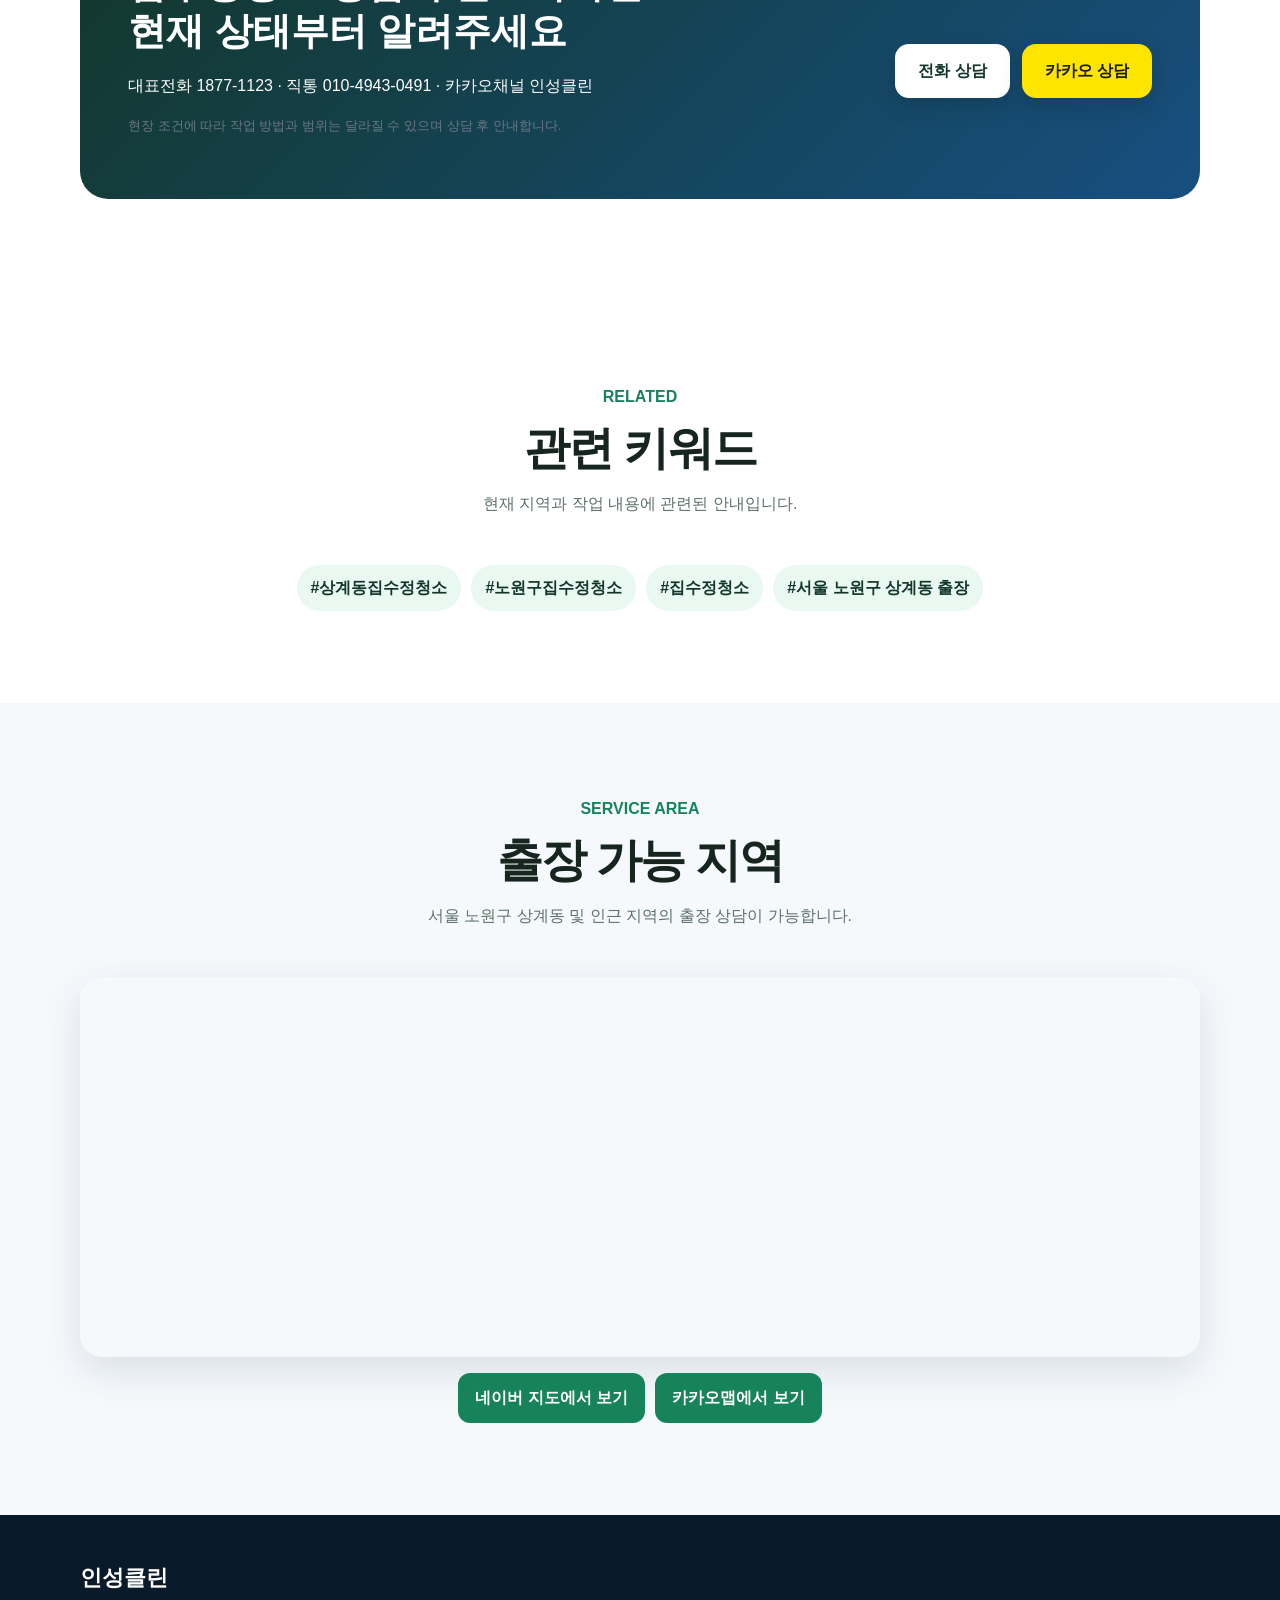
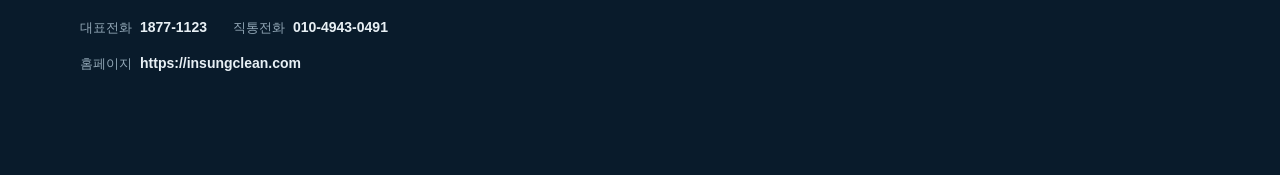
<file: pages/서울-노원구-상계동-집수정청소/index.html>
<!doctype html>
<html lang="ko"><head><meta charset="utf-8"><meta name="viewport" content="width=device-width,initial-scale=1">
<title>서울 노원구 상계동 집수정청소 전문 인성클린</title><meta name="description" content="서울 노원구 상계동 집수정청소 현장 확인부터 맞춤 작업과 마무리 안내까지. 인성클린 대표 1877-1123 직통 010-4943-0491.">
<meta name="robots" content="index,follow"><meta property="og:title" content="서울 노원구 상계동 집수정청소 전문 인성클린"><meta property="og:description" content="서울 노원구 상계동 집수정청소 현장 점검과 작업 안내. 인성클린 대표 1877-1123, 직통 010-4943-0491."><meta property="og:type" content="website"><meta property="og:image" content="assets/images/hero.jpg">
<link rel="stylesheet" href="../../assets/css/style.css"><link rel="canonical" href="https://service.insungclean.com/pages/%EC%84%9C%EC%9A%B8-%EB%85%B8%EC%9B%90%EA%B5%AC-%EC%83%81%EA%B3%84%EB%8F%99-%EC%A7%91%EC%88%98%EC%A0%95%EC%B2%AD%EC%86%8C/">
<script type="application/ld+json">{"@context":"https://schema.org","@type":"LocalBusiness","name":"인성클린","telephone":"1877-1123","areaServed":"서울 노원구 상계동","url":"https://service.insungclean.com/pages/%EC%84%9C%EC%9A%B8-%EB%85%B8%EC%9B%90%EA%B5%AC-%EC%83%81%EA%B3%84%EB%8F%99-%EC%A7%91%EC%88%98%EC%A0%95%EC%B2%AD%EC%86%8C/"}</script><style id="photo-step-label-style">
.photo{position:relative}.photo-stage-label{position:absolute;left:16px;top:16px;z-index:2;background:rgba(0,0,0,.76);color:#fff;padding:8px 13px;border-radius:999px;font-size:13px;font-weight:900}
</style><style id="brand-reason-style">
.why.brand-reasons{grid-template-columns:repeat(auto-fit,minmax(220px,1fr))}
.brand-reason-card{border-top:4px solid var(--blue)}.brand-reason-card span{display:flex;align-items:center;justify-content:center;width:52px;height:52px;border-radius:14px;background:var(--sky);font-size:25px}
.brand-reason-notice{margin-top:18px;padding:14px 18px;border-radius:12px;background:#fff;color:#687783;font-size:12px}.brand-reason-notice p{margin:3px 0}
</style><style id="generated-contact-style">
.header-socials{display:flex;align-items:center;gap:6px;margin-left:auto;margin-right:10px}.header-social-link{font-size:12px;font-weight:800;padding:7px 9px;border-radius:999px;background:var(--sky);color:var(--navy)}
.header-social-link.kakao{background:#fee500;color:#191919}.header-social-link.instagram{background:#f4e8ff;color:#8a2be2}.header-social-link.youtube{background:#fee2e2;color:#c00}
.header-social-link.threads{background:#e8eaed;color:#202124}.header-social-link.pending{opacity:.72;cursor:default}
.service-badges{display:flex;flex-wrap:wrap;gap:8px;margin-top:18px}.service-badges span{padding:7px 11px;border:1px solid rgba(255,255,255,.38);border-radius:999px;background:rgba(255,255,255,.12);font-size:14px;font-weight:800}
.fixed-cta.single-action{grid-template-columns:1fr}
@media(max-width:760px){.header-socials{display:none}.service-badges{gap:6px}.service-badges span{font-size:12px;padding:6px 9px}}
</style><style id="generated-homepage-style">.footer-home-link{color:inherit;text-decoration:none}</style><style id="footer-business-style">
.footer-company{display:block;margin-bottom:18px;color:#fff;font-size:22px}.footer-info-grid{display:flex;flex-wrap:wrap;gap:12px 26px}.footer-info-item{display:flex;gap:8px;align-items:baseline}.footer-info-item span{color:#91a6b5;font-size:13px}.footer-info-item strong{color:#e8f0f5;font-size:14px}.footer-info-item a{color:inherit;text-decoration:none}.footer-info-item:last-child{flex-basis:100%}
@media(max-width:600px){.footer-info-grid{display:grid;gap:9px}.footer-info-item{justify-content:space-between}.footer-info-item:last-child{display:block}.footer-info-item:last-child span{display:block;margin-bottom:3px}}
</style><style id="generated-style">
:root{--navy:#12372a;--blue:#16835b;--sky:#e9f8f1;--ink:#17251f;--muted:#5d7167;}
.layout-premium .section>.wrap,.layout-premium .contact-box{max-width:1180px}.layout-premium .why-card{box-shadow:0 18px 45px rgba(0,0,0,.10)}
.layout-review .faq details{background:var(--sky);border:0;border-radius:16px;padding:20px;margin:12px 0}.layout-review .why-card{border-left:5px solid var(--blue)}
.layout-magazine h1,.layout-magazine h2,.layout-magazine h3{font-family:Georgia,"Noto Serif KR",serif}.layout-magazine .step,.layout-magazine .why-card{border-radius:2px}
.layout-blog .wrap{--max:900px}.layout-blog .process{grid-template-columns:1fr}.layout-blog .step{display:grid;grid-template-columns:260px 1fr}
.layout-before-after .before-after{gap:8px}.layout-before-after .ba-card{border-radius:8px;box-shadow:0 16px 45px rgba(0,0,0,.18)}
.photos-grid .process{grid-template-columns:repeat(2,1fr)}.photos-grid .process .step:last-child{grid-column:1/-1}
.photos-vertical .process{grid-template-columns:1fr}.photos-vertical .step{display:grid;grid-template-columns:minmax(260px,42%) 1fr}
.photos-slider .process{display:flex;overflow-x:auto;scroll-snap-type:x mandatory;padding-bottom:12px}.photos-slider .step{min-width:min(82vw,430px);scroll-snap-align:start}
@media(max-width:600px){.layout-blog .step,.photos-vertical .step{display:block}.photos-grid .process{grid-template-columns:1fr}.photos-grid .process .step:last-child{grid-column:auto}}
</style><meta property="og:url" content="https://service.insungclean.com/pages/%EC%84%9C%EC%9A%B8-%EB%85%B8%EC%9B%90%EA%B5%AC-%EC%83%81%EA%B3%84%EB%8F%99-%EC%A7%91%EC%88%98%EC%A0%95%EC%B2%AD%EC%86%8C/"><style id="generated-seo-style">
.seo-tags{display:flex;flex-wrap:wrap;justify-content:center;gap:10px}.seo-tag{padding:9px 14px;border-radius:999px;background:var(--sky);color:var(--navy);font-weight:800}
.seo-map iframe{display:block;width:100%;height:380px;border:0;border-radius:22px;box-shadow:0 14px 40px rgba(16,42,67,.12)}
.seo-map-links{display:flex;justify-content:center;gap:10px;margin-top:16px}.seo-map-links a{padding:11px 17px;border-radius:12px;background:var(--blue);color:#fff;font-weight:800}
@media(max-width:600px){.seo-map iframe{height:300px}.seo-map-links{flex-direction:column;text-align:center}}
</style><style id="generated-hero-photo">.hero{background-image:linear-gradient(100deg,rgba(6,25,43,.90),rgba(6,25,43,.55)),url('images/00_COVER_대표-1.jpg')!important;}</style><style id="photo-display-settings">
.hero{min-height:460px!important;background-size:100% 100%,contain!important;background-position:center,center!important;background-repeat:no-repeat,no-repeat!important;background-color:#0b2033!important}
.photo img,.step img,.ba-card img{object-fit:contain!important;object-position:center!important;background:#eef3f6}
</style></head>
<body class="layout-basic theme-green photos-default"><div class="topbar"><div class="wrap"><span>집수정청소 현장 상담 · 인성클린</span><span>대표 1877-1123 · 직통 010-4943-0491</span></div></div>
<header class="header"><div class="wrap"><a class="brand" href="https://insungclean.com">인성클린<small>INSUNG CLEAN</small></a><nav class="nav"><a href="#diagnosis">현장 확인</a><a href="#process">작업 과정</a><a href="#faq">자주 묻는 질문</a></nav><span class="header-main-phone">대표전화 1877-1123</span><div class="header-socials"><a class="header-social-link kakao" href="http://pf.kakao.com/_xbuxann/chat" target="_blank" rel="noopener">카카오</a><span class="header-social-link instagram pending" title="인스타 연결 준비 중">인스타 · 연결 중</span><span class="header-social-link youtube pending" title="유튜브 연결 준비 중">유튜브 · 연결 중</span><span class="header-social-link threads pending" title="Threads 연결 준비 중">Threads · 연결 중</span></div><a class="header-call" href="tel:01049430491">전화 상담</a></div></header>
<main><section class="hero"><div class="wrap hero-inner"><span class="eyebrow">✓ 서울 노원구 상계동 현장 대응</span><h1>서울 노원구 상계동<br>집수정청소 전문</h1><p>집수정은 오수와 침전물이 계속 쌓이는 시설이므로 수위와 펌프 상태를 확인하고, 내용물 흡입부터 내부 세척과 배수 확인까지 순서대로 진행합니다.</p><div class="cta-row"><a class="btn btn-phone" href="tel:01049430491">☎ 1877-1123 전화하기</a><a class="btn btn-kakao" href="http://pf.kakao.com/_xbuxann/chat" rel="noopener">💬 카카오톡 상담</a></div><div class="service-badges"><span>✓ 24시간 상담 가능</span><span>✓ 무료 방문 견적</span><span>✓ 작업 후 책임 상담 및 사후관리</span></div></div></section>
<div class="wrap trust"><div class="trust-card"><b>현장 상태 확인</b><span>작업 대상과 문제 범위를 함께 확인</span></div><div class="trust-card"><b>적합 작업 선택</b><span>현장 조건에 맞는 작업 방식 적용</span></div><div class="trust-card"><b>과정 안내</b><span>작업 전후 내용을 이해하기 쉽게 안내</span></div><div class="trust-card"><b>상담 연결</b><span>전화와 카카오 채널 운영</span></div></div>
<section class="section" id="diagnosis"><div class="wrap split"><div class="photo"><span class="photo-stage-label">STEP 01 · 작업 전</span><img src="images/01_STEP1_작업전-1.jpg" alt="집수정청소 작업 전"></div><div class="content"><span class="tag">현장 점검</span><h3>집수정의 수위와 침전물, 배수 설비 상태를 확인합니다</h3><p>집수정 내부에 오수·기름·침전물이 쌓여 발생하는 악취와 배수 불량 문제를 현장 상태와 사용 환경에 맞춰 확인한 뒤 필요한 작업 범위를 안내합니다.</p><div class="checks"><div class="check">✓ 바닥에 쌓인 오니와 슬러지</div><div class="check">✓ 유입된 기름과 각종 부유물</div><div class="check">✓ 배수펌프·배관의 오염 또는 작동 불량</div></div><a class="btn btn-phone" href="tel:010-4943-0491">직통 010-4943-0491</a></div></div></section>
<section class="section alt" id="process"><div class="wrap"><div class="section-title"><span class="tag">작업 과정</span><h2>집수정청소 현장 확인부터 마무리 점검까지</h2><p>현장 상태와 작업 범위를 먼저 확인하고 적합한 방법으로 진행한 뒤 마무리 상태까지 꼼꼼하게 점검합니다.</p></div><div class="process"><article class="step"><img src="images/02_STEP2_점검-1.jpg" alt="집수정청소 현장 점검"><div class="step-body"><span class="step-num">STEP 02</span><h3>집수정 현장 점검</h3><p>집수정 수위와 침전물 양, 유입·배출 상태 및 펌프 작동 여부를 확인합니다.</p></div></article><article class="step"><img src="images/03_STEP3_장비-1.jpg" alt="집수정청소 작업 준비"><div class="step-body"><span class="step-num">STEP 03</span><h3>오수와 침전물 제거</h3><p>흡입 장비로 오수와 슬러지를 제거하고 벽면과 바닥의 오염물을 세척합니다.</p></div></article><article class="step"><img src="images/04_STEP4_작업중-1.jpg" alt="집수정청소 작업 중"><div class="step-body"><span class="step-num">STEP 04</span><h3>배수 설비 확인</h3><p>청소 후 유입·배출 흐름과 펌프 작동 상태를 확인해 마무리합니다.</p></div></article></div></div></section>
<section class="section"><div class="wrap"><div class="section-title"><span class="tag">작업 전후</span><h2>작업 전 상태와 완료 상태를 비교해 확인하세요</h2></div><div class="before-after"><div class="ba-card"><img src="images/05_STEP5_작업전상세-1.jpg" alt="집수정청소 작업 전 상세"><span class="ba-label">STEP 05 · 작업 전 상세</span></div><div class="ba-card"><img src="images/06_STEP6_작업완료-1.jpg" alt="집수정청소 작업 완료"><span class="ba-label">STEP 06 · 작업 완료</span></div></div></div></section>
<section class="section alt"><div class="wrap"><div class="section-title"><span class="tag">인성클린</span><h2>왜 인성클린을 선택할까요?</h2><p>한 가지 작업만이 아니라 다양한 현장에서 지키는 인성클린의 공통 운영 원칙입니다.</p></div><div class="why brand-reasons"><article class="why-card brand-reason-card"><span>🏢</span><h3>정식 사업자 운영</h3><p>사업자 정보를 바탕으로 상담부터 작업 완료까지 책임 있게 운영합니다.</p></article><article class="why-card brand-reason-card"><span>📋</span><h3>작업 전 내용 안내</h3><p>현장 상태와 작업 범위, 예상 비용을 안내하며 변동 사항이 생기면 진행 전에 미리 말씀드립니다.</p></article><article class="why-card brand-reason-card"><span>🛠️</span><h3>현장 맞춤 전문 장비</h3><p>업종과 현장 상태에 맞는 장비와 작업 방법을 선택해 진행합니다.</p></article><article class="why-card brand-reason-card"><span>🤝</span><h3>책임 상담과 사후관리</h3><p>작업 결과를 함께 확인하고 필요한 관리 방법과 후속 상담을 안내합니다.</p></article><article class="why-card brand-reason-card"><span>✅</span><h3>최대 1년 A/S 지원</h3><p>작업 항목에 따라 최대 1년 A/S를 지원합니다.</p></article><article class="why-card brand-reason-card"><span>🛡️</span><h3>영업배상책임보험 가입</h3><p>도급업자 배상책임 담보로 작업 중 발생할 수 있는 예기치 못한 사고에 대비합니다.</p></article><article class="why-card brand-reason-card"><span>₩0</span><h3>문제 미해결 시 작업비 0원</h3><p>작업 전 안내한 대상 문제를 해결하지 못한 경우 해당 작업비를 받지 않습니다.</p></article></div><div class="brand-reason-notice"><p>※ 보험 적용 및 보상 여부와 범위는 사고 내용, 가입 조건 및 보험 약관에 따라 달라질 수 있습니다.</p><p>※ 미해결 기준과 적용 대상을 작업 전에 안내하며, 비용이나 작업 내용에 변동이 생기면 진행 전에 미리 말씀드립니다.</p><p>※ A/S 적용 여부와 기간은 업종, 작업 내용 및 현장 상황에 따라 달라질 수 있습니다.</p></div></div></section>
<section class="section" id="faq"><div class="wrap"><div class="section-title"><span class="tag">FAQ</span><h2>서울 노원구 상계동 집수정청소 자주 묻는 질문</h2></div><div class="faq"><details><summary>집수정은 얼마나 자주 청소해야 하나요?</summary><p>사용량과 유입되는 오염물에 따라 다르므로 수위 상승, 악취, 펌프 작동 횟수와 침전물 상태를 기준으로 점검 주기를 정하는 것이 좋습니다.</p></details><details><summary>집수정 물만 빼면 청소가 끝나나요?</summary><p>물만 배출하면 바닥과 벽면의 오니가 남을 수 있어 침전물 흡입과 내부 세척이 함께 필요할 수 있습니다.</p></details><details><summary>청소할 때 배수펌프도 확인하나요?</summary><p>청소 전후로 펌프 작동과 유입·배출 상태를 확인하며 이상이 있으면 별도 점검이 필요한 부분을 안내합니다.</p></details></div></div></section>
<section class="section"><div class="wrap contact-box"><div><h2>집수정청소 상담이 필요하다면<br>현재 상태부터 알려주세요</h2><p>대표전화 1877-1123 · 직통 010-4943-0491 · 카카오채널 인성클린</p><p class="notice">현장 조건에 따라 작업 방법과 범위는 달라질 수 있으며 상담 후 안내합니다.</p></div><div class="cta-row"><a class="btn btn-phone" href="tel:01049430491">전화 상담</a><a class="btn btn-kakao" href="http://pf.kakao.com/_xbuxann/chat" rel="noopener">카카오 상담</a></div></div></section><section class="section seo-related"><div class="wrap"><div class="section-title"><span class="tag">RELATED</span><h2>관련 키워드</h2><p>현재 지역과 작업 내용에 관련된 안내입니다.</p></div><div class="seo-tags"><span class="seo-tag">#상계동집수정청소</span><span class="seo-tag">#노원구집수정청소</span><span class="seo-tag">#집수정청소</span><span class="seo-tag">#서울 노원구 상계동 출장</span></div></div></section><section class="section alt seo-map"><div class="wrap"><div class="section-title"><span class="tag">SERVICE AREA</span><h2>출장 가능 지역</h2><p>서울 노원구 상계동 및 인근 지역의 출장 상담이 가능합니다.</p></div><iframe title="출장 가능 지역" loading="lazy" src="https://www.google.com/maps?q=%EC%84%9C%EC%9A%B8%20%EB%85%B8%EC%9B%90%EA%B5%AC%20%EC%83%81%EA%B3%84%EB%8F%99&amp;output=embed"></iframe><div class="seo-map-links"><a href="https://map.naver.com/p/search/%EC%84%9C%EC%9A%B8%20%EB%85%B8%EC%9B%90%EA%B5%AC%20%EC%83%81%EA%B3%84%EB%8F%99" target="_blank" rel="noopener">네이버 지도에서 보기</a><a href="https://map.kakao.com/?q=%EC%84%9C%EC%9A%B8%20%EB%85%B8%EC%9B%90%EA%B5%AC%20%EC%83%81%EA%B3%84%EB%8F%99" target="_blank" rel="noopener">카카오맵에서 보기</a></div></div></section></main>
<footer class="footer"><div class="wrap"><b class="footer-company">인성클린</b><div class="footer-info-grid"><div class="footer-info-item"><span>대표전화</span><strong>1877-1123</strong></div><div class="footer-info-item"><span>직통전화</span><strong><a href="tel:01049430491">010-4943-0491</a></strong></div><div class="footer-info-item"><span>홈페이지</span><strong><a href="https://insungclean.com">https://insungclean.com</a></strong></div></div></div></footer>
<div class="fixed-cta"><a class="fixed-phone" href="tel:01049430491">☎ 전화하기</a><a class="fixed-kakao" href="http://pf.kakao.com/_xbuxann/chat" rel="noopener">💬 카카오톡</a></div></body></html>
</file>
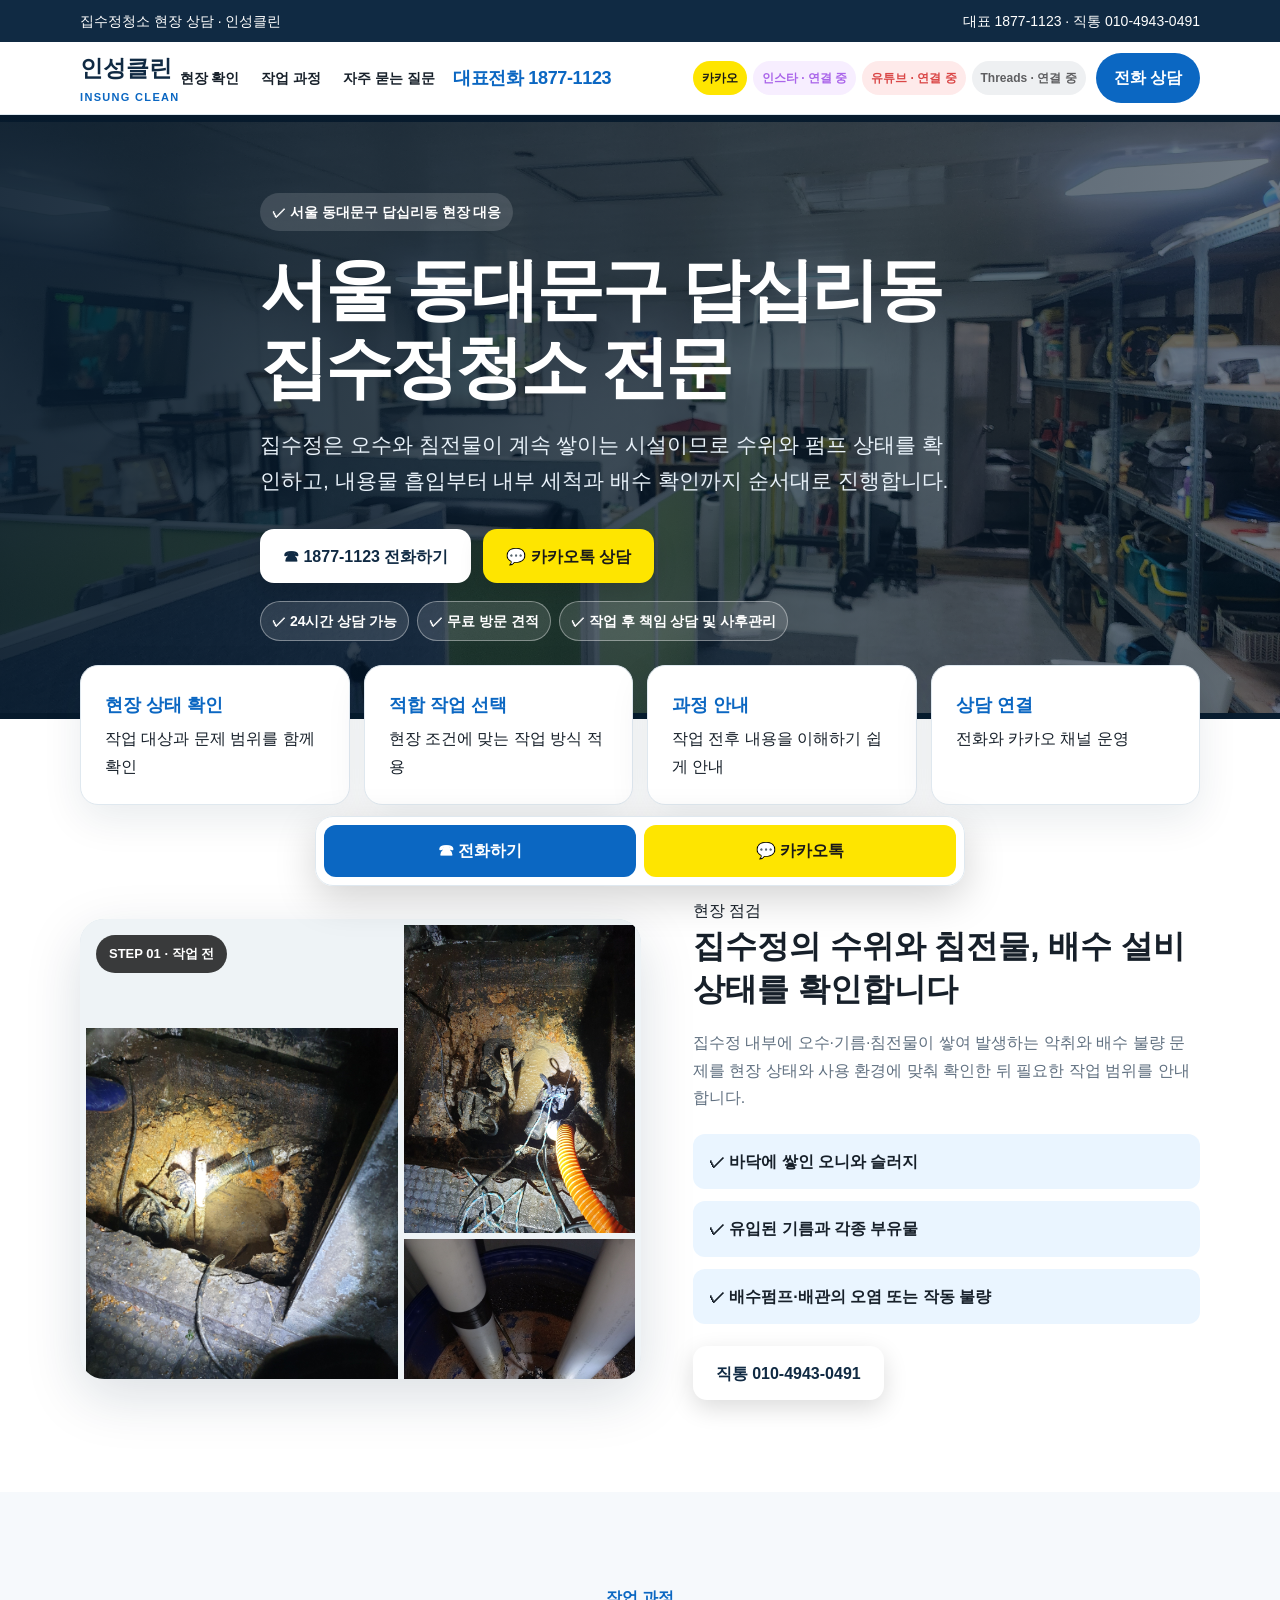
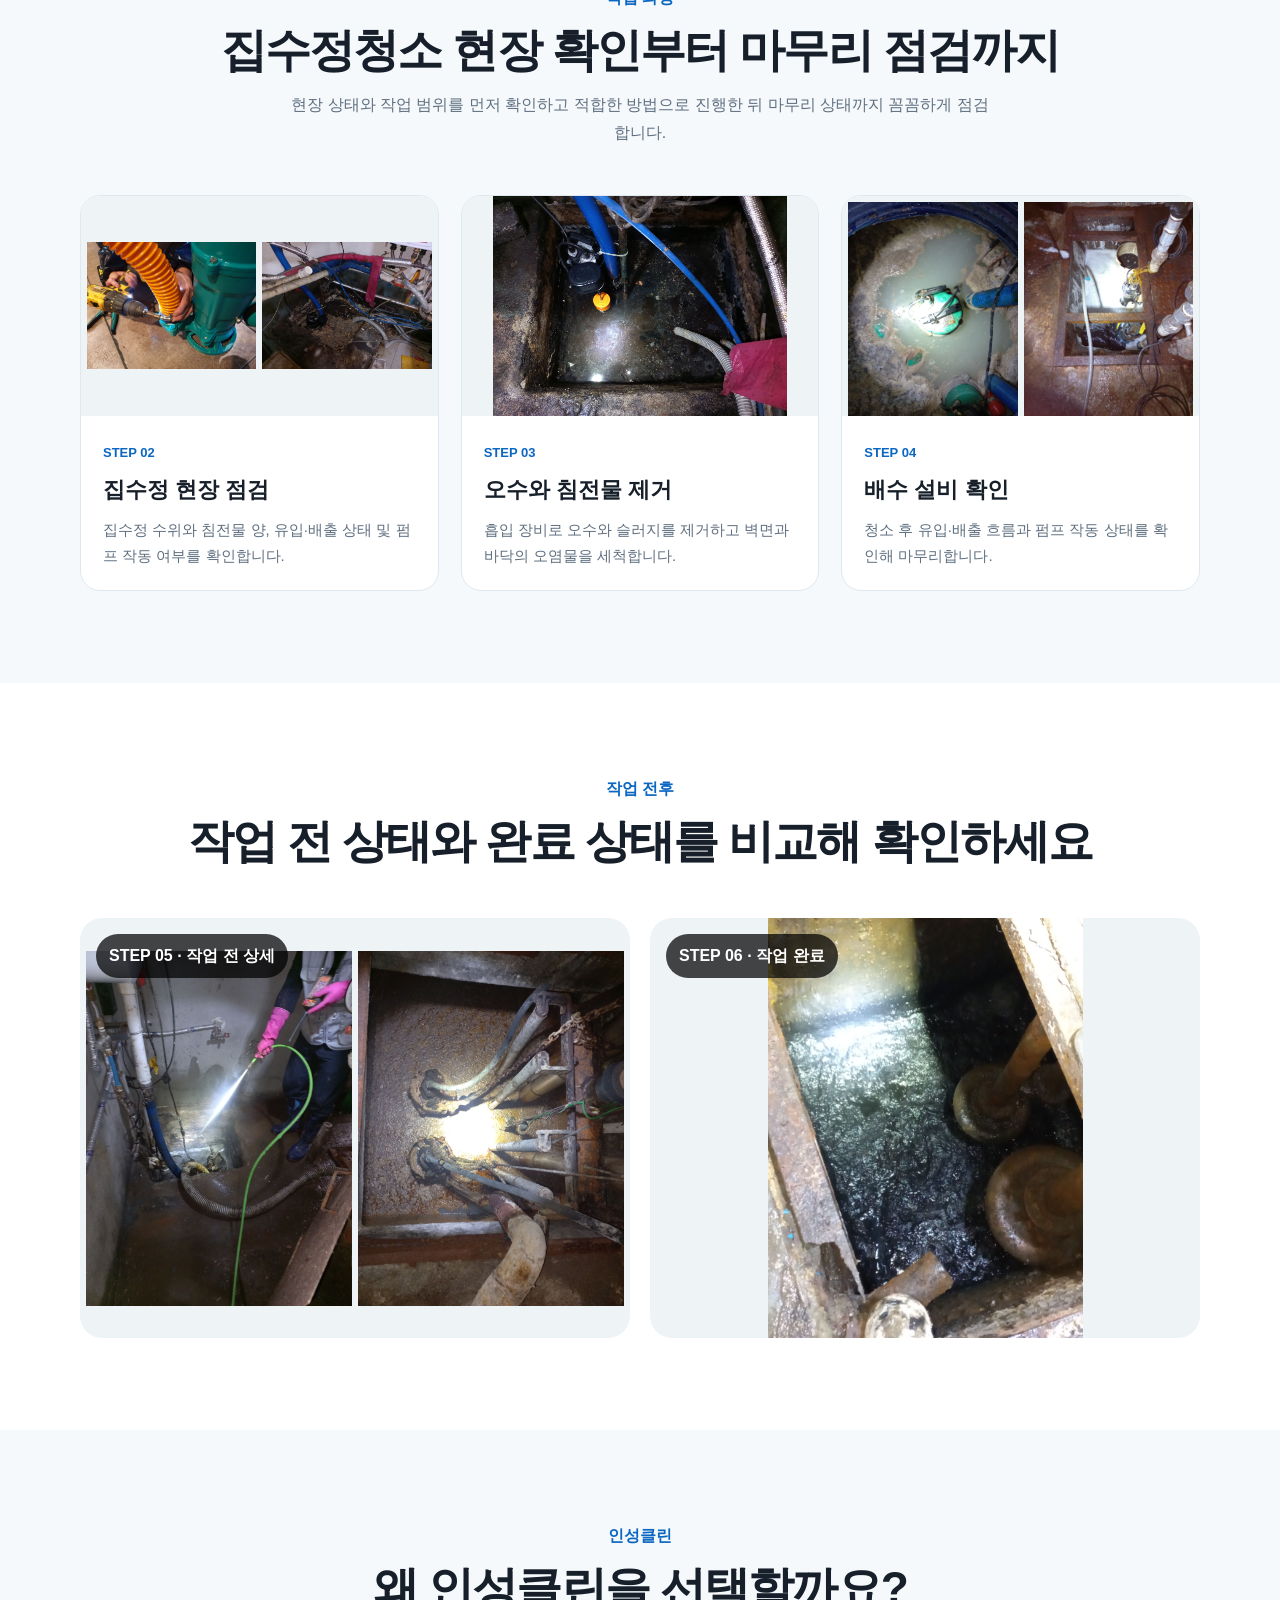
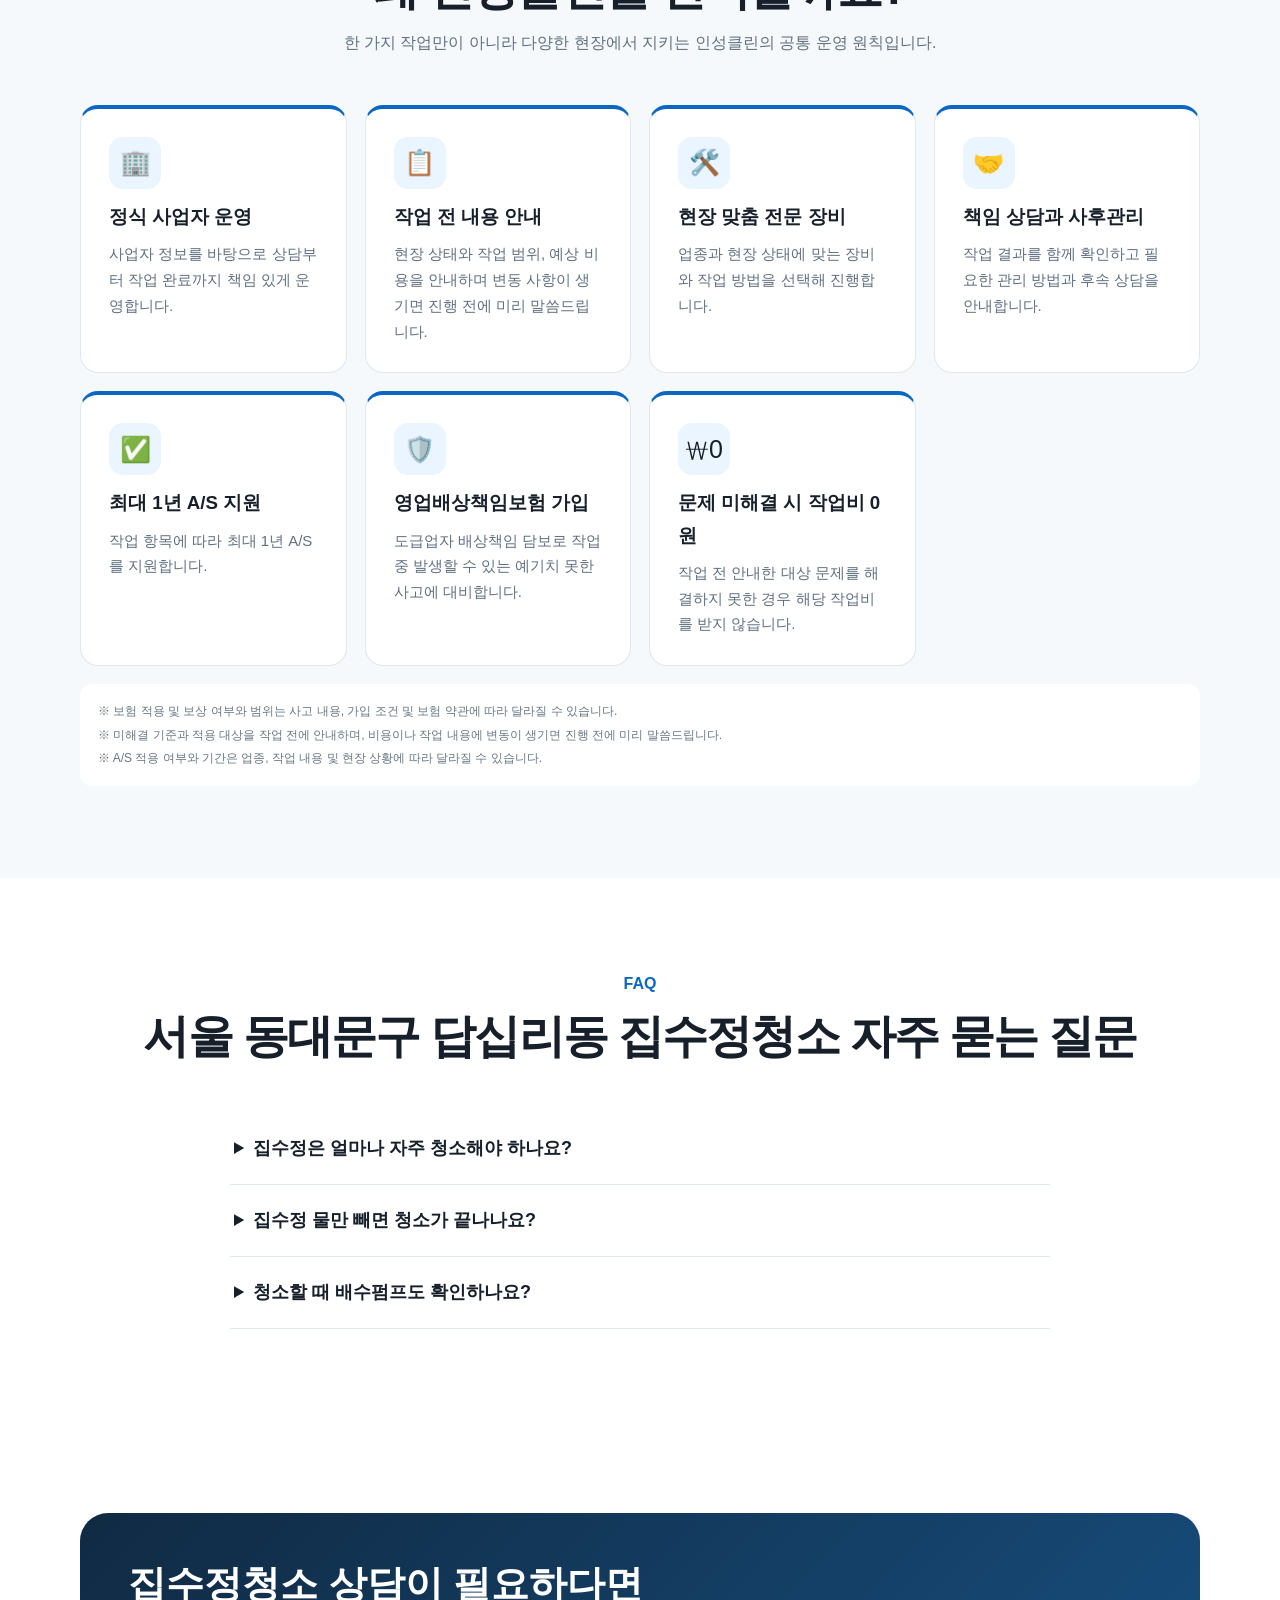
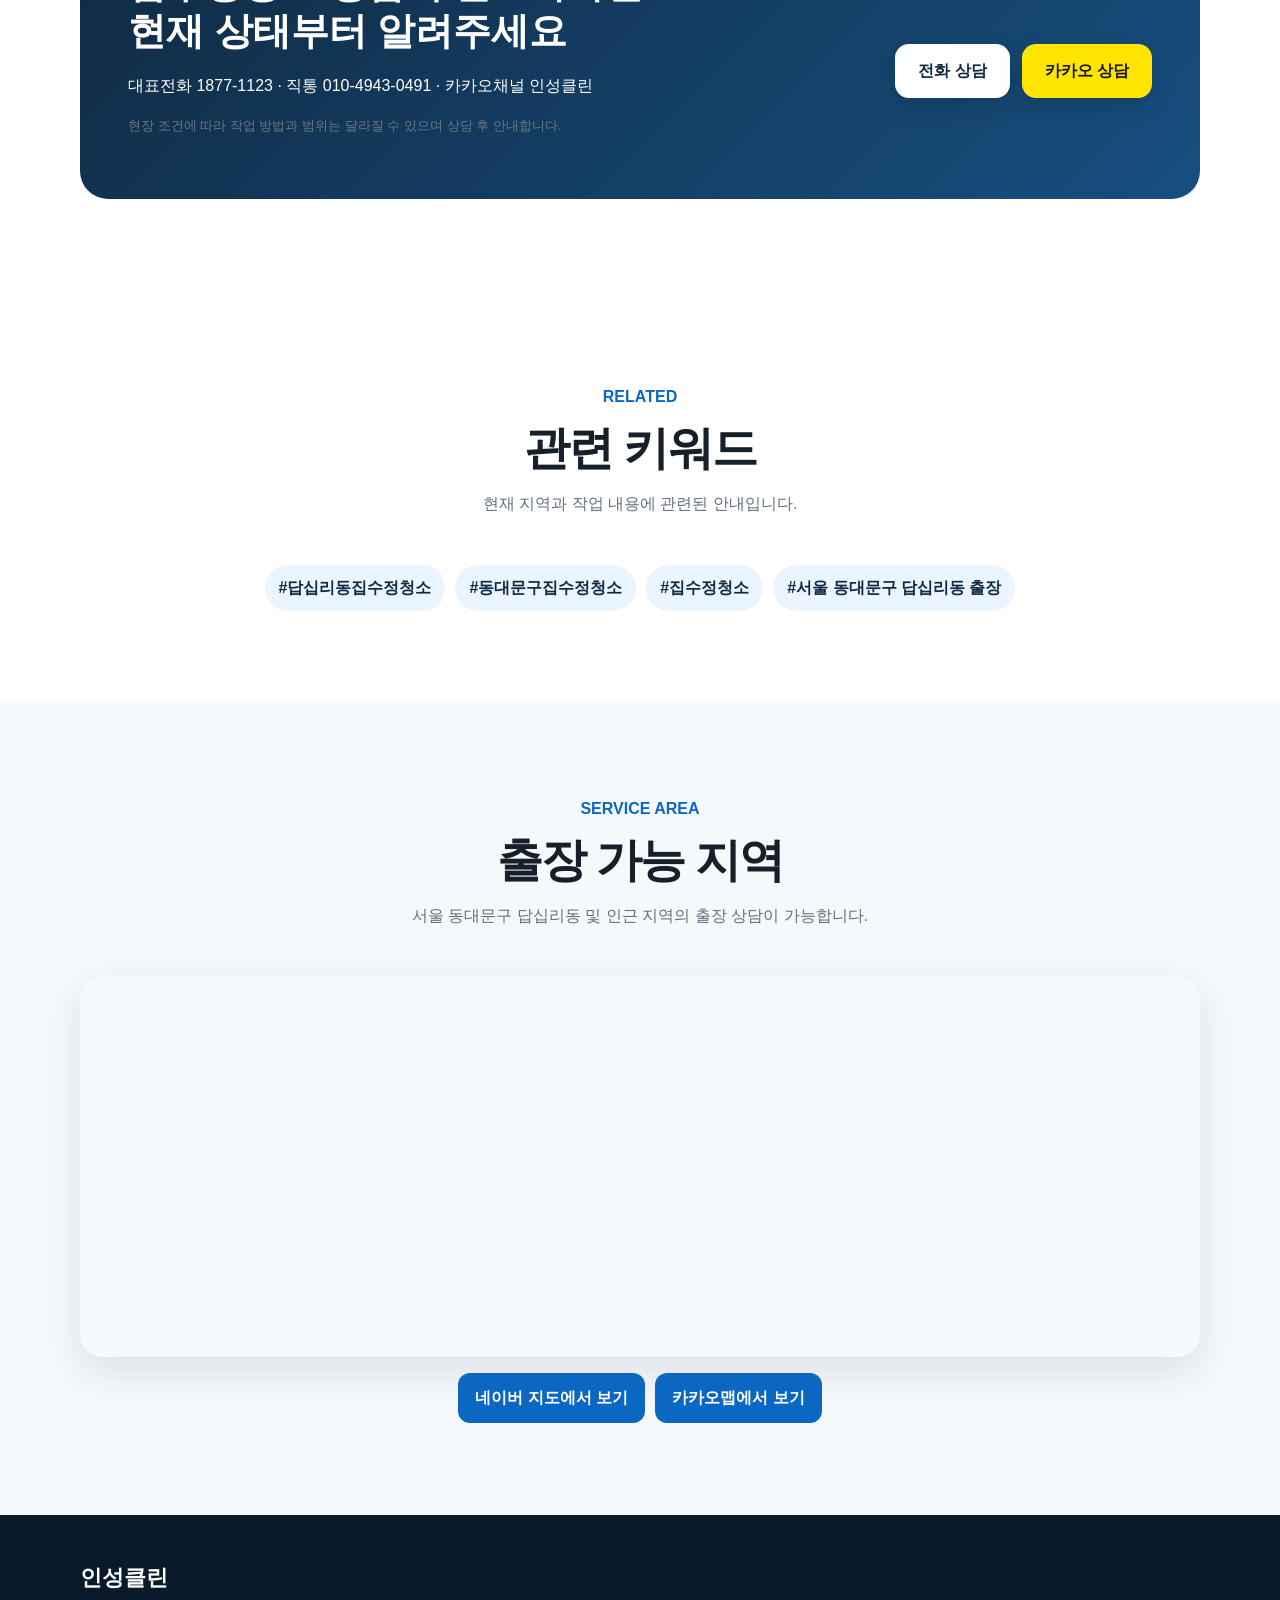
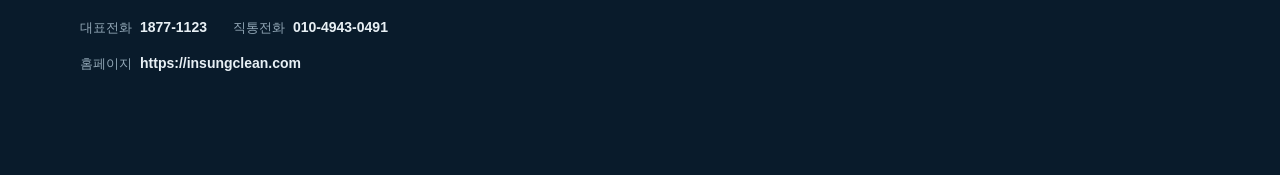
<file: pages/서울-동대문구-답십리동-집수정청소/index.html>
<!doctype html>
<html lang="ko"><head><meta charset="utf-8"><meta name="viewport" content="width=device-width,initial-scale=1">
<title>서울 동대문구 답십리동 집수정청소 전문 인성클린</title><meta name="description" content="서울 동대문구 답십리동 집수정청소 현장 확인부터 맞춤 작업과 마무리 안내까지. 인성클린 대표 1877-1123 직통 010-4943-0491.">
<meta name="robots" content="index,follow"><meta property="og:title" content="서울 동대문구 답십리동 집수정청소 전문 인성클린"><meta property="og:description" content="서울 동대문구 답십리동 집수정청소 현장 점검과 작업 안내. 인성클린 대표 1877-1123, 직통 010-4943-0491."><meta property="og:type" content="website"><meta property="og:image" content="assets/images/hero.jpg">
<link rel="stylesheet" href="../../assets/css/style.css"><link rel="canonical" href="https://service.insungclean.com/pages/%EC%84%9C%EC%9A%B8-%EB%8F%99%EB%8C%80%EB%AC%B8%EA%B5%AC-%EB%8B%B5%EC%8B%AD%EB%A6%AC%EB%8F%99-%EC%A7%91%EC%88%98%EC%A0%95%EC%B2%AD%EC%86%8C/">
<script type="application/ld+json">{"@context":"https://schema.org","@type":"LocalBusiness","name":"인성클린","telephone":"1877-1123","areaServed":"서울 동대문구 답십리동","url":"https://service.insungclean.com/pages/%EC%84%9C%EC%9A%B8-%EB%8F%99%EB%8C%80%EB%AC%B8%EA%B5%AC-%EB%8B%B5%EC%8B%AD%EB%A6%AC%EB%8F%99-%EC%A7%91%EC%88%98%EC%A0%95%EC%B2%AD%EC%86%8C/"}</script><style id="photo-step-label-style">
.photo{position:relative}.photo-stage-label{position:absolute;left:16px;top:16px;z-index:2;background:rgba(0,0,0,.76);color:#fff;padding:8px 13px;border-radius:999px;font-size:13px;font-weight:900}
</style><style id="brand-reason-style">
.why.brand-reasons{grid-template-columns:repeat(auto-fit,minmax(220px,1fr))}
.brand-reason-card{border-top:4px solid var(--blue)}.brand-reason-card span{display:flex;align-items:center;justify-content:center;width:52px;height:52px;border-radius:14px;background:var(--sky);font-size:25px}
.brand-reason-notice{margin-top:18px;padding:14px 18px;border-radius:12px;background:#fff;color:#687783;font-size:12px}.brand-reason-notice p{margin:3px 0}
</style><style id="generated-contact-style">
.header-socials{display:flex;align-items:center;gap:6px;margin-left:auto;margin-right:10px}.header-social-link{font-size:12px;font-weight:800;padding:7px 9px;border-radius:999px;background:var(--sky);color:var(--navy)}
.header-social-link.kakao{background:#fee500;color:#191919}.header-social-link.instagram{background:#f4e8ff;color:#8a2be2}.header-social-link.youtube{background:#fee2e2;color:#c00}
.header-social-link.threads{background:#e8eaed;color:#202124}.header-social-link.pending{opacity:.72;cursor:default}
.service-badges{display:flex;flex-wrap:wrap;gap:8px;margin-top:18px}.service-badges span{padding:7px 11px;border:1px solid rgba(255,255,255,.38);border-radius:999px;background:rgba(255,255,255,.12);font-size:14px;font-weight:800}
.fixed-cta.single-action{grid-template-columns:1fr}
@media(max-width:760px){.header-socials{display:none}.service-badges{gap:6px}.service-badges span{font-size:12px;padding:6px 9px}}
</style><style id="generated-homepage-style">.footer-home-link{color:inherit;text-decoration:none}</style><style id="footer-business-style">
.footer-company{display:block;margin-bottom:18px;color:#fff;font-size:22px}.footer-info-grid{display:flex;flex-wrap:wrap;gap:12px 26px}.footer-info-item{display:flex;gap:8px;align-items:baseline}.footer-info-item span{color:#91a6b5;font-size:13px}.footer-info-item strong{color:#e8f0f5;font-size:14px}.footer-info-item a{color:inherit;text-decoration:none}.footer-info-item:last-child{flex-basis:100%}
@media(max-width:600px){.footer-info-grid{display:grid;gap:9px}.footer-info-item{justify-content:space-between}.footer-info-item:last-child{display:block}.footer-info-item:last-child span{display:block;margin-bottom:3px}}
</style><style id="generated-style">
:root{--navy:#102a43;--blue:#0b67c2;--sky:#eaf5ff;--ink:#17202a;--muted:#607080;}
.layout-premium .section>.wrap,.layout-premium .contact-box{max-width:1180px}.layout-premium .why-card{box-shadow:0 18px 45px rgba(0,0,0,.10)}
.layout-review .faq details{background:var(--sky);border:0;border-radius:16px;padding:20px;margin:12px 0}.layout-review .why-card{border-left:5px solid var(--blue)}
.layout-magazine h1,.layout-magazine h2,.layout-magazine h3{font-family:Georgia,"Noto Serif KR",serif}.layout-magazine .step,.layout-magazine .why-card{border-radius:2px}
.layout-blog .wrap{--max:900px}.layout-blog .process{grid-template-columns:1fr}.layout-blog .step{display:grid;grid-template-columns:260px 1fr}
.layout-before-after .before-after{gap:8px}.layout-before-after .ba-card{border-radius:8px;box-shadow:0 16px 45px rgba(0,0,0,.18)}
.photos-grid .process{grid-template-columns:repeat(2,1fr)}.photos-grid .process .step:last-child{grid-column:1/-1}
.photos-vertical .process{grid-template-columns:1fr}.photos-vertical .step{display:grid;grid-template-columns:minmax(260px,42%) 1fr}
.photos-slider .process{display:flex;overflow-x:auto;scroll-snap-type:x mandatory;padding-bottom:12px}.photos-slider .step{min-width:min(82vw,430px);scroll-snap-align:start}
@media(max-width:600px){.layout-blog .step,.photos-vertical .step{display:block}.photos-grid .process{grid-template-columns:1fr}.photos-grid .process .step:last-child{grid-column:auto}}
</style><meta property="og:url" content="https://service.insungclean.com/pages/%EC%84%9C%EC%9A%B8-%EB%8F%99%EB%8C%80%EB%AC%B8%EA%B5%AC-%EB%8B%B5%EC%8B%AD%EB%A6%AC%EB%8F%99-%EC%A7%91%EC%88%98%EC%A0%95%EC%B2%AD%EC%86%8C/"><style id="generated-seo-style">
.seo-tags{display:flex;flex-wrap:wrap;justify-content:center;gap:10px}.seo-tag{padding:9px 14px;border-radius:999px;background:var(--sky);color:var(--navy);font-weight:800}
.seo-map iframe{display:block;width:100%;height:380px;border:0;border-radius:22px;box-shadow:0 14px 40px rgba(16,42,67,.12)}
.seo-map-links{display:flex;justify-content:center;gap:10px;margin-top:16px}.seo-map-links a{padding:11px 17px;border-radius:12px;background:var(--blue);color:#fff;font-weight:800}
@media(max-width:600px){.seo-map iframe{height:300px}.seo-map-links{flex-direction:column;text-align:center}}
</style><style id="generated-hero-photo">.hero{background-image:linear-gradient(100deg,rgba(6,25,43,.90),rgba(6,25,43,.55)),url('images/00_COVER_대표-1.jpg')!important;}</style><style id="generated-collage-style">
.generated-collage{display:grid!important;grid-template-columns:repeat(2,1fr);gap:6px;overflow:hidden;width:100%;background:#eef3f6;padding:6px}
.generated-collage img{width:100%!important;height:100%!important;object-fit:contain!important;object-position:center!important;min-width:0;background:#fff}
.generated-collage.count-2{grid-template-columns:repeat(2,1fr)}
.generated-collage.count-3{grid-template-columns:1.35fr 1fr;grid-template-rows:1fr 1fr}
.generated-collage.count-3 img:first-child{grid-row:1/3}
.step>.generated-collage{height:220px}.ba-card>.generated-collage{height:420px}.photo>.generated-collage{height:460px}
@media(max-width:600px){.ba-card>.generated-collage{height:300px}.photo>.generated-collage{height:320px}}
</style><style id="photo-display-settings">
.hero{min-height:460px!important;background-size:100% 100%,contain!important;background-position:center,center!important;background-repeat:no-repeat,no-repeat!important;background-color:#0b2033!important}
.photo img,.step img,.ba-card img{object-fit:contain!important;object-position:center!important;background:#eef3f6}
</style></head>
<body class="layout-basic theme-blue photos-default"><div class="topbar"><div class="wrap"><span>집수정청소 현장 상담 · 인성클린</span><span>대표 1877-1123 · 직통 010-4943-0491</span></div></div>
<header class="header"><div class="wrap"><a class="brand" href="https://insungclean.com">인성클린<small>INSUNG CLEAN</small></a><nav class="nav"><a href="#diagnosis">현장 확인</a><a href="#process">작업 과정</a><a href="#faq">자주 묻는 질문</a></nav><span class="header-main-phone">대표전화 1877-1123</span><div class="header-socials"><a class="header-social-link kakao" href="http://pf.kakao.com/_xbuxann/chat" target="_blank" rel="noopener">카카오</a><span class="header-social-link instagram pending" title="인스타 연결 준비 중">인스타 · 연결 중</span><span class="header-social-link youtube pending" title="유튜브 연결 준비 중">유튜브 · 연결 중</span><span class="header-social-link threads pending" title="Threads 연결 준비 중">Threads · 연결 중</span></div><a class="header-call" href="tel:01049430491">전화 상담</a></div></header>
<main><section class="hero"><div class="wrap hero-inner"><span class="eyebrow">✓ 서울 동대문구 답십리동 현장 대응</span><h1>서울 동대문구 답십리동<br>집수정청소 전문</h1><p>집수정은 오수와 침전물이 계속 쌓이는 시설이므로 수위와 펌프 상태를 확인하고, 내용물 흡입부터 내부 세척과 배수 확인까지 순서대로 진행합니다.</p><div class="cta-row"><a class="btn btn-phone" href="tel:01049430491">☎ 1877-1123 전화하기</a><a class="btn btn-kakao" href="http://pf.kakao.com/_xbuxann/chat" rel="noopener">💬 카카오톡 상담</a></div><div class="service-badges"><span>✓ 24시간 상담 가능</span><span>✓ 무료 방문 견적</span><span>✓ 작업 후 책임 상담 및 사후관리</span></div></div></section>
<div class="wrap trust"><div class="trust-card"><b>현장 상태 확인</b><span>작업 대상과 문제 범위를 함께 확인</span></div><div class="trust-card"><b>적합 작업 선택</b><span>현장 조건에 맞는 작업 방식 적용</span></div><div class="trust-card"><b>과정 안내</b><span>작업 전후 내용을 이해하기 쉽게 안내</span></div><div class="trust-card"><b>상담 연결</b><span>전화와 카카오 채널 운영</span></div></div>
<section class="section" id="diagnosis"><div class="wrap split"><div class="photo"><span class="photo-stage-label">STEP 01 · 작업 전</span><div class="generated-collage count-3"><img src="images/01_STEP1_작업전-1.jpg" alt="집수정청소 작업 전"><img src="images/01_STEP1_작업전-2.jpg" alt="집수정청소 작업 전"><img src="images/01_STEP1_작업전-3.jpg" alt="집수정청소 작업 전"></div></div><div class="content"><span class="tag">현장 점검</span><h3>집수정의 수위와 침전물, 배수 설비 상태를 확인합니다</h3><p>집수정 내부에 오수·기름·침전물이 쌓여 발생하는 악취와 배수 불량 문제를 현장 상태와 사용 환경에 맞춰 확인한 뒤 필요한 작업 범위를 안내합니다.</p><div class="checks"><div class="check">✓ 바닥에 쌓인 오니와 슬러지</div><div class="check">✓ 유입된 기름과 각종 부유물</div><div class="check">✓ 배수펌프·배관의 오염 또는 작동 불량</div></div><a class="btn btn-phone" href="tel:010-4943-0491">직통 010-4943-0491</a></div></div></section>
<section class="section alt" id="process"><div class="wrap"><div class="section-title"><span class="tag">작업 과정</span><h2>집수정청소 현장 확인부터 마무리 점검까지</h2><p>현장 상태와 작업 범위를 먼저 확인하고 적합한 방법으로 진행한 뒤 마무리 상태까지 꼼꼼하게 점검합니다.</p></div><div class="process"><article class="step"><div class="generated-collage count-2"><img src="images/02_STEP2_점검-1.jpg" alt="집수정청소 현장 점검"><img src="images/02_STEP2_점검-2.jpg" alt="집수정청소 현장 점검"></div><div class="step-body"><span class="step-num">STEP 02</span><h3>집수정 현장 점검</h3><p>집수정 수위와 침전물 양, 유입·배출 상태 및 펌프 작동 여부를 확인합니다.</p></div></article><article class="step"><img src="images/03_STEP3_장비-1.jpg" alt="집수정청소 작업 준비"><div class="step-body"><span class="step-num">STEP 03</span><h3>오수와 침전물 제거</h3><p>흡입 장비로 오수와 슬러지를 제거하고 벽면과 바닥의 오염물을 세척합니다.</p></div></article><article class="step"><div class="generated-collage count-2"><img src="images/04_STEP4_작업중-1.jpg" alt="집수정청소 작업 중"><img src="images/04_STEP4_작업중-2.jpg" alt="집수정청소 작업 중"></div><div class="step-body"><span class="step-num">STEP 04</span><h3>배수 설비 확인</h3><p>청소 후 유입·배출 흐름과 펌프 작동 상태를 확인해 마무리합니다.</p></div></article></div></div></section>
<section class="section"><div class="wrap"><div class="section-title"><span class="tag">작업 전후</span><h2>작업 전 상태와 완료 상태를 비교해 확인하세요</h2></div><div class="before-after"><div class="ba-card"><div class="generated-collage count-2"><img src="images/05_STEP5_작업전상세-1.jpg" alt="집수정청소 작업 전 상세"><img src="images/05_STEP5_작업전상세-2.jpg" alt="집수정청소 작업 전 상세"></div><span class="ba-label">STEP 05 · 작업 전 상세</span></div><div class="ba-card"><img src="images/06_STEP6_작업완료-1.jpg" alt="집수정청소 작업 완료"><span class="ba-label">STEP 06 · 작업 완료</span></div></div></div></section>
<section class="section alt"><div class="wrap"><div class="section-title"><span class="tag">인성클린</span><h2>왜 인성클린을 선택할까요?</h2><p>한 가지 작업만이 아니라 다양한 현장에서 지키는 인성클린의 공통 운영 원칙입니다.</p></div><div class="why brand-reasons"><article class="why-card brand-reason-card"><span>🏢</span><h3>정식 사업자 운영</h3><p>사업자 정보를 바탕으로 상담부터 작업 완료까지 책임 있게 운영합니다.</p></article><article class="why-card brand-reason-card"><span>📋</span><h3>작업 전 내용 안내</h3><p>현장 상태와 작업 범위, 예상 비용을 안내하며 변동 사항이 생기면 진행 전에 미리 말씀드립니다.</p></article><article class="why-card brand-reason-card"><span>🛠️</span><h3>현장 맞춤 전문 장비</h3><p>업종과 현장 상태에 맞는 장비와 작업 방법을 선택해 진행합니다.</p></article><article class="why-card brand-reason-card"><span>🤝</span><h3>책임 상담과 사후관리</h3><p>작업 결과를 함께 확인하고 필요한 관리 방법과 후속 상담을 안내합니다.</p></article><article class="why-card brand-reason-card"><span>✅</span><h3>최대 1년 A/S 지원</h3><p>작업 항목에 따라 최대 1년 A/S를 지원합니다.</p></article><article class="why-card brand-reason-card"><span>🛡️</span><h3>영업배상책임보험 가입</h3><p>도급업자 배상책임 담보로 작업 중 발생할 수 있는 예기치 못한 사고에 대비합니다.</p></article><article class="why-card brand-reason-card"><span>₩0</span><h3>문제 미해결 시 작업비 0원</h3><p>작업 전 안내한 대상 문제를 해결하지 못한 경우 해당 작업비를 받지 않습니다.</p></article></div><div class="brand-reason-notice"><p>※ 보험 적용 및 보상 여부와 범위는 사고 내용, 가입 조건 및 보험 약관에 따라 달라질 수 있습니다.</p><p>※ 미해결 기준과 적용 대상을 작업 전에 안내하며, 비용이나 작업 내용에 변동이 생기면 진행 전에 미리 말씀드립니다.</p><p>※ A/S 적용 여부와 기간은 업종, 작업 내용 및 현장 상황에 따라 달라질 수 있습니다.</p></div></div></section>
<section class="section" id="faq"><div class="wrap"><div class="section-title"><span class="tag">FAQ</span><h2>서울 동대문구 답십리동 집수정청소 자주 묻는 질문</h2></div><div class="faq"><details><summary>집수정은 얼마나 자주 청소해야 하나요?</summary><p>사용량과 유입되는 오염물에 따라 다르므로 수위 상승, 악취, 펌프 작동 횟수와 침전물 상태를 기준으로 점검 주기를 정하는 것이 좋습니다.</p></details><details><summary>집수정 물만 빼면 청소가 끝나나요?</summary><p>물만 배출하면 바닥과 벽면의 오니가 남을 수 있어 침전물 흡입과 내부 세척이 함께 필요할 수 있습니다.</p></details><details><summary>청소할 때 배수펌프도 확인하나요?</summary><p>청소 전후로 펌프 작동과 유입·배출 상태를 확인하며 이상이 있으면 별도 점검이 필요한 부분을 안내합니다.</p></details></div></div></section>
<section class="section"><div class="wrap contact-box"><div><h2>집수정청소 상담이 필요하다면<br>현재 상태부터 알려주세요</h2><p>대표전화 1877-1123 · 직통 010-4943-0491 · 카카오채널 인성클린</p><p class="notice">현장 조건에 따라 작업 방법과 범위는 달라질 수 있으며 상담 후 안내합니다.</p></div><div class="cta-row"><a class="btn btn-phone" href="tel:01049430491">전화 상담</a><a class="btn btn-kakao" href="http://pf.kakao.com/_xbuxann/chat" rel="noopener">카카오 상담</a></div></div></section><section class="section seo-related"><div class="wrap"><div class="section-title"><span class="tag">RELATED</span><h2>관련 키워드</h2><p>현재 지역과 작업 내용에 관련된 안내입니다.</p></div><div class="seo-tags"><span class="seo-tag">#답십리동집수정청소</span><span class="seo-tag">#동대문구집수정청소</span><span class="seo-tag">#집수정청소</span><span class="seo-tag">#서울 동대문구 답십리동 출장</span></div></div></section><section class="section alt seo-map"><div class="wrap"><div class="section-title"><span class="tag">SERVICE AREA</span><h2>출장 가능 지역</h2><p>서울 동대문구 답십리동 및 인근 지역의 출장 상담이 가능합니다.</p></div><iframe title="출장 가능 지역" loading="lazy" src="https://www.google.com/maps?q=%EC%84%9C%EC%9A%B8%20%EB%8F%99%EB%8C%80%EB%AC%B8%EA%B5%AC%20%EB%8B%B5%EC%8B%AD%EB%A6%AC%EB%8F%99&amp;output=embed"></iframe><div class="seo-map-links"><a href="https://map.naver.com/p/search/%EC%84%9C%EC%9A%B8%20%EB%8F%99%EB%8C%80%EB%AC%B8%EA%B5%AC%20%EB%8B%B5%EC%8B%AD%EB%A6%AC%EB%8F%99" target="_blank" rel="noopener">네이버 지도에서 보기</a><a href="https://map.kakao.com/?q=%EC%84%9C%EC%9A%B8%20%EB%8F%99%EB%8C%80%EB%AC%B8%EA%B5%AC%20%EB%8B%B5%EC%8B%AD%EB%A6%AC%EB%8F%99" target="_blank" rel="noopener">카카오맵에서 보기</a></div></div></section></main>
<footer class="footer"><div class="wrap"><b class="footer-company">인성클린</b><div class="footer-info-grid"><div class="footer-info-item"><span>대표전화</span><strong>1877-1123</strong></div><div class="footer-info-item"><span>직통전화</span><strong><a href="tel:01049430491">010-4943-0491</a></strong></div><div class="footer-info-item"><span>홈페이지</span><strong><a href="https://insungclean.com">https://insungclean.com</a></strong></div></div></div></footer>
<div class="fixed-cta"><a class="fixed-phone" href="tel:01049430491">☎ 전화하기</a><a class="fixed-kakao" href="http://pf.kakao.com/_xbuxann/chat" rel="noopener">💬 카카오톡</a></div></body></html>
</file>
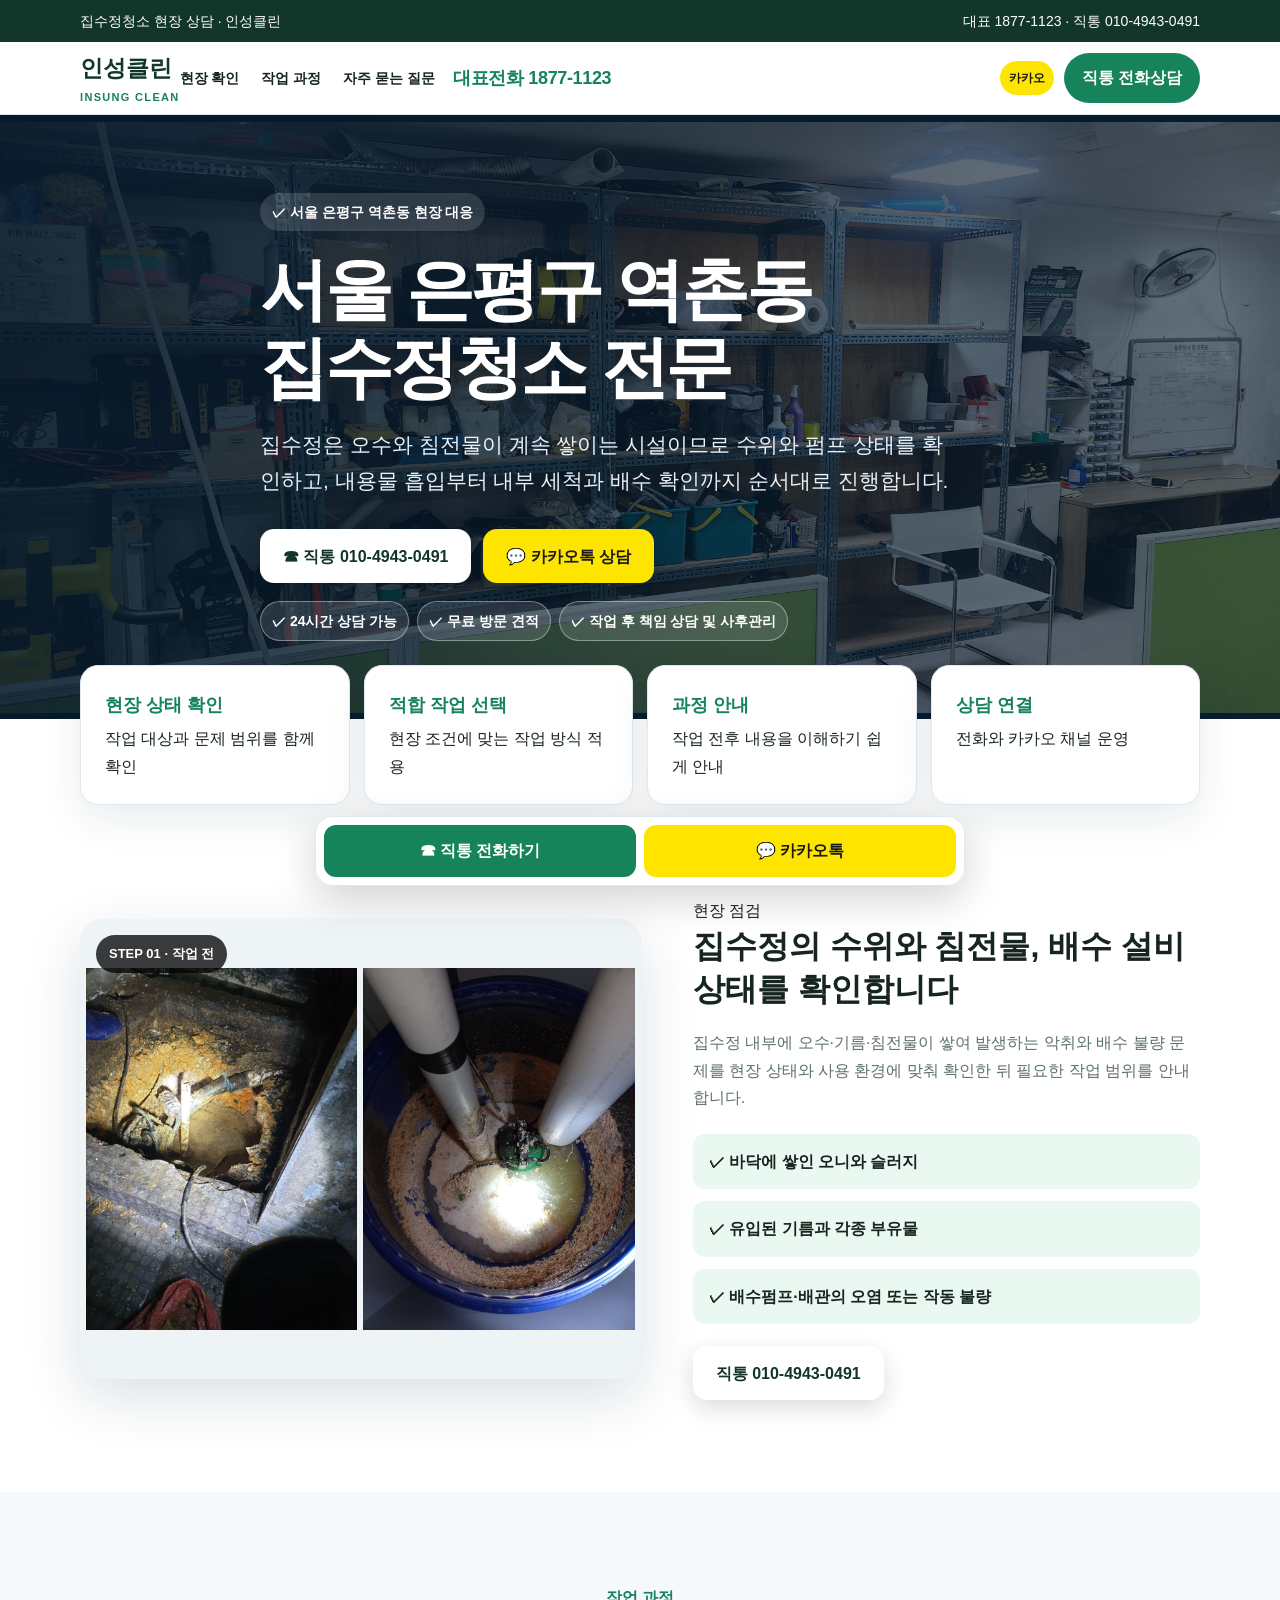
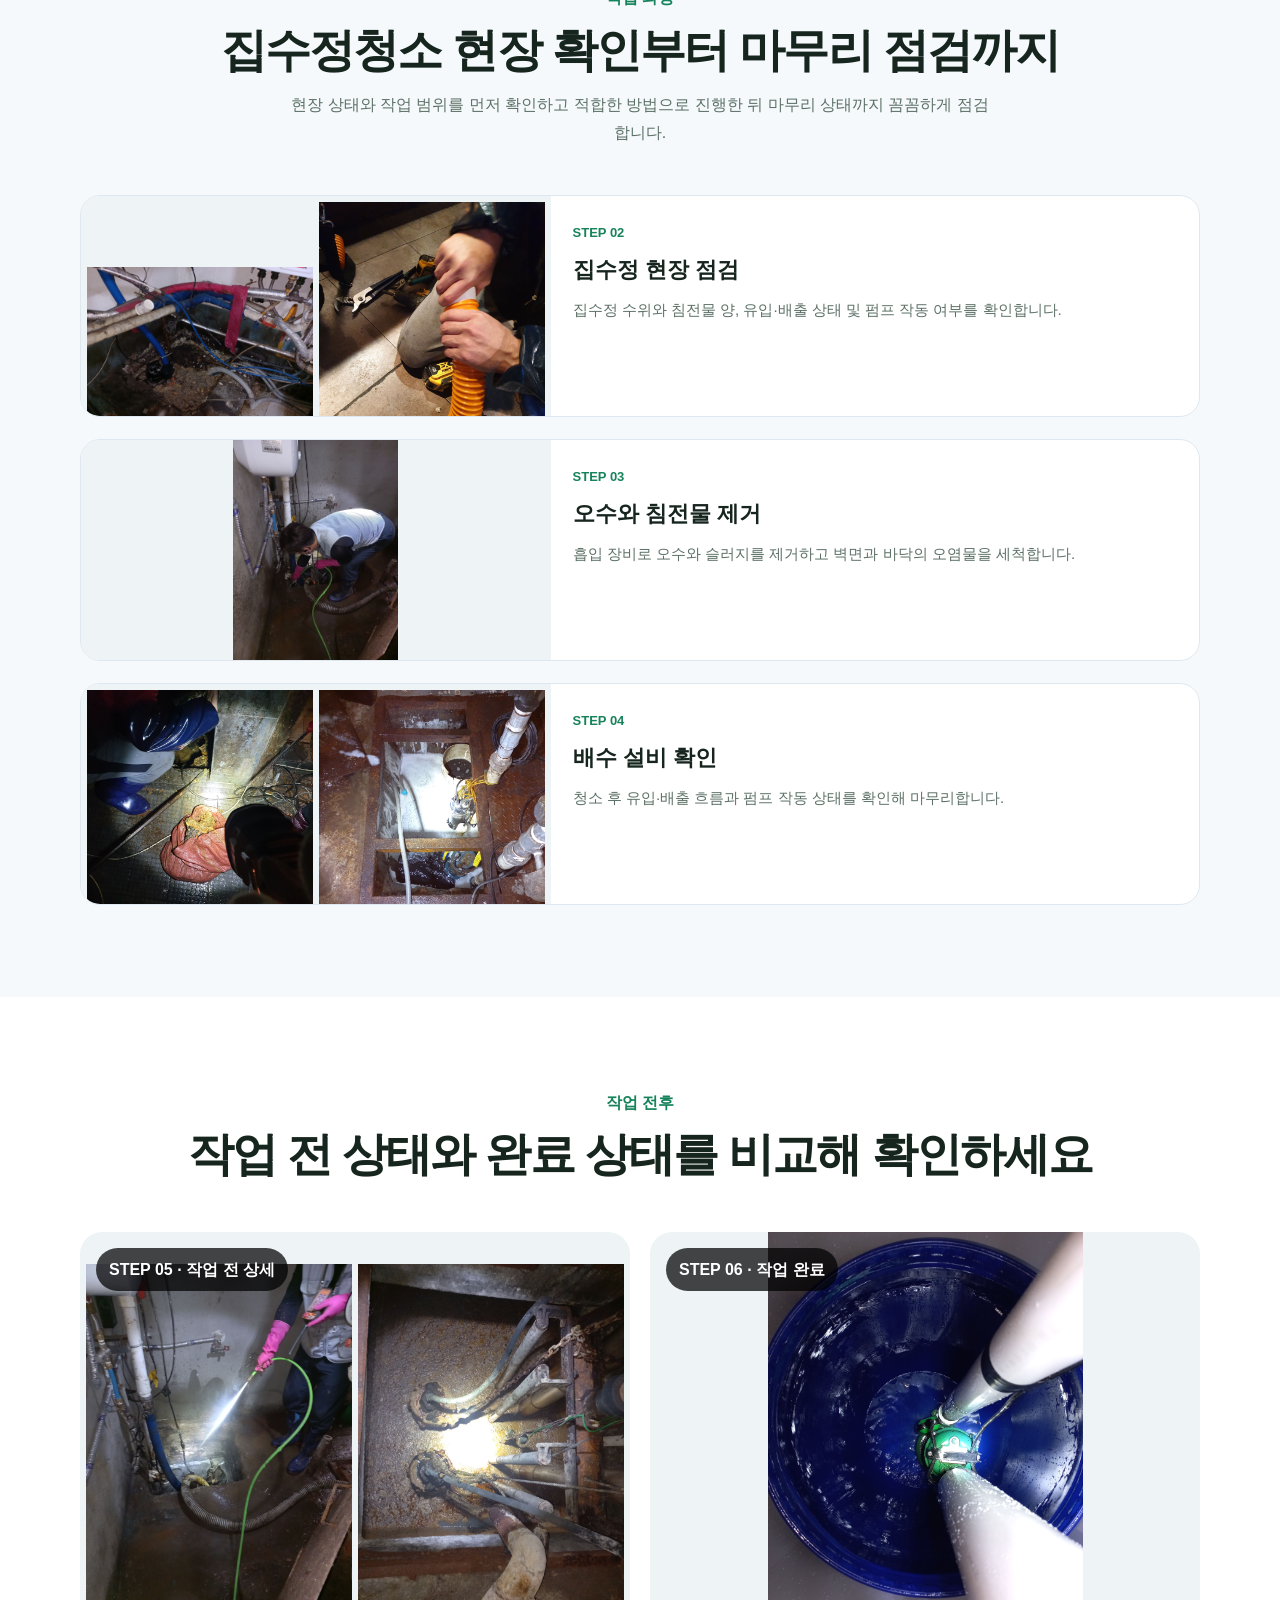
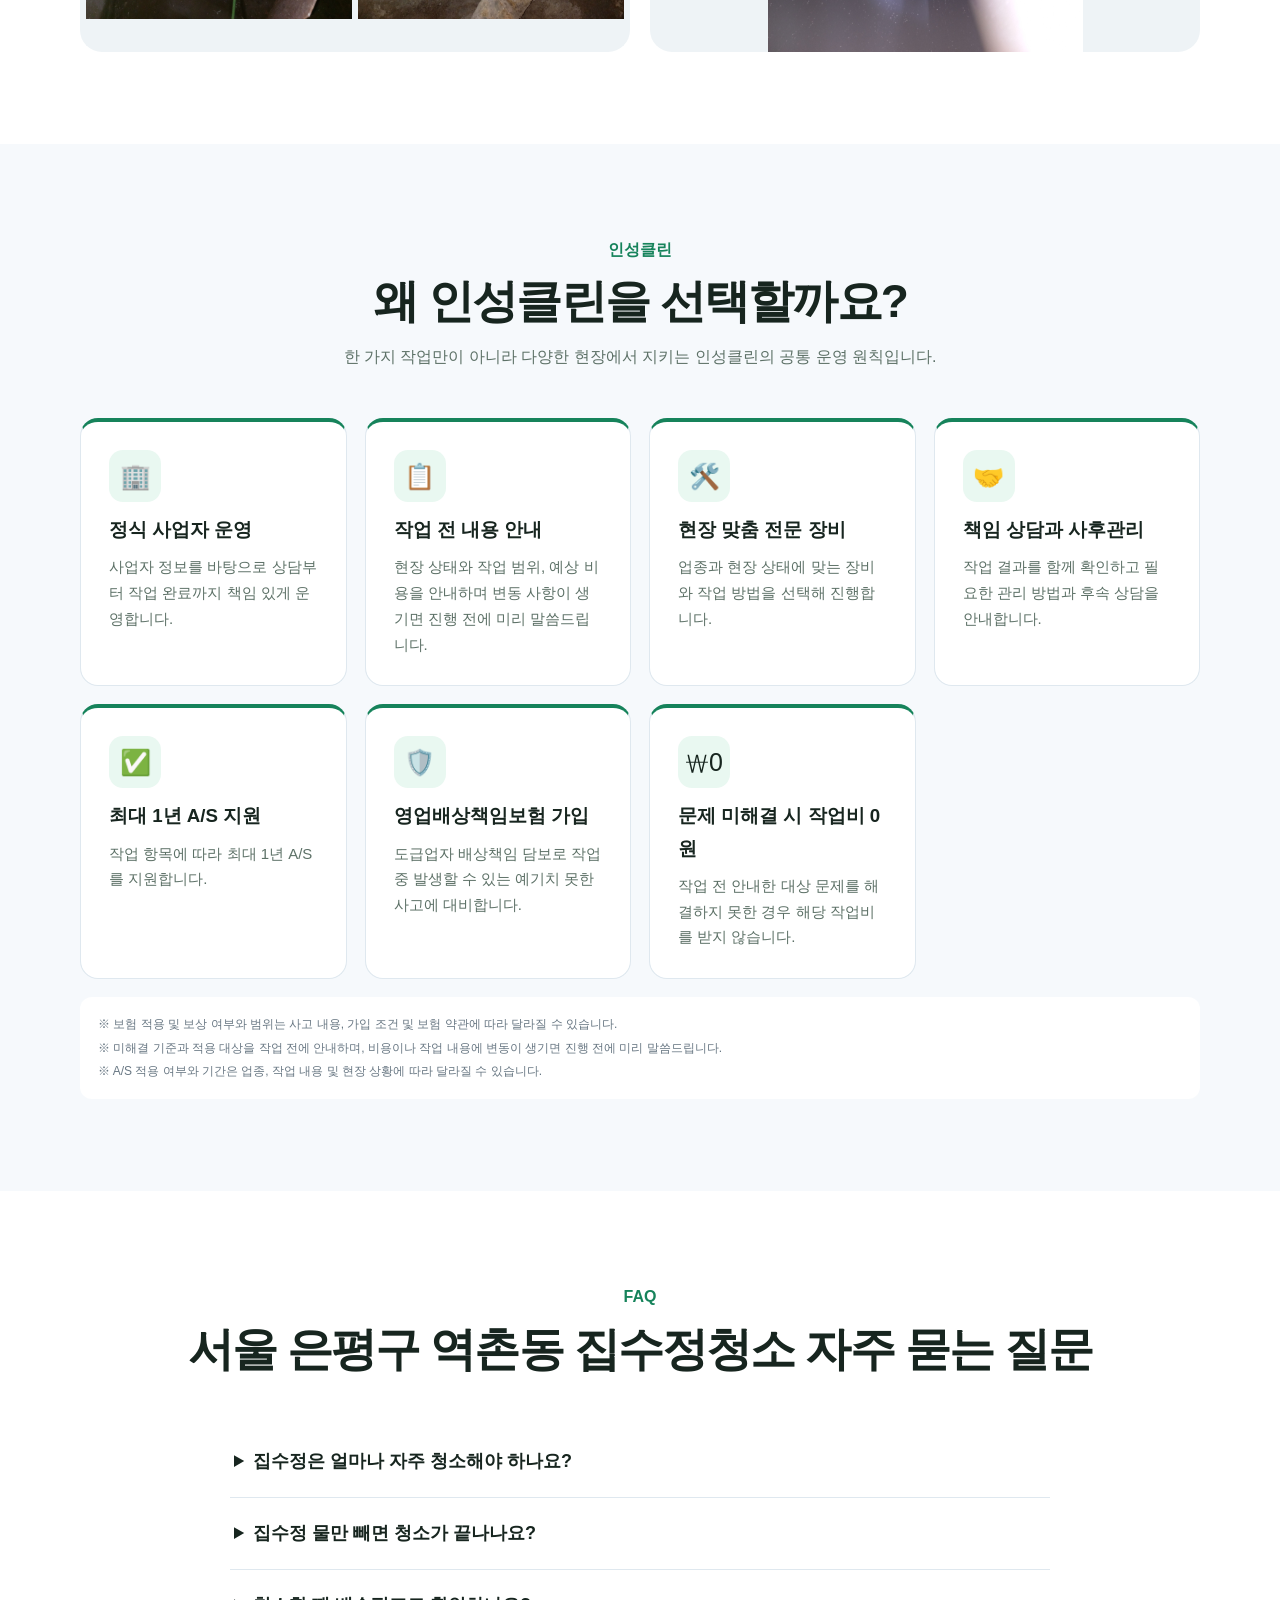
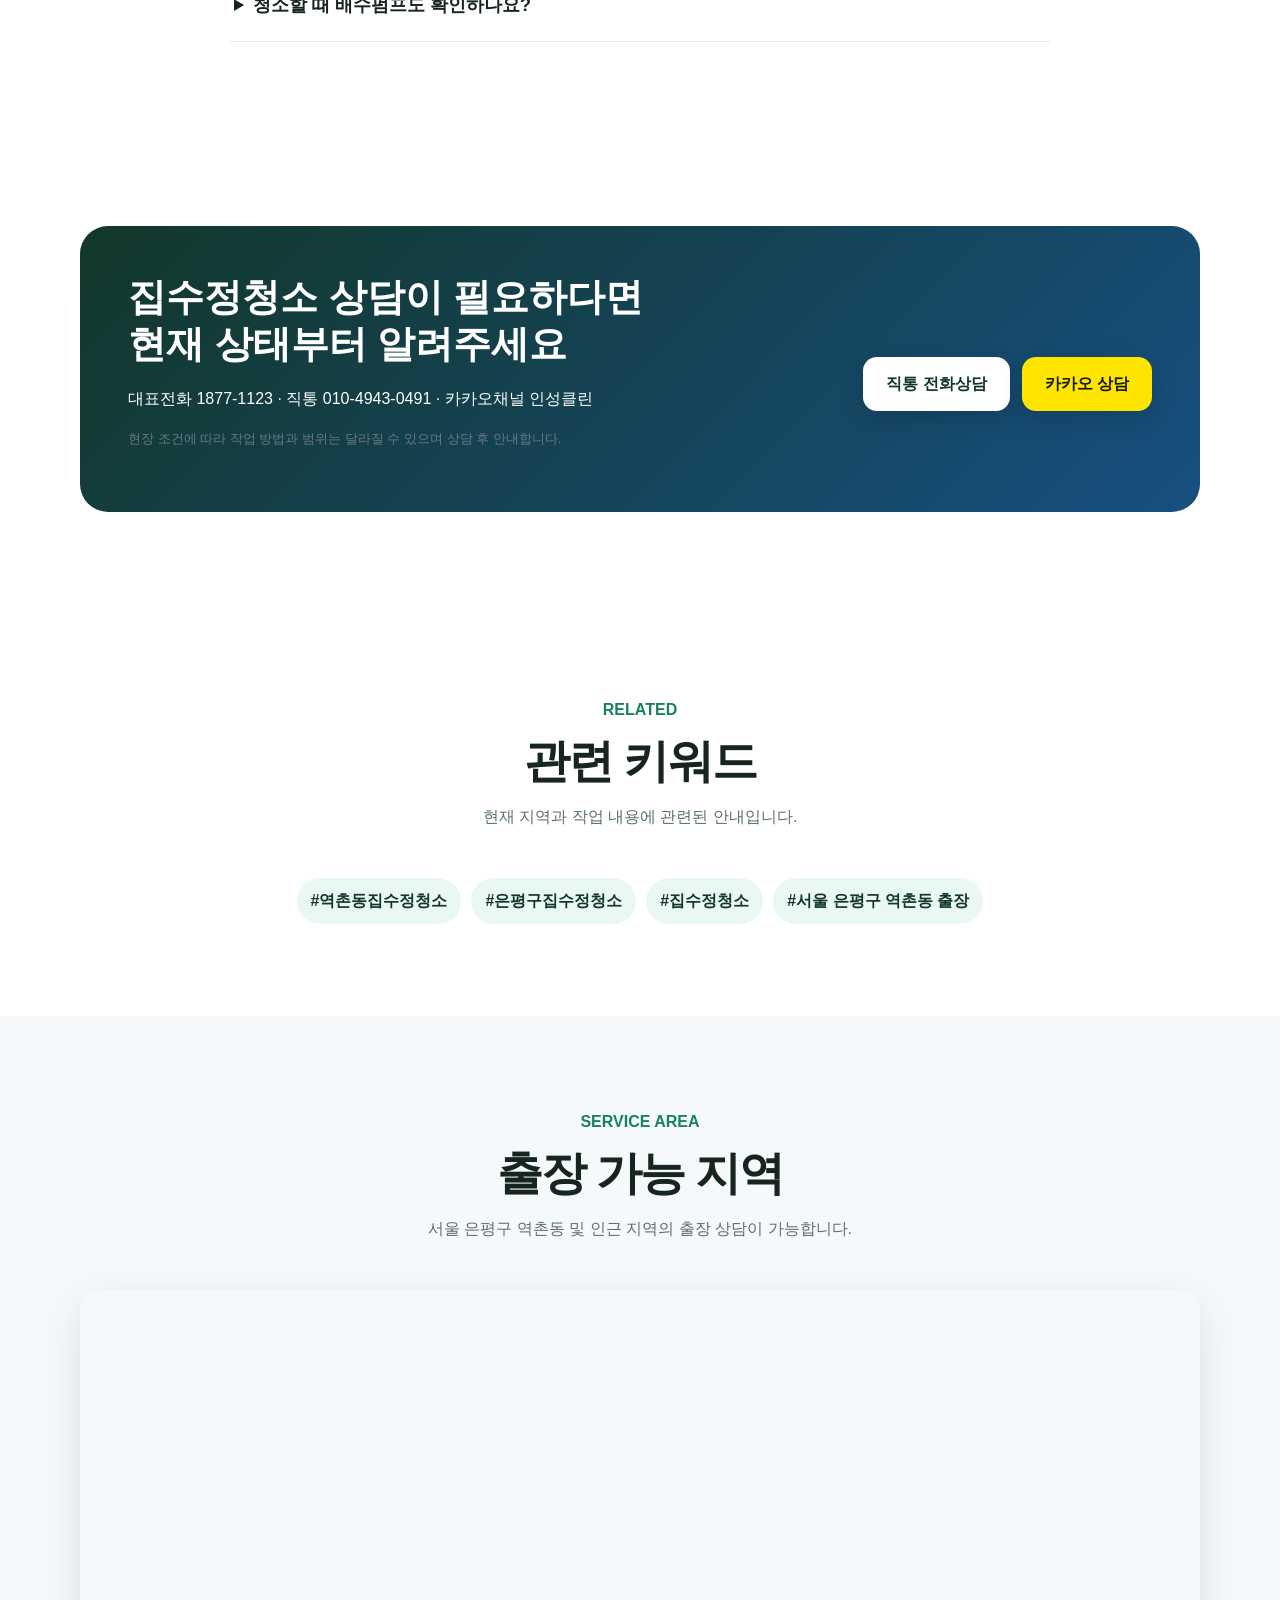
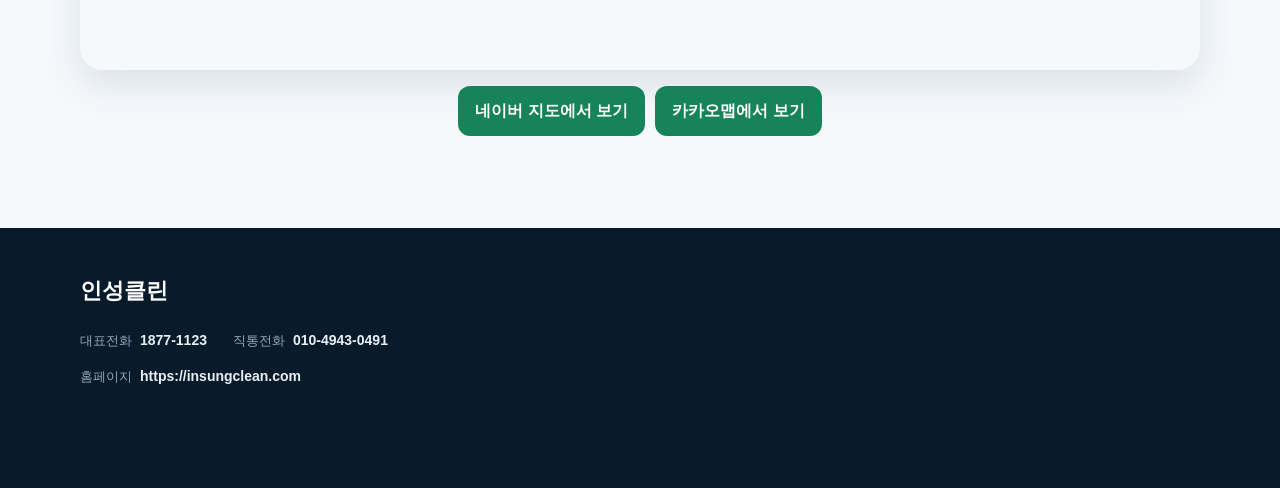
<file: pages/서울-은평구-역촌동-집수정청소/index.html>
<!doctype html>
<html lang="ko"><head><meta charset="utf-8"><meta name="viewport" content="width=device-width,initial-scale=1">
<title>서울 은평구 역촌동 집수정청소 전문 인성클린</title><meta name="description" content="서울 은평구 역촌동 집수정청소 현장 확인부터 맞춤 작업과 마무리 안내까지. 인성클린 대표 1877-1123 직통 010-4943-0491.">
<meta name="robots" content="index,follow"><meta property="og:title" content="서울 은평구 역촌동 집수정청소 전문 인성클린"><meta property="og:description" content="서울 은평구 역촌동 집수정청소 현장 점검과 작업 안내. 인성클린 대표 1877-1123, 직통 010-4943-0491."><meta property="og:type" content="website"><meta property="og:image" content="assets/images/hero.jpg">
<link rel="stylesheet" href="../../assets/css/style.css"><link rel="canonical" href="https://service.insungclean.com/pages/%EC%84%9C%EC%9A%B8-%EC%9D%80%ED%8F%89%EA%B5%AC-%EC%97%AD%EC%B4%8C%EB%8F%99-%EC%A7%91%EC%88%98%EC%A0%95%EC%B2%AD%EC%86%8C/">
<script type="application/ld+json">{"@context":"https://schema.org","@type":"LocalBusiness","name":"인성클린","telephone":"1877-1123","areaServed":"서울 은평구 역촌동","url":"https://service.insungclean.com/pages/%EC%84%9C%EC%9A%B8-%EC%9D%80%ED%8F%89%EA%B5%AC-%EC%97%AD%EC%B4%8C%EB%8F%99-%EC%A7%91%EC%88%98%EC%A0%95%EC%B2%AD%EC%86%8C/"}</script><style id="photo-step-label-style">
.photo{position:relative}.photo-stage-label{position:absolute;left:16px;top:16px;z-index:2;background:rgba(0,0,0,.76);color:#fff;padding:8px 13px;border-radius:999px;font-size:13px;font-weight:900}
</style><style id="brand-reason-style">
.why.brand-reasons{grid-template-columns:repeat(auto-fit,minmax(220px,1fr))}
.brand-reason-card{border-top:4px solid var(--blue)}.brand-reason-card span{display:flex;align-items:center;justify-content:center;width:52px;height:52px;border-radius:14px;background:var(--sky);font-size:25px}
.brand-reason-notice{margin-top:18px;padding:14px 18px;border-radius:12px;background:#fff;color:#687783;font-size:12px}.brand-reason-notice p{margin:3px 0}
</style><style id="generated-contact-style">
.header-socials{display:flex;align-items:center;gap:6px;margin-left:auto;margin-right:10px}.header-social-link{font-size:12px;font-weight:800;padding:7px 9px;border-radius:999px;background:var(--sky);color:var(--navy)}
.header-social-link.kakao{background:#fee500;color:#191919}.header-social-link.instagram{background:#f4e8ff;color:#8a2be2}.header-social-link.youtube{background:#fee2e2;color:#c00}
.header-social-link.threads{background:#e8eaed;color:#202124}.header-social-link.pending{opacity:.72;cursor:default}
.service-badges{display:flex;flex-wrap:wrap;gap:8px;margin-top:18px}.service-badges span{padding:7px 11px;border:1px solid rgba(255,255,255,.38);border-radius:999px;background:rgba(255,255,255,.12);font-size:14px;font-weight:800}
.fixed-cta.single-action{grid-template-columns:1fr}
@media(max-width:760px){.header-socials{display:none}.service-badges{gap:6px}.service-badges span{font-size:12px;padding:6px 9px}}
</style><style id="generated-homepage-style">.footer-home-link{color:inherit;text-decoration:none}</style><style id="footer-business-style">
.footer-company{display:block;margin-bottom:18px;color:#fff;font-size:22px}.footer-info-grid{display:flex;flex-wrap:wrap;gap:12px 26px}.footer-info-item{display:flex;gap:8px;align-items:baseline}.footer-info-item span{color:#91a6b5;font-size:13px}.footer-info-item strong{color:#e8f0f5;font-size:14px}.footer-info-item a{color:inherit;text-decoration:none}.footer-info-item:last-child{flex-basis:100%}
@media(max-width:600px){.footer-info-grid{display:grid;gap:9px}.footer-info-item{justify-content:space-between}.footer-info-item:last-child{display:block}.footer-info-item:last-child span{display:block;margin-bottom:3px}}
</style><style id="generated-style">
:root{--navy:#12372a;--blue:#16835b;--sky:#e9f8f1;--ink:#17251f;--muted:#5d7167;}
.layout-premium .section>.wrap,.layout-premium .contact-box{max-width:1180px}.layout-premium .why-card{box-shadow:0 18px 45px rgba(0,0,0,.10)}
.layout-review .faq details{background:var(--sky);border:0;border-radius:16px;padding:20px;margin:12px 0}.layout-review .why-card{border-left:5px solid var(--blue)}
.layout-magazine h1,.layout-magazine h2,.layout-magazine h3{font-family:Georgia,"Noto Serif KR",serif}.layout-magazine .step,.layout-magazine .why-card{border-radius:2px}
.layout-blog .wrap{--max:900px}.layout-blog .process{grid-template-columns:1fr}.layout-blog .step{display:grid;grid-template-columns:260px 1fr}
.layout-before-after .before-after{gap:8px}.layout-before-after .ba-card{border-radius:8px;box-shadow:0 16px 45px rgba(0,0,0,.18)}
.photos-grid .process{grid-template-columns:repeat(2,1fr)}.photos-grid .process .step:last-child{grid-column:1/-1}
.photos-vertical .process{grid-template-columns:1fr}.photos-vertical .step{display:grid;grid-template-columns:minmax(260px,42%) 1fr}
.photos-slider .process{display:flex;overflow-x:auto;scroll-snap-type:x mandatory;padding-bottom:12px}.photos-slider .step{min-width:min(82vw,430px);scroll-snap-align:start}
@media(max-width:600px){.layout-blog .step,.photos-vertical .step{display:block}.photos-grid .process{grid-template-columns:1fr}.photos-grid .process .step:last-child{grid-column:auto}}
</style><meta property="og:url" content="https://service.insungclean.com/pages/%EC%84%9C%EC%9A%B8-%EC%9D%80%ED%8F%89%EA%B5%AC-%EC%97%AD%EC%B4%8C%EB%8F%99-%EC%A7%91%EC%88%98%EC%A0%95%EC%B2%AD%EC%86%8C/"><style id="generated-seo-style">
.seo-tags{display:flex;flex-wrap:wrap;justify-content:center;gap:10px}.seo-tag{padding:9px 14px;border-radius:999px;background:var(--sky);color:var(--navy);font-weight:800}
.seo-map iframe{display:block;width:100%;height:380px;border:0;border-radius:22px;box-shadow:0 14px 40px rgba(16,42,67,.12)}
.seo-map-links{display:flex;justify-content:center;gap:10px;margin-top:16px}.seo-map-links a{padding:11px 17px;border-radius:12px;background:var(--blue);color:#fff;font-weight:800}
@media(max-width:600px){.seo-map iframe{height:300px}.seo-map-links{flex-direction:column;text-align:center}}
</style><style id="generated-hero-photo">.hero{background-image:linear-gradient(100deg,rgba(6,25,43,.90),rgba(6,25,43,.55)),url('images/00_COVER_대표-1.jpg')!important;}</style><style id="generated-collage-style">
.generated-collage{display:grid!important;grid-template-columns:repeat(2,1fr);gap:6px;overflow:hidden;width:100%;background:#eef3f6;padding:6px}
.generated-collage img{width:100%!important;height:100%!important;object-fit:contain!important;object-position:center!important;min-width:0;background:#fff}
.generated-collage.count-2{grid-template-columns:repeat(2,1fr)}
.generated-collage.count-3{grid-template-columns:1.35fr 1fr;grid-template-rows:1fr 1fr}
.generated-collage.count-3 img:first-child{grid-row:1/3}
.step>.generated-collage{height:220px}.ba-card>.generated-collage{height:420px}.photo>.generated-collage{height:460px}
@media(max-width:600px){.ba-card>.generated-collage{height:300px}.photo>.generated-collage{height:320px}}
</style><style id="photo-display-settings">
.hero{min-height:460px!important;background-size:100% 100%,contain!important;background-position:center,center!important;background-repeat:no-repeat,no-repeat!important;background-color:#0b2033!important}
.photo img,.step img,.ba-card img{object-fit:contain!important;object-position:center!important;background:#eef3f6}
</style></head>
<body class="layout-basic theme-green photos-vertical"><div class="topbar"><div class="wrap"><span>집수정청소 현장 상담 · 인성클린</span><span>대표 1877-1123 · 직통 010-4943-0491</span></div></div>
<header class="header"><div class="wrap"><a class="brand" href="https://insungclean.com">인성클린<small>INSUNG CLEAN</small></a><nav class="nav"><a href="#diagnosis">현장 확인</a><a href="#process">작업 과정</a><a href="#faq">자주 묻는 질문</a></nav><span class="header-main-phone">대표전화 1877-1123</span><div class="header-socials"><a class="header-social-link kakao" href="http://pf.kakao.com/_xbuxann/chat" target="_blank" rel="noopener">카카오</a></div><a class="header-call" href="tel:010-4943-0491">직통 전화상담</a></div></header>
<main><section class="hero"><div class="wrap hero-inner"><span class="eyebrow">✓ 서울 은평구 역촌동 현장 대응</span><h1>서울 은평구 역촌동<br>집수정청소 전문</h1><p>집수정은 오수와 침전물이 계속 쌓이는 시설이므로 수위와 펌프 상태를 확인하고, 내용물 흡입부터 내부 세척과 배수 확인까지 순서대로 진행합니다.</p><div class="cta-row"><a class="btn btn-phone" href="tel:010-4943-0491">☎ 직통 010-4943-0491</a><a class="btn btn-kakao" href="http://pf.kakao.com/_xbuxann/chat" rel="noopener">💬 카카오톡 상담</a></div><div class="service-badges"><span>✓ 24시간 상담 가능</span><span>✓ 무료 방문 견적</span><span>✓ 작업 후 책임 상담 및 사후관리</span></div></div></section>
<div class="wrap trust"><div class="trust-card"><b>현장 상태 확인</b><span>작업 대상과 문제 범위를 함께 확인</span></div><div class="trust-card"><b>적합 작업 선택</b><span>현장 조건에 맞는 작업 방식 적용</span></div><div class="trust-card"><b>과정 안내</b><span>작업 전후 내용을 이해하기 쉽게 안내</span></div><div class="trust-card"><b>상담 연결</b><span>전화와 카카오 채널 운영</span></div></div>
<section class="section" id="diagnosis"><div class="wrap split"><div class="photo"><span class="photo-stage-label">STEP 01 · 작업 전</span><div class="generated-collage count-2"><img src="images/01_STEP1_작업전-1.jpg" alt="집수정청소 작업 전"><img src="images/01_STEP1_작업전-2.jpg" alt="집수정청소 작업 전"></div></div><div class="content"><span class="tag">현장 점검</span><h3>집수정의 수위와 침전물, 배수 설비 상태를 확인합니다</h3><p>집수정 내부에 오수·기름·침전물이 쌓여 발생하는 악취와 배수 불량 문제를 현장 상태와 사용 환경에 맞춰 확인한 뒤 필요한 작업 범위를 안내합니다.</p><div class="checks"><div class="check">✓ 바닥에 쌓인 오니와 슬러지</div><div class="check">✓ 유입된 기름과 각종 부유물</div><div class="check">✓ 배수펌프·배관의 오염 또는 작동 불량</div></div><a class="btn btn-phone" href="tel:010-4943-0491">직통 010-4943-0491</a></div></div></section>
<section class="section alt" id="process"><div class="wrap"><div class="section-title"><span class="tag">작업 과정</span><h2>집수정청소 현장 확인부터 마무리 점검까지</h2><p>현장 상태와 작업 범위를 먼저 확인하고 적합한 방법으로 진행한 뒤 마무리 상태까지 꼼꼼하게 점검합니다.</p></div><div class="process"><article class="step"><div class="generated-collage count-2"><img src="images/02_STEP2_점검-1.jpg" alt="집수정청소 현장 점검"><img src="images/02_STEP2_점검-2.jpg" alt="집수정청소 현장 점검"></div><div class="step-body"><span class="step-num">STEP 02</span><h3>집수정 현장 점검</h3><p>집수정 수위와 침전물 양, 유입·배출 상태 및 펌프 작동 여부를 확인합니다.</p></div></article><article class="step"><img src="images/03_STEP3_장비-1.jpg" alt="집수정청소 작업 준비"><div class="step-body"><span class="step-num">STEP 03</span><h3>오수와 침전물 제거</h3><p>흡입 장비로 오수와 슬러지를 제거하고 벽면과 바닥의 오염물을 세척합니다.</p></div></article><article class="step"><div class="generated-collage count-2"><img src="images/04_STEP4_작업중-1.jpg" alt="집수정청소 작업 중"><img src="images/04_STEP4_작업중-2.jpg" alt="집수정청소 작업 중"></div><div class="step-body"><span class="step-num">STEP 04</span><h3>배수 설비 확인</h3><p>청소 후 유입·배출 흐름과 펌프 작동 상태를 확인해 마무리합니다.</p></div></article></div></div></section>
<section class="section"><div class="wrap"><div class="section-title"><span class="tag">작업 전후</span><h2>작업 전 상태와 완료 상태를 비교해 확인하세요</h2></div><div class="before-after"><div class="ba-card"><div class="generated-collage count-2"><img src="images/05_STEP5_작업전상세-1.jpg" alt="집수정청소 작업 전 상세"><img src="images/05_STEP5_작업전상세-2.jpg" alt="집수정청소 작업 전 상세"></div><span class="ba-label">STEP 05 · 작업 전 상세</span></div><div class="ba-card"><img src="images/06_STEP6_작업완료-1.jpg" alt="집수정청소 작업 완료"><span class="ba-label">STEP 06 · 작업 완료</span></div></div></div></section>
<section class="section alt"><div class="wrap"><div class="section-title"><span class="tag">인성클린</span><h2>왜 인성클린을 선택할까요?</h2><p>한 가지 작업만이 아니라 다양한 현장에서 지키는 인성클린의 공통 운영 원칙입니다.</p></div><div class="why brand-reasons"><article class="why-card brand-reason-card"><span>🏢</span><h3>정식 사업자 운영</h3><p>사업자 정보를 바탕으로 상담부터 작업 완료까지 책임 있게 운영합니다.</p></article><article class="why-card brand-reason-card"><span>📋</span><h3>작업 전 내용 안내</h3><p>현장 상태와 작업 범위, 예상 비용을 안내하며 변동 사항이 생기면 진행 전에 미리 말씀드립니다.</p></article><article class="why-card brand-reason-card"><span>🛠️</span><h3>현장 맞춤 전문 장비</h3><p>업종과 현장 상태에 맞는 장비와 작업 방법을 선택해 진행합니다.</p></article><article class="why-card brand-reason-card"><span>🤝</span><h3>책임 상담과 사후관리</h3><p>작업 결과를 함께 확인하고 필요한 관리 방법과 후속 상담을 안내합니다.</p></article><article class="why-card brand-reason-card"><span>✅</span><h3>최대 1년 A/S 지원</h3><p>작업 항목에 따라 최대 1년 A/S를 지원합니다.</p></article><article class="why-card brand-reason-card"><span>🛡️</span><h3>영업배상책임보험 가입</h3><p>도급업자 배상책임 담보로 작업 중 발생할 수 있는 예기치 못한 사고에 대비합니다.</p></article><article class="why-card brand-reason-card"><span>₩0</span><h3>문제 미해결 시 작업비 0원</h3><p>작업 전 안내한 대상 문제를 해결하지 못한 경우 해당 작업비를 받지 않습니다.</p></article></div><div class="brand-reason-notice"><p>※ 보험 적용 및 보상 여부와 범위는 사고 내용, 가입 조건 및 보험 약관에 따라 달라질 수 있습니다.</p><p>※ 미해결 기준과 적용 대상을 작업 전에 안내하며, 비용이나 작업 내용에 변동이 생기면 진행 전에 미리 말씀드립니다.</p><p>※ A/S 적용 여부와 기간은 업종, 작업 내용 및 현장 상황에 따라 달라질 수 있습니다.</p></div></div></section>
<section class="section" id="faq"><div class="wrap"><div class="section-title"><span class="tag">FAQ</span><h2>서울 은평구 역촌동 집수정청소 자주 묻는 질문</h2></div><div class="faq"><details><summary>집수정은 얼마나 자주 청소해야 하나요?</summary><p>사용량과 유입되는 오염물에 따라 다르므로 수위 상승, 악취, 펌프 작동 횟수와 침전물 상태를 기준으로 점검 주기를 정하는 것이 좋습니다.</p></details><details><summary>집수정 물만 빼면 청소가 끝나나요?</summary><p>물만 배출하면 바닥과 벽면의 오니가 남을 수 있어 침전물 흡입과 내부 세척이 함께 필요할 수 있습니다.</p></details><details><summary>청소할 때 배수펌프도 확인하나요?</summary><p>청소 전후로 펌프 작동과 유입·배출 상태를 확인하며 이상이 있으면 별도 점검이 필요한 부분을 안내합니다.</p></details></div></div></section>
<section class="section"><div class="wrap contact-box"><div><h2>집수정청소 상담이 필요하다면<br>현재 상태부터 알려주세요</h2><p>대표전화 1877-1123 · 직통 010-4943-0491 · 카카오채널 인성클린</p><p class="notice">현장 조건에 따라 작업 방법과 범위는 달라질 수 있으며 상담 후 안내합니다.</p></div><div class="cta-row"><a class="btn btn-phone" href="tel:010-4943-0491">직통 전화상담</a><a class="btn btn-kakao" href="http://pf.kakao.com/_xbuxann/chat" rel="noopener">카카오 상담</a></div></div></section><section class="section seo-related"><div class="wrap"><div class="section-title"><span class="tag">RELATED</span><h2>관련 키워드</h2><p>현재 지역과 작업 내용에 관련된 안내입니다.</p></div><div class="seo-tags"><span class="seo-tag">#역촌동집수정청소</span><span class="seo-tag">#은평구집수정청소</span><span class="seo-tag">#집수정청소</span><span class="seo-tag">#서울 은평구 역촌동 출장</span></div></div></section><section class="section alt seo-map"><div class="wrap"><div class="section-title"><span class="tag">SERVICE AREA</span><h2>출장 가능 지역</h2><p>서울 은평구 역촌동 및 인근 지역의 출장 상담이 가능합니다.</p></div><iframe title="출장 가능 지역" loading="lazy" src="https://www.google.com/maps?q=%EC%84%9C%EC%9A%B8%20%EC%9D%80%ED%8F%89%EA%B5%AC%20%EC%97%AD%EC%B4%8C%EB%8F%99&amp;output=embed"></iframe><div class="seo-map-links"><a href="https://map.naver.com/p/search/%EC%84%9C%EC%9A%B8%20%EC%9D%80%ED%8F%89%EA%B5%AC%20%EC%97%AD%EC%B4%8C%EB%8F%99" target="_blank" rel="noopener">네이버 지도에서 보기</a><a href="https://map.kakao.com/?q=%EC%84%9C%EC%9A%B8%20%EC%9D%80%ED%8F%89%EA%B5%AC%20%EC%97%AD%EC%B4%8C%EB%8F%99" target="_blank" rel="noopener">카카오맵에서 보기</a></div></div></section></main>
<footer class="footer"><div class="wrap"><b class="footer-company">인성클린</b><div class="footer-info-grid"><div class="footer-info-item"><span>대표전화</span><strong>1877-1123</strong></div><div class="footer-info-item"><span>직통전화</span><strong><a href="tel:01049430491">010-4943-0491</a></strong></div><div class="footer-info-item"><span>홈페이지</span><strong><a href="https://insungclean.com">https://insungclean.com</a></strong></div></div></div></footer>
<div class="fixed-cta"><a class="fixed-phone" href="tel:010-4943-0491">☎ 직통 전화하기</a><a class="fixed-kakao" href="http://pf.kakao.com/_xbuxann/chat" rel="noopener">💬 카카오톡</a></div></body></html>
</file>
<file: assets/css/style.css>
:root{--navy:#102a43;--blue:#0b67c2;--sky:#eaf5ff;--yellow:#fee500;--ink:#17202a;--muted:#607080;--line:#dfe8ef;--white:#fff;--max:1120px}
*{box-sizing:border-box}html{scroll-behavior:smooth}body{margin:0;font-family:Pretendard,"Noto Sans KR",Arial,sans-serif;color:var(--ink);line-height:1.72;background:#fff}a{text-decoration:none;color:inherit}img{max-width:100%;display:block}button,a{touch-action:manipulation}.wrap{width:min(calc(100% - 36px),var(--max));margin:auto}.topbar{background:var(--navy);color:#fff;font-size:14px}.topbar .wrap{display:flex;justify-content:space-between;gap:16px;padding:9px 0}.header{position:sticky;top:0;z-index:20;background:rgba(255,255,255,.96);border-bottom:1px solid var(--line);backdrop-filter:blur(8px)}.header .wrap{display:flex;align-items:center;justify-content:space-between;min-height:72px}.brand{font-size:23px;font-weight:900;color:var(--navy)}.brand small{display:block;font-size:11px;letter-spacing:.12em;color:var(--blue)}.nav{display:flex;gap:22px;font-size:14px;font-weight:700}.header-call{background:var(--blue);color:#fff;padding:11px 18px;border-radius:999px;font-weight:800}.hero{background:linear-gradient(100deg,rgba(6,25,43,.90),rgba(6,25,43,.55)),url('../images/hero.jpg') center/cover;min-height:610px;display:flex;align-items:center;color:#fff}.hero-inner{max-width:760px;padding:78px 0}.eyebrow{display:inline-flex;align-items:center;gap:8px;padding:7px 12px;border-radius:999px;background:rgba(255,255,255,.14);font-size:14px;font-weight:800}.hero h1{font-size:clamp(38px,6vw,68px);line-height:1.14;margin:20px 0 18px;letter-spacing:-.045em}.hero p{font-size:clamp(17px,2vw,21px);max-width:690px;color:#e9f2fa}.cta-row{display:flex;flex-wrap:wrap;gap:12px;margin-top:30px}.btn{display:inline-flex;align-items:center;justify-content:center;min-height:54px;padding:0 23px;border-radius:14px;font-weight:900;box-shadow:0 8px 24px rgba(0,0,0,.14)}.btn-phone{background:#fff;color:var(--navy)}.btn-kakao{background:var(--yellow);color:#191919}.trust{display:grid;grid-template-columns:repeat(4,1fr);gap:14px;margin-top:-54px;position:relative;z-index:2}.trust-card{background:#fff;border:1px solid var(--line);border-radius:18px;padding:24px;box-shadow:0 14px 40px rgba(16,42,67,.09)}.trust-card b{display:block;color:var(--blue);font-size:18px;margin-bottom:4px}.section{padding:92px 0}.section.alt{background:#f6f9fc}.section-title{text-align:center;margin-bottom:48px}.section-title .tag{color:var(--blue);font-weight:900}.section-title h2{font-size:clamp(30px,4vw,46px);line-height:1.25;margin:10px 0 12px;letter-spacing:-.04em}.section-title p{color:var(--muted);max-width:700px;margin:auto}.split{display:grid;grid-template-columns:1.05fr .95fr;gap:52px;align-items:center}.photo{border-radius:24px;overflow:hidden;box-shadow:0 18px 55px rgba(16,42,67,.15);background:#d9e4ec}.photo img{width:100%;height:460px;object-fit:cover}.content h3{font-size:32px;line-height:1.35;margin:0 0 18px}.content p{color:var(--muted)}.checks{display:grid;gap:12px;margin:22px 0}.check{display:flex;gap:12px;padding:14px 16px;background:var(--sky);border-radius:12px;font-weight:700}.process{display:grid;grid-template-columns:repeat(3,1fr);gap:22px}.step{border:1px solid var(--line);border-radius:20px;overflow:hidden;background:#fff}.step img{width:100%;height:220px;object-fit:cover}.step-body{padding:22px}.step-num{color:var(--blue);font-weight:900;font-size:13px}.step h3{margin:6px 0 8px;font-size:22px}.step p{margin:0;color:var(--muted);font-size:15px}.before-after{display:grid;grid-template-columns:1fr 1fr;gap:20px}.ba-card{position:relative;border-radius:22px;overflow:hidden}.ba-card img{width:100%;height:420px;object-fit:cover}.ba-label{position:absolute;left:16px;top:16px;background:rgba(0,0,0,.72);color:#fff;padding:8px 13px;border-radius:999px;font-weight:900}.why{display:grid;grid-template-columns:repeat(4,1fr);gap:18px}.why-card{padding:28px;border:1px solid var(--line);border-radius:18px;background:#fff}.why-card span{font-size:32px}.why-card h3{margin:12px 0 8px}.why-card p{margin:0;color:var(--muted);font-size:15px}.faq{max-width:820px;margin:auto}.faq details{border-bottom:1px solid var(--line);padding:20px 4px}.faq summary{cursor:pointer;font-weight:900;font-size:18px}.faq p{color:var(--muted);padding-right:20px}.contact-box{background:linear-gradient(135deg,var(--navy),#174f80);color:#fff;border-radius:28px;padding:48px;display:grid;grid-template-columns:1fr auto;gap:28px;align-items:center}.contact-box h2{font-size:38px;line-height:1.25;margin:0 0 10px}.footer{background:#091b2b;color:#c5d2dc;padding:44px 0 100px}.footer b{color:#fff}.fixed-cta{position:fixed;z-index:30;left:50%;bottom:14px;transform:translateX(-50%);width:min(calc(100% - 24px),650px);display:grid;grid-template-columns:1fr 1fr;gap:8px;padding:8px;background:rgba(255,255,255,.94);border:1px solid var(--line);border-radius:18px;box-shadow:0 12px 40px rgba(0,0,0,.18);backdrop-filter:blur(10px)}.fixed-cta a{min-height:52px;border-radius:12px;display:flex;align-items:center;justify-content:center;font-weight:900}.fixed-phone{background:var(--blue);color:#fff}.fixed-kakao{background:var(--yellow);color:#191919}.notice{font-size:13px;color:#6b7785;margin-top:12px}
@media(max-width:900px){.nav{display:none}.trust{grid-template-columns:1fr 1fr}.split{grid-template-columns:1fr}.process{grid-template-columns:1fr}.why{grid-template-columns:1fr 1fr}.contact-box{grid-template-columns:1fr}.photo img{height:380px}}
@media(max-width:600px){.topbar .wrap{display:block;text-align:center}.header .wrap{min-height:62px}.header-call{display:none}.hero{min-height:570px}.hero-inner{padding:62px 0 92px}.hero h1{font-size:40px}.cta-row .btn{width:100%}.trust{grid-template-columns:1fr;margin-top:-34px}.section{padding:70px 0}.split{gap:28px}.photo img,.ba-card img{height:300px}.before-after{grid-template-columns:1fr}.why{grid-template-columns:1fr}.contact-box{padding:30px 24px}.contact-box h2{font-size:30px}.fixed-cta{bottom:8px}.wrap{width:min(calc(100% - 24px),var(--max))}}
.assurance-section{background:linear-gradient(180deg,#f7fbfa,#eef8f4)}.assurance-grid{display:grid;grid-template-columns:1fr 1fr;gap:20px}.assurance-grid.single{grid-template-columns:minmax(0,760px);justify-content:center}.assurance-card{display:flex;gap:18px;align-items:flex-start;padding:28px;background:#fff;border:1px solid #dce8e4;border-radius:20px;box-shadow:0 14px 35px rgba(15,82,63,.08)}.assurance-card.insurance{border-top:5px solid #168a65}.assurance-card.zero-fee{border-top:5px solid #2468b4}.assurance-icon{display:flex;align-items:center;justify-content:center;flex:0 0 58px;height:58px;border-radius:16px;background:#e8f6f1;color:#137454;font-size:25px;font-weight:900}.zero-fee .assurance-icon{background:#eaf2fb;color:#2468b4;font-size:19px}.assurance-card b{display:block;color:#17324d;font-size:22px;line-height:1.3}.assurance-card strong{display:block;color:#168a65;margin-top:5px}.zero-fee strong{color:#2468b4}.assurance-card p{margin:10px 0 0;color:#607080;font-size:15px}.assurance-notice{margin-top:18px;padding:14px 18px;background:rgba(255,255,255,.72);border-radius:12px;color:#687783;font-size:12px}.assurance-notice p{margin:3px 0}
@media(max-width:760px){.assurance-grid{grid-template-columns:1fr}.assurance-card{padding:22px 18px}.assurance-card b{font-size:19px}}
.header-main-phone{margin-left:18px;color:var(--blue);font-size:18px;font-weight:900;letter-spacing:-.02em;white-space:nowrap}
@media(max-width:1100px){.header-socials{display:none!important}}
@media(max-width:900px){.header-main-phone{margin-left:auto;margin-right:12px}}
@media(max-width:600px){.header-main-phone{font-size:15px;margin-right:0}}
.photo{position:relative}.photo-stage-label{position:absolute;left:16px;top:16px;z-index:2;background:rgba(0,0,0,.76);color:#fff;padding:8px 13px;border-radius:999px;font-size:13px;font-weight:900}
.hero{min-height:460px;background-size:100% 100%,contain;background-position:center,center;background-repeat:no-repeat,no-repeat;background-color:#0b2033}.photo img,.step img,.ba-card img{object-fit:contain;background:#eef3f6}
.why.brand-reasons{grid-template-columns:repeat(auto-fit,minmax(220px,1fr))}.brand-reason-card{border-top:4px solid var(--blue)}.brand-reason-card span{display:flex;align-items:center;justify-content:center;width:52px;height:52px;border-radius:14px;background:var(--sky);font-size:25px}.brand-reason-notice{margin-top:18px;padding:14px 18px;border-radius:12px;background:#fff;color:#687783;font-size:12px}.brand-reason-notice p{margin:3px 0}
</file>
<file: assets/css/home.css>
.home-hero{position:relative;min-height:650px;display:flex;align-items:center;color:#fff;background:linear-gradient(90deg,rgba(5,25,43,.94) 0%,rgba(5,25,43,.76) 48%,rgba(5,25,43,.25) 100%),url("../images/hero.jpg") center/cover no-repeat}
.home-hero .hero-inner{max-width:760px}.home-hero h1 strong{color:#6fc8ff}.hero-points{display:flex;flex-wrap:wrap;gap:9px;margin-top:22px}.hero-points span{padding:8px 12px;border:1px solid rgba(255,255,255,.25);border-radius:999px;background:rgba(255,255,255,.1);font-size:13px;font-weight:800}
.home-services{display:grid;grid-template-columns:repeat(3,1fr);gap:18px}.service-card{position:relative;min-height:220px;padding:28px;border:1px solid var(--line);border-radius:22px;background:#fff;box-shadow:0 12px 35px rgba(16,42,67,.06);transition:.2s}.service-card:hover{transform:translateY(-4px);border-color:#a8cff2;box-shadow:0 18px 40px rgba(16,42,67,.11)}.service-icon{display:flex;align-items:center;justify-content:center;width:54px;height:54px;border-radius:16px;background:var(--sky);font-size:26px}.service-card h3{margin:16px 0 8px;font-size:22px}.service-card p{margin:0;color:var(--muted);font-size:15px}.service-card .more{display:block;margin-top:16px;color:var(--blue);font-size:14px;font-weight:900}
.promise-grid{display:grid;grid-template-columns:repeat(4,1fr);gap:16px}.promise-card{padding:24px;border-radius:20px;background:#fff;border:1px solid var(--line);border-top:4px solid var(--blue)}.promise-card span{font-size:27px}.promise-card h3{margin:10px 0 7px;font-size:19px}.promise-card p{margin:0;color:var(--muted);font-size:14px}.promise-notice{margin-top:20px;padding:16px 18px;border-radius:14px;background:#fff;color:#687783;font-size:12px}.promise-notice p{margin:4px 0}
.area-list{display:grid;grid-template-columns:repeat(2,1fr);gap:14px;max-width:920px;margin:auto}.area-link{display:flex;align-items:center;justify-content:space-between;gap:18px;padding:19px 22px;border:1px solid var(--line);border-radius:16px;background:#fff;font-weight:800}.area-link span{color:var(--blue);font-size:13px}.area-link:hover{border-color:#8dbfe9;background:#f8fcff}
.home-process{display:grid;grid-template-columns:repeat(4,1fr);gap:16px}.home-process article{padding:24px;border-radius:18px;background:#fff;border:1px solid var(--line)}.home-process b{display:block;color:var(--blue);font-size:13px}.home-process h3{margin:7px 0;font-size:19px}.home-process p{margin:0;color:var(--muted);font-size:14px}
.brand-white{color:#fff}.brand-white small{color:#77ccff}.home-footer-grid{display:flex;justify-content:space-between;gap:28px;align-items:flex-start}.home-footer-links{display:flex;flex-wrap:wrap;gap:14px;font-size:13px}
@media(max-width:900px){.home-services{grid-template-columns:1fr 1fr}.promise-grid,.home-process{grid-template-columns:1fr 1fr}.home-hero{min-height:610px}.home-footer-grid{display:block}.home-footer-links{margin-top:20px}}
@media(max-width:600px){.home-services,.promise-grid,.home-process,.area-list{grid-template-columns:1fr}.home-hero{min-height:620px;background-position:62% center}.home-hero h1{font-size:40px}.service-card{min-height:auto}.area-link{align-items:flex-start}.hero-points{display:grid;grid-template-columns:1fr 1fr}.hero-points span{text-align:center}}
</file>
